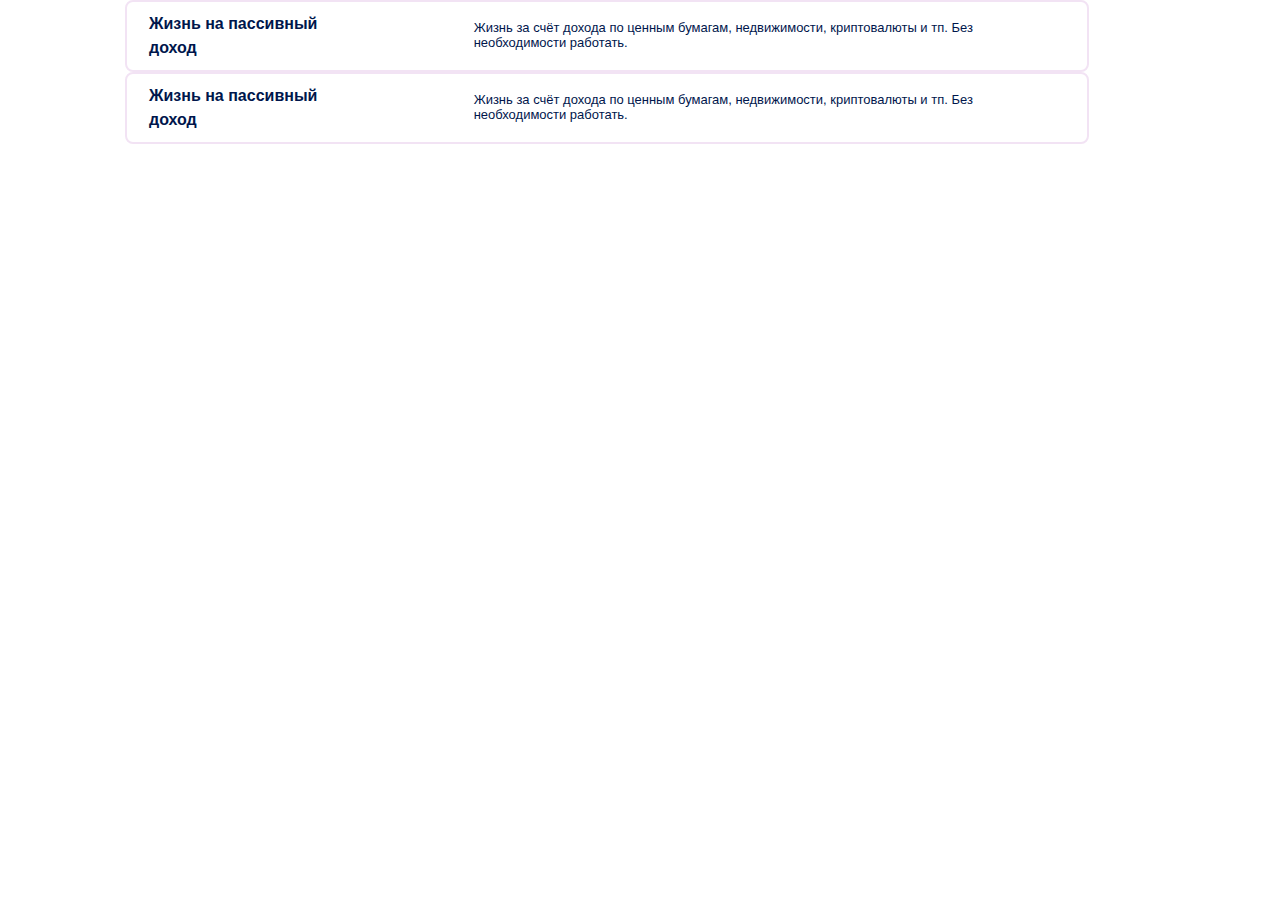
<file: index.html>
<!DOCTYPE html>
<html lang="ru">
<head>
  <meta charset="UTF-8">
  <meta name="viewport" content="width=device-width, initial-scale=1, shrink-to-fit=no">
     <!-- Bootstrap CSS -->
  <link rel="stylesheet" href="https://maxcdn.bootstrapcdn.com/bootstrap/4.0.0/css/bootstrap.min.css" integrity="sha384-Gn5384xqQ1aoWXA+058RXPxPg6fy4IWvTNh0E263XmFcJlSAwiGgFAW/dAiS6JXm" crossorigin="anonymous">
   <!-- Main CSS -->
   <link rel="stylesheet" href="assets/css/main.css">
   <link rel="stylesheet" href="./assets/fonts/DaysOne/fonts.css" type="text/css" charset="utf-8" />


  <title>workway</title>
</head>
<body>
<header>
   
</header>


<main>
<div class="container">
  

  <ol id="gridly" class="gridly">

    <!-- <div class="d-flex"> -->
        <!-- <div class="gridly_item_count gridly_item_count_1 fs-24 color_pink" style="display: block;">1</div> -->
    
                <li class="gridly_item d-flex align-items-center">
                    
                    <!-- <div class="gridly_item_count gridly_item_count_1 fs-24 color_pink">1</div> -->
                    <div class="d-md-flex d-block align-items-center justify-content-between quiz_drag_item">
                        <div class="text_1 fw-700">Жизнь на
                            пассивный доход</div>
    
                        <div class="d-md-block d-none text_2 fs-13">Жизнь за счёт
                            дохода по ценным
                            бумагам,
                            недвижимости, криптовалюты и
                            тп. Без
                            необходимости
                            работать.</div>
                            <svg class="arrow_dawn" width="16" height="16" viewBox="0 0 16 16" fill="none" xmlns="http://www.w3.org/2000/svg">
                                <path d="M13.332 5.99992L7.9987 11.3333L2.66537 5.99992" stroke="#F2E3F4" stroke-width="2" stroke-linecap="round" stroke-linejoin="round"/>
                            </svg>
    
    
                    </div>
                    
                
                </li>
            <!-- </div> -->
            
    
                <li class="gridly_item d-flex align-items-center">
                    
                    <!-- <div class="gridly_item_count fs-24 color_pink">2</div> -->
                    <div class="d-md-flex d-block align-items-center justify-content-between quiz_drag_item">
                        <div class="text_1 fw-700">Жизнь на
                            пассивный доход</div>
    
                        <div class="d-md-block d-none text_2 fs-13">Жизнь за счёт
                            дохода по ценным
                            бумагам,
                            недвижимости, криптовалюты и
                            тп. Без
                            необходимости
                            работать.</div>
                            <svg class="arrow_dawn" width="16" height="16" viewBox="0 0 16 16" fill="none" xmlns="http://www.w3.org/2000/svg">
                                <path d="M13.332 5.99992L7.9987 11.3333L2.66537 5.99992" stroke="#F2E3F4" stroke-width="2" stroke-linecap="round" stroke-linejoin="round"/>
                            </svg>
                    </div>
                
                </li>
                <!-- <li class="gridly_item d-flex align-items-center">
                    <div class="gridly_item_count fs-24 color_pink">3</div>
                    <div class="d-md-flex d-block align-items-center justify-content-between quiz_drag_item">
                        <div class="text_1 fw-700">Жизнь на
                            пассивный доход</div>
    
                        <div class="d-md-block d-none text_2 fs-13">Жизнь за счёт
                            дохода по ценным
                            бумагам,
                            недвижимости, криптовалюты и
                            тп. Без
                            необходимости
                            работать.</div>
                            <svg class="arrow_dawn" width="16" height="16" viewBox="0 0 16 16" fill="none" xmlns="http://www.w3.org/2000/svg">
                                <path d="M13.332 5.99992L7.9987 11.3333L2.66537 5.99992" stroke="#F2E3F4" stroke-width="2" stroke-linecap="round" stroke-linejoin="round"/>
                            </svg>
                    </div>
                </li>
                <li class="gridly_item d-flex align-items-center">
                    <div class="fs-24 color_pink count_4">4</div>
                    <div class="d-md-flex d-block align-items-center justify-content-between quiz_drag_item">
                        <div class="text_1 fw-700">Жизнь на
                            пассивный доход</div>
    
                        <div class="d-md-block d-none text_2 fs-13">Жизнь за счёт
                            дохода по ценным
                            бумагам,
                            недвижимости, криптовалюты и
                            тп. Без
                            необходимости
                            работать.</div>
                            <svg class="arrow_dawn" width="16" height="16" viewBox="0 0 16 16" fill="none" xmlns="http://www.w3.org/2000/svg">
                                <path d="M13.332 5.99992L7.9987 11.3333L2.66537 5.99992" stroke="#F2E3F4" stroke-width="2" stroke-linecap="round" stroke-linejoin="round"/>
                            </svg>
                    </div>
                </li> -->
               
    
            </ol>

  
    </div>

</main>


<footer>
   
</footer>

<script src="https://code.jquery.com/jquery-3.2.1.slim.min.js" integrity="sha384-KJ3o2DKtIkvYIK3UENzmM7KCkRr/rE9/Qpg6aAZGJwFDMVNA/GpGFF93hXpG5KkN" crossorigin="anonymous"></script>
<script src="https://cdnjs.cloudflare.com/ajax/libs/popper.js/1.12.9/umd/popper.min.js" integrity="sha384-ApNbgh9B+Y1QKtv3Rn7W3mgPxhU9K/ScQsAP7hUibX39j7fakFPskvXusvfa0b4Q" crossorigin="anonymous"></script>
<script src="https://maxcdn.bootstrapcdn.com/bootstrap/4.0.0/js/bootstrap.min.js" integrity="sha384-JZR6Spejh4U02d8jOt6vLEHfe/JQGiRRSQQxSfFWpi1MquVdAyjUar5+76PVCmYl" crossorigin="anonymous"></script>

<script src="./assets/js/drag-and-drop.js"></script>

 <!-- Bootstrap JS -->

 
</body>
</html>
</file>
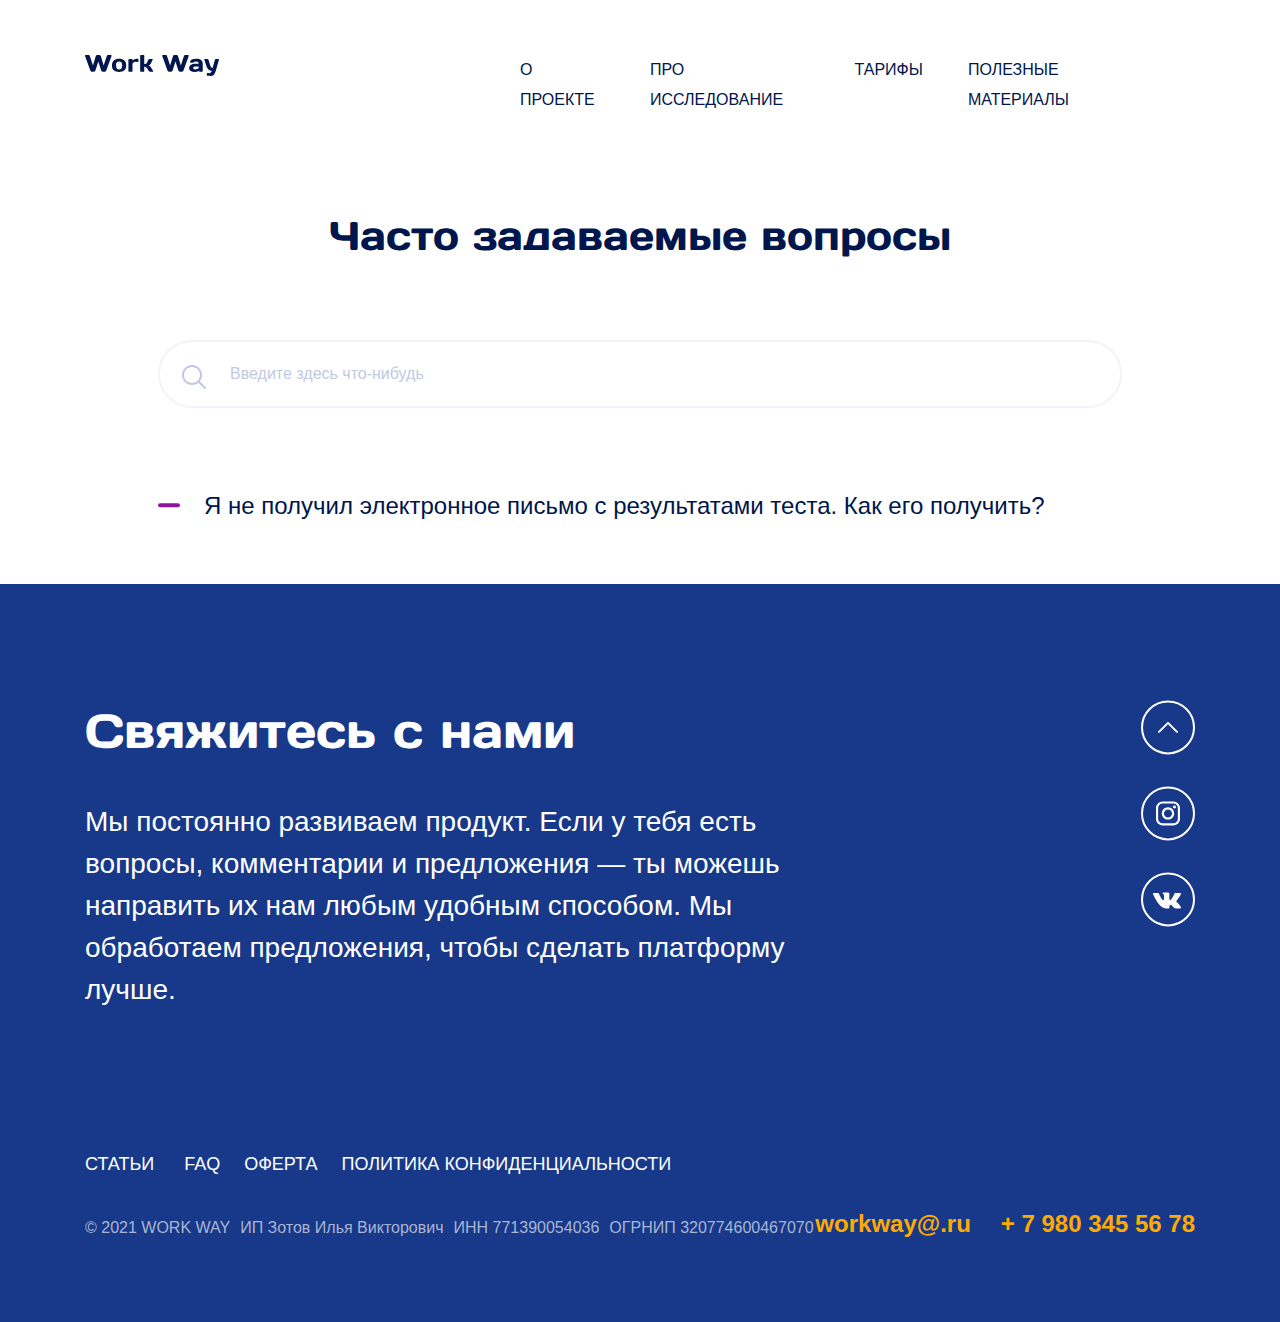
<file: FAQ.html>
<!DOCTYPE html>
<html lang="ru">
<head>
  <meta charset="UTF-8">
  <meta name="viewport" content="width=device-width, initial-scale=1, shrink-to-fit=no">
     <!-- Bootstrap CSS -->
  <link rel="stylesheet" href="https://maxcdn.bootstrapcdn.com/bootstrap/4.0.0/css/bootstrap.min.css" integrity="sha384-Gn5384xqQ1aoWXA+058RXPxPg6fy4IWvTNh0E263XmFcJlSAwiGgFAW/dAiS6JXm" crossorigin="anonymous">
   <!-- Main CSS -->

   <link rel="stylesheet" href="assets/css/main.css">

   <link rel="stylesheet" href="./assets/fonts/DaysOne/fonts.css" type="text/css" charset="utf-8" />


  <title>workway</title>
</head>
<body>
    <header>
        <div class="container">
            <ul class="header header_mobile">
                <li>
                    <svg class="header_logo" width="134" height="21" viewBox="0 0 134 21" fill="none" xmlns="http://www.w3.org/2000/svg">
                        <path d="M0.05901 0.984375C0.01967 0.890625 0 0.785156 0 0.667969C0 0.542969 0.066878 0.402344 0.200634 0.246094C0.342258 0.0820312 0.55076 0 0.826141 0H3.41078C3.71763 0 4.00088 0.105469 4.26052 0.316406C4.52017 0.527344 4.70507 0.792969 4.81522 1.11328L7.93095 10.3945L10.8106 1.11328C11.0388 0.371094 11.507 0 12.2151 0H14.3866C15.0948 0 15.5629 0.371094 15.7911 1.11328L18.6708 10.3945L21.7865 1.11328C21.8967 0.792969 22.0816 0.527344 22.3412 0.316406C22.6008 0.105469 22.8841 0 23.1909 0H25.7756C26.0431 0 26.2437 0.0820312 26.3775 0.246094C26.5191 0.402344 26.5899 0.542969 26.5899 0.667969C26.5899 0.785156 26.5742 0.890625 26.5427 0.984375L21.279 15.6094C20.9879 16.4062 20.4214 16.8047 19.5795 16.8047H17.8682C16.9949 16.8047 16.4323 16.4062 16.1806 15.6094L13.3009 6.58594L10.4212 15.6094C10.1615 16.4062 9.59897 16.8047 8.73349 16.8047H7.01039C6.17638 16.8047 5.61382 16.4062 5.32271 15.6094L0.05901 0.984375Z" fill="#00164C"/>
                        <path d="M28.8087 15.3516C27.5813 14.2266 26.9676 12.5703 26.9676 10.3828C26.9676 8.1875 27.5813 6.53125 28.8087 5.41406C30.0361 4.28906 31.7985 3.72656 34.096 3.72656C36.4013 3.72656 38.1677 4.28906 39.3951 5.41406C40.6225 6.53125 41.2362 8.1875 41.2362 10.3828C41.2362 12.5703 40.6225 14.2266 39.3951 15.3516C38.1677 16.4766 36.4013 17.0391 34.096 17.0391C31.7985 17.0391 30.0361 16.4766 28.8087 15.3516ZM31.7946 7.33594C31.3068 7.96875 31.0629 8.98047 31.0629 10.3711C31.0629 11.7617 31.3068 12.7773 31.7946 13.418C32.2824 14.0586 33.0496 14.3789 34.096 14.3789C35.1503 14.3789 35.9214 14.0586 36.4092 13.418C36.9049 12.7773 37.1527 11.7617 37.1527 10.3711C37.1527 8.98047 36.9049 7.96875 36.4092 7.33594C35.9214 6.70312 35.1503 6.38672 34.096 6.38672C33.0496 6.38672 32.2824 6.70312 31.7946 7.33594Z" fill="#00164C"/>
                        <path d="M52.3655 6.9375L50.548 6.86719C49.4858 6.86719 48.4708 7.44531 47.5031 8.60156V16.0898C47.5031 16.3008 47.4323 16.4727 47.2906 16.6055C47.1569 16.7383 46.9877 16.8047 46.7832 16.8047H44.1395C43.9271 16.8047 43.754 16.7383 43.6202 16.6055C43.4865 16.4727 43.4196 16.3008 43.4196 16.0898V4.6875C43.4196 4.47656 43.4865 4.30469 43.6202 4.17188C43.7618 4.03125 43.9349 3.96094 44.1395 3.96094H46.7832C46.9956 3.96094 47.1687 4.03125 47.3024 4.17188C47.4362 4.30469 47.5031 4.47656 47.5031 4.6875V5.42578C48.3056 4.84766 49.0767 4.42188 49.8163 4.14844C50.5637 3.86719 51.5394 3.72656 52.7432 3.72656C52.9556 3.72656 53.1287 3.79688 53.2625 3.9375C53.4041 4.07031 53.4749 4.23828 53.4749 4.44141V6.22266C53.4749 6.43359 53.4041 6.60547 53.2625 6.73828C53.1287 6.87109 52.9556 6.9375 52.7432 6.9375H52.3655Z" fill="#00164C"/>
                        <path d="M68.2156 16.2891C68.2156 16.6328 68.011 16.8047 67.6019 16.8047H65.3713C64.616 16.8047 64.0141 16.4375 63.5656 15.7031L62.0668 13.2773C61.4216 12.2383 60.4853 11.7188 59.2579 11.7188V16.0898C59.2579 16.3008 59.1871 16.4727 59.0454 16.6055C58.9117 16.7383 58.7425 16.8047 58.538 16.8047H55.8943C55.6819 16.8047 55.5088 16.7383 55.375 16.6055C55.2413 16.4727 55.1744 16.3008 55.1744 16.0898V0.726562C55.1744 0.515625 55.2413 0.34375 55.375 0.210938C55.5166 0.0703125 55.6897 0 55.8943 0H58.538C58.7504 0 58.9235 0.0703125 59.0572 0.210938C59.191 0.34375 59.2579 0.515625 59.2579 0.726562V9.04688C60.6269 9.04688 61.5632 8.51953 62.0668 7.46484L63.1997 5.07422C63.3571 4.73828 63.5892 4.46875 63.8961 4.26562C64.2029 4.0625 64.5334 3.96094 64.8874 3.96094H67.118C67.5114 3.96094 67.7081 4.11328 67.7081 4.41797C67.7081 4.58984 67.6452 4.80859 67.5193 5.07422L65.9968 8.26172C65.7372 8.79297 65.3831 9.25 64.9346 9.63281C64.4862 10.0156 64.0023 10.2617 63.483 10.3711C64.4508 10.6602 65.2887 11.3633 65.9968 12.4805L68.0032 15.7031C68.1369 15.9297 68.2077 16.125 68.2156 16.2891Z" fill="#00164C"/>
                        <path d="M77.2441 0.984375C77.2048 0.890625 77.1851 0.785156 77.1851 0.667969C77.1851 0.542969 77.252 0.402344 77.3858 0.246094C77.5274 0.0820312 77.7359 0 78.0113 0H80.5959C80.9028 0 81.186 0.105469 81.4457 0.316406C81.7053 0.527344 81.8902 0.792969 82.0003 1.11328L85.1161 10.3945L87.9958 1.11328C88.2239 0.371094 88.6921 0 89.4002 0H91.5718C92.2799 0 92.748 0.371094 92.9762 1.11328L95.8559 10.3945L98.9716 1.11328C99.0818 0.792969 99.2667 0.527344 99.5263 0.316406C99.786 0.105469 100.069 0 100.376 0H102.961C103.228 0 103.429 0.0820312 103.563 0.246094C103.704 0.402344 103.775 0.542969 103.775 0.667969C103.775 0.785156 103.759 0.890625 103.728 0.984375L98.4641 15.6094C98.173 16.4062 97.6065 16.8047 96.7647 16.8047H95.0534C94.18 16.8047 93.6175 16.4062 93.3657 15.6094L90.486 6.58594L87.6063 15.6094C87.3467 16.4062 86.7841 16.8047 85.9186 16.8047H84.1955C83.3615 16.8047 82.799 16.4062 82.5078 15.6094L77.2441 0.984375Z" fill="#00164C"/>
                        <path d="M105.711 15.9609C104.672 15.2422 104.153 14.2266 104.153 12.9141C104.153 11.6016 104.672 10.5938 105.711 9.89062C106.757 9.1875 108.102 8.83594 109.747 8.83594H113.653C113.653 7.92188 113.461 7.28516 113.075 6.92578C112.69 6.56641 112.013 6.38672 111.045 6.38672C110.085 6.38672 109.409 6.625 109.015 7.10156C108.63 7.57031 108.154 7.80469 107.587 7.80469H105.829C105.616 7.80469 105.439 7.73828 105.298 7.60547C105.164 7.46484 105.097 7.29297 105.097 7.08984C105.097 4.84766 107.241 3.72656 111.529 3.72656C113.402 3.72656 114.904 4.14453 116.037 4.98047C117.17 5.80859 117.737 7.09375 117.737 8.83594V16.0898C117.737 16.3008 117.67 16.4727 117.536 16.6055C117.402 16.7383 117.229 16.8047 117.017 16.8047H114.739C114.527 16.8047 114.354 16.7383 114.22 16.6055C114.086 16.4648 114.019 16.293 114.019 16.0898V15.7266C112.776 16.6094 111.34 17.0469 109.711 17.0391C108.091 17.0391 106.757 16.6797 105.711 15.9609ZM110.03 11.4961C109.479 11.4961 109.043 11.6289 108.72 11.8945C108.405 12.1602 108.248 12.5039 108.248 12.9258C108.248 13.3477 108.413 13.6953 108.744 13.9688C109.074 14.2422 109.542 14.3789 110.148 14.3789C111.36 14.3789 112.528 14.0273 113.653 13.3242V11.4961H110.03Z" fill="#00164C"/>
                        <path d="M122.93 18.0234L124.476 18.2227C125.585 18.2227 126.36 17.4141 126.801 15.7969C125.463 15.7969 124.346 15.3984 123.449 14.6016C122.552 13.7969 121.781 12.3711 121.136 10.3242L119.377 4.66406C119.354 4.60156 119.342 4.53125 119.342 4.45312C119.342 4.36719 119.389 4.26562 119.484 4.14844C119.586 4.03125 119.735 3.96875 119.932 3.96094H122.399C122.627 3.96094 122.843 4.03906 123.048 4.19531C123.26 4.34375 123.398 4.53125 123.461 4.75781L125.007 9.72656C125.392 10.9453 125.782 11.7891 126.175 12.2578C126.577 12.7266 127.049 12.9609 127.592 12.9609L129.94 4.75781C130.003 4.53125 130.125 4.34375 130.306 4.19531C130.495 4.03906 130.703 3.96094 130.931 3.96094H133.422C133.618 3.96094 133.764 4.02344 133.858 4.14844C133.953 4.27344 134 4.37891 134 4.46484C134 4.54297 133.992 4.60938 133.976 4.66406L130.884 15.6094C130.334 17.5469 129.649 18.9297 128.831 19.7578C128.02 20.5859 126.974 21 125.691 21C124.409 21 123.5 20.9531 122.965 20.8594C122.438 20.7656 122.108 20.6484 121.974 20.5078C121.84 20.375 121.773 20.2188 121.773 20.0391V18.75C121.773 18.5391 121.84 18.3633 121.974 18.2227C122.108 18.0898 122.281 18.0234 122.493 18.0234H122.93Z" fill="#00164C"/>
                    </svg>
                </li>
                <li class="d-md-block d-none header_item"><a class="header_item_hover fw-500 fs-16" style="color: #00164C" href="#">О ПРОЕКТЕ</a></li>
                <li class="d-md-block d-none header_item"><a class="header_item_hover fw-500 fs-16" style="color: #00164C" href="#">ПРО ИССЛЕДОВАНИЕ</a></li>
                <li class="d-md-block d-none header_item "><a class="header_item_hover fw-500 fs-16" style="color: #00164C" href="#">ТАРИФЫ</a></li>
                <li class="d-md-block d-none header_item "><a class="header_item_hover fw-500 fs-16" style="color: #00164C" href="#">ПОЛЕЗНЫЕ МАТЕРИАЛЫ</a></li>
    
    
                <li class="d-md-none d-block" data-toggle="modal" data-target="#modal-burger" data-keyboard="true">
                    <svg id="burger" class="burger" width="20" height="20" viewBox="0 0 20 20" fill="none" xmlns="http://www.w3.org/2000/svg">
                        <path d="M19.1667 10.8161H0.833333C0.373332 10.8161 0 10.4427 0 9.98275C0 9.52275 0.373332 9.14941 0.833333 9.14941H19.1667C19.6267 9.14941 20 9.52275 20 9.98275C20 10.4427 19.6267 10.8161 19.1667 10.8161Z" fill="#00164C"/>
                        <path d="M19.1667 4.42741H0.833333C0.373332 4.42741 0 4.05408 0 3.59408C0 3.13407 0.373332 2.76074 0.833333 2.76074H19.1667C19.6267 2.76074 20 3.13407 20 3.59408C20 4.05408 19.6267 4.42741 19.1667 4.42741Z" fill="#00164C"/>
                        <path d="M19.1667 17.2048H0.833333C0.373332 17.2048 0 16.8314 0 16.3714C0 15.9114 0.373332 15.5381 0.833333 15.5381H19.1667C19.6267 15.5381 20 15.9114 20 16.3714C20 16.8314 19.6267 17.2048 19.1667 17.2048Z" fill="#00164C"/>
                    </svg>
                </li>
    
            </ul>
    
    
        </div>
    
    </header>


<main>

    


<div class="FAQ_container mt-40">
<h1 class="Days_One faq_header">Часто задаваемые вопросы</h1>
<input type="text" class="search search_FAQ_mobile" placeholder="Введите здесь что-нибудь">




<!-- Ответ на частые вопросы////////////////////////////////////////////////////////////////////////////////////////////////////////// -->
   
    <div class="row col-auto justify-content-between">
      <div class="col-12" style="padding-left: 0;">
      
        <div class="accordion-main accordion-main-faq" id="accordion1">
          <div class="accordion-item accordion-item-FAQ">
            <div class="accordion-link">
                <a class="d-flex align-items-center collapsed" data-toggle="collapse" data-target="#collapse1" aria-expanded="false" aria-controls="#collapse1" style="text-decoration: none;">
                    <!-- <svg class=" minus" width="22" height="5" viewBox="0 0 22 5" fill="none" xmlns="http://www.w3.org/2000/svg">
                        <rect y="0.195312" width="22" height="4" rx="2" fill="#9214A7"/>
                    </svg> -->
                    <svg class="mr-4" width="22" height="23" viewBox="0 0 22 23" fill="none" xmlns="http://www.w3.org/2000/svg">
                        <rect class="minus" y="9.19531" width="22" height="4" rx="2" fill="#9214A7"/>
                        <rect x="9" y="22.1953" width="22" height="4" rx="2" transform="rotate(-90 9 22.1953)" fill="#9214A7"/>
                    </svg>
                    <span class="fs-md-24 fs-14 fw-500">Я не получил электронное письмо с результатами теста. Как его получить?</span>
                </a>
            </div>
            <div class="accordion-body">
                <div id="collapse1" class="collapse" aria-labelledby="headingOne" data-parent="#accordion1" aria-expanded="false" style="height: 0px;">
                  <div class="fs-md-20 fs-12 collapsed_text_margin"><br>
                    Напишите о проблеме на support-ww@yandex.ru или позвоните нам, и мы пришлем результаты ответным письмом.
                  </div>
                      
                </div>
            </div>
          </div>


          
          
         
        </div>
        
      </div>
     
    </div>
  
<!-- Ответ на частые вопросы////////////////////////////////////////////////////////////////////////////////////////////////////////// -->






</div>





</main>



<div class="connection_container">
						
    <div class="connection connection_tarif">
        
        <div class="container d-md-flex d-block justify-content-between connection_margin connection_margin_tarif_mobile">
            <div>
                <div class="fs-md-48 fs-24 mb-md-40 mb-3 connection_header color_white Days_One">
                    Свяжитесь с нами
                </div>
                <div class="color_white connection_des fs-md-28 fs-16">Мы постоянно развиваем продукт. Если у тебя есть вопросы, комментарии и предложения — ты можешь направить их нам любым удобным способом. 
                Мы обработаем предложения, чтобы сделать платформу лучше.</div>
            </div>
    
            <ul class="connection_list d-md-block d-flex mt-md-0 mt-40 mb-md-0 mb-40">
                <li id="up_btn" class="connection_item mr-md-0 mr-4  mb-md-4 mb-0">
                    <svg class="connection_icon" width="54" height="55" viewBox="0 0 54 55" fill="none" xmlns="http://www.w3.org/2000/svg">
                        <circle class="connection_icon_active" cx="27" cy="27.4297" r="26" stroke="white" stroke-width="2"/>
                        <path class="connection_icon_active_path" d="M27.7133 22.2312C27.3247 21.8425 26.6753 21.8425 26.2857 22.2312L17.2952 31.1986C16.9016 31.5923 16.9016 32.2306 17.2952 32.6233C17.6889 33.0169 18.3282 33.0169 18.7218 32.6233L27 24.3682L35.2771 32.6243C35.6717 33.0179 36.3101 33.0179 36.7047 32.6243C37.0983 32.2306 37.0983 31.5923 36.7047 31.1996L27.7133 22.2312Z" fill="white"/>
                    </svg>
                </li>
                <li class="connection_item mr-md-0 mr-4  mb-md-4 mb-0">
                    <svg class="connection_icon" width="54" height="55" viewBox="0 0 54 55" fill="none" xmlns="http://www.w3.org/2000/svg">
                        <circle class="connection_icon_active" cx="27" cy="27.4297" r="26" stroke="white" stroke-width="2"/>
                        <path class="connection_icon_active_path" d="M32.3767 15.4297H21.623C17.9711 15.4297 15 18.4009 15 22.0528V32.8066C15 36.4586 17.9711 39.4297 21.623 39.4297H32.3767C36.0289 39.4297 39 36.4585 39 32.8066V22.0528C39.0001 18.4009 36.0289 15.4297 32.3767 15.4297ZM36.8707 32.8066C36.8707 35.2845 34.8548 37.3003 32.3769 37.3003H21.623C19.1452 37.3004 17.1294 35.2845 17.1294 32.8066V22.0528C17.1294 19.5751 19.1452 17.5591 21.623 17.5591H32.3767C34.8546 17.5591 36.8706 19.5751 36.8706 22.0528V32.8066H36.8707Z" fill="white"/>
                        <path class="connection_icon_active_path" d="M27.0001 21.2461C23.5901 21.2461 20.8159 24.0203 20.8159 27.4303C20.8159 30.8402 23.5901 33.6142 27.0001 33.6142C30.4101 33.6142 33.1843 30.8402 33.1843 27.4303C33.1843 24.0203 30.4101 21.2461 27.0001 21.2461ZM27.0001 31.4847C24.7644 31.4847 22.9453 29.6659 22.9453 27.4301C22.9453 25.1943 24.7642 23.3753 27.0001 23.3753C29.236 23.3753 31.0549 25.1943 31.0549 27.4301C31.0549 29.6659 29.2358 31.4847 27.0001 31.4847Z" fill="white"/>
                        <path class="connection_icon_active_path" d="M33.4434 19.4404C33.0331 19.4404 32.6301 19.6065 32.3404 19.8975C32.0492 20.1871 31.8818 20.5903 31.8818 21.002C31.8818 21.4124 32.0493 21.8154 32.3404 22.1064C32.63 22.396 33.0331 22.5635 33.4434 22.5635C33.8551 22.5635 34.2568 22.396 34.5478 22.1064C34.8389 21.8154 35.005 21.4123 35.005 21.002C35.005 20.5903 34.8389 20.1871 34.5478 19.8975C34.2582 19.6065 33.8551 19.4404 33.4434 19.4404Z" fill="white"/>
                    </svg>    
                </li>
                <li class=" mr-md-0 mr-4  mb-md-4 mb-0">
                    <svg class="connection_icon" width="54" height="55" viewBox="0 0 54 55" fill="none" xmlns="http://www.w3.org/2000/svg">
                        <circle class="connection_icon_active" cx="27" cy="27.4297" r="26" stroke="white" stroke-width="2"/>
                        <path class="connection_icon_active_path" d="M36.0979 30.6033C37.0267 31.519 38.007 32.3804 38.8401 33.3884C39.208 33.8364 39.5564 34.2986 39.823 34.8184C40.2006 35.5574 39.8585 36.3706 39.2024 36.4147L35.1232 36.4128C34.0712 36.5009 33.2319 36.0733 32.5262 35.3469C31.9614 34.7661 31.4384 34.1479 30.8953 33.5474C30.6727 33.302 30.4397 33.071 30.1613 32.8885C29.6045 32.5235 29.1211 32.6352 28.8029 33.2217C28.4788 33.8182 28.4053 34.4786 28.3734 35.1434C28.3297 36.1133 28.0394 36.3683 27.0746 36.4127C25.0126 36.5109 23.0556 36.1959 21.2377 35.1455C19.6349 34.2196 18.3921 32.9123 17.3102 31.4325C15.2041 28.5509 13.5911 25.3844 12.1414 22.1292C11.8151 21.3958 12.0537 21.0022 12.8551 20.9882C14.1858 20.9621 15.5164 20.964 16.8487 20.9863C17.3895 20.9943 17.7476 21.3075 17.9564 21.8235C18.6764 23.611 19.5573 25.3117 20.6631 26.8881C20.9576 27.3078 21.2579 27.7275 21.6854 28.0229C22.1585 28.35 22.5187 28.2416 22.7412 27.7095C22.8824 27.3721 22.9442 27.0087 22.9761 26.6474C23.0815 25.4042 23.0954 24.1631 22.9105 22.9242C22.797 22.1511 22.3657 21.6506 21.6017 21.5043C21.2118 21.4297 21.2698 21.2832 21.4586 21.0585C21.7865 20.6709 22.0948 20.4297 22.7096 20.4297H27.3196C28.0454 20.5743 28.2065 20.9035 28.3059 21.6409L28.3098 26.8116C28.3019 27.0971 28.451 27.9442 28.9602 28.1331C29.3678 28.2676 29.6364 27.9384 29.881 27.6775C30.9847 26.4946 31.7725 25.0966 32.4762 23.6491C32.7886 23.0125 33.0571 22.3515 33.3174 21.691C33.5102 21.201 33.8128 20.9598 34.3595 20.9705L38.7964 20.9744C38.928 20.9744 39.0611 20.9764 39.1885 20.9984C39.9362 21.1271 40.1411 21.4518 39.9101 22.189C39.5463 23.3456 38.8384 24.3095 38.1462 25.2778C37.4063 26.3116 36.6149 27.3101 35.8811 28.35C35.207 29.2998 35.2605 29.7784 36.0979 30.6033Z" fill="white"/>
                    </svg>
                </li>
            </ul>
        </div>
    
    
        <div class="container">
            <footer class="footer">
                <div class="d-md-none d-block mb-5">
                    <div class="email fs-md24 fs-18 fw-700 mb-3"><a href="#" class="color_gold">workway@.ru</a></div>
                    <div class="email fs-md24 fs-18 fw-700 mb-3"><a href="#" class="color_gold">7 980 345 56 78</a></div>
                </div>
    
                <!-- <ul class="footer_list d-flex mb-40">
                    <li class="footer_item fs-md-18 fs-12"><a href="#" class="color_white footer_link">СТАТЬИ</a></li>
                    <li class="footer_item fs-md-18 fs-12"><a href="#" class="color_white footer_link">FAQ</a></li>
                    <li class="footer_item fs-md-18 fs-12"><a href="#" class="color_white footer_link">ПОЛИТИКА КОНФИДЕНЦИАЛЬНОСТИ</a></li>
                </ul> -->
                <ul class="footer_list d-flex mb-40" style="flex-wrap: wrap">
                    <li class="footer_item fs-md-18 fs-12 mb-md-0 mb-2"><a href="#" class="color_white footer_link">СТАТЬИ</a></li>
                    <li class="footer_item fs-md-18 fs-12 mb-md-0 mb-2 mr-4"><a href="#" class="color_white footer_link">FAQ</a></li>
                    <li class="footer_item fs-md-18 fs-12 mb-md-0 mb-2 mr-4"><a href="#" class="color_white footer_link">ОФЕРТА</a></li>
                    <li class="footer_item fs-md-18 fs-12"><a href="#" class="color_white footer_link">ПОЛИТИКА КОНФИДЕНЦИАЛЬНОСТИ</a></li>
                </ul>
    
                <div class="d-md-flex d-block justify-content-between">
                    <ul class="requisites_list d-flex">
                        <li class="requisites_item"><div class="requisites_list_mobile_height fs-md-16 fs-10" style="color: #A8B5D3;">© 2021 WORK WAY</div></li>
                        <li class="requisites_item requisites_item_mobile_margin"><div class="color_blue_white requisites_list_mobile_height fs-md-16 fs-10" style="color: #A8B5D3;">ИП Зотов Илья Викторович</div></li>
                        <li class="requisites_item"><div class="color_blue_white requisites_list_mobile_height fs-md-16 fs-10" style="color: #A8B5D3;">ИНН <span style="color: #A8B5D3;">771390054036</span></div></li>
                        <li class="requisites_item"><div class="color_blue_white requisites_list_mobile_height fs-md-16 fs-10" style="color: #A8B5D3;">ОГРНИП <span style="color: #A8B5D3;">320774600467070</span></div></li>
                    </ul>
                    <div class="d-md-flex d-none" style="margin-top: -12px;">
                        <a href="mail.ru" class="email color_gold fs-md-24 fs-18 fw-700">workway@.ru</a>
                        <a  href="tel: 7-980-345-56-78" class="phone color_gold fs-md-24 fs-18 fw-700">+ 7 980 345 56 78</a>
                    </div>
                </div>
    
            </footer>
        </div>
        
    </div>
    
    </div>

 

    <!-- HEADER MODAL////////////////////////////////////////////////// -->

<div class="modal fade p-0" id="modal-burger" tabindex="-1" aria-labelledby="menu" aria-hidden="true">
    <div class="modal-dialog modal_burger">



    
        <div class="modal-content modal-content_burger" style="height: 100%; padding: 0;">
            <div class="modal-header p-0" style="border: none; z-index: 3;">
                
                <img id="close" data-dismiss="modal" aria-label="Close" class="close_modal" src="./assets/images/close 1.svg" alt="">
            </div>

            <ul class="header_mobile_burger d-block">
                <li class="header_item_burger mb-40"><a class="fw-500 fs-16 color_main" href="#">О ПРОЕКТЕ</a></li>
                <li class="header_item_burger mb-40"><a class="fw-500 fs-16 color_main" href="#">ПРО ИССЛЕДОВАНИЕ</a></li>
                <li class="header_item_burger mb-40"><a class="fw-500 fs-16 color_main" href="#">ТАРИФЫ</a></li>
                <li class="header_item_burger"><a class="fw-500 fs-16 color_main" href="#">ПОЛЕЗНЫЕ МАТЕРИАЛЫ</a></li>
            </ul>


            <div class="burger_blue_container" style="justify-self: end;">

                <div class="d-flex align-items-center pl-3 pr-3" style="margin-top: 26px; margin-bottom: 31px;">
                    <div style="position: relative;">
                        <img src="./assets/images/Linked Path Group.svg" alt="" style="animation: rotation 20s infinite linear;">
                        <img src="./assets/images/chat 1.svg" alt="" style="position: absolute; top: 36%; left: 43px;">
                    </div>

                    <div style="margin-left: 18px;">
                        <div class="fs-16 fw-500" style="color: #C0C9DF;">Есть вопрос?</div>
                        <div class="fs-14" style="width: 62%;">Заполни форму 
                            для обратной связи</div>

                    </div>
                </div>

                <div class="d-flex mb-32 pl-3 pr-3">
                    <img src="./assets/images/Instagram_burger.svg" class="mr-3" alt="">
                    <img src="./assets/images/Vk_burger.svg" alt="">
                </div>

                <div class="d-flex pl-3 pr-3">
                    <a href="tel: 7-980-345-56-78" class="fs-16 fw-700 mr-32 color_blue">7 980 345 56 78</a>
                    <a href="mail.ru" class="fs-16 fw-700 color_blue">workway@.ru</a>
                </div>
            </div>
           

        </div>
    </div>
</div>
<!-- ////////////////////////////////////////////////// -->

  

<script src="https://code.jquery.com/jquery-3.2.1.slim.min.js" integrity="sha384-KJ3o2DKtIkvYIK3UENzmM7KCkRr/rE9/Qpg6aAZGJwFDMVNA/GpGFF93hXpG5KkN" crossorigin="anonymous"></script>
<script src="https://cdnjs.cloudflare.com/ajax/libs/popper.js/1.12.9/umd/popper.min.js" integrity="sha384-ApNbgh9B+Y1QKtv3Rn7W3mgPxhU9K/ScQsAP7hUibX39j7fakFPskvXusvfa0b4Q" crossorigin="anonymous"></script>
<script src="https://maxcdn.bootstrapcdn.com/bootstrap/4.0.0/js/bootstrap.min.js" integrity="sha384-JZR6Spejh4U02d8jOt6vLEHfe/JQGiRRSQQxSfFWpi1MquVdAyjUar5+76PVCmYl" crossorigin="anonymous"></script>


<script>
    $('#up_btn').click(function(){
    window.scrollTo(pageYOffset, 0);
});
//     $('.plus .minus').click(function(){
//   $(this).toggleClass('minus');

// });
 

</script>
 
</body>
</html>
</file>
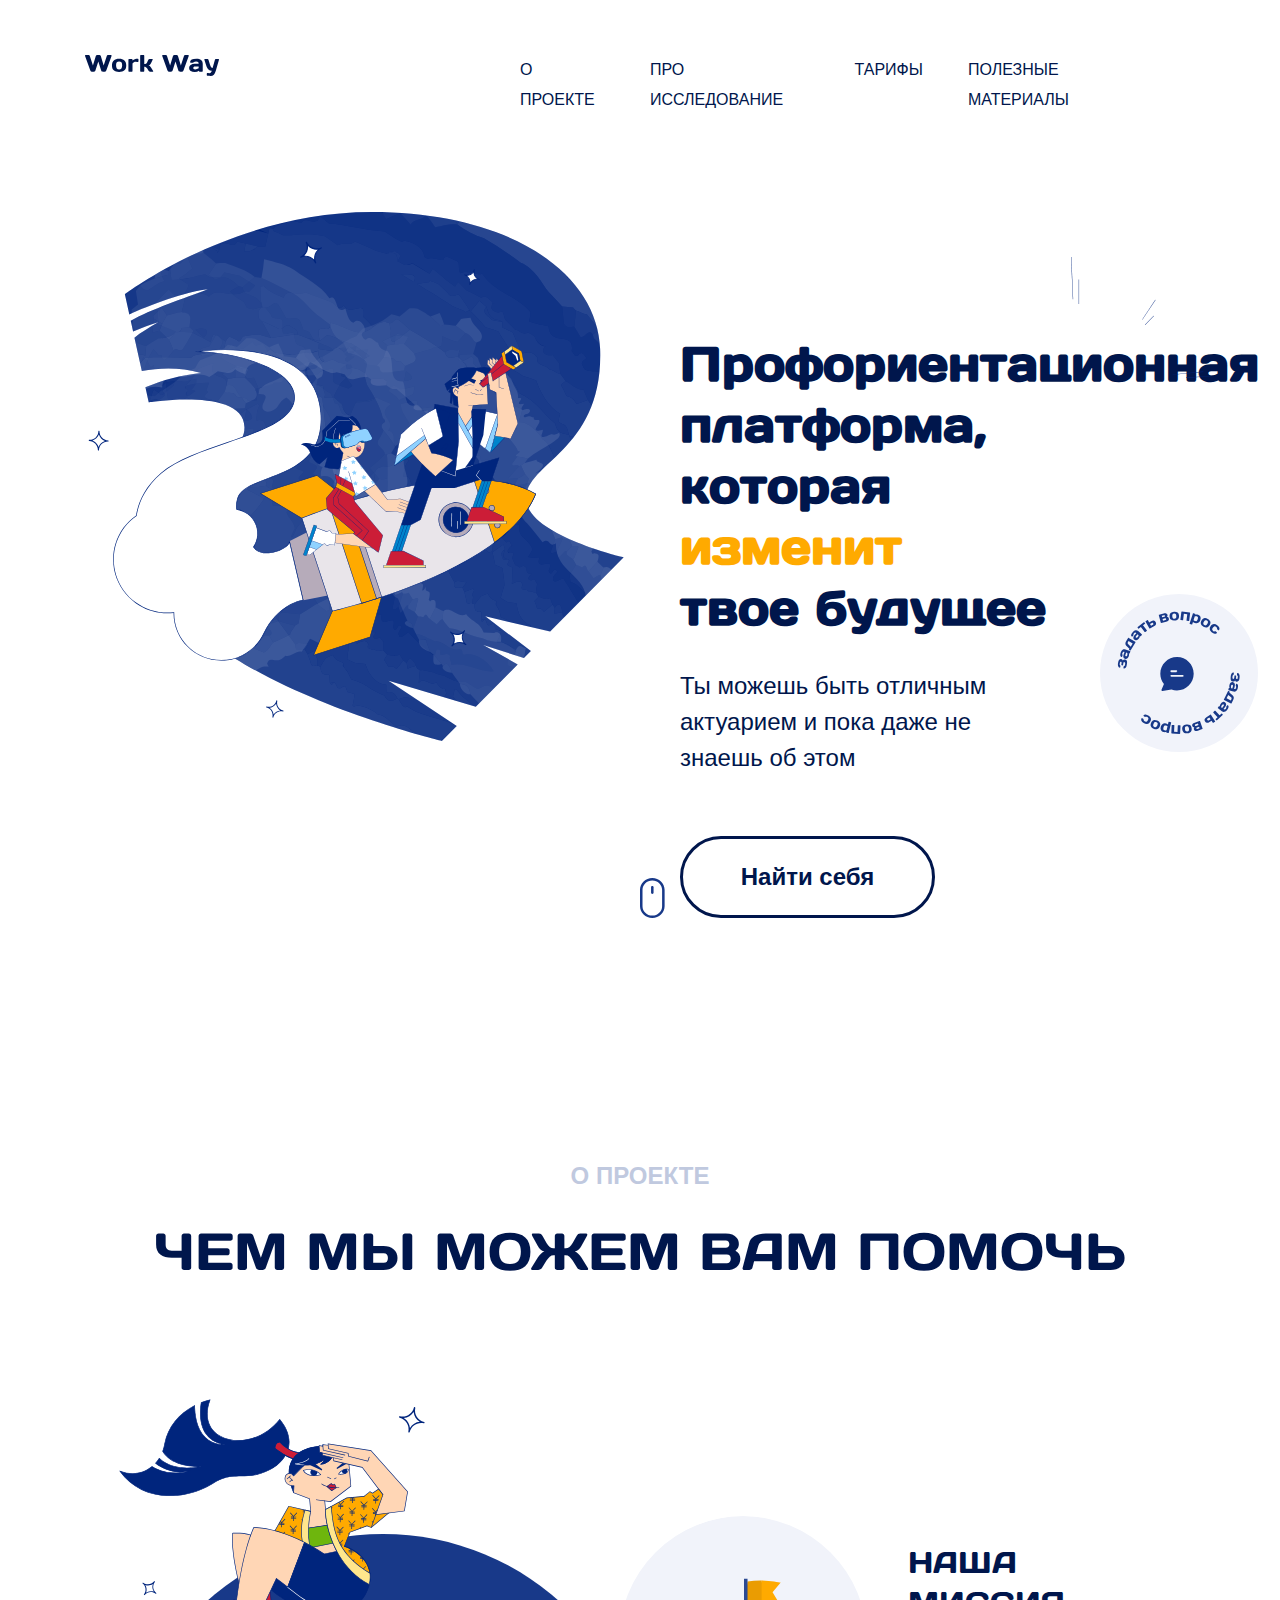
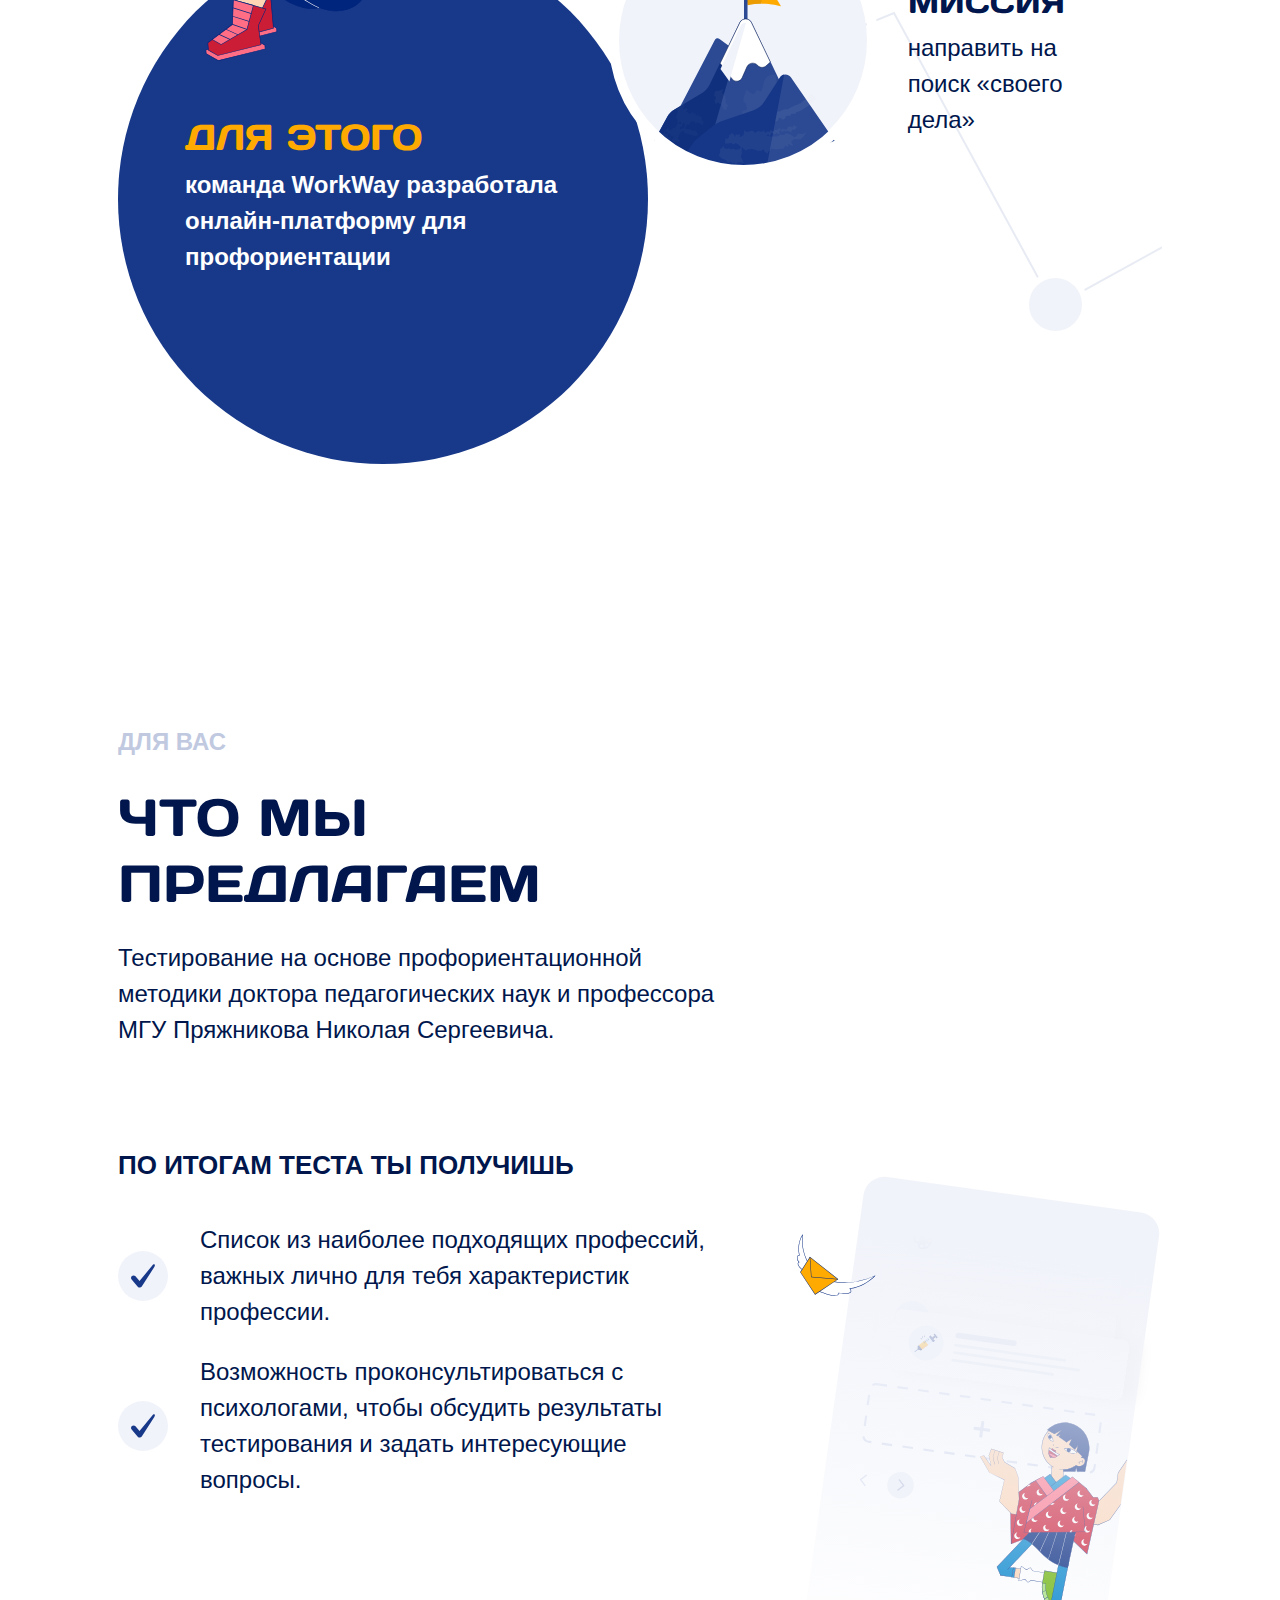
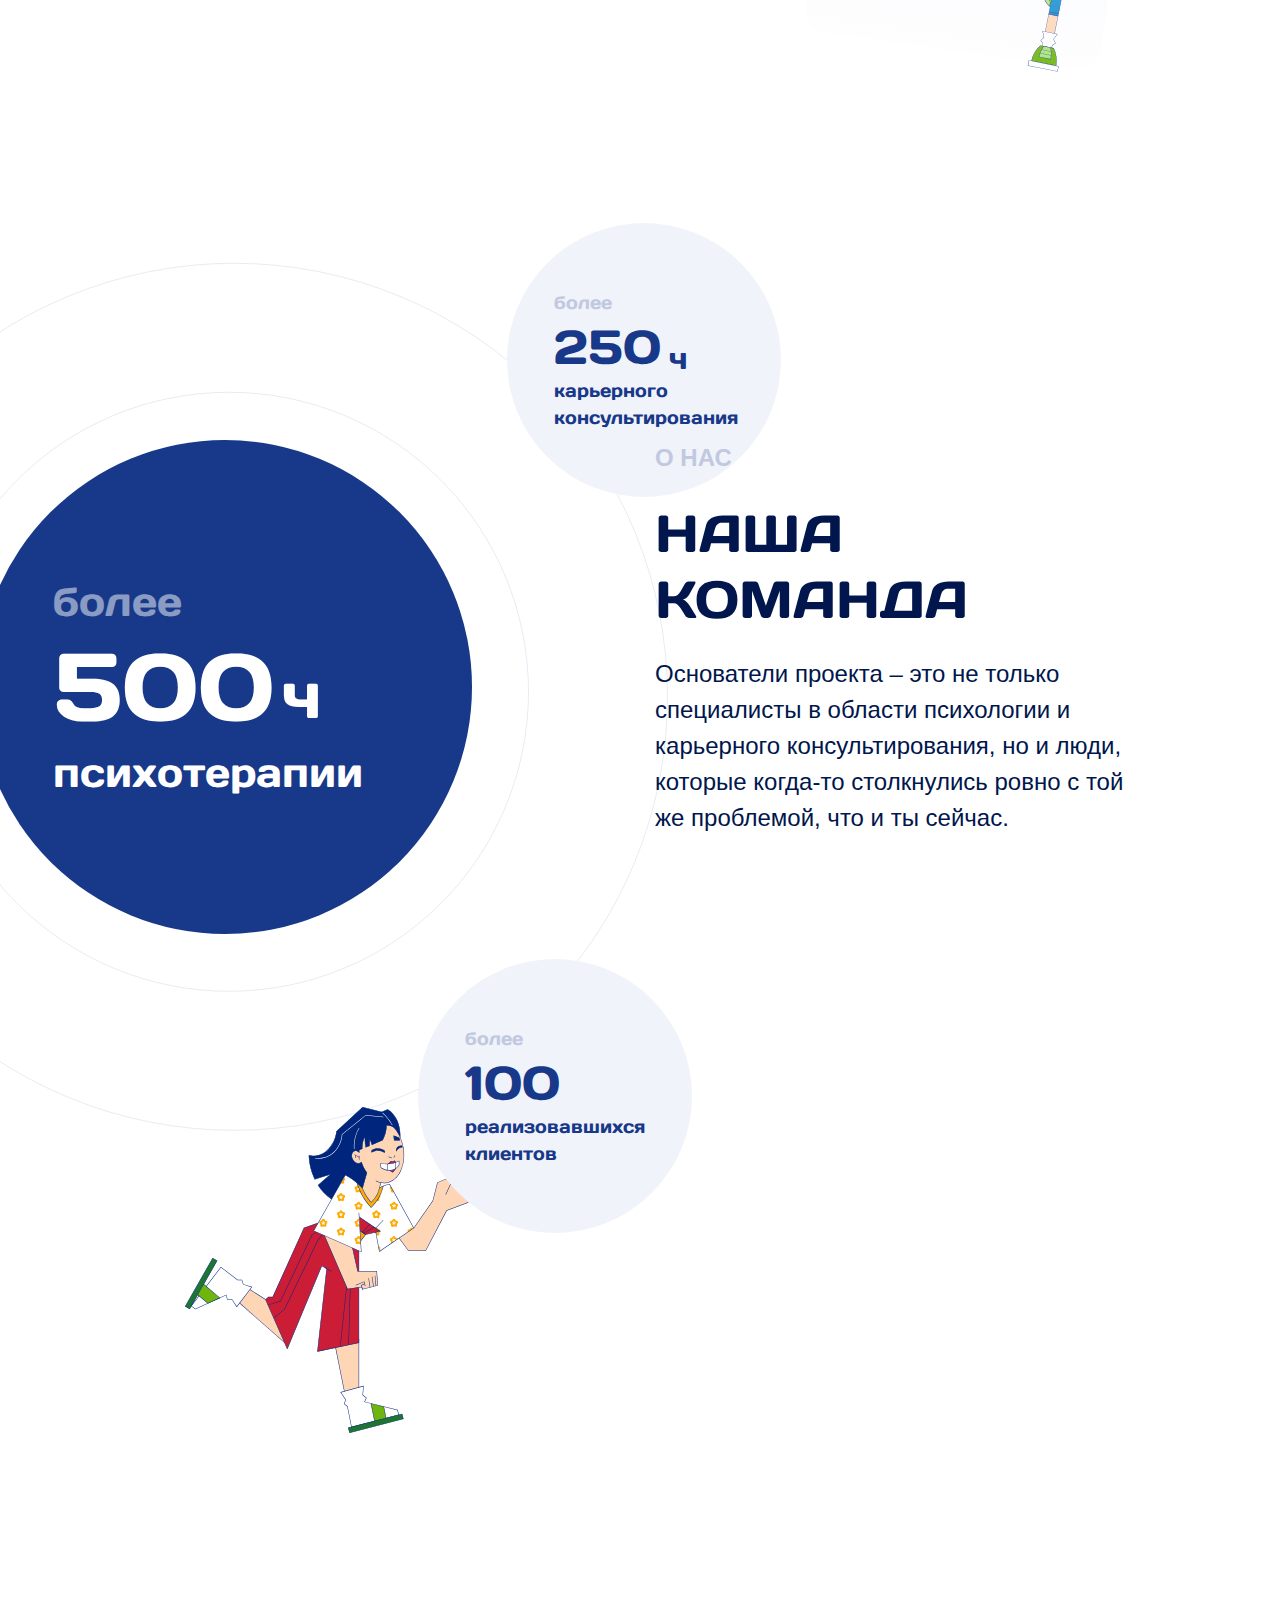
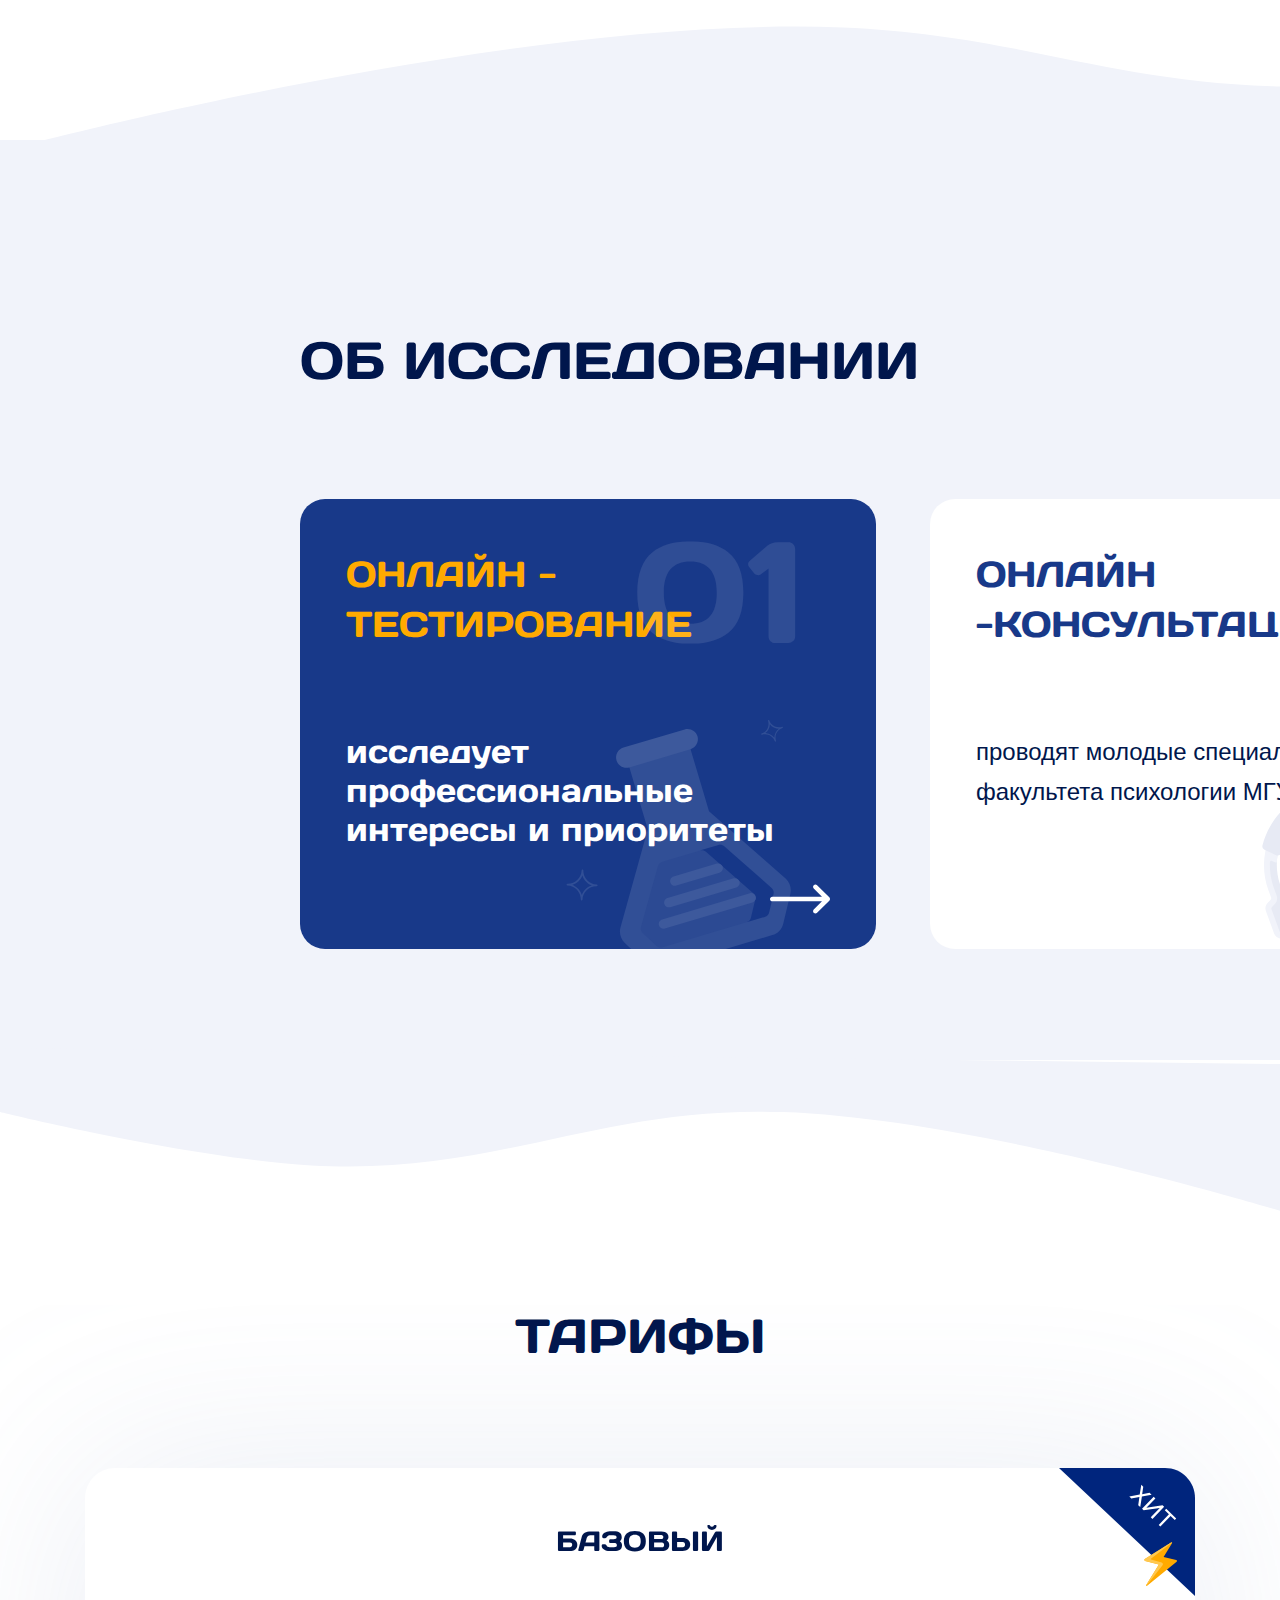
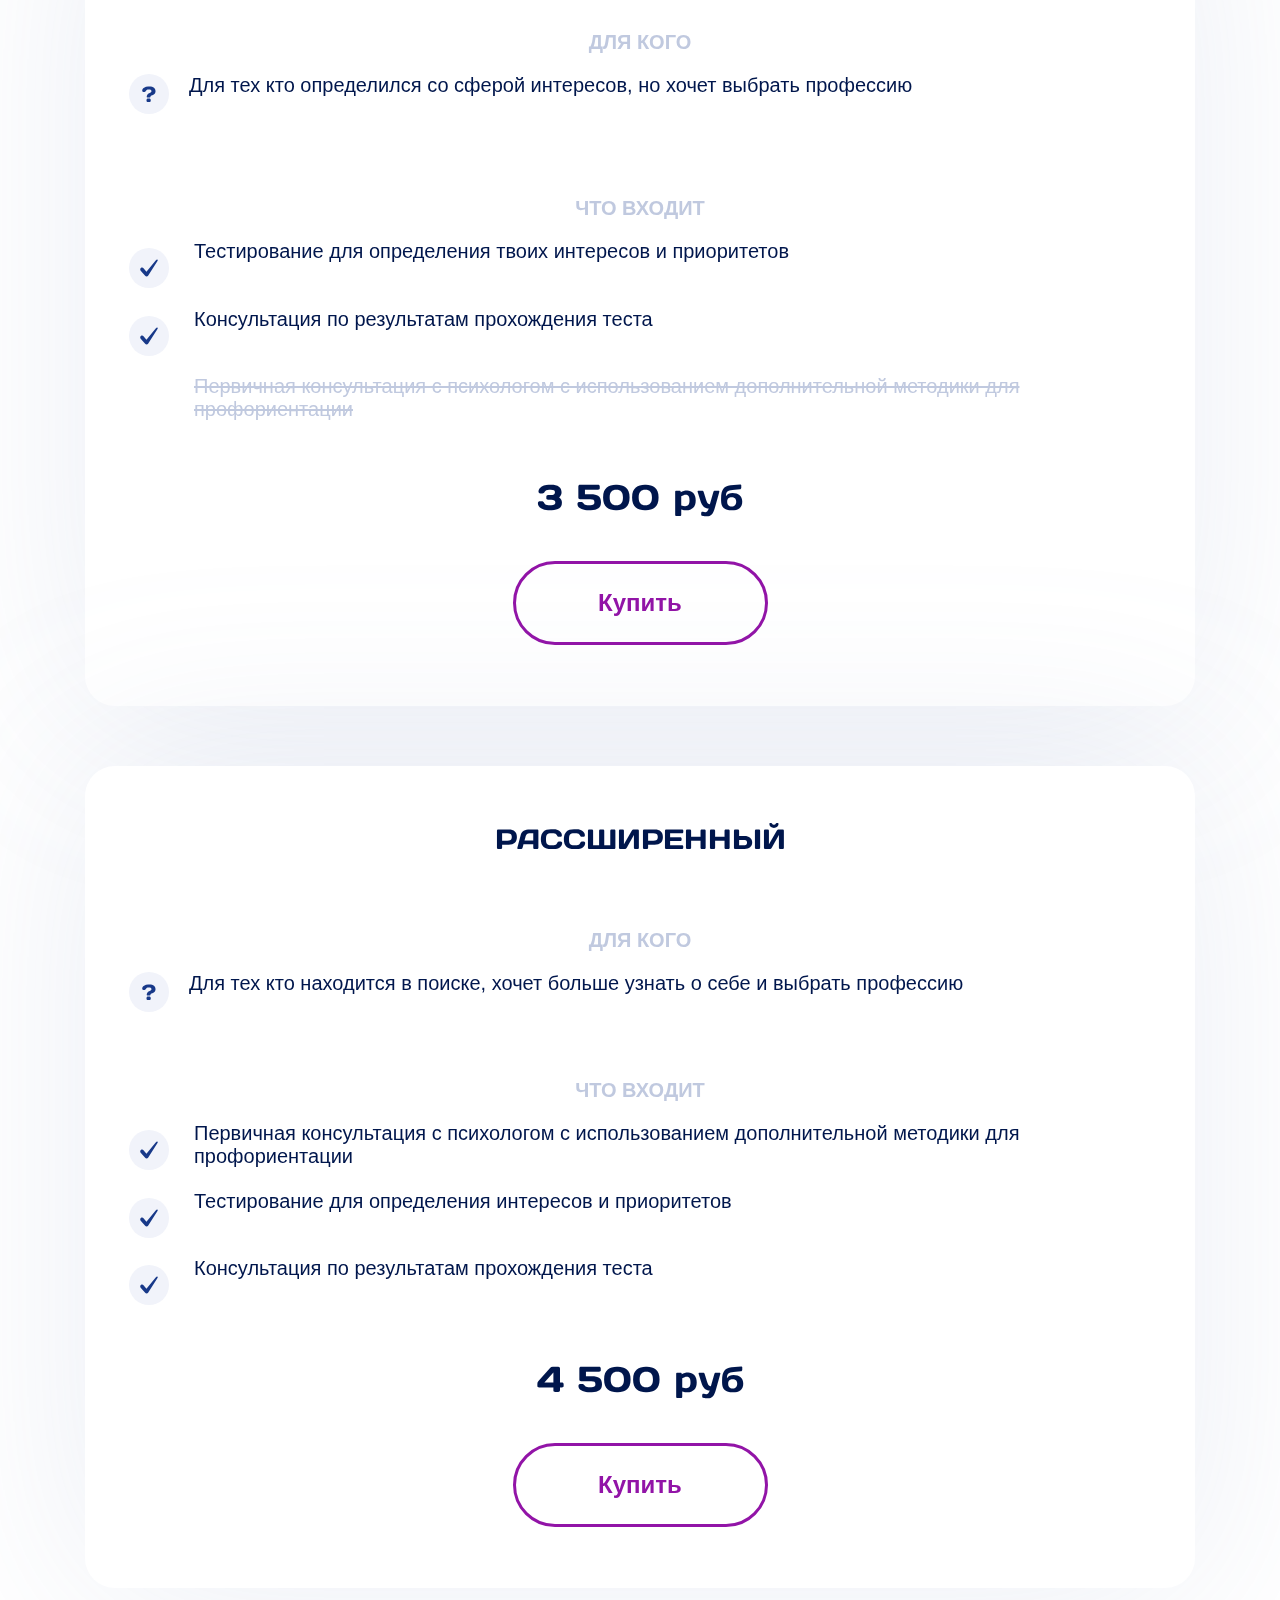
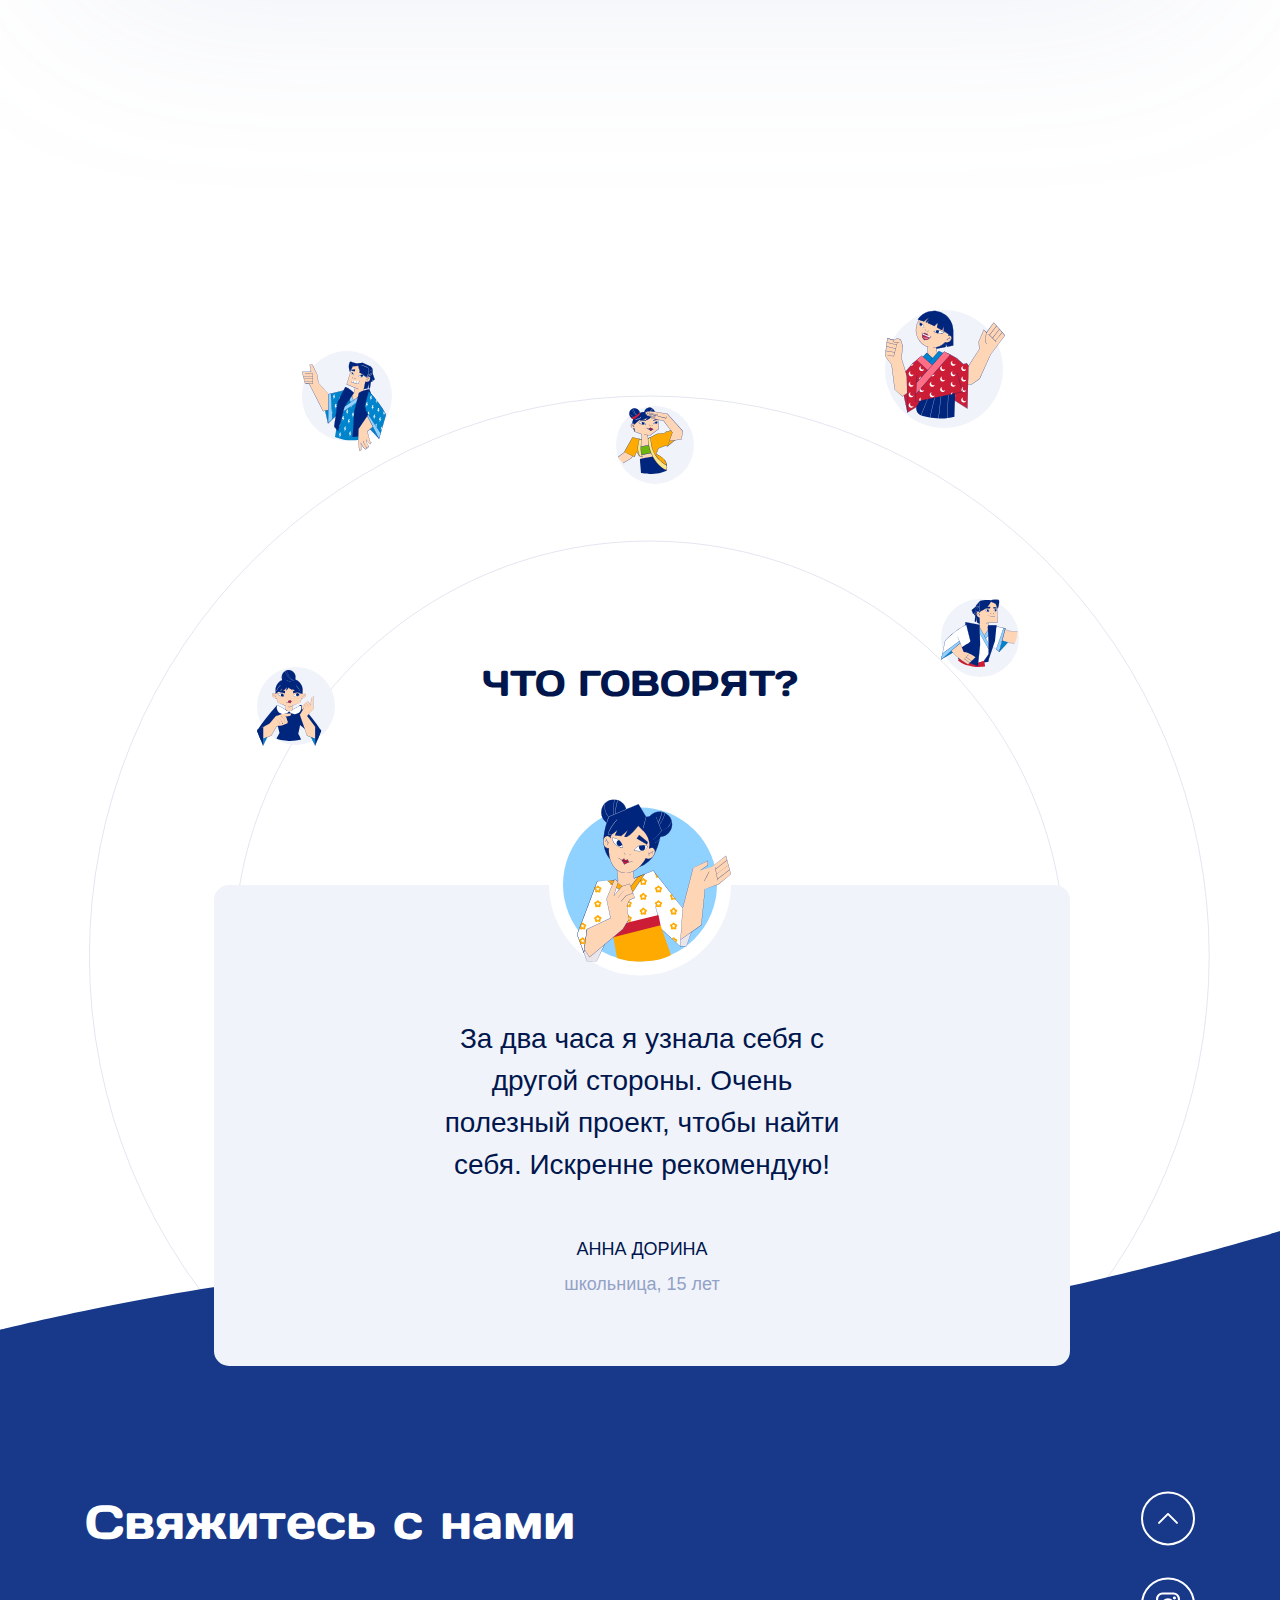
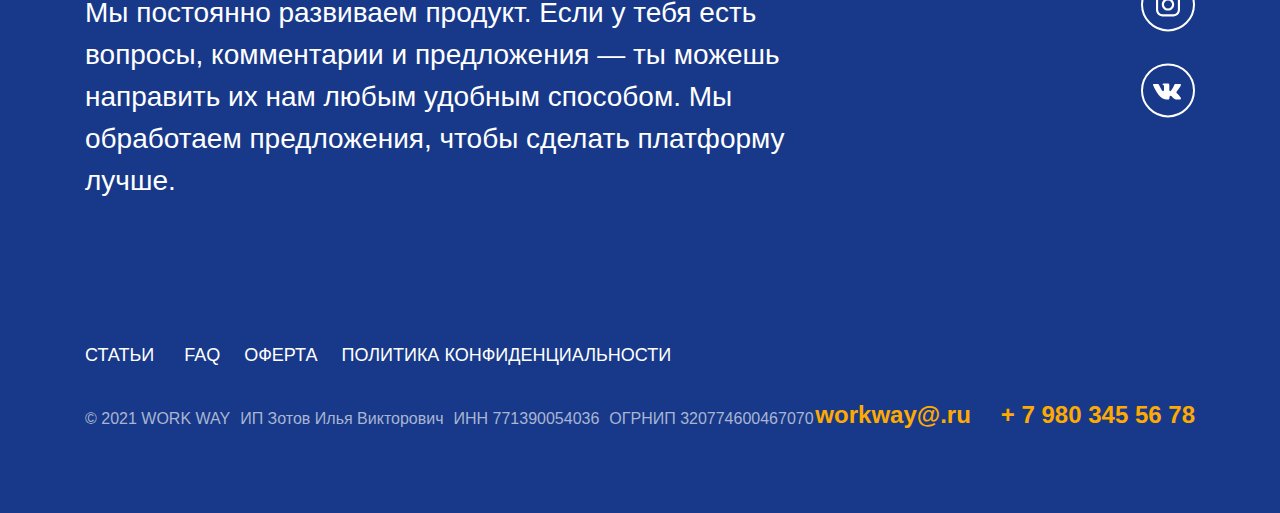
<file: page-home.html>
<!DOCTYPE html>
<html lang="ru">
<head>
  <meta charset="UTF-8">
  <meta name="viewport" content="width=device-width, initial-scale=1, shrink-to-fit=no">
     <!-- Bootstrap CSS -->
  <link rel="stylesheet" href="https://maxcdn.bootstrapcdn.com/bootstrap/4.0.0/css/bootstrap.min.css" integrity="sha384-Gn5384xqQ1aoWXA+058RXPxPg6fy4IWvTNh0E263XmFcJlSAwiGgFAW/dAiS6JXm" crossorigin="anonymous">
   <!-- Main CSS -->
   <link rel="stylesheet" href="assets/css/main.css">
   <link rel="stylesheet" href="./assets/fonts/DaysOne/fonts.css" type="text/css" charset="utf-8" />


  <title>workway</title>
</head>
<body>
    <div class="question question-main-mobile" style="position: fixed;" data-toggle="modal" data-target="#modal-question" data-keyboard="true">
        <div style="width: 158px; height: 158px; background-color: #F1F3FA; border-radius: 50%">
            <img src="./assets/images/Linked Path Group_23e2.svg" style="animation: rotation 20s infinite linear;  margin: 10px;">
            <img src="./assets/images/chat 1.svg" alt="" style="position: absolute;
            top: 40%;
            left: 38%;">
        </div>
    </div>
<header>
    <div class="container">
        <ul class="header header_mobile">
            <li>
                <svg class="header_logo" width="134" height="21" viewBox="0 0 134 21" fill="none" xmlns="http://www.w3.org/2000/svg">
                    <path d="M0.05901 0.984375C0.01967 0.890625 0 0.785156 0 0.667969C0 0.542969 0.066878 0.402344 0.200634 0.246094C0.342258 0.0820312 0.55076 0 0.826141 0H3.41078C3.71763 0 4.00088 0.105469 4.26052 0.316406C4.52017 0.527344 4.70507 0.792969 4.81522 1.11328L7.93095 10.3945L10.8106 1.11328C11.0388 0.371094 11.507 0 12.2151 0H14.3866C15.0948 0 15.5629 0.371094 15.7911 1.11328L18.6708 10.3945L21.7865 1.11328C21.8967 0.792969 22.0816 0.527344 22.3412 0.316406C22.6008 0.105469 22.8841 0 23.1909 0H25.7756C26.0431 0 26.2437 0.0820312 26.3775 0.246094C26.5191 0.402344 26.5899 0.542969 26.5899 0.667969C26.5899 0.785156 26.5742 0.890625 26.5427 0.984375L21.279 15.6094C20.9879 16.4062 20.4214 16.8047 19.5795 16.8047H17.8682C16.9949 16.8047 16.4323 16.4062 16.1806 15.6094L13.3009 6.58594L10.4212 15.6094C10.1615 16.4062 9.59897 16.8047 8.73349 16.8047H7.01039C6.17638 16.8047 5.61382 16.4062 5.32271 15.6094L0.05901 0.984375Z" fill="#00164C"/>
                    <path d="M28.8087 15.3516C27.5813 14.2266 26.9676 12.5703 26.9676 10.3828C26.9676 8.1875 27.5813 6.53125 28.8087 5.41406C30.0361 4.28906 31.7985 3.72656 34.096 3.72656C36.4013 3.72656 38.1677 4.28906 39.3951 5.41406C40.6225 6.53125 41.2362 8.1875 41.2362 10.3828C41.2362 12.5703 40.6225 14.2266 39.3951 15.3516C38.1677 16.4766 36.4013 17.0391 34.096 17.0391C31.7985 17.0391 30.0361 16.4766 28.8087 15.3516ZM31.7946 7.33594C31.3068 7.96875 31.0629 8.98047 31.0629 10.3711C31.0629 11.7617 31.3068 12.7773 31.7946 13.418C32.2824 14.0586 33.0496 14.3789 34.096 14.3789C35.1503 14.3789 35.9214 14.0586 36.4092 13.418C36.9049 12.7773 37.1527 11.7617 37.1527 10.3711C37.1527 8.98047 36.9049 7.96875 36.4092 7.33594C35.9214 6.70312 35.1503 6.38672 34.096 6.38672C33.0496 6.38672 32.2824 6.70312 31.7946 7.33594Z" fill="#00164C"/>
                    <path d="M52.3655 6.9375L50.548 6.86719C49.4858 6.86719 48.4708 7.44531 47.5031 8.60156V16.0898C47.5031 16.3008 47.4323 16.4727 47.2906 16.6055C47.1569 16.7383 46.9877 16.8047 46.7832 16.8047H44.1395C43.9271 16.8047 43.754 16.7383 43.6202 16.6055C43.4865 16.4727 43.4196 16.3008 43.4196 16.0898V4.6875C43.4196 4.47656 43.4865 4.30469 43.6202 4.17188C43.7618 4.03125 43.9349 3.96094 44.1395 3.96094H46.7832C46.9956 3.96094 47.1687 4.03125 47.3024 4.17188C47.4362 4.30469 47.5031 4.47656 47.5031 4.6875V5.42578C48.3056 4.84766 49.0767 4.42188 49.8163 4.14844C50.5637 3.86719 51.5394 3.72656 52.7432 3.72656C52.9556 3.72656 53.1287 3.79688 53.2625 3.9375C53.4041 4.07031 53.4749 4.23828 53.4749 4.44141V6.22266C53.4749 6.43359 53.4041 6.60547 53.2625 6.73828C53.1287 6.87109 52.9556 6.9375 52.7432 6.9375H52.3655Z" fill="#00164C"/>
                    <path d="M68.2156 16.2891C68.2156 16.6328 68.011 16.8047 67.6019 16.8047H65.3713C64.616 16.8047 64.0141 16.4375 63.5656 15.7031L62.0668 13.2773C61.4216 12.2383 60.4853 11.7188 59.2579 11.7188V16.0898C59.2579 16.3008 59.1871 16.4727 59.0454 16.6055C58.9117 16.7383 58.7425 16.8047 58.538 16.8047H55.8943C55.6819 16.8047 55.5088 16.7383 55.375 16.6055C55.2413 16.4727 55.1744 16.3008 55.1744 16.0898V0.726562C55.1744 0.515625 55.2413 0.34375 55.375 0.210938C55.5166 0.0703125 55.6897 0 55.8943 0H58.538C58.7504 0 58.9235 0.0703125 59.0572 0.210938C59.191 0.34375 59.2579 0.515625 59.2579 0.726562V9.04688C60.6269 9.04688 61.5632 8.51953 62.0668 7.46484L63.1997 5.07422C63.3571 4.73828 63.5892 4.46875 63.8961 4.26562C64.2029 4.0625 64.5334 3.96094 64.8874 3.96094H67.118C67.5114 3.96094 67.7081 4.11328 67.7081 4.41797C67.7081 4.58984 67.6452 4.80859 67.5193 5.07422L65.9968 8.26172C65.7372 8.79297 65.3831 9.25 64.9346 9.63281C64.4862 10.0156 64.0023 10.2617 63.483 10.3711C64.4508 10.6602 65.2887 11.3633 65.9968 12.4805L68.0032 15.7031C68.1369 15.9297 68.2077 16.125 68.2156 16.2891Z" fill="#00164C"/>
                    <path d="M77.2441 0.984375C77.2048 0.890625 77.1851 0.785156 77.1851 0.667969C77.1851 0.542969 77.252 0.402344 77.3858 0.246094C77.5274 0.0820312 77.7359 0 78.0113 0H80.5959C80.9028 0 81.186 0.105469 81.4457 0.316406C81.7053 0.527344 81.8902 0.792969 82.0003 1.11328L85.1161 10.3945L87.9958 1.11328C88.2239 0.371094 88.6921 0 89.4002 0H91.5718C92.2799 0 92.748 0.371094 92.9762 1.11328L95.8559 10.3945L98.9716 1.11328C99.0818 0.792969 99.2667 0.527344 99.5263 0.316406C99.786 0.105469 100.069 0 100.376 0H102.961C103.228 0 103.429 0.0820312 103.563 0.246094C103.704 0.402344 103.775 0.542969 103.775 0.667969C103.775 0.785156 103.759 0.890625 103.728 0.984375L98.4641 15.6094C98.173 16.4062 97.6065 16.8047 96.7647 16.8047H95.0534C94.18 16.8047 93.6175 16.4062 93.3657 15.6094L90.486 6.58594L87.6063 15.6094C87.3467 16.4062 86.7841 16.8047 85.9186 16.8047H84.1955C83.3615 16.8047 82.799 16.4062 82.5078 15.6094L77.2441 0.984375Z" fill="#00164C"/>
                    <path d="M105.711 15.9609C104.672 15.2422 104.153 14.2266 104.153 12.9141C104.153 11.6016 104.672 10.5938 105.711 9.89062C106.757 9.1875 108.102 8.83594 109.747 8.83594H113.653C113.653 7.92188 113.461 7.28516 113.075 6.92578C112.69 6.56641 112.013 6.38672 111.045 6.38672C110.085 6.38672 109.409 6.625 109.015 7.10156C108.63 7.57031 108.154 7.80469 107.587 7.80469H105.829C105.616 7.80469 105.439 7.73828 105.298 7.60547C105.164 7.46484 105.097 7.29297 105.097 7.08984C105.097 4.84766 107.241 3.72656 111.529 3.72656C113.402 3.72656 114.904 4.14453 116.037 4.98047C117.17 5.80859 117.737 7.09375 117.737 8.83594V16.0898C117.737 16.3008 117.67 16.4727 117.536 16.6055C117.402 16.7383 117.229 16.8047 117.017 16.8047H114.739C114.527 16.8047 114.354 16.7383 114.22 16.6055C114.086 16.4648 114.019 16.293 114.019 16.0898V15.7266C112.776 16.6094 111.34 17.0469 109.711 17.0391C108.091 17.0391 106.757 16.6797 105.711 15.9609ZM110.03 11.4961C109.479 11.4961 109.043 11.6289 108.72 11.8945C108.405 12.1602 108.248 12.5039 108.248 12.9258C108.248 13.3477 108.413 13.6953 108.744 13.9688C109.074 14.2422 109.542 14.3789 110.148 14.3789C111.36 14.3789 112.528 14.0273 113.653 13.3242V11.4961H110.03Z" fill="#00164C"/>
                    <path d="M122.93 18.0234L124.476 18.2227C125.585 18.2227 126.36 17.4141 126.801 15.7969C125.463 15.7969 124.346 15.3984 123.449 14.6016C122.552 13.7969 121.781 12.3711 121.136 10.3242L119.377 4.66406C119.354 4.60156 119.342 4.53125 119.342 4.45312C119.342 4.36719 119.389 4.26562 119.484 4.14844C119.586 4.03125 119.735 3.96875 119.932 3.96094H122.399C122.627 3.96094 122.843 4.03906 123.048 4.19531C123.26 4.34375 123.398 4.53125 123.461 4.75781L125.007 9.72656C125.392 10.9453 125.782 11.7891 126.175 12.2578C126.577 12.7266 127.049 12.9609 127.592 12.9609L129.94 4.75781C130.003 4.53125 130.125 4.34375 130.306 4.19531C130.495 4.03906 130.703 3.96094 130.931 3.96094H133.422C133.618 3.96094 133.764 4.02344 133.858 4.14844C133.953 4.27344 134 4.37891 134 4.46484C134 4.54297 133.992 4.60938 133.976 4.66406L130.884 15.6094C130.334 17.5469 129.649 18.9297 128.831 19.7578C128.02 20.5859 126.974 21 125.691 21C124.409 21 123.5 20.9531 122.965 20.8594C122.438 20.7656 122.108 20.6484 121.974 20.5078C121.84 20.375 121.773 20.2188 121.773 20.0391V18.75C121.773 18.5391 121.84 18.3633 121.974 18.2227C122.108 18.0898 122.281 18.0234 122.493 18.0234H122.93Z" fill="#00164C"/>
                </svg>
            </li>
            <li class="d-md-block d-none header_item"><a class="header_item_hover fw-500 fs-16" style="color: #00164C" href="#">О ПРОЕКТЕ</a></li>
            <li class="d-md-block d-none header_item"><a class="header_item_hover fw-500 fs-16" style="color: #00164C" href="#">ПРО ИССЛЕДОВАНИЕ</a></li>
            <li class="d-md-block d-none header_item "><a class="header_item_hover fw-500 fs-16" style="color: #00164C" href="#">ТАРИФЫ</a></li>
            <li class="d-md-block d-none header_item "><a class="header_item_hover fw-500 fs-16" style="color: #00164C" href="#">ПОЛЕЗНЫЕ МАТЕРИАЛЫ</a></li>


            <li class="d-md-none d-block" data-toggle="modal" data-target="#modal-burger" data-keyboard="true">
                <svg id="burger" class="burger" width="20" height="20" viewBox="0 0 20 20" fill="none" xmlns="http://www.w3.org/2000/svg">
                    <path d="M19.1667 10.8161H0.833333C0.373332 10.8161 0 10.4427 0 9.98275C0 9.52275 0.373332 9.14941 0.833333 9.14941H19.1667C19.6267 9.14941 20 9.52275 20 9.98275C20 10.4427 19.6267 10.8161 19.1667 10.8161Z" fill="#00164C"/>
                    <path d="M19.1667 4.42741H0.833333C0.373332 4.42741 0 4.05408 0 3.59408C0 3.13407 0.373332 2.76074 0.833333 2.76074H19.1667C19.6267 2.76074 20 3.13407 20 3.59408C20 4.05408 19.6267 4.42741 19.1667 4.42741Z" fill="#00164C"/>
                    <path d="M19.1667 17.2048H0.833333C0.373332 17.2048 0 16.8314 0 16.3714C0 15.9114 0.373332 15.5381 0.833333 15.5381H19.1667C19.6267 15.5381 20 15.9114 20 16.3714C20 16.8314 19.6267 17.2048 19.1667 17.2048Z" fill="#00164C"/>
                </svg>
            </li>

        </ul>


    </div>

</header>



<main>
    <div class="progress-bar" id="progressBar"></div>

    <div class="container p-0">

        <div class="d-lg-flex d-block">
            
                <img src="./assets/images/Vector.svg" class="light_main" alt="">
                <div class="col-6"><img class="p-0 main_img w-100 d-lg-block d-none" src="./assets/images/Illustration.svg" alt="картинка"></div>
            
                <img  class="align-self-end main_mause d-lg-block d-none" src="./assets/images/Scroll_23.svg" alt="">
                
            <div class="col-lg-5 col-12 d-flex" style="flex-direction: column;"> 
                
                <h1 class="main_text_container Days_One fs-md-48 fs-24 fw-600 d-flex" style="flex-direction: column;">
                    <svg class="align-self-end stars_svg d-lg-block d-none" width="142" height="121" viewBox="0 0 142 121" fill="none" xmlns="http://www.w3.org/2000/svg">
                        <g clip-path="url(#clip0_42_1009)">
                        <path d="M0 0.0175781L0.386324 0.00130695L2.17412 42.3346L1.7878 42.3509L0 0.0175781Z" fill="#00257D"/>
                        <path d="M7.69727 22.3784H8.08355V46.9302H7.69727V22.3784Z" fill="#00257D"/>
                        <path d="M71.0488 62.646L84.2369 42.7766L84.5593 42.99L71.3713 62.8594L71.0488 62.646Z" fill="#00257D"/>
                        <path d="M73.9204 67.6533L82.6325 58.8086L82.908 59.0792L74.1959 67.9239L73.9204 67.6533Z" fill="#00257D"/>
                        <path d="M101.597 117.413L132.303 114.588L132.338 114.972L101.633 117.797L101.597 117.413Z" fill="#00257D"/>
                        <path d="M115.064 120.622L141.973 118.729L142 119.114L115.092 121.007L115.064 120.622Z" fill="#00257D"/>
                        </g>
                        <defs>
                        <clipPath id="clip0_42_1009">
                        <rect width="142" height="121" fill="white"/>
                        </clipPath>
                        </defs>
                    </svg>
                    Профориентационная платформа, которая <span class="color_gold Days_One">изменит</span> твое будущее
                </h1>
                <div class="fs-md-24 fw-500 fs-16 main_p p-0">Ты можешь быть отличным актуарием и пока даже не знаешь об этом</div>
                <div class="d-md-block d-flex justify-content-center"><div class="btn_white btn_white-main-mobile fs-md-24 fs-14 fw-600">Найти себя</div></div>

                <img class="p-0 main_img w-100 d-lg-none d-block" src="./assets/images/Group 42907.png" alt="картинка">
            </div>
        </div>

        </div>

        <!-- <img src="./assets/images/home-pattern.svg" alt="" class="w-100"> -->

        <div class="container pl-lg-5 pl-3 pr-lg-5 pr-3" style="overflow: hidden;">

        <div class="advandages">
            <div class="d-lg-flex d-block justify-content-center w-100"><div class="fw-700 color_blue_whiter fs-md-24 fs-14">О ПРОЕКТЕ</div></div>
            <div class="d-lg-flex d-block justify-content-center w-100"><div class="Days_One advandages_header">ЧЕМ МЫ МОЖЕМ ВАМ ПОМОЧЬ</div></div>

            <div class="advandages_list d-lg-flex d-block justify-content-between">

                <div class="advandages_ball_container">
                    <div style="width: 10px; height: 10px; background-color: white; border-radius: 50%; position: absolute; right: 3px; bottom: 64.9%"></div>
                    <img class="advandages_woman d-lg-block d-none" src="./assets/images/Group 42913.svg" alt="картинка">
                    <img class="advandages_woman d-lg-none d-block" src="./assets/images/Group 42909.svg" alt="картинка">

                    <div class="advandages_ball">
                        <div class="advandages_ball_text">
                            <div class="fs-lg-36 fs-24 color_gold Days_One mb-3">ДЛЯ ЭТОГО</div>
                            <div class="color_white fw-700 fs-lg-24 fs-14">команда WorkWay разработала онлайн-платформу для профориентации</div>
                        </div>
                    </div>
                </div>

                <div class="advandages_mission_container d-lg-flex d-none align-items-center">
                    <img class="advandages_img" src="./assets/images/mission_img.svg" alt="картинка">
                    <div class="advandages_mission">
                        <div class="advandages_mission_text">
                            <div class="fs-30 Days_One mb-2" style="line-height: 40px;">НАША МИССИЯ</div>
                            <div class="fs-24" style="line-height: 36px;">направить на поиск «своего дела»</div>
                        </div>
                    </div>
                </div>




                <div class="d-lg-none d-block" style="position: relative; margin-top: 60px;">
                    <img src="./assets/images/Vector 712.svg" style="position: absolute; left: 54px; z-index: -1;" alt="картинка">
                    <div class="d-flex align-items-center mb-40">
                        <img src="./assets/images/Mountain.svg" alt="картинка">
                        <div>
                            <div class="Days_One fs-18 mb-2">НАША МИССИЯ</div>
                            <div class="fs-16">направить на поиск «своего дела»</div>
                        </div>
                    </div>

                    <div class="d-flex align-items-center mb-40 mt-2">
                        <img src="./assets/images/Mountain_png.png" alt="картинка" style="width: 106px; height: 106px">
                        <div>
                            <div class="Days_One fs-18 mb-2">ОПРЕДЕЛИТЬ ЖЕЛАНИЯ</div>
                        </div>
                    </div>

                    <div class="d-flex align-items-center">
                        <img src="./assets/images/Group 422.svg" alt="картинка">
                        <div>
                            <div class="Days_One fs-18 mb-2">ПОНЯТЬ ВОЗМОЖНОСТИ</div>
                            <div class="fs-16">и показать, какие из профессий могут подойти 
                                </div>

                        </div>
                    </div>
                </div>


            </div>
        </div>


        <div class="our_suggestions d-flex justify-content-between">
            <div class="our_suggestions_text col-lg-7 col-12 p-0">
                <div class="fs-md-24 fs-14 color_blue_whiter mb-md-4 mb-3 our_suggestions_days_one">ДЛЯ ВАС</div>
                <div class="Days_One mt-md-2 mt-0  mb-md-4 mb-3 our_suggestions_header">ЧТО МЫ ПРЕДЛАГАЕМ</div>
                <div class="mt-md-2 mt-0 fs-md-24 fs-16">Тестирование на основе профориентационной методики доктора педагогических наук и профессора МГУ Пряжникова Николая Сергеевича.</div>

                <div class="our_suggestions_result_container">
                    <div class="fs-28 fw-700 mb-40">ПО ИТОГАМ ТЕСТА ТЫ ПОЛУЧИШЬ</div>
                    <div class="d-flex align-items-center mb-4">
                        <img src="./assets/images/galka_result.svg" alt="картинка" class="mr-md-32 mr-3 galka_result_mobile">
                        <div class="fs-md-24 fs-16" style="line-height: 40px;">Список из наиболее подходящих профессий, 
                            важных лично для тебя характеристик профессии.
                            </div>
                    </div>
                    <div class="d-flex align-items-center mt-2">
                        <img src="./assets/images/galka_result.svg" alt="картинка" class="mr-md-32 mr-3 galka_result_mobile">
                        <div  class="fs-md-24 fs-16">Возможность проконсультироваться с психологами, чтобы обсудить результаты тестирования и задать интересующие вопросы.
                            </div>
                    </div>
                </div>
            </div>
            <div class="d-lg-flex d-block align-self-end our_suggestions_img" style="width: 35%">
                <img src="./assets/images/our_suggestion_img.svg" class="d-lg-block d-none our_suggestions_text w-100" alt="картинка">
                <img src="./assets/images/test_img_mobile.svg" class="d-lg-none d-block our_suggestions_text w-100" alt="картинка">
            </div>



    </div>
</div>
   



<div class="our_team d-lg-flex d-block justify-content-between">

    <div class="col-12 pl-0 d-lg-none d-block">
        <div class="our_suggestions_text col-12">
                <div class="fs-md-24 fs-14 color_blue_whiter mb-4 our_suggestions_days_one">О НАС</div>
                <div class="Days_One mt-2  mb-4 our_suggestions_header">НАША КОМАНДА</div>
                <div class="mt-2 fs-md-24 fs-16">Основатели проекта – это не только специалисты в области психологии и карьерного консультирования, но и люди, которые когда-то столкнулись ровно с той же проблемой, что и ты сейчас.</div>
        </div>
    </div>

    <div class="balls_container d-flex">

      
        <div class="ball_team_494">
            <div class="ball_team_494_left">
                <div class="fs-18 Days_One fs-lg-40 fs-16" style="color: #FFFFFF80;">более</div>
                <div class="d-flex"><span class="Days_One mr-2 color_white ball_team_494_header">500</span><span class="Days_One align-self-end color_white ball_team_494_header_time">ч</span></div>
                <div class="fs-lg-40 fs-18 color_white Days_One">психотерапии</div>
            </div>

            <svg class="d-lg-block d-none" style="position: absolute; top: -10%; left: -10%;" width="600" height="601" viewBox="0 0 600 601" fill="none" xmlns="http://www.w3.org/2000/svg">
                <circle cx="300" cy="300.778" r="299.5" stroke="#183989" stroke-opacity="0.1"/>
            </svg>
        
            <svg class="d-lg-block d-none" style="position: absolute; top: -36%; left: -36%;" width="868" height="869" viewBox="0 0 868 869" fill="none" xmlns="http://www.w3.org/2000/svg">
                <circle cx="434" cy="434.778" r="433.5" stroke="#183989" stroke-opacity="0.1"/>
            </svg>

            <img class="d-lg-none d-block" style="position: absolute; top: -13%; left: 13%;" src="./assets/images/Ellipse 167.svg" alt="">

            <div class="ball_team ball_team_274">
                <div class="ball_team_274_left">
                    <div class="fs-md-18 fs-9 color_blue_whiter Days_One">более</div>
                    <div class="d-flex"><span class="fs-md-48 fs-24 Days_One color_blue mr-2">250</span><span class="fs-md-30 fs-14 time_margin Days_One align-self-end color_blue">ч</span></div>
                    <div class="fs-md-18 fs-9 color_blue Days_One">карьерного консультирования</div>
                </div>
            </div>

            <div class="ball_team ball_team_274_2">
                <div class="ball_team_274_left">
                    <div class="fs-md-18 fs-9 color_blue_whiter Days_One">более</div>
                    <div class="d-flex"><span class="fs-md-48 fs-24 Days_One color_blue mr-2">100</span></div>
                    <div class="fs-md-18 fs-9 color_blue Days_One">реализовавшихся
                        клиентов</div>
                </div>
            </div>


            <img src="./assets/images/Girl_team.svg" alt="картинка" class="girl_team">

        </div>


    </div>

    <div class="col-6 pl-0 d-lg-block d-none">
        <div class="our_suggestions_text_1 col-10">
                <div class="fs-md-24 fs-14 color_blue_whiter mb-4 our_suggestions_days_one">О НАС</div>
                <div class="Days_One mt-2  mb-4 our_suggestions_header">НАША КОМАНДА</div>
                <div class="mt-2 fs-md-24 fs-16">Основатели проекта – это не только специалисты в области психологии и карьерного консультирования, но и люди, которые когда-то столкнулись ровно с той же проблемой, что и ты сейчас.</div>
        </div>
    </div>




</div>


<!-- <div class="Days_One d-md-block d-none" style="padding-left: 318px; z-index: 1; font-size: 52px; background-color: #F1F3FA;">ОБ ИССЛЕДОВАНИИ</div> -->


<!-- <div id="horizontal" class="d-md-block d-none" style="transition: .1s;">

    <svg class="wave_top" width="w-100" style="z-index: -1;" height="245" viewBox="0 0 1920 245" fill="none" xmlns="http://www.w3.org/2000/svg">
        <path d="M842.561 24.4297C510.242 11.1472 0 148.43 0 148.43V244.43L1920 220.43V0.429688C1920 0.429688 1529.68 90.8333 1276.34 83.4297C1105.45 78.4357 1013.38 31.2573 842.561 24.4297Z" fill="#F1F3FA"/>
    </svg>
    <div class="d-md-flex d-none" style="transform: translate(0px, -56px);">
    <div class="card_1">
        <div class="card_1_text" style="position: relative;">
            <div class="d-flex">
                <div class="Days_One fs-36 color_gold" style="margin-bottom: 74px;">ОНЛАЙН - ТЕСТИРОВАНИЕ</div>
                <div class="Days_One" style="font-size: 144px; line-height: 183px; transform: translate(-59px, -49px); z-index: 0; color: #FFFFFF1A">01</div>
            </div>
            <div class="Days_One fs-32 color_white">исследует профессиональные интересы и приоритеты 
            </div>
            <img src="./assets/images/Groupaas.svg" alt="" style="position: absolute; bottom: 35px; right: 46px;">
        </div>
    </div>
    <div class="card_2">
        <div class="card_2_text">
            <div class="d-flex">
                <div class="Days_One fs-36 color_blue" style="margin-bottom: 74px; z-index: 1;">ОНЛАЙН -КОНСУЛЬТАЦИИ</div>
                <div class="Days_One" style="font-size: 144px; line-height: 183px; transform: translate(-59px, -49px); z-index: 0; color: #F1F3FA">02</div>
            </div>
            <div class="fs-24">проводят молодые специалисты с факультета психологии МГУ
            </div>
        </div>
    </div>
    <div class="card_3">
        <div class="card_3_text">
            <div class="d-flex">
                <div class="Days_One fs-36 color_blue" style="margin-bottom: 74px; z-index: 1;">ЭЛЕКТРОННЫЙ
                    ОТЧЕТ
                    </div>
                <div class="Days_One" style="font-size: 144px; line-height: 183px; transform: translate(-59px, -49px); z-index: 0; color: #F1F3FA">03</div>
            </div>
            <div class="fs-24">с рекомендациями и списком наиболее подходящих профессий
            </div>
        </div>
    </div>
    </div>



</div> -->

<div class="d-flex" style="background-color: #F1F3FA; overflow-x: hidden;">
    <div style="padding-left: 0;">

    <svg class="d-md-block d-none wave_top" width="w-100" style="z-index: -1;" height="245" viewBox="0 0 100% 245" fill="none" xmlns="http://www.w3.org/2000/svg">
        <path d="M842.561 24.4297C510.242 11.1472 0 148.43 0 148.43V244.43L1920 220.43V0.429688C1920 0.429688 1529.68 90.8333 1276.34 83.4297C1105.45 78.4357 1013.38 31.2573 842.561 24.4297Z" fill="#F1F3FA"/>
    </svg>

    <!-- <svg class="d-md-none d-block wave_top" width="w-100" height="191" viewBox="0 0 375 191" fill="none" xmlns="http://www.w3.org/2000/svg">
        <path d="M155.856 2.69123C89.7383 -10.613 0 29.7356 0 29.7356V191L382 166.961V2.69118C382 2.69118 309.145 30.4536 258.741 23.0378C224.742 18.0356 189.843 9.53003 155.856 2.69123Z" fill="#F1F3FA"/>
    </svg> -->



<div class="cards_container" style="padding-left: 300px; padding-bottom: 111px; padding-top: 181px;">
    <div class="Days_One d-md-block d-none" style="font-size: 52px; background-color: #F1F3FA;">ОБ ИССЛЕДОВАНИИ</div>

    <div class="d-md-flex d-none" style="padding-top: 100px;">
    <div class="card_1" style="margin-right: 54px;">
        <div class="card_1_text" style="position: relative;">
            <div class="d-flex">
                <div class="Days_One fs-36 color_gold" style="margin-bottom: 74px;">ОНЛАЙН - ТЕСТИРОВАНИЕ</div>
                <div class="Days_One" style="font-size: 144px; line-height: 183px; transform: translate(-59px, -49px); z-index: 0; color: #FFFFFF1A">01</div>
            </div>
            <div class="Days_One fs-32 color_white">исследует профессиональные интересы и приоритеты 
            </div>
            <img src="./assets/images/Groupaas.svg" alt="" style="position: absolute; bottom: 35px; right: 46px;">
        </div>
    </div>
    <div class="card_2">
        <div class="card_2_text" style="margin-right: 54px;">
            <div class="d-flex">
                <div class="Days_One fs-36 color_blue" style="margin-bottom: 74px; z-index: 1;">ОНЛАЙН -КОНСУЛЬТАЦИИ</div>
                <div class="Days_One" style="font-size: 144px; line-height: 183px; transform: translate(-59px, -49px); z-index: 0; color: #F1F3FA">02</div>
            </div>
            <div class="fs-24">проводят молодые специалисты с факультета психологии МГУ
            </div>
        </div>
    </div>
    <div class="card_3">
        <div class="card_3_text">
            <div class="d-flex">
                <div class="Days_One fs-36 color_blue" style="margin-bottom: 74px; z-index: 1;">ЭЛЕКТРОННЫЙ
                    ОТЧЕТ
                    </div>
                <div class="Days_One" style="font-size: 144px; line-height: 183px; transform: translate(-59px, -49px); z-index: 0; color: #F1F3FA">03</div>
            </div>
            <div class="fs-24">с рекомендациями и списком наиболее подходящих профессий
            </div>
        </div>
    </div>
    </div>
    </div>
    </div>
</div>


            

   
<div class="d-md-none d-block">

    <!-- <svg class="d-md-block d-none wave_top" width="w-100" height="245" viewBox="0 0 1920 245" fill="none" xmlns="http://www.w3.org/2000/svg">
        <path d="M842.561 24.4297C510.242 11.1472 0 148.43 0 148.43V244.43L1920 220.43V0.429688C1920 0.429688 1529.68 90.8333 1276.34 83.4297C1105.45 78.4357 1013.38 31.2573 842.561 24.4297Z" fill="#F1F3FA"/>
    </svg> -->

    <img  class="d-md-none d-block w-100" style="position: absolute; transform: translate(0, -77px); z-index: -1;" src="./assets/images/Vector 665.svg" alt="">
        

        <div class="step_4_container  pl-3 pr-3" style="background-color: #F1F3FA;">
            <div class="d-flex justify-content-center mb-40" style="margin-top: 92px;"><div class="fs-24 Days_One">ОБ ИССЛЕДОВАНИИ</div></div>


           <div class="d-flex justify-content-center"> 
                <div class="card_1_text" style="z-index: 1;">
                    <div class="d-flex">
                        <div class="Days_One fs-md-36 fs-20 color_blue" style=" z-index: 1;">ОНЛАЙН -ТЕСТИРОВАНИЕ
                            </div>
                        <div class="Days_One card_count card_count_1">01</div>
                    </div>
                    <div class="fs-md-24 fs-16">исследует профессиональные интересы и приоритеты 
                    </div>
                </div>

            </div>
            

            <div class="d-flex justify-content-center"> 
                <div class="card_2_text" style="z-index: 1;">
                    <div class="d-flex">
                        <div class="Days_One fs-md-36 fs-20 color_blue" style=" z-index: 1;">ОНЛАЙН -КОНСУЛЬТАЦИИ
                            </div>
                        <div class="Days_One card_count card_count_2">02</div>
                    </div>
                    <div class="fs-md-24 fs-16">проводят молодые специалисты с факультета психологии МГУ 
                    </div>
                </div>

            </div>
            

            <div class="d-flex justify-content-center"> 
                <div class="card_3_text" style="z-index: 1;">
                    <div class="d-flex">
                        <div class="Days_One fs-md-36 fs-20 color_blue" style=" z-index: 1;">ЭЛЕКТРОННЫЙ
                            ОТЧЕТ
                            </div>
                        <div class="Days_One card_count card_count_3">03</div>
                    </div>
                    <div class="fs-md-24 fs-16">с рекомендациями и списком наиболее подходящих профессий 
                    </div>
                </div>

            </div>
            

        </div>



        
</div>


    <svg class="d-md-block d-none wave_bottom" width="w-100" height="245" viewBox="0 0 1920 245" fill="none" xmlns="http://www.w3.org/2000/svg">
        <path d="M467 176.43C282.271 165.862 0 96.4297 0 96.4297V0.429688L1920 24.4297V244.43C1920 244.43 1471.42 107.35 1175 96.4297C896.938 86.1863 744.797 192.321 467 176.43Z" fill="#F1F3FA"/>
    </svg>

    <img class="d-md-none d-block w-100" style="transform: translate(0px, -30px)" src="./assets/images/Vector 662.svg" alt="">


    <div class="rotate_container">
            <!-- <div class="question question-main-mobile" data-toggle="modal" data-target="#modal-question" data-keyboard="true" style="width: 158px; height: 158px; background-color: #F1F3FA; border-radius: 50%">
                <div style="position: relative;">
                    <img src="./assets/images/Linked Path Group_23e2.svg" style="animation: rotation 20s infinite linear;  margin: 10px;">
                    <img src="./assets/images/chat 1.svg" alt="" style="position: absolute;
                    top: 40%;
                    left: 38%;">
                </div>
            </div> -->

        
        <!-- ////////////////////////////////////////////////// -->
        <div class="modal fade p-0" id="modal-question" tabindex="-1" aria-labelledby="menu" aria-hidden="true">
            <div class="modal-dialog modal_question modal-dialog-centered">

                <svg class="close_modal close_modal_mobile" width="20" height="20" viewBox="0 0 20 20" fill="none" xmlns="http://www.w3.org/2000/svg">
                    <path d="M12.3477 9.99714L19.5075 2.85406C19.821 2.54052 19.9972 2.11527 19.9972 1.67187C19.9972 1.22846 19.821 0.803215 19.5075 0.489679C19.1939 0.176143 18.7687 0 18.3253 0C17.8819 0 17.4566 0.176143 17.1431 0.489679L10 7.64941L2.8569 0.489679C2.54337 0.176143 2.11812 -3.30364e-09 1.67471 0C1.2313 3.30364e-09 0.806058 0.176143 0.492521 0.489679C0.178985 0.803215 0.00284159 1.22846 0.00284159 1.67187C0.00284158 2.11527 0.178985 2.54052 0.492521 2.85406L7.65227 9.99714L0.492521 17.1402C0.336458 17.295 0.212588 17.4792 0.128055 17.6821C0.0435221 17.885 0 18.1026 0 18.3224C0 18.5422 0.0435221 18.7599 0.128055 18.9628C0.212588 19.1657 0.336458 19.3498 0.492521 19.5046C0.64731 19.6607 0.831467 19.7845 1.03437 19.8691C1.23727 19.9536 1.4549 19.9971 1.67471 19.9971C1.89452 19.9971 2.11215 19.9536 2.31505 19.8691C2.51796 19.7845 2.70211 19.6607 2.8569 19.5046L10 12.3449L17.1431 19.5046C17.2979 19.6607 17.482 19.7845 17.6849 19.8691C17.8878 19.9536 18.1055 19.9971 18.3253 19.9971C18.5451 19.9971 18.7627 19.9536 18.9656 19.8691C19.1685 19.7845 19.3527 19.6607 19.5075 19.5046C19.6635 19.3498 19.7874 19.1657 19.8719 18.9628C19.9565 18.7599 20 18.5422 20 18.3224C20 18.1026 19.9565 17.885 19.8719 17.6821C19.7874 17.4792 19.6635 17.295 19.5075 17.1402L12.3477 9.99714Z" fill="#EAEAEA"/>
                </svg>

                <svg class="questions_icon" width="136" height="136" viewBox="0 0 136 136" fill="none" xmlns="http://www.w3.org/2000/svg">
                    <g clip-path="url(#clip0_675_1722)">
                    <path d="M26.8241 83.8754L26.3661 84.076L26.8241 83.8753C21.1843 71.0051 21.4216 55.7322 28.8343 42.4985C41.3204 20.2071 69.2817 12.1949 91.6844 24.4807C114.143 36.7973 122.385 64.9659 110.127 87.4414C97.8881 109.881 70.0579 118.219 47.5045 106.191C44.5204 104.599 41.7836 102.73 39.3063 100.633C37.9726 99.5034 36.1783 99.1208 34.4966 99.549C26.1314 101.679 19.7987 98.3041 16.7786 96.116C16.2473 95.7308 16.3781 94.9024 17.0082 94.7002C20.5452 93.5652 23.2903 91.8661 25.3986 90.0435C27.1617 88.5194 27.7641 86.0206 26.8241 83.8754Z" fill="white" stroke="#00164C"/>
                    <path d="M110.567 87.6802C98.1951 110.362 70.0649 118.788 47.2698 106.631C44.2546 105.024 41.4879 103.135 38.9839 101.014C37.7763 99.9933 36.1508 99.6434 34.6194 100.034C26.0545 102.214 19.5688 98.754 16.4857 96.5216C16.4796 96.5161 16.4707 96.5112 16.4647 96.5055C20.5066 97.9144 27.326 98.2095 34.037 94.5049C35.4212 93.7424 37.1956 94.4655 38.4006 95.4865C40.9055 97.606 43.6712 99.4968 46.6864 101.104C69.4815 113.261 95.221 107.558 107.59 84.8773C117.683 66.373 114.028 44.0515 100.054 29.6805C116.446 43.8173 121.342 67.9249 110.567 87.6802Z" fill="#00257D"/>
                    <path d="M56.9072 47.2008C58.1767 44.5202 60.5557 42.9538 64.044 42.5016C67.5554 42.041 70.8971 42.5618 74.069 44.064L76.7512 45.3343C85.7073 49.5758 88.5163 55.2208 85.1782 62.2692C84.4314 63.846 83.4008 65.0374 82.0863 65.8435C80.7948 66.6411 79.4592 67.0897 78.0796 67.1892C76.7155 67.296 75.3735 67.3361 74.0536 67.3095C72.7492 67.2902 71.5779 67.3919 70.5397 67.6145C69.5246 67.8287 68.8788 68.2275 68.6025 68.8109C68.0648 69.9462 67.3218 70.2893 66.3733 69.8401L61.1256 67.3548C60.7058 67.156 60.4194 66.8563 60.2665 66.4557C60.1366 66.0467 60.1687 65.6372 60.3628 65.2272C61.0051 63.8711 61.8292 62.7942 62.8352 61.9965C63.8411 61.1988 64.8632 60.6887 65.9014 60.4661C66.9471 60.2277 68.0363 60.0582 69.169 59.9576C70.3172 59.8643 71.3544 59.8247 72.2806 59.8386C74.4645 59.8497 75.8552 59.2245 76.4526 57.9631C77.05 56.7016 77.0667 55.5609 76.5028 54.5409C75.9544 53.5283 74.7551 52.5839 72.9048 51.7076L71.7153 51.1443C69.1342 49.9219 66.9102 50.0559 65.0432 51.5462C63.6415 52.697 62.241 52.9411 60.8416 52.2783L58.0661 50.9639C57.3043 50.6031 56.8441 50.0473 56.6856 49.2966C56.5272 48.5459 56.6011 47.8473 56.9072 47.2008ZM55.8414 73.5684L56.5471 72.0783C57.04 71.0376 57.697 70.3739 58.5181 70.0871C59.3392 69.8003 60.2396 69.8889 61.2192 70.3528L64.0879 71.7114C65.0675 72.1753 65.7064 72.8158 66.0048 73.6327C66.3032 74.4497 66.206 75.3786 65.7131 76.4193L65.0074 77.9094C64.5295 78.9185 63.8762 79.5744 63.0476 79.877C62.2265 80.1638 61.3261 80.0752 60.3466 79.6113L57.4778 78.2527C56.4983 77.7888 55.8593 77.1483 55.5609 76.3313C55.27 75.4986 55.3635 74.5776 55.8414 73.5684Z" fill="#183989"/>
                    </g>
                    <defs>
                    <clipPath id="clip0_675_1722">
                    <rect width="100" height="100" fill="white" transform="translate(48.0847) rotate(28.7407)"/>
                    </clipPath>
                    </defs>
                </svg>
            
                <div class="modal-content modal-content-question-mobile" style="height: 100%;">

                  
                        <div>
                            <div class="color_blue fs-md-36 fs-20 mb-md-3 mb-2 Days_One">ЕСТЬ ВОПРОСЫ?</div>
                            <div class="mt-2 fs-md-24 fs-14 fw-500 modal_des">Задай свой вопрос и оставь контакты для связи. Мы ответим тебе в ближайшее время.</div>
                        </div>

                        <input class="input_my input_my_question fs-md-24 fs-16" placeholder="Имя" type="text">
                        <input class="input_my input_my_question fs-md-24 fs-16" placeholder="Телефон" type="text">

                        <div class="fs-md-24 fs-14 fw-500 question_or">ИЛИ</div>

                        <input class="input_my input_my_question fs-md-24 fs-16" style="margin-top: 15px;" placeholder="Имя" type="text">
                        <textarea class="input_my input_my_textarea fs-md-24 fs-16" style="border-radius: 35px!important;" placeholder="Чем мы можем вам помочь?" type="text"></textarea>
                        <div class="btn_white fs-md-24 fs-14 fw-600 align-self-center btn_question_mobile" style="padding: 12px 24px 12px 24px;">Cпросить</div>
                
                        
                    
                    

                   

                </div>
            </div>
        </div>
        <!-- ////////////////////////////////////////////////// -->


       

    <div class="container tarifs">
        <h2 class="fs-md-48 fs-24 tarifs_header Days_One">ТАРИФЫ</h2>

        <ul class="card_list d-flex justify-content-center">
            
                <li class="card">
                    <img class="hit" src="./assets/images/hit.svg" alt="хит">
                    <div class="fs-md-28 fs-20 card_header Days_One">БАЗОВЫЙ</div>
                    <div class="fs-md-20 fs-14 fw-700 card_h_2 color_blue_whiter">ДЛЯ КОГО</div>
                    <div class="card_h_2_p d-flex align-items-start">
                        <img src="./assets/images/Group 42831.svg" alt="" class="mr-3 card_ques_icon">
                        <div class="fs-md-20 fs-14 ml-1 ml-0 galka_text" style="text-align: initial;">Для тех кто определился со сферой интересов, но хочет выбрать профессию </div>
                    </div>
                    <div class="fs-md-20 fs-14 fw-700 card_h_2 color_blue_whiter">ЧТО ВХОДИТ</div>
                    <ul class="card_program">
                        <li class="card_program_item">
                            <img class="galka" src="./assets/images/Group 42830.svg" alt="галочка">
                            <div class="galka_text fs-md-20 fs-14">Тестирование для определения твоих интересов и приоритетов</div>
                        </li>
                        <li class="card_program_item">
                            <img class="galka" src="./assets/images/Group 42830.svg" alt="галочка">
                            <div class="galka_text fs-md-20 fs-14">Консультация по результатам прохождения теста</div>
                        </li>
                        <li class="card_program_item">
                            <img class="galka" style="visibility: hidden;" src="./assets/images/galka_none.svg" alt="галочка">
                            <div class="galka_text galka_text_none fs-md-20 fs-14">Первичная консультация с психологом с использованием дополнительной методики для профориентации </div>
                        </li>
                    </ul>

                    <div class="card_cost fs-md-36 fs-28 Days_One">3 500 руб</div>

                    <div class="card_btn fs-md-24 fs-14 fw-600">
                        Купить
                    </div>
                </li>
            
            
                <li class="card">
                    <div class="fs-md-28 fs-20 card_header Days_One">РАССШИРЕННЫЙ</div>
                    <div class="fs-md-20 fs-14 fw-700 card_h_2 color_blue_whiter">ДЛЯ КОГО</div>
                    <div class="card_h_2_p card_h_2_p_2 d-flex align-items-start">
                        <img src="./assets/images/Group 42831.svg" alt="" class="mr-3 card_ques_icon">
                        <div class="fs-md-20 fs-14 ml-1 ml-0 galka_text" style="text-align: initial;">Для тех кто находится в поиске, хочет больше узнать о себе и выбрать профессию</div>
                    </div>           
                    <div class="fs-md-20 fs-14 fw-700 card_h_2 color_blue_whiter">ЧТО ВХОДИТ</div>
                    <ul class="card_program">
                        <li class="card_program_item">
                            <img class="galka" src="./assets/images/Group 42830.svg" alt="галочка">
                            <div class="galka_text fs-md-20 fs-14">Первичная консультация с психологом с использованием дополнительной методики для профориентации </div>
                        </li>
                        <li class="card_program_item">
                            <img class="galka" src="./assets/images/Group 42830.svg" alt="галочка">
                            <div class="galka_text fs-md-20 fs-14">Тестирование для определения  интересов и приоритетов  </div>
                        </li>
                        <li class="card_program_item">
                            <img class="galka" src="./assets/images/Group 42830.svg" alt="галочка">
                            <div class="galka_text fs-md-20 fs-14">Консультация по результатам прохождения теста </div>
                        </li>
                    </ul>

                    <div class="card_cost fs-md-36 fs-28 Days_One">4 500 руб</div>

                    <div class="card_btn fs-md-24 fs-14 fw-600">
                        Купить
                    </div>
                </li>
            
            </ul>
    </div>
</div>


<div style="overflow: hidden;">
    <div class="d-md-none d-block fs-24 rings_header Days_One">ЧТО ГОВОРЯТ?</div>
<div class="container rings">



     
    <div class="d-md-block d-none fs-36 rings_header Days_One">ЧТО ГОВОРЯТ?</div>

    

    <div class="client_container" style="position: relative;">
        <img class="align-self-center client" src="./assets/images/Client.svg" alt="Клиент">
        <div class="client_container_text align-self-center">
            <div class="fs-md-28 fs-18 client_container_p">За два часа я узнала себя 
                с другой стороны. 
                Очень полезный проект, 
                чтобы найти себя. 
                Искренне рекомендую!</div>
            <div class="fs-md-18 fs-14 fw-500 mb-md-2 mb-0">АННА ДОРИНА</div>
            <div class="fs-md-18 fs-14" style="color: #92A2C7">школьница, 15 лет</div>
        </div>
    
    </div>


    <div class="rings_img">
        <svg class="d-md-block d-none" width="100%" height="1376" viewBox="0 0 1375 1376" fill="none" xmlns="http://www.w3.org/2000/svg">
        <path d="M1197.5 687.93C1197.5 969.042 969.166 1196.93 687.5 1196.93C405.834 1196.93 177.5 969.042 177.5 687.93C177.5 406.818 405.834 178.93 687.5 178.93C969.166 178.93 1197.5 406.818 1197.5 687.93Z" stroke="#00257D" stroke-opacity="0.14"/>
        <circle cx="687.5" cy="687.93" r="687" stroke="#00257D" stroke-opacity="0.14"/>
        </svg>

        <img class="d-md-none d-block w-100" src="./assets/images/Group 429121.svg" alt="">


        <div class="d-md-block d-none rings_ball" id='rings_ball_1'>
            <img src="./assets/images/Group 42775.svg" alt="">
          
            <img class="cool cool_1" src="./assets/images/Hover-2.svg" alt="">
        </div>

        <div class="d-md-block d-none rings_ball rings_ball_2" id='rings_ball_2'>
            <img src="./assets/images/Group 42771.svg" alt="">
            
            <img class="cool cool_2"  src="./assets/images/Hover.svg" alt="">
        </div>

        <div class="d-md-block d-none rings_ball rings_ball_3" id='rings_ball_3'>
            <img src="./assets/images/Group 42778.svg" alt="">
           
            <img class="cool cool_3" src="./assets/images/Hover-3.svg" alt="">
        </div>

        <div class="rings_ball rings_ball_4" id='rings_ball_4'>
            <img src="./assets/images/Group 42772.svg" alt="" class="" style="transform: translate(0px, 10px);">
            <img class="d-md-block d-none cool cool_4" src="./assets/images/Hover-4.svg" alt="">
            <img class="d-md-none d-block cool cool_4" src="./assets/images/Hover_mob_1.svg" alt="">
        </div>

        <div class="rings_ball rings_ball_5" id='rings_ball_5'>
            <img src="./assets/images/Group.svg" alt="">
           
            <img class="d-md-block d-none cool cool_5" src="./assets/images/Hover-5.svg" alt="">
            <img class="d-md-none d-block cool cool_5" src="./assets/images/Hover_mob.svg" alt="">

        </div>

    </div>

    

    
        
</div>
</div>

<div class="connection_container">
<svg class="d-md-block d-none blue_wave" width="100%" height="245" viewBox="0 0 1920 245" fill="none" xmlns="http://www.w3.org/2000/svg">
    <path d="M467 68.4297C282.271 78.9971 0 148.43 0 148.43V244.43L1920 220.43V0.429688C1920 0.429688 1471.42 137.51 1175 148.43C896.938 158.673 744.797 52.5385 467 68.4297Z" fill="#183989"/>
</svg>

<img src="./assets/images/Vector 661.svg" class="d-md-none d-block blue_wave w-100" alt="">

<div class="connection">
    
    <div class="container d-md-flex d-block justify-content-between connection_margin">
        <div>
            <div class="fs-md-48 fs-24 mb-md-40 mb-3 connection_header color_white Days_One">
                Свяжитесь с нами
            </div>
            <div class="color_white connection_des fs-md-28 fs-16">Мы постоянно развиваем продукт. Если у тебя есть вопросы, комментарии и предложения — ты можешь направить их нам любым удобным способом. 
            Мы обработаем предложения, чтобы сделать платформу лучше.</div>
        </div>

        <ul class="connection_list d-md-block d-flex mt-md-0 mt-40 mb-md-0 mb-40">
            <li id="up_btn" class="connection_item mr-md-0 mr-4  mb-md-4 mb-0">
                <svg class="connection_icon" width="54" height="55" viewBox="0 0 54 55" fill="none" xmlns="http://www.w3.org/2000/svg">
                    <circle class="connection_icon_active" cx="27" cy="27.4297" r="26" stroke="white" stroke-width="2"/>
                    <path class="connection_icon_active_path" d="M27.7133 22.2312C27.3247 21.8425 26.6753 21.8425 26.2857 22.2312L17.2952 31.1986C16.9016 31.5923 16.9016 32.2306 17.2952 32.6233C17.6889 33.0169 18.3282 33.0169 18.7218 32.6233L27 24.3682L35.2771 32.6243C35.6717 33.0179 36.3101 33.0179 36.7047 32.6243C37.0983 32.2306 37.0983 31.5923 36.7047 31.1996L27.7133 22.2312Z" fill="white"/>
                </svg>
            </li>
            <li class="connection_item mr-md-0 mr-4  mb-md-4 mb-0">
                <svg class="connection_icon" width="54" height="55" viewBox="0 0 54 55" fill="none" xmlns="http://www.w3.org/2000/svg">
                    <circle class="connection_icon_active" cx="27" cy="27.4297" r="26" stroke="white" stroke-width="2"/>
                    <path class="connection_icon_active_path" d="M32.3767 15.4297H21.623C17.9711 15.4297 15 18.4009 15 22.0528V32.8066C15 36.4586 17.9711 39.4297 21.623 39.4297H32.3767C36.0289 39.4297 39 36.4585 39 32.8066V22.0528C39.0001 18.4009 36.0289 15.4297 32.3767 15.4297ZM36.8707 32.8066C36.8707 35.2845 34.8548 37.3003 32.3769 37.3003H21.623C19.1452 37.3004 17.1294 35.2845 17.1294 32.8066V22.0528C17.1294 19.5751 19.1452 17.5591 21.623 17.5591H32.3767C34.8546 17.5591 36.8706 19.5751 36.8706 22.0528V32.8066H36.8707Z" fill="white"/>
                    <path class="connection_icon_active_path" d="M27.0001 21.2461C23.5901 21.2461 20.8159 24.0203 20.8159 27.4303C20.8159 30.8402 23.5901 33.6142 27.0001 33.6142C30.4101 33.6142 33.1843 30.8402 33.1843 27.4303C33.1843 24.0203 30.4101 21.2461 27.0001 21.2461ZM27.0001 31.4847C24.7644 31.4847 22.9453 29.6659 22.9453 27.4301C22.9453 25.1943 24.7642 23.3753 27.0001 23.3753C29.236 23.3753 31.0549 25.1943 31.0549 27.4301C31.0549 29.6659 29.2358 31.4847 27.0001 31.4847Z" fill="white"/>
                    <path class="connection_icon_active_path" d="M33.4434 19.4404C33.0331 19.4404 32.6301 19.6065 32.3404 19.8975C32.0492 20.1871 31.8818 20.5903 31.8818 21.002C31.8818 21.4124 32.0493 21.8154 32.3404 22.1064C32.63 22.396 33.0331 22.5635 33.4434 22.5635C33.8551 22.5635 34.2568 22.396 34.5478 22.1064C34.8389 21.8154 35.005 21.4123 35.005 21.002C35.005 20.5903 34.8389 20.1871 34.5478 19.8975C34.2582 19.6065 33.8551 19.4404 33.4434 19.4404Z" fill="white"/>
                </svg>    
            </li>
            <li class=" mr-md-0 mr-4  mb-md-4 mb-0">
                <svg class="connection_icon" width="54" height="55" viewBox="0 0 54 55" fill="none" xmlns="http://www.w3.org/2000/svg">
                    <circle class="connection_icon_active" cx="27" cy="27.4297" r="26" stroke="white" stroke-width="2"/>
                    <path class="connection_icon_active_path" d="M36.0979 30.6033C37.0267 31.519 38.007 32.3804 38.8401 33.3884C39.208 33.8364 39.5564 34.2986 39.823 34.8184C40.2006 35.5574 39.8585 36.3706 39.2024 36.4147L35.1232 36.4128C34.0712 36.5009 33.2319 36.0733 32.5262 35.3469C31.9614 34.7661 31.4384 34.1479 30.8953 33.5474C30.6727 33.302 30.4397 33.071 30.1613 32.8885C29.6045 32.5235 29.1211 32.6352 28.8029 33.2217C28.4788 33.8182 28.4053 34.4786 28.3734 35.1434C28.3297 36.1133 28.0394 36.3683 27.0746 36.4127C25.0126 36.5109 23.0556 36.1959 21.2377 35.1455C19.6349 34.2196 18.3921 32.9123 17.3102 31.4325C15.2041 28.5509 13.5911 25.3844 12.1414 22.1292C11.8151 21.3958 12.0537 21.0022 12.8551 20.9882C14.1858 20.9621 15.5164 20.964 16.8487 20.9863C17.3895 20.9943 17.7476 21.3075 17.9564 21.8235C18.6764 23.611 19.5573 25.3117 20.6631 26.8881C20.9576 27.3078 21.2579 27.7275 21.6854 28.0229C22.1585 28.35 22.5187 28.2416 22.7412 27.7095C22.8824 27.3721 22.9442 27.0087 22.9761 26.6474C23.0815 25.4042 23.0954 24.1631 22.9105 22.9242C22.797 22.1511 22.3657 21.6506 21.6017 21.5043C21.2118 21.4297 21.2698 21.2832 21.4586 21.0585C21.7865 20.6709 22.0948 20.4297 22.7096 20.4297H27.3196C28.0454 20.5743 28.2065 20.9035 28.3059 21.6409L28.3098 26.8116C28.3019 27.0971 28.451 27.9442 28.9602 28.1331C29.3678 28.2676 29.6364 27.9384 29.881 27.6775C30.9847 26.4946 31.7725 25.0966 32.4762 23.6491C32.7886 23.0125 33.0571 22.3515 33.3174 21.691C33.5102 21.201 33.8128 20.9598 34.3595 20.9705L38.7964 20.9744C38.928 20.9744 39.0611 20.9764 39.1885 20.9984C39.9362 21.1271 40.1411 21.4518 39.9101 22.189C39.5463 23.3456 38.8384 24.3095 38.1462 25.2778C37.4063 26.3116 36.6149 27.3101 35.8811 28.35C35.207 29.2998 35.2605 29.7784 36.0979 30.6033Z" fill="white"/>
                </svg>
            </li>
        </ul>
    </div>


    <div class="container">
        <footer class="footer">
            <div class="d-md-none d-block mb-5">
                <div class="email fs-md24 fs-18 fw-700 mb-3"><a href="#" class="color_gold">workway@.ru</a></div>
                <div class="email fs-md24 fs-18 fw-700 mb-3"><a href="#" class="color_gold">7 980 345 56 78</a></div>
            </div>

            <!-- <ul class="footer_list d-flex mb-40">
                <li class="footer_item fs-md-18 fs-12"><a href="#" class="color_white footer_link">СТАТЬИ</a></li>
                <li class="footer_item fs-md-18 fs-12"><a href="#" class="color_white footer_link">FAQ</a></li>
                <li class="footer_item fs-md-18 fs-12"><a href="#" class="color_white footer_link">ПОЛИТИКА КОНФИДЕНЦИАЛЬНОСТИ</a></li>
            </ul> -->
            <ul class="footer_list d-flex mb-40" style="flex-wrap: wrap">
                <li class="footer_item fs-md-18 fs-12 mb-md-0 mb-2"><a href="#" class="color_white footer_link">СТАТЬИ</a></li>
                <li class="footer_item fs-md-18 fs-12 mb-md-0 mb-2 mr-4"><a href="#" class="color_white footer_link">FAQ</a></li>
                <li class="footer_item fs-md-18 fs-12 mb-md-0 mb-2 mr-4"><a href="#" class="color_white footer_link">ОФЕРТА</a></li>
                <li class="footer_item fs-md-18 fs-12"><a href="#" class="color_white footer_link">ПОЛИТИКА КОНФИДЕНЦИАЛЬНОСТИ</a></li>
            </ul>

            <div class="d-md-flex d-block justify-content-between">
                <ul class="requisites_list d-flex">
                    <li class="requisites_item"><div class="requisites_list_mobile_height fs-md-16 fs-10" style="color: #A8B5D3;">© 2021 WORK WAY</div></li>
                    <li class="requisites_item requisites_item_mobile_margin"><div class="color_blue_white requisites_list_mobile_height fs-md-16 fs-10" style="color: #A8B5D3;">ИП Зотов Илья Викторович</div></li>
                    <li class="requisites_item"><div class="color_blue_white requisites_list_mobile_height fs-md-16 fs-10" style="color: #A8B5D3;">ИНН <span style="color: #A8B5D3;">771390054036</span></div></li>
                    <li class="requisites_item"><div class="color_blue_white requisites_list_mobile_height fs-md-16 fs-10" style="color: #A8B5D3;">ОГРНИП <span style="color: #A8B5D3;">320774600467070</span></div></li>
                </ul>
                <div class="d-md-flex d-none" style="margin-top: -12px;">
                    <a href="mail.ru" class="email color_gold fs-md-24 fs-18 fw-700">workway@.ru</a>
                    <a  href="tel: 7-980-345-56-78" class="phone color_gold fs-md-24 fs-18 fw-700">+ 7 980 345 56 78</a>
                </div>
            </div>

        </footer>
    </div>
    
</div>

</div>

</main>

<!-- HEADER MODAL////////////////////////////////////////////////// -->

<div class="modal fade p-0" id="modal-burger" tabindex="-1" aria-labelledby="menu" aria-hidden="true">
    <div class="modal-dialog modal_burger">



    
        <div class="modal-content modal-content_burger" style="height: 100%; padding: 0;">
            <div class="modal-header p-0" style="border: none; z-index: 3;">
                
                <img id="close" data-dismiss="modal" aria-label="Close" class="close_modal" src="./assets/images/close 1.svg" alt="">
            </div>

            <ul class="header_mobile_burger d-block">
                <li class="header_item_burger mb-40"><a class="fw-500 fs-16 color_main" href="#">О ПРОЕКТЕ</a></li>
                <li class="header_item_burger mb-40"><a class="fw-500 fs-16 color_main" href="#">ПРО ИССЛЕДОВАНИЕ</a></li>
                <li class="header_item_burger mb-40"><a class="fw-500 fs-16 color_main" href="#">ТАРИФЫ</a></li>
                <li class="header_item_burger"><a class="fw-500 fs-16 color_main" href="#">ПОЛЕЗНЫЕ МАТЕРИАЛЫ</a></li>
            </ul>


            <div class="burger_blue_container" style="justify-self: end;">

                <div class="d-flex align-items-center pl-3 pr-3" style="margin-top: 26px; margin-bottom: 31px;">
                    <div id="question_btn_mobile" style="position: relative;" data-toggle="modal" data-target="#modal-question" data-keyboard="true">
                        <img src="./assets/images/Linked Path Group.svg" alt="" style="animation: rotation 20s infinite linear;">
                        <img src="./assets/images/chat 1.svg" alt="" style="position: absolute; top: 36%; left: 43px;">
                    </div>

                    <div style="margin-left: 18px;">
                        <div class="fs-16 fw-500" style="color: #C0C9DF;">Есть вопрос?</div>
                        <div class="fs-14 mt-md-0 mt-2" style="width: 62%;">Заполни форму 
                            для обратной связи</div>

                    </div>
                </div>

                <div class="d-flex mb-32 pl-3 pr-3">
                    <img src="./assets/images/Instagram_burger.svg" class="mr-3" alt="">
                    <img src="./assets/images/Vk_burger.svg" alt="">
                </div>

                <div class="d-flex pl-3 pr-3">
                    <a href="tel: 7-980-345-56-78" class="fs-16 fw-700 mr-32 color_blue">+7 980 345 56 78</a>
                    <a href="mail.ru" class="fs-16 fw-700 color_blue">workway@.ru</a>
                </div>
            </div>
           

        </div>
    </div>
</div>
<!-- ////////////////////////////////////////////////// -->


<script src="https://code.jquery.com/jquery-3.2.1.slim.min.js" integrity="sha384-KJ3o2DKtIkvYIK3UENzmM7KCkRr/rE9/Qpg6aAZGJwFDMVNA/GpGFF93hXpG5KkN" crossorigin="anonymous"></script>
<script src="https://cdnjs.cloudflare.com/ajax/libs/popper.js/1.12.9/umd/popper.min.js" integrity="sha384-ApNbgh9B+Y1QKtv3Rn7W3mgPxhU9K/ScQsAP7hUibX39j7fakFPskvXusvfa0b4Q" crossorigin="anonymous"></script>
<script src="https://maxcdn.bootstrapcdn.com/bootstrap/4.0.0/js/bootstrap.min.js" integrity="sha384-JZR6Spejh4U02d8jOt6vLEHfe/JQGiRRSQQxSfFWpi1MquVdAyjUar5+76PVCmYl" crossorigin="anonymous"></script>

<script src="./assets/js/drag-and-drop.js"></script>


<script>
    
    $('#question_btn_mobile').click(function() {
        $('#modal-burger').modal('hide')
    });
    
    function progressBar() {
    // Узнаем на сколько страница прокручена
    let scroll = document.body.scrollTop || document.documentElement.scrollTop;
    // Узнаем высоту всей страницы
    let height = document.documentElement.scrollHeight - document.documentElement.clientHeight;
    // Получаем в % на сколько прокручена страница
    let scrolled = scroll / height * 100;

    // Подставляем % прокрутки в ширину нашей линии
    document.getElementById('progressBar').style.width = scrolled + '%';
}

// Запускаем функцию, когда пользователя скролит
window.addEventListener('scroll', progressBar);
</script>

<script>


$('#up_btn').click(function(){
    window.scrollTo(pageYOffset, 0);
});

    var $hor = $("#horizontal");

$("body").css('padding-bottom', $hor[0].scrollWidth - $hor.outerWidth());

$(window).on('scroll', function () {
  var top = $(document).scrollTop();
  var lim = $hor.position().top - $hor[0].scrollLeft - ($(window).height() - $hor.outerHeight()) / 2;
  var width = $hor[0].scrollWidth - $hor.outerWidth();
  var delta = Math.min(Math.max(top - lim, 1), width);
  
  $hor[0].scrollLeft = delta;
  $("body").css({'padding-top': delta, 'padding-bottom': width - delta});
});
</script>


<script>

    if (document.body.clientWidth>600) {

    
    $('#rings_ball_1').hover(function(){
        $('.cool_1').toggleClass('cool_active')
    });

    $('#rings_ball_2').hover(function(){
        $('.cool_2').toggleClass('cool_active')
    });

    $('#rings_ball_3').hover(function(){
        $('.cool_3').toggleClass('cool_active')
    });

    $('#rings_ball_5').hover(function(){
        $('.cool_5').toggleClass('cool_active')
    });
    
    $('#rings_ball_4').hover(function(){
        $('.cool_4').toggleClass('cool_active')
    });
} else {
    $('#rings_ball_5').click(function(){
        $('.cool_4').removeClass('cool_active')
        $('.cool_5').toggleClass('cool_active')
    });
    $('#rings_ball_4').click(function(){
        $('.cool_5').removeClass('cool_active')
        $('.cool_4').toggleClass('cool_active')
    });
}

</script>
 
</body>
</html>
</file>
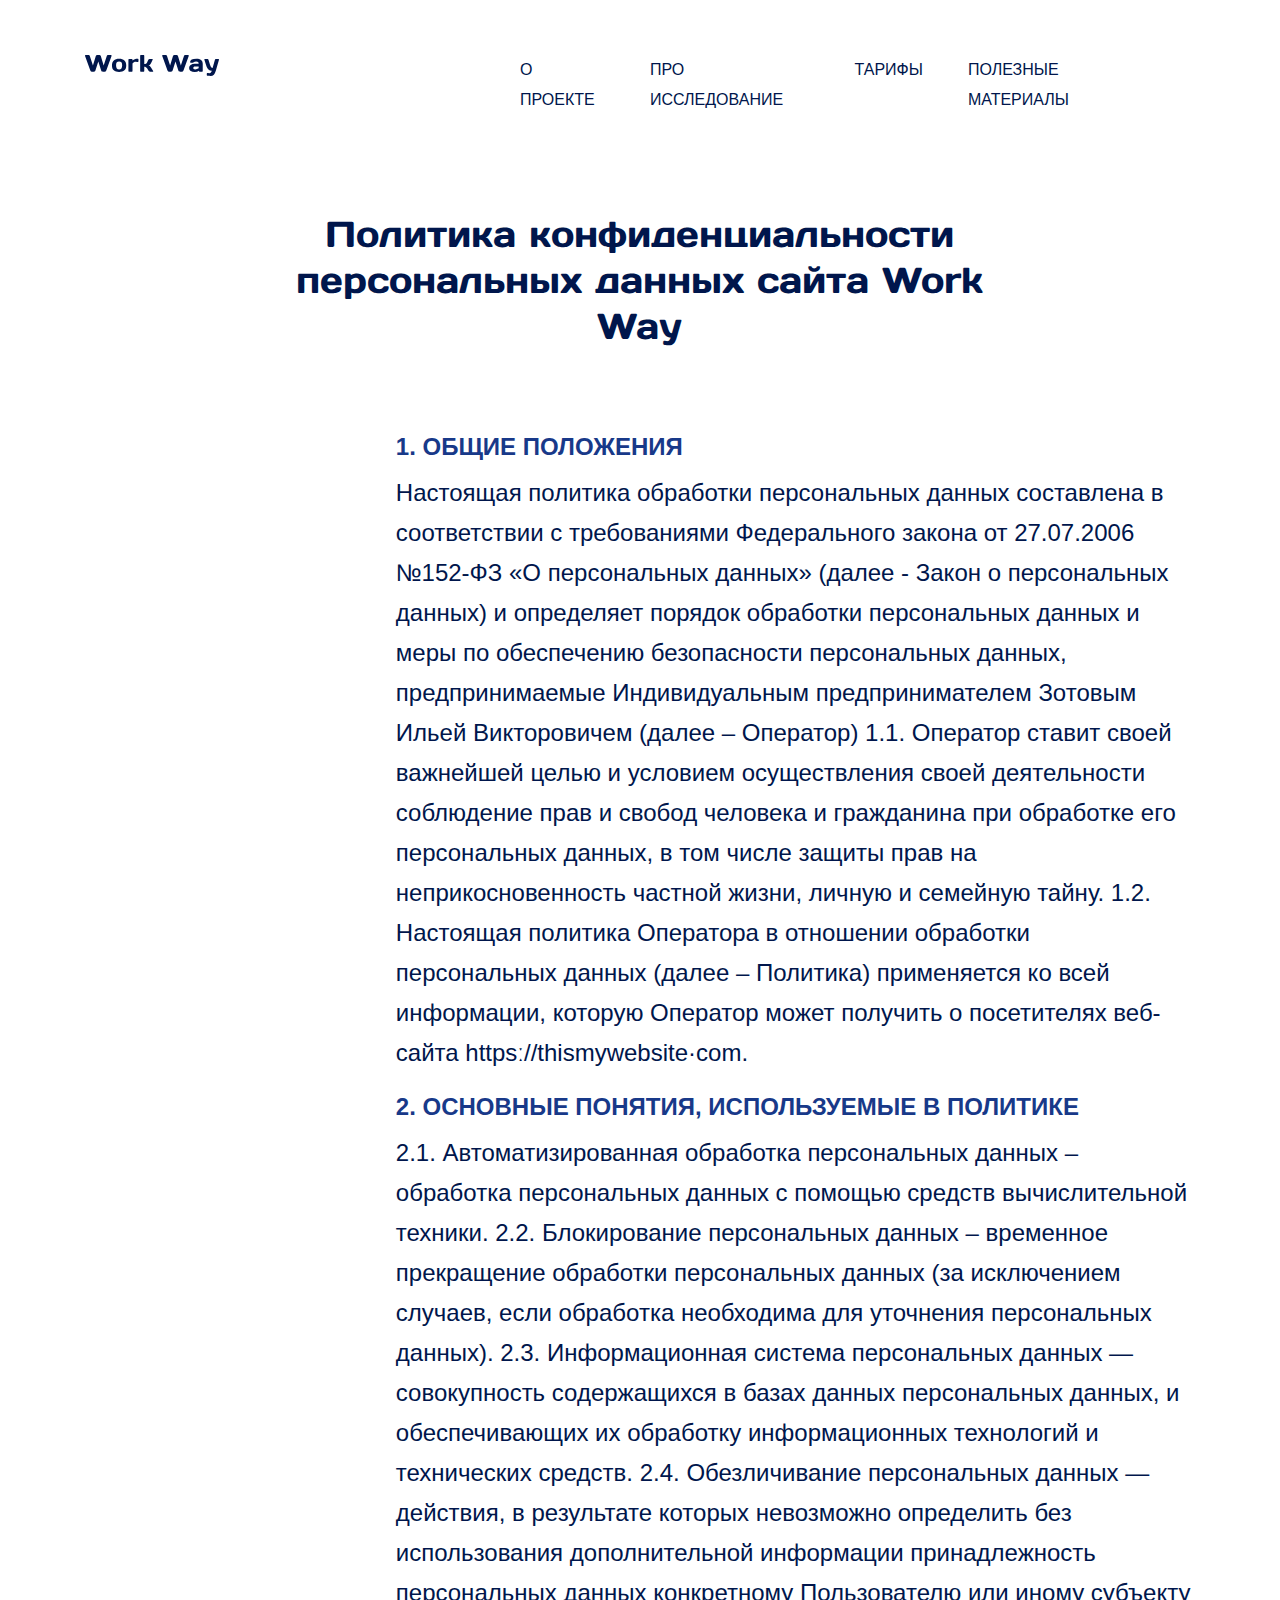
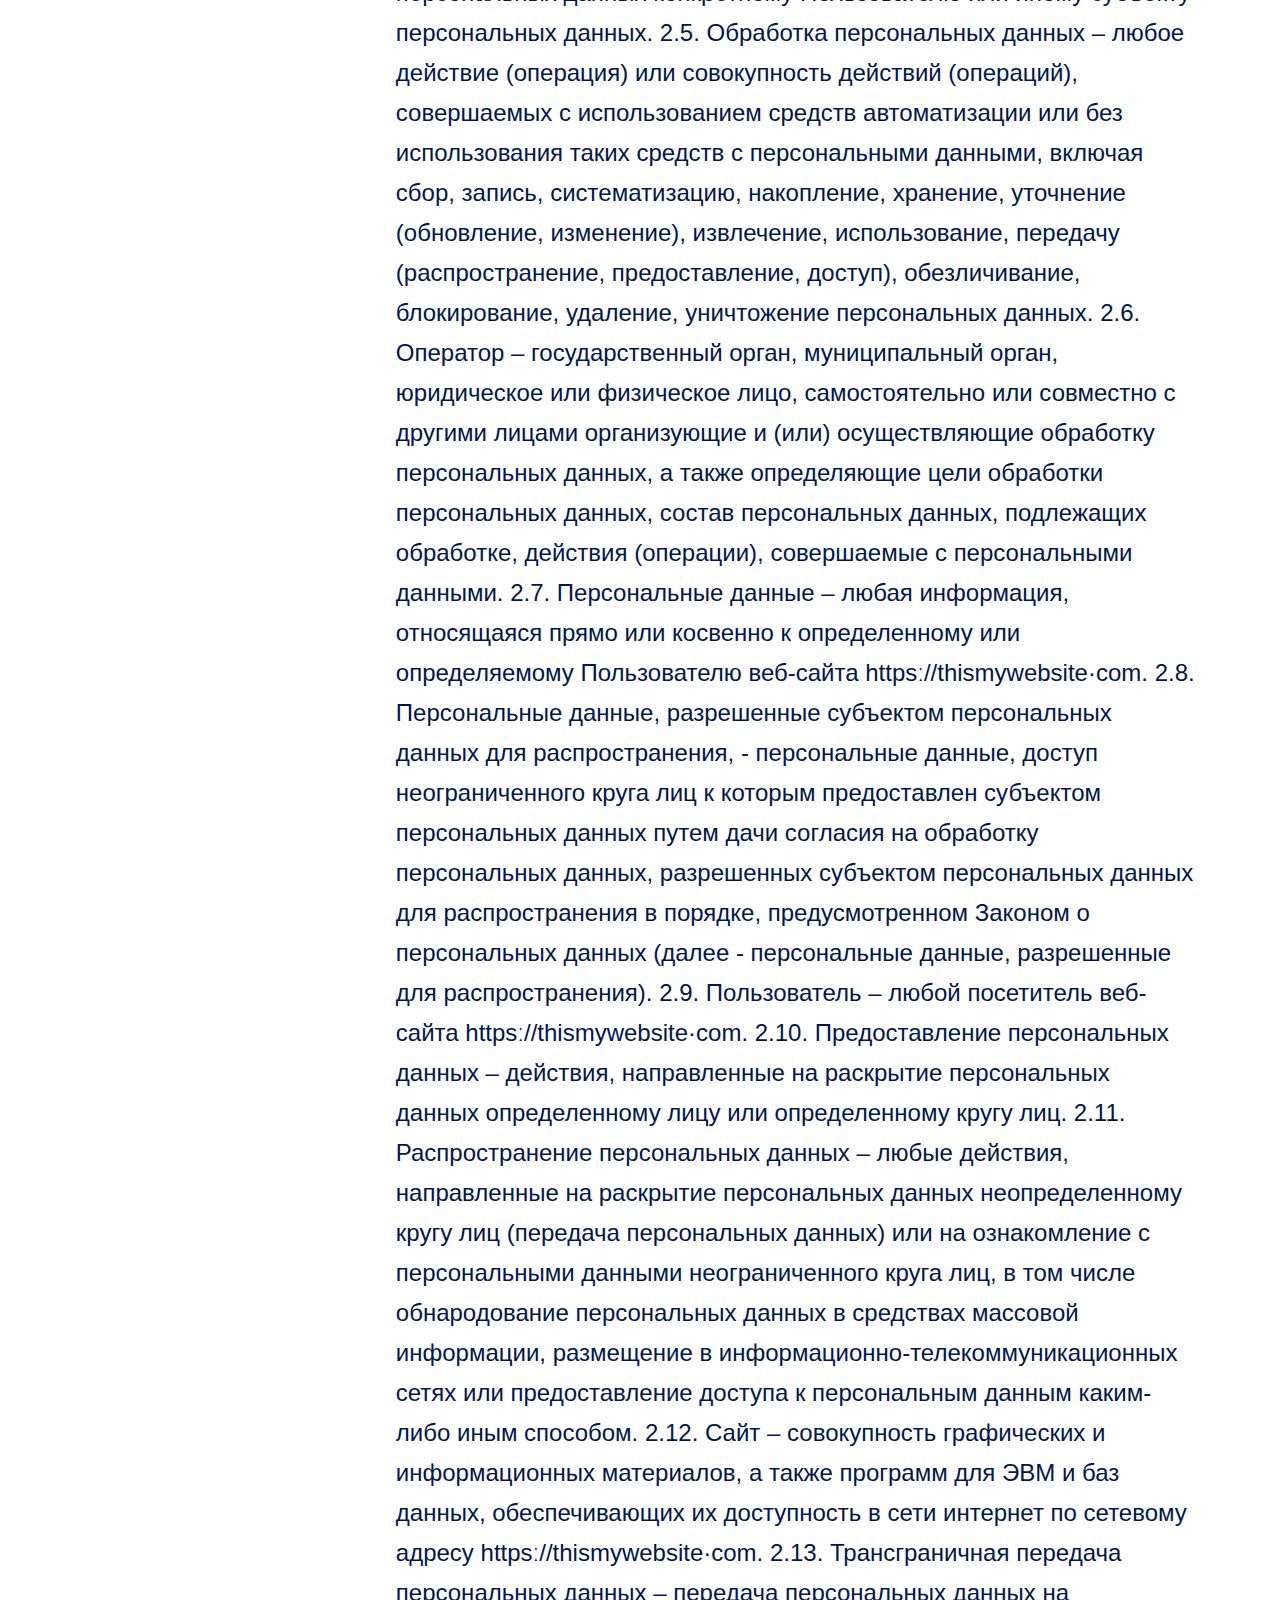
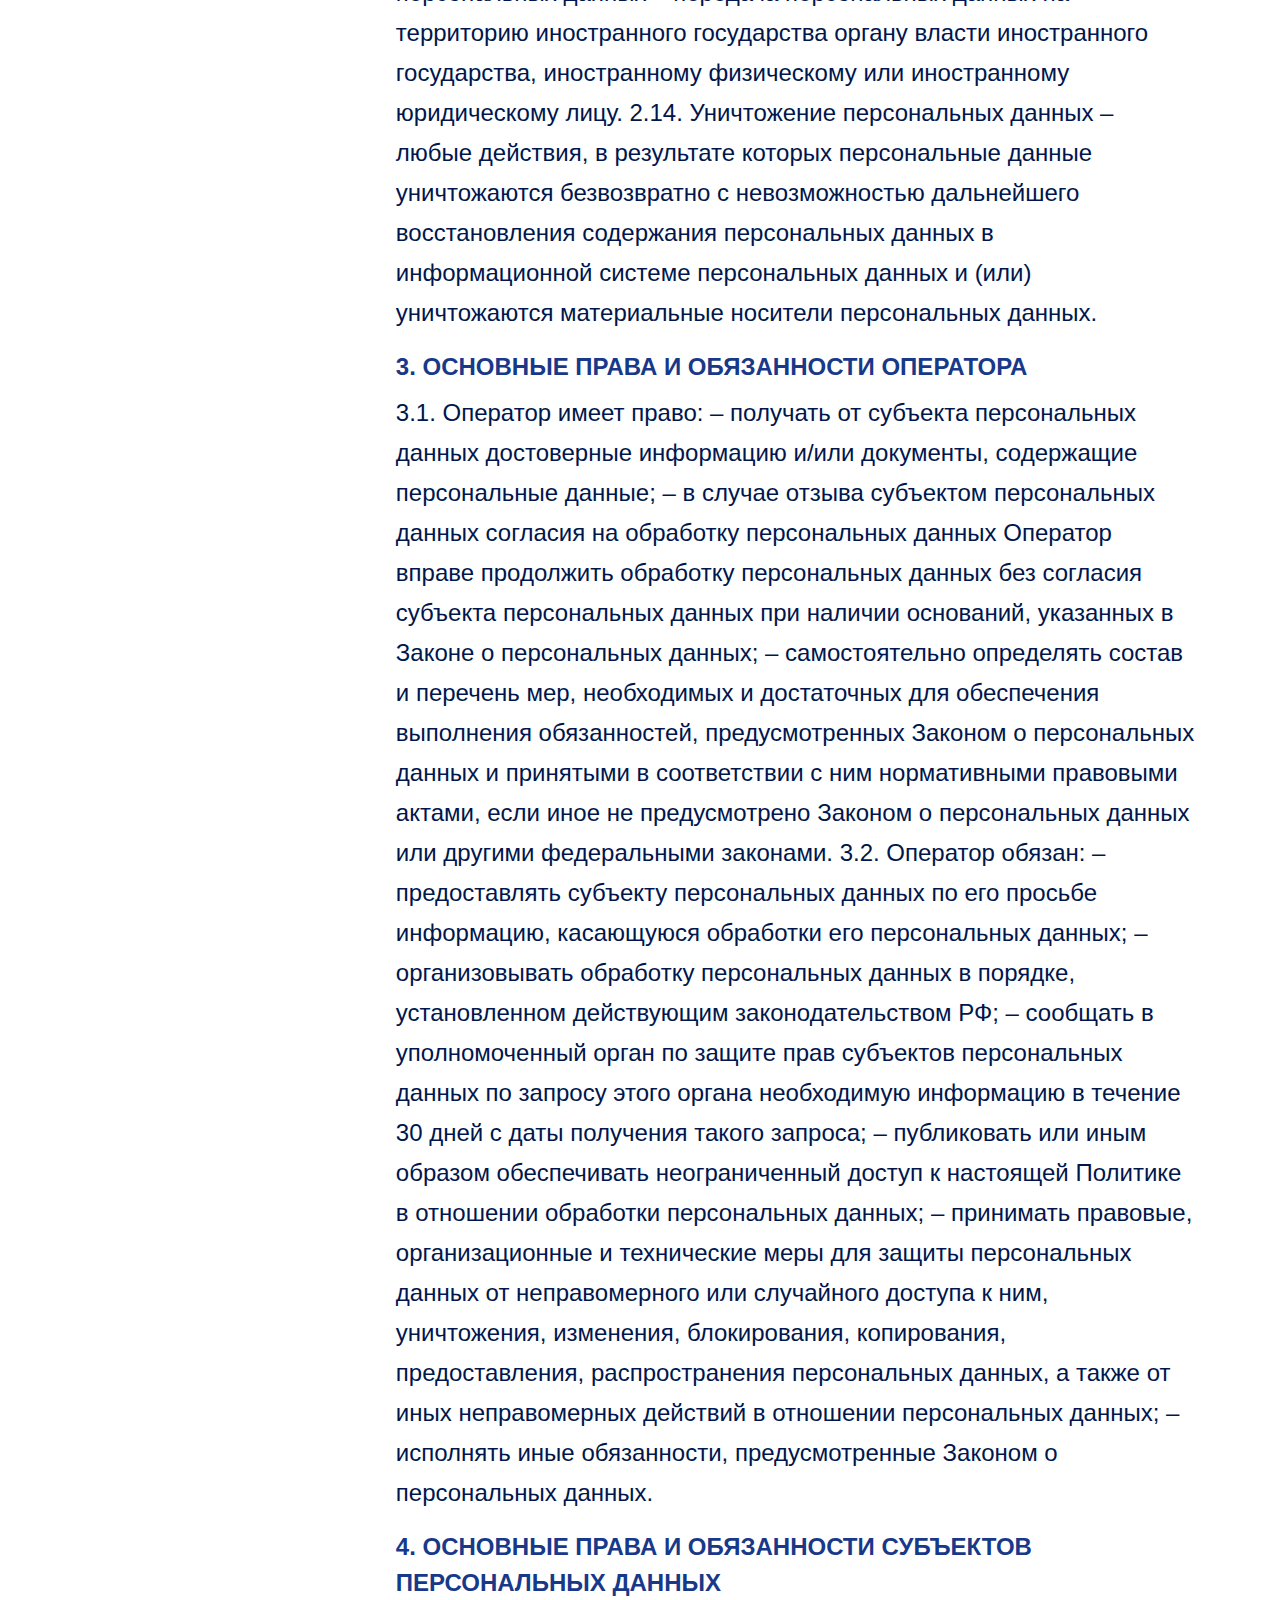
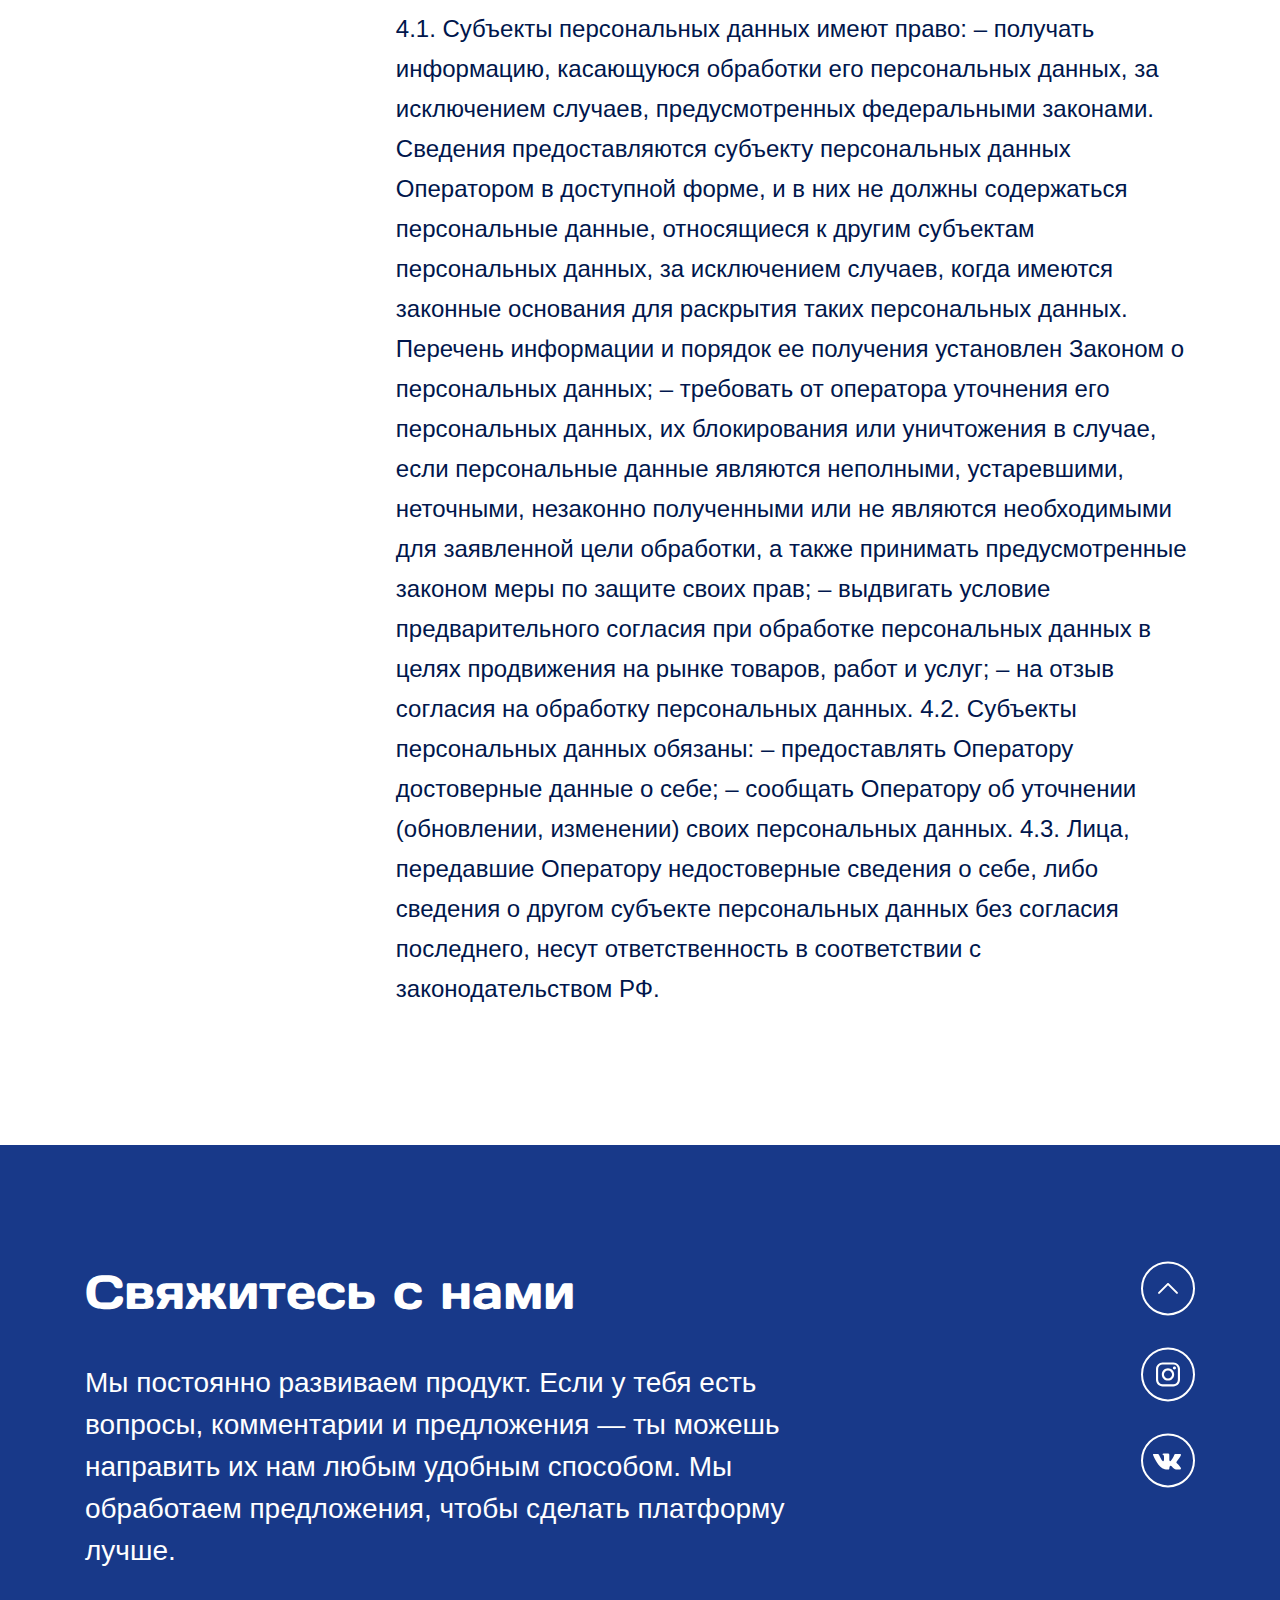
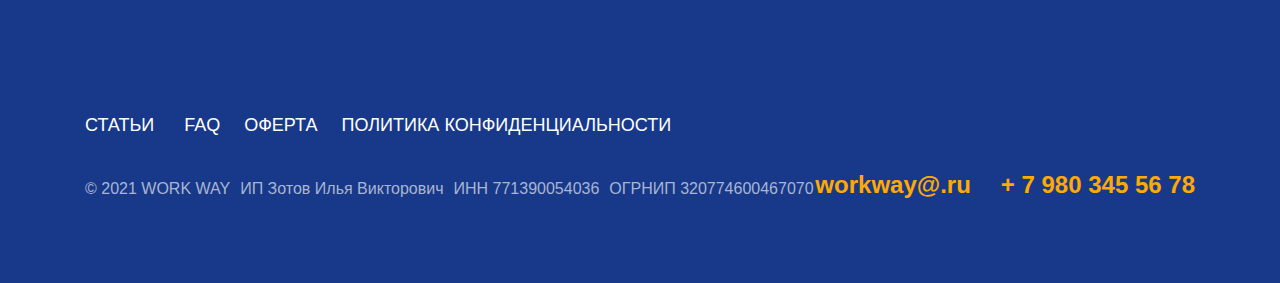
<file: page_privacy.html>
<!DOCTYPE html>
<html lang="ru">
<head>
  <meta charset="UTF-8">
  <meta name="viewport" content="width=device-width, initial-scale=1, shrink-to-fit=no">
     <!-- Bootstrap CSS -->

  <link rel="stylesheet" href="https://maxcdn.bootstrapcdn.com/bootstrap/4.0.0/css/bootstrap.min.css" integrity="sha384-Gn5384xqQ1aoWXA+058RXPxPg6fy4IWvTNh0E263XmFcJlSAwiGgFAW/dAiS6JXm" crossorigin="anonymous">
   <!-- Main CSS -->
   <link rel="stylesheet" href="assets/css/main.css">
   <link rel="stylesheet" href="./assets/fonts/DaysOne/fonts.css" type="text/css" charset="utf-8" />


  <title>workway</title>
</head>
<body style="position: relative;">

    <header>
		<div class="container">
			<ul class="header header_mobile">
				<li>
					<svg class="header_logo" width="134" height="21" viewBox="0 0 134 21" fill="none" xmlns="http://www.w3.org/2000/svg">
						<path d="M0.05901 0.984375C0.01967 0.890625 0 0.785156 0 0.667969C0 0.542969 0.066878 0.402344 0.200634 0.246094C0.342258 0.0820312 0.55076 0 0.826141 0H3.41078C3.71763 0 4.00088 0.105469 4.26052 0.316406C4.52017 0.527344 4.70507 0.792969 4.81522 1.11328L7.93095 10.3945L10.8106 1.11328C11.0388 0.371094 11.507 0 12.2151 0H14.3866C15.0948 0 15.5629 0.371094 15.7911 1.11328L18.6708 10.3945L21.7865 1.11328C21.8967 0.792969 22.0816 0.527344 22.3412 0.316406C22.6008 0.105469 22.8841 0 23.1909 0H25.7756C26.0431 0 26.2437 0.0820312 26.3775 0.246094C26.5191 0.402344 26.5899 0.542969 26.5899 0.667969C26.5899 0.785156 26.5742 0.890625 26.5427 0.984375L21.279 15.6094C20.9879 16.4062 20.4214 16.8047 19.5795 16.8047H17.8682C16.9949 16.8047 16.4323 16.4062 16.1806 15.6094L13.3009 6.58594L10.4212 15.6094C10.1615 16.4062 9.59897 16.8047 8.73349 16.8047H7.01039C6.17638 16.8047 5.61382 16.4062 5.32271 15.6094L0.05901 0.984375Z" fill="#00164C"/>
						<path d="M28.8087 15.3516C27.5813 14.2266 26.9676 12.5703 26.9676 10.3828C26.9676 8.1875 27.5813 6.53125 28.8087 5.41406C30.0361 4.28906 31.7985 3.72656 34.096 3.72656C36.4013 3.72656 38.1677 4.28906 39.3951 5.41406C40.6225 6.53125 41.2362 8.1875 41.2362 10.3828C41.2362 12.5703 40.6225 14.2266 39.3951 15.3516C38.1677 16.4766 36.4013 17.0391 34.096 17.0391C31.7985 17.0391 30.0361 16.4766 28.8087 15.3516ZM31.7946 7.33594C31.3068 7.96875 31.0629 8.98047 31.0629 10.3711C31.0629 11.7617 31.3068 12.7773 31.7946 13.418C32.2824 14.0586 33.0496 14.3789 34.096 14.3789C35.1503 14.3789 35.9214 14.0586 36.4092 13.418C36.9049 12.7773 37.1527 11.7617 37.1527 10.3711C37.1527 8.98047 36.9049 7.96875 36.4092 7.33594C35.9214 6.70312 35.1503 6.38672 34.096 6.38672C33.0496 6.38672 32.2824 6.70312 31.7946 7.33594Z" fill="#00164C"/>
						<path d="M52.3655 6.9375L50.548 6.86719C49.4858 6.86719 48.4708 7.44531 47.5031 8.60156V16.0898C47.5031 16.3008 47.4323 16.4727 47.2906 16.6055C47.1569 16.7383 46.9877 16.8047 46.7832 16.8047H44.1395C43.9271 16.8047 43.754 16.7383 43.6202 16.6055C43.4865 16.4727 43.4196 16.3008 43.4196 16.0898V4.6875C43.4196 4.47656 43.4865 4.30469 43.6202 4.17188C43.7618 4.03125 43.9349 3.96094 44.1395 3.96094H46.7832C46.9956 3.96094 47.1687 4.03125 47.3024 4.17188C47.4362 4.30469 47.5031 4.47656 47.5031 4.6875V5.42578C48.3056 4.84766 49.0767 4.42188 49.8163 4.14844C50.5637 3.86719 51.5394 3.72656 52.7432 3.72656C52.9556 3.72656 53.1287 3.79688 53.2625 3.9375C53.4041 4.07031 53.4749 4.23828 53.4749 4.44141V6.22266C53.4749 6.43359 53.4041 6.60547 53.2625 6.73828C53.1287 6.87109 52.9556 6.9375 52.7432 6.9375H52.3655Z" fill="#00164C"/>
						<path d="M68.2156 16.2891C68.2156 16.6328 68.011 16.8047 67.6019 16.8047H65.3713C64.616 16.8047 64.0141 16.4375 63.5656 15.7031L62.0668 13.2773C61.4216 12.2383 60.4853 11.7188 59.2579 11.7188V16.0898C59.2579 16.3008 59.1871 16.4727 59.0454 16.6055C58.9117 16.7383 58.7425 16.8047 58.538 16.8047H55.8943C55.6819 16.8047 55.5088 16.7383 55.375 16.6055C55.2413 16.4727 55.1744 16.3008 55.1744 16.0898V0.726562C55.1744 0.515625 55.2413 0.34375 55.375 0.210938C55.5166 0.0703125 55.6897 0 55.8943 0H58.538C58.7504 0 58.9235 0.0703125 59.0572 0.210938C59.191 0.34375 59.2579 0.515625 59.2579 0.726562V9.04688C60.6269 9.04688 61.5632 8.51953 62.0668 7.46484L63.1997 5.07422C63.3571 4.73828 63.5892 4.46875 63.8961 4.26562C64.2029 4.0625 64.5334 3.96094 64.8874 3.96094H67.118C67.5114 3.96094 67.7081 4.11328 67.7081 4.41797C67.7081 4.58984 67.6452 4.80859 67.5193 5.07422L65.9968 8.26172C65.7372 8.79297 65.3831 9.25 64.9346 9.63281C64.4862 10.0156 64.0023 10.2617 63.483 10.3711C64.4508 10.6602 65.2887 11.3633 65.9968 12.4805L68.0032 15.7031C68.1369 15.9297 68.2077 16.125 68.2156 16.2891Z" fill="#00164C"/>
						<path d="M77.2441 0.984375C77.2048 0.890625 77.1851 0.785156 77.1851 0.667969C77.1851 0.542969 77.252 0.402344 77.3858 0.246094C77.5274 0.0820312 77.7359 0 78.0113 0H80.5959C80.9028 0 81.186 0.105469 81.4457 0.316406C81.7053 0.527344 81.8902 0.792969 82.0003 1.11328L85.1161 10.3945L87.9958 1.11328C88.2239 0.371094 88.6921 0 89.4002 0H91.5718C92.2799 0 92.748 0.371094 92.9762 1.11328L95.8559 10.3945L98.9716 1.11328C99.0818 0.792969 99.2667 0.527344 99.5263 0.316406C99.786 0.105469 100.069 0 100.376 0H102.961C103.228 0 103.429 0.0820312 103.563 0.246094C103.704 0.402344 103.775 0.542969 103.775 0.667969C103.775 0.785156 103.759 0.890625 103.728 0.984375L98.4641 15.6094C98.173 16.4062 97.6065 16.8047 96.7647 16.8047H95.0534C94.18 16.8047 93.6175 16.4062 93.3657 15.6094L90.486 6.58594L87.6063 15.6094C87.3467 16.4062 86.7841 16.8047 85.9186 16.8047H84.1955C83.3615 16.8047 82.799 16.4062 82.5078 15.6094L77.2441 0.984375Z" fill="#00164C"/>
						<path d="M105.711 15.9609C104.672 15.2422 104.153 14.2266 104.153 12.9141C104.153 11.6016 104.672 10.5938 105.711 9.89062C106.757 9.1875 108.102 8.83594 109.747 8.83594H113.653C113.653 7.92188 113.461 7.28516 113.075 6.92578C112.69 6.56641 112.013 6.38672 111.045 6.38672C110.085 6.38672 109.409 6.625 109.015 7.10156C108.63 7.57031 108.154 7.80469 107.587 7.80469H105.829C105.616 7.80469 105.439 7.73828 105.298 7.60547C105.164 7.46484 105.097 7.29297 105.097 7.08984C105.097 4.84766 107.241 3.72656 111.529 3.72656C113.402 3.72656 114.904 4.14453 116.037 4.98047C117.17 5.80859 117.737 7.09375 117.737 8.83594V16.0898C117.737 16.3008 117.67 16.4727 117.536 16.6055C117.402 16.7383 117.229 16.8047 117.017 16.8047H114.739C114.527 16.8047 114.354 16.7383 114.22 16.6055C114.086 16.4648 114.019 16.293 114.019 16.0898V15.7266C112.776 16.6094 111.34 17.0469 109.711 17.0391C108.091 17.0391 106.757 16.6797 105.711 15.9609ZM110.03 11.4961C109.479 11.4961 109.043 11.6289 108.72 11.8945C108.405 12.1602 108.248 12.5039 108.248 12.9258C108.248 13.3477 108.413 13.6953 108.744 13.9688C109.074 14.2422 109.542 14.3789 110.148 14.3789C111.36 14.3789 112.528 14.0273 113.653 13.3242V11.4961H110.03Z" fill="#00164C"/>
						<path d="M122.93 18.0234L124.476 18.2227C125.585 18.2227 126.36 17.4141 126.801 15.7969C125.463 15.7969 124.346 15.3984 123.449 14.6016C122.552 13.7969 121.781 12.3711 121.136 10.3242L119.377 4.66406C119.354 4.60156 119.342 4.53125 119.342 4.45312C119.342 4.36719 119.389 4.26562 119.484 4.14844C119.586 4.03125 119.735 3.96875 119.932 3.96094H122.399C122.627 3.96094 122.843 4.03906 123.048 4.19531C123.26 4.34375 123.398 4.53125 123.461 4.75781L125.007 9.72656C125.392 10.9453 125.782 11.7891 126.175 12.2578C126.577 12.7266 127.049 12.9609 127.592 12.9609L129.94 4.75781C130.003 4.53125 130.125 4.34375 130.306 4.19531C130.495 4.03906 130.703 3.96094 130.931 3.96094H133.422C133.618 3.96094 133.764 4.02344 133.858 4.14844C133.953 4.27344 134 4.37891 134 4.46484C134 4.54297 133.992 4.60938 133.976 4.66406L130.884 15.6094C130.334 17.5469 129.649 18.9297 128.831 19.7578C128.02 20.5859 126.974 21 125.691 21C124.409 21 123.5 20.9531 122.965 20.8594C122.438 20.7656 122.108 20.6484 121.974 20.5078C121.84 20.375 121.773 20.2188 121.773 20.0391V18.75C121.773 18.5391 121.84 18.3633 121.974 18.2227C122.108 18.0898 122.281 18.0234 122.493 18.0234H122.93Z" fill="#00164C"/>
					</svg>
				</li>
				<li class="d-md-block d-none header_item"><a class="header_item_hover fw-500 fs-16" style="color: #00164C" href="#">О ПРОЕКТЕ</a></li>
				<li class="d-md-block d-none header_item"><a class="header_item_hover fw-500 fs-16" style="color: #00164C" href="#">ПРО ИССЛЕДОВАНИЕ</a></li>
				<li class="d-md-block d-none header_item "><a class="header_item_hover fw-500 fs-16" style="color: #00164C" href="#">ТАРИФЫ</a></li>
				<li class="d-md-block d-none header_item "><a class="header_item_hover fw-500 fs-16" style="color: #00164C" href="#">ПОЛЕЗНЫЕ МАТЕРИАЛЫ</a></li>
	
	
				<li class="d-md-none d-block" data-toggle="modal" data-target="#modal-burger" data-keyboard="true">
					<svg id="burger" class="burger" width="20" height="20" viewBox="0 0 20 20" fill="none" xmlns="http://www.w3.org/2000/svg">
						<path d="M19.1667 10.8161H0.833333C0.373332 10.8161 0 10.4427 0 9.98275C0 9.52275 0.373332 9.14941 0.833333 9.14941H19.1667C19.6267 9.14941 20 9.52275 20 9.98275C20 10.4427 19.6267 10.8161 19.1667 10.8161Z" fill="#00164C"/>
						<path d="M19.1667 4.42741H0.833333C0.373332 4.42741 0 4.05408 0 3.59408C0 3.13407 0.373332 2.76074 0.833333 2.76074H19.1667C19.6267 2.76074 20 3.13407 20 3.59408C20 4.05408 19.6267 4.42741 19.1667 4.42741Z" fill="#00164C"/>
						<path d="M19.1667 17.2048H0.833333C0.373332 17.2048 0 16.8314 0 16.3714C0 15.9114 0.373332 15.5381 0.833333 15.5381H19.1667C19.6267 15.5381 20 15.9114 20 16.3714C20 16.8314 19.6267 17.2048 19.1667 17.2048Z" fill="#00164C"/>
					</svg>
				</li>
	
			</ul>
	
	
		</div>
	
	</header>


<main>
    
    <div class="container d-flex justify-content-center"><h1 class="Days_One privice_header">Политика конфиденциальности персональных данных cайта Work Way</h1></div>
 <div class="container d-flex">
    
    <div id="list-example" tabindex="0" class="list-group smooth-scroll">
        
        <a class="flowing-scroll list-group-item list-group-item-action fs-18 Days_One" href="#list-item-1">Общие положения</a>
        <a class="flowing-scroll list-group-item list-group-item-action fs-18 Days_One" href="#list-item-2">Основные понятия, используемые в Политике</a>
        <a class="flowing-scroll list-group-item list-group-item-action fs-18 Days_One" href="#list-item-3">Пункт 3</a>
        <a class="flowing-scroll list-group-item list-group-item-action fs-18 Days_One" href="#list-item-4">Пункт 4</a>
    </div>
      <div class="d-flex justify-content-end">
        <div data-spy="scroll" data-target="#list-example" data-offset="100" class="scroll_text scrollspy-example">
            
        <h4 class="list_header fw-700 fs-md-24 fs-18" id="list-item-1">1. ОБЩИЕ ПОЛОЖЕНИЯ</h4>
        <p class="privicy_paragraph">Настоящая политика обработки персональных данных составлена в соответствии с требованиями Федерального закона от 27.07.2006   №152-ФЗ «О персональных данных» (далее - Закон о персональных данных) и определяет порядок обработки персональных данных и меры по обеспечению безопасности персональных данных, предпринимаемые  Индивидуальным предпринимателем Зотовым Ильей Викторовичем (далее – Оператор)
            1.1. Оператор ставит своей важнейшей целью и условием осуществления своей деятельности соблюдение прав и свобод человека и гражданина при обработке его персональных данных, в том числе защиты прав на неприкосновенность частной жизни, личную и семейную тайну.
            
            1.2. Настоящая политика Оператора в отношении обработки персональных данных (далее – Политика) применяется ко всей информации, которую Оператор может получить о посетителях веб-сайта httpsː//thismywebsite·com.</p>
        <h4 class="list_header fw-700 fs-md-24 fs-18" id="list-item-2">2. ОСНОВНЫЕ ПОНЯТИЯ, ИСПОЛЬЗУЕМЫЕ В ПОЛИТИКЕ</h4>
        <p class="privicy_paragraph">2.1. Автоматизированная обработка персональных данных – обработка персональных данных с помощью средств вычислительной техники.
            2.2. Блокирование персональных данных – временное прекращение обработки персональных данных (за исключением случаев, если обработка необходима для уточнения персональных данных).
            2.3. Информационная система персональных данных — совокупность содержащихся в базах данных персональных данных, и обеспечивающих их обработку информационных технологий и технических средств.
            2.4. Обезличивание персональных данных — действия, в результате которых невозможно определить без использования дополнительной информации принадлежность персональных данных конкретному Пользователю или иному субъекту персональных данных.
            2.5. Обработка персональных данных – любое действие (операция) или совокупность действий (операций), совершаемых с использованием средств автоматизации или без использования таких средств с персональными данными, включая сбор, запись, систематизацию, накопление, хранение, уточнение (обновление, изменение), извлечение, использование, передачу (распространение, предоставление, доступ), обезличивание, блокирование, удаление, уничтожение персональных данных.
            2.6. Оператор – государственный орган, муниципальный орган, юридическое или физическое лицо, самостоятельно или совместно с другими лицами организующие и (или) осуществляющие обработку персональных данных, а также определяющие цели обработки персональных данных, состав персональных данных, подлежащих обработке, действия (операции), совершаемые с персональными данными.
            
            2.7. Персональные данные – любая информация, относящаяся прямо или косвенно к определенному или определяемому Пользователю веб-сайта                                       httpsː//thismywebsite·com.
            2.8. Персональные данные, разрешенные субъектом персональных данных для распространения, - персональные данные, доступ неограниченного круга лиц к которым предоставлен субъектом персональных данных путем дачи согласия на обработку персональных данных, разрешенных субъектом персональных данных для распространения в порядке, предусмотренном Законом о персональных данных (далее - персональные данные, разрешенные для распространения).
            2.9. Пользователь – любой посетитель веб-сайта httpsː//thismywebsite·com.
            2.10. Предоставление персональных данных – действия, направленные на раскрытие персональных данных определенному лицу или определенному кругу лиц.
            2.11. Распространение персональных данных – любые действия, направленные на раскрытие персональных данных неопределенному кругу лиц (передача персональных данных) или на ознакомление с персональными данными неограниченного круга лиц, в том числе обнародование персональных данных в средствах массовой информации, размещение в информационно-телекоммуникационных сетях или предоставление доступа к персональным данным каким-либо иным способом.
            2.12. Сайт – совокупность графических и информационных материалов, а также программ для ЭВМ и баз данных, обеспечивающих их доступность в сети интернет по сетевому адресу httpsː//thismywebsite·com.
            2.13. Трансграничная передача персональных данных – передача персональных данных на территорию иностранного государства органу власти иностранного государства, иностранному физическому или иностранному юридическому лицу.
            2.14. Уничтожение персональных данных – любые действия, в результате которых персональные данные уничтожаются безвозвратно с невозможностью дальнейшего восстановления содержания персональных данных в информационной системе персональных данных и (или) уничтожаются материальные носители персональных данных.
            </p>
        <h4 class="list_header fw-700 fs-md-24 fs-18" id="list-item-3">3. ОСНОВНЫЕ ПРАВА И ОБЯЗАННОСТИ ОПЕРАТОРА</h4>
        <p class="privicy_paragraph">3.1. Оператор имеет право:
            – получать от субъекта персональных данных достоверные информацию и/или документы, содержащие персональные данные;
            – в случае отзыва субъектом персональных данных согласия на обработку персональных данных Оператор вправе продолжить обработку персональных данных без согласия субъекта персональных данных при наличии оснований, указанных в Законе о персональных данных;
            – самостоятельно определять состав и перечень мер, необходимых и достаточных для обеспечения выполнения обязанностей, предусмотренных Законом о персональных данных и принятыми в соответствии с ним нормативными правовыми актами, если иное не предусмотрено Законом о персональных данных или другими федеральными законами.
            3.2. Оператор обязан:
            – предоставлять субъекту персональных данных по его просьбе информацию, касающуюся обработки его персональных данных;
            – организовывать обработку персональных данных в порядке, установленном действующим законодательством РФ;
            – сообщать в уполномоченный орган по защите прав субъектов персональных данных по запросу этого органа необходимую информацию в течение 30 дней с даты получения такого запроса;
            – публиковать или иным образом обеспечивать неограниченный доступ к настоящей Политике в отношении обработки персональных данных;
            – принимать правовые, организационные и технические меры для защиты персональных данных от неправомерного или случайного доступа к ним, уничтожения, изменения, блокирования, копирования, предоставления, распространения персональных данных, а также от иных неправомерных действий в отношении персональных данных;
            – исполнять иные обязанности, предусмотренные Законом о персональных данных.
            </p>
        <h4 class="list_header fw-700 fs-md-24 fs-18" id="list-item-4">4. ОСНОВНЫЕ ПРАВА И ОБЯЗАННОСТИ СУБЪЕКТОВ ПЕРСОНАЛЬНЫХ ДАННЫХ</h4>
        <p class="privicy_paragraph">4.1. Субъекты персональных данных имеют право:
            – получать информацию, касающуюся обработки его персональных данных, за исключением случаев, предусмотренных федеральными законами. Сведения предоставляются субъекту персональных данных Оператором в доступной форме, и в них не должны содержаться персональные данные, относящиеся к другим субъектам персональных данных, за исключением случаев, когда имеются законные основания для раскрытия таких персональных данных. Перечень информации и порядок ее получения установлен Законом о персональных данных;
            – требовать от оператора уточнения его персональных данных, их блокирования или уничтожения в случае, если персональные данные являются неполными, устаревшими, неточными, незаконно полученными или не являются необходимыми для заявленной цели обработки, а также принимать предусмотренные законом меры по защите своих прав;
            – выдвигать условие предварительного согласия при обработке персональных данных в целях продвижения на рынке товаров, работ и услуг;
            – на отзыв согласия на обработку персональных данных.
            4.2. Субъекты персональных данных обязаны:
            – предоставлять Оператору достоверные данные о себе;
            – сообщать Оператору об уточнении (обновлении, изменении) своих персональных данных.
            4.3. Лица, передавшие Оператору недостоверные сведения о себе, либо сведения о другом субъекте персональных данных без согласия последнего, несут ответственность в соответствии с законодательством РФ.
            </p>
      </div>
      </div>
 </div>


 <div class="connection_container connection_container_privicy">
						
    <div class="connection connection_tarif">
        
        <div class="container d-md-flex d-block justify-content-between connection_margin connection_margin_tarif_mobile">
            <div>
                <div class="fs-md-48 fs-24 mb-md-40 mb-3 connection_header color_white Days_One">
                    Свяжитесь с нами
                </div>
                <div class="color_white connection_des fs-md-28 fs-16">Мы постоянно развиваем продукт. Если у тебя есть вопросы, комментарии и предложения — ты можешь направить их нам любым удобным способом. 
                Мы обработаем предложения, чтобы сделать платформу лучше.</div>
            </div>
    
            <ul class="connection_list d-md-block d-flex mt-md-0 mt-40 mb-md-0 mb-40">
                <li id="up_btn" class="connection_item mr-md-0 mr-4  mb-md-4 mb-0">
                    <svg class="connection_icon" width="54" height="55" viewBox="0 0 54 55" fill="none" xmlns="http://www.w3.org/2000/svg">
                        <circle class="connection_icon_active" cx="27" cy="27.4297" r="26" stroke="white" stroke-width="2"/>
                        <path class="connection_icon_active_path" d="M27.7133 22.2312C27.3247 21.8425 26.6753 21.8425 26.2857 22.2312L17.2952 31.1986C16.9016 31.5923 16.9016 32.2306 17.2952 32.6233C17.6889 33.0169 18.3282 33.0169 18.7218 32.6233L27 24.3682L35.2771 32.6243C35.6717 33.0179 36.3101 33.0179 36.7047 32.6243C37.0983 32.2306 37.0983 31.5923 36.7047 31.1996L27.7133 22.2312Z" fill="white"/>
                    </svg>
                </li>
                <li class="connection_item mr-md-0 mr-4  mb-md-4 mb-0">
                    <svg class="connection_icon" width="54" height="55" viewBox="0 0 54 55" fill="none" xmlns="http://www.w3.org/2000/svg">
                        <circle class="connection_icon_active" cx="27" cy="27.4297" r="26" stroke="white" stroke-width="2"/>
                        <path class="connection_icon_active_path" d="M32.3767 15.4297H21.623C17.9711 15.4297 15 18.4009 15 22.0528V32.8066C15 36.4586 17.9711 39.4297 21.623 39.4297H32.3767C36.0289 39.4297 39 36.4585 39 32.8066V22.0528C39.0001 18.4009 36.0289 15.4297 32.3767 15.4297ZM36.8707 32.8066C36.8707 35.2845 34.8548 37.3003 32.3769 37.3003H21.623C19.1452 37.3004 17.1294 35.2845 17.1294 32.8066V22.0528C17.1294 19.5751 19.1452 17.5591 21.623 17.5591H32.3767C34.8546 17.5591 36.8706 19.5751 36.8706 22.0528V32.8066H36.8707Z" fill="white"/>
                        <path class="connection_icon_active_path" d="M27.0001 21.2461C23.5901 21.2461 20.8159 24.0203 20.8159 27.4303C20.8159 30.8402 23.5901 33.6142 27.0001 33.6142C30.4101 33.6142 33.1843 30.8402 33.1843 27.4303C33.1843 24.0203 30.4101 21.2461 27.0001 21.2461ZM27.0001 31.4847C24.7644 31.4847 22.9453 29.6659 22.9453 27.4301C22.9453 25.1943 24.7642 23.3753 27.0001 23.3753C29.236 23.3753 31.0549 25.1943 31.0549 27.4301C31.0549 29.6659 29.2358 31.4847 27.0001 31.4847Z" fill="white"/>
                        <path class="connection_icon_active_path" d="M33.4434 19.4404C33.0331 19.4404 32.6301 19.6065 32.3404 19.8975C32.0492 20.1871 31.8818 20.5903 31.8818 21.002C31.8818 21.4124 32.0493 21.8154 32.3404 22.1064C32.63 22.396 33.0331 22.5635 33.4434 22.5635C33.8551 22.5635 34.2568 22.396 34.5478 22.1064C34.8389 21.8154 35.005 21.4123 35.005 21.002C35.005 20.5903 34.8389 20.1871 34.5478 19.8975C34.2582 19.6065 33.8551 19.4404 33.4434 19.4404Z" fill="white"/>
                    </svg>    
                </li>
                <li class=" mr-md-0 mr-4  mb-md-4 mb-0">
                    <svg class="connection_icon" width="54" height="55" viewBox="0 0 54 55" fill="none" xmlns="http://www.w3.org/2000/svg">
                        <circle class="connection_icon_active" cx="27" cy="27.4297" r="26" stroke="white" stroke-width="2"/>
                        <path class="connection_icon_active_path" d="M36.0979 30.6033C37.0267 31.519 38.007 32.3804 38.8401 33.3884C39.208 33.8364 39.5564 34.2986 39.823 34.8184C40.2006 35.5574 39.8585 36.3706 39.2024 36.4147L35.1232 36.4128C34.0712 36.5009 33.2319 36.0733 32.5262 35.3469C31.9614 34.7661 31.4384 34.1479 30.8953 33.5474C30.6727 33.302 30.4397 33.071 30.1613 32.8885C29.6045 32.5235 29.1211 32.6352 28.8029 33.2217C28.4788 33.8182 28.4053 34.4786 28.3734 35.1434C28.3297 36.1133 28.0394 36.3683 27.0746 36.4127C25.0126 36.5109 23.0556 36.1959 21.2377 35.1455C19.6349 34.2196 18.3921 32.9123 17.3102 31.4325C15.2041 28.5509 13.5911 25.3844 12.1414 22.1292C11.8151 21.3958 12.0537 21.0022 12.8551 20.9882C14.1858 20.9621 15.5164 20.964 16.8487 20.9863C17.3895 20.9943 17.7476 21.3075 17.9564 21.8235C18.6764 23.611 19.5573 25.3117 20.6631 26.8881C20.9576 27.3078 21.2579 27.7275 21.6854 28.0229C22.1585 28.35 22.5187 28.2416 22.7412 27.7095C22.8824 27.3721 22.9442 27.0087 22.9761 26.6474C23.0815 25.4042 23.0954 24.1631 22.9105 22.9242C22.797 22.1511 22.3657 21.6506 21.6017 21.5043C21.2118 21.4297 21.2698 21.2832 21.4586 21.0585C21.7865 20.6709 22.0948 20.4297 22.7096 20.4297H27.3196C28.0454 20.5743 28.2065 20.9035 28.3059 21.6409L28.3098 26.8116C28.3019 27.0971 28.451 27.9442 28.9602 28.1331C29.3678 28.2676 29.6364 27.9384 29.881 27.6775C30.9847 26.4946 31.7725 25.0966 32.4762 23.6491C32.7886 23.0125 33.0571 22.3515 33.3174 21.691C33.5102 21.201 33.8128 20.9598 34.3595 20.9705L38.7964 20.9744C38.928 20.9744 39.0611 20.9764 39.1885 20.9984C39.9362 21.1271 40.1411 21.4518 39.9101 22.189C39.5463 23.3456 38.8384 24.3095 38.1462 25.2778C37.4063 26.3116 36.6149 27.3101 35.8811 28.35C35.207 29.2998 35.2605 29.7784 36.0979 30.6033Z" fill="white"/>
                    </svg>
                </li>
            </ul>
        </div>
    
    
        <div class="container">
            <footer class="footer">
                <div class="d-md-none d-block mb-5">
                    <div class="email fs-md24 fs-18 fw-700 mb-3"><a href="#" class="color_gold">workway@.ru</a></div>
                    <div class="email fs-md24 fs-18 fw-700 mb-3"><a href="#" class="color_gold">7 980 345 56 78</a></div>
                </div>
    
                <!-- <ul class="footer_list d-flex mb-40">
                    <li class="footer_item fs-md-18 fs-12"><a href="#" class="color_white footer_link">СТАТЬИ</a></li>
                    <li class="footer_item fs-md-18 fs-12"><a href="#" class="color_white footer_link">FAQ</a></li>
                    <li class="footer_item fs-md-18 fs-12"><a href="#" class="color_white footer_link">ПОЛИТИКА КОНФИДЕНЦИАЛЬНОСТИ</a></li>
                </ul> -->
                <ul class="footer_list d-flex mb-40" style="flex-wrap: wrap">
                    <li class="footer_item fs-md-18 fs-12 mb-md-0 mb-2"><a href="#" class="color_white footer_link">СТАТЬИ</a></li>
                    <li class="footer_item fs-md-18 fs-12 mb-md-0 mb-2 mr-4"><a href="#" class="color_white footer_link">FAQ</a></li>
                    <li class="footer_item fs-md-18 fs-12 mb-md-0 mb-2 mr-4"><a href="#" class="color_white footer_link">ОФЕРТА</a></li>
                    <li class="footer_item fs-md-18 fs-12"><a href="#" class="color_white footer_link">ПОЛИТИКА КОНФИДЕНЦИАЛЬНОСТИ</a></li>
                </ul>
    
                <div class="d-md-flex d-block justify-content-between">
                    <ul class="requisites_list d-flex">
                        <li class="requisites_item"><div class="requisites_list_mobile_height fs-md-16 fs-10" style="color: #A8B5D3;">© 2021 WORK WAY</div></li>
                        <li class="requisites_item requisites_item_mobile_margin"><div class="color_blue_white requisites_list_mobile_height fs-md-16 fs-10" style="color: #A8B5D3;">ИП Зотов Илья Викторович</div></li>
                        <li class="requisites_item"><div class="color_blue_white requisites_list_mobile_height fs-md-16 fs-10" style="color: #A8B5D3;">ИНН <span style="color: #A8B5D3;">771390054036</span></div></li>
                        <li class="requisites_item"><div class="color_blue_white requisites_list_mobile_height fs-md-16 fs-10" style="color: #A8B5D3;">ОГРНИП <span style="color: #A8B5D3;">320774600467070</span></div></li>
                    </ul>
                    <div class="d-md-flex d-none" style="margin-top: -12px;">
                        <a href="mail.ru" class="email color_gold fs-md-24 fs-18 fw-700">workway@.ru</a>
                        <a  href="tel: 7-980-345-56-78" class="phone color_gold fs-md-24 fs-18 fw-700">+ 7 980 345 56 78</a>
                    </div>
                </div>
    
            </footer>
        </div>
        
    </div>
    
    </div>

 
 
  

</main>
<!-- HEADER MODAL////////////////////////////////////////////////// -->

<div class="modal fade p-0" id="modal-burger" tabindex="-1" aria-labelledby="menu" aria-hidden="true">
    <div class="modal-dialog modal_burger">



    
        <div class="modal-content modal-content_burger" style="height: 100%; padding: 0;">
            <div class="modal-header p-0" style="border: none; z-index: 3;">
                
                <img id="close" data-dismiss="modal" aria-label="Close" class="close_modal" src="./assets/images/close 1.svg" alt="">
            </div>

            <ul class="header_mobile_burger d-block">
                <li class="header_item_burger mb-40"><a class="fw-500 fs-16 color_main" href="#">О ПРОЕКТЕ</a></li>
                <li class="header_item_burger mb-40"><a class="fw-500 fs-16 color_main" href="#">ПРО ИССЛЕДОВАНИЕ</a></li>
                <li class="header_item_burger mb-40"><a class="fw-500 fs-16 color_main" href="#">ТАРИФЫ</a></li>
                <li class="header_item_burger"><a class="fw-500 fs-16 color_main" href="#">ПОЛЕЗНЫЕ МАТЕРИАЛЫ</a></li>
            </ul>


            <div class="burger_blue_container" style="justify-self: end;">

                <div class="d-flex align-items-center pl-3 pr-3" style="margin-top: 26px; margin-bottom: 31px;">
                    <div id="question_btn_mobile" style="position: relative;" data-toggle="modal" data-target="#modal-question" data-keyboard="true">
                        <img src="./assets/images/Linked Path Group.svg" alt="" style="animation: rotation 20s infinite linear;">
                        <img src="./assets/images/chat 1.svg" alt="" style="position: absolute; top: 36%; left: 43px;">
                    </div>

                    <div style="margin-left: 18px;">
                        <div class="fs-16 fw-500" style="color: #C0C9DF;">Есть вопрос?</div>
                        <div class="fs-14 mt-md-0 mt-2" style="width: 62%;">Заполни форму 
                            для обратной связи</div>

                    </div>
                </div>

                <div class="d-flex mb-32 pl-3 pr-3">
                    <img src="./assets/images/Instagram_burger.svg" class="mr-3" alt="">
                    <img src="./assets/images/Vk_burger.svg" alt="">
                </div>

                <div class="d-flex pl-3 pr-3">
                    <a href="tel: 7-980-345-56-78" class="fs-16 fw-700 mr-32 color_blue">7 980 345 56 78</a>
                    <a href="mail.ru" class="fs-16 fw-700 color_blue">workway@.ru</a>
                </div>
            </div>
           

        </div>
    </div>
</div>
<!-- ////////////////////////////////////////////////// -->


<footer>
   
</footer>

<script src="https://code.jquery.com/jquery-3.2.1.slim.min.js" integrity="sha384-KJ3o2DKtIkvYIK3UENzmM7KCkRr/rE9/Qpg6aAZGJwFDMVNA/GpGFF93hXpG5KkN" crossorigin="anonymous"></script>
<script src="https://cdnjs.cloudflare.com/ajax/libs/popper.js/1.12.9/umd/popper.min.js" integrity="sha384-ApNbgh9B+Y1QKtv3Rn7W3mgPxhU9K/ScQsAP7hUibX39j7fakFPskvXusvfa0b4Q" crossorigin="anonymous"></script>
<script src="https://maxcdn.bootstrapcdn.com/bootstrap/4.0.0/js/bootstrap.min.js" integrity="sha384-JZR6Spejh4U02d8jOt6vLEHfe/JQGiRRSQQxSfFWpi1MquVdAyjUar5+76PVCmYl" crossorigin="anonymous"></script>


<script>

    $('body').scrollspy({ target: '#list-example' });
    ('#burger').click(function(){
        $('#modal-burger').modal('show');
    });
    ('#close').click(function(){
        $('#modal-burger').modal('hide');
    });
    $('#up_btn').click(function(){
    window.scrollTo(pageYOffset, 0);
});




</script>


<script>
//     $(window).scroll(function() {
//         var scrollBottom = $(window).scrollTop() + $(window).height();

//   if ($(window).scrollBottom() > 300) {
//     $('.list-group').removeClass('fixed');
//   } else {
//     $('list-group').addClass('fixed');
//   }
// });
$('.list-group').addClass('fixed');
$(window).scroll(function() {
  
    var scrollBottom = $(document).height() - $(window).height() - $(window).scrollTop();
  if (scrollBottom > 350) {
    $('.list-group').addClass('fixed');
  } else {
    $('.list-group').removeClass('fixed');
  }
});
</script>

 
</body>
</html>
</file>
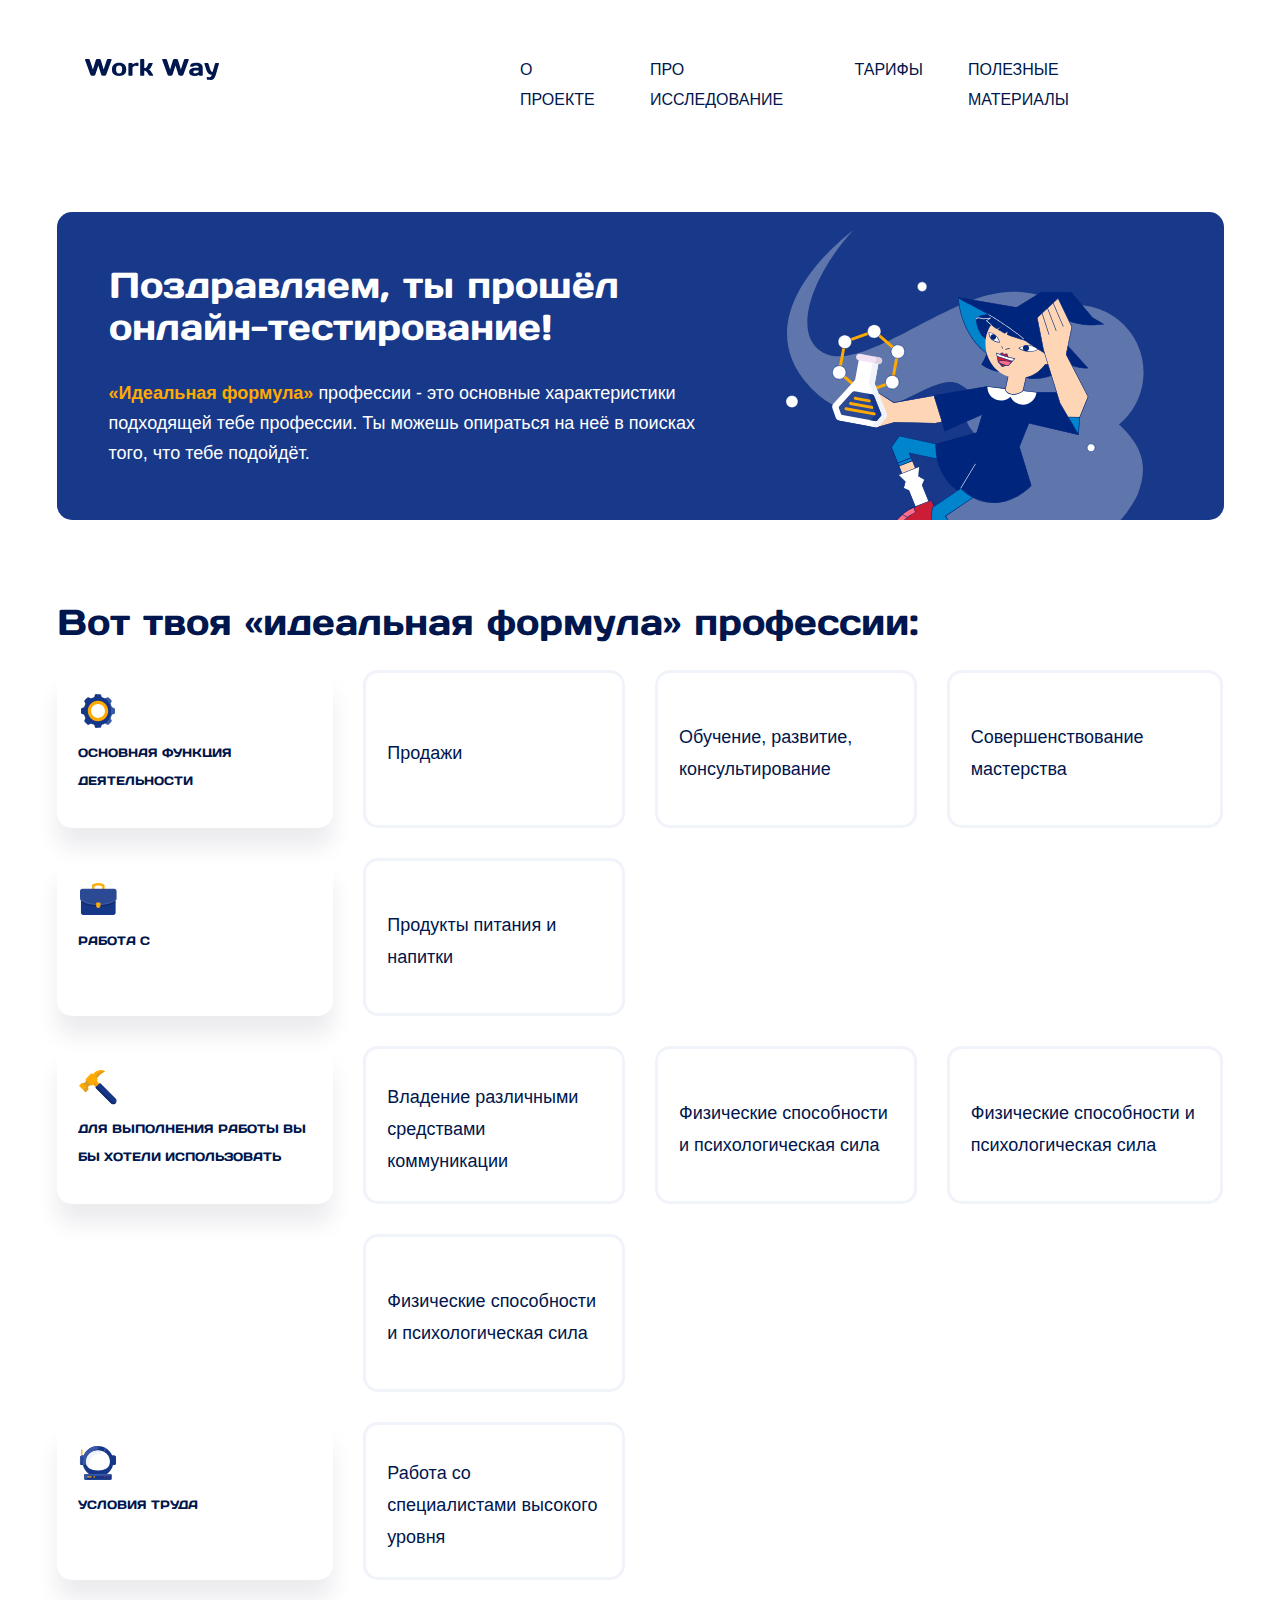
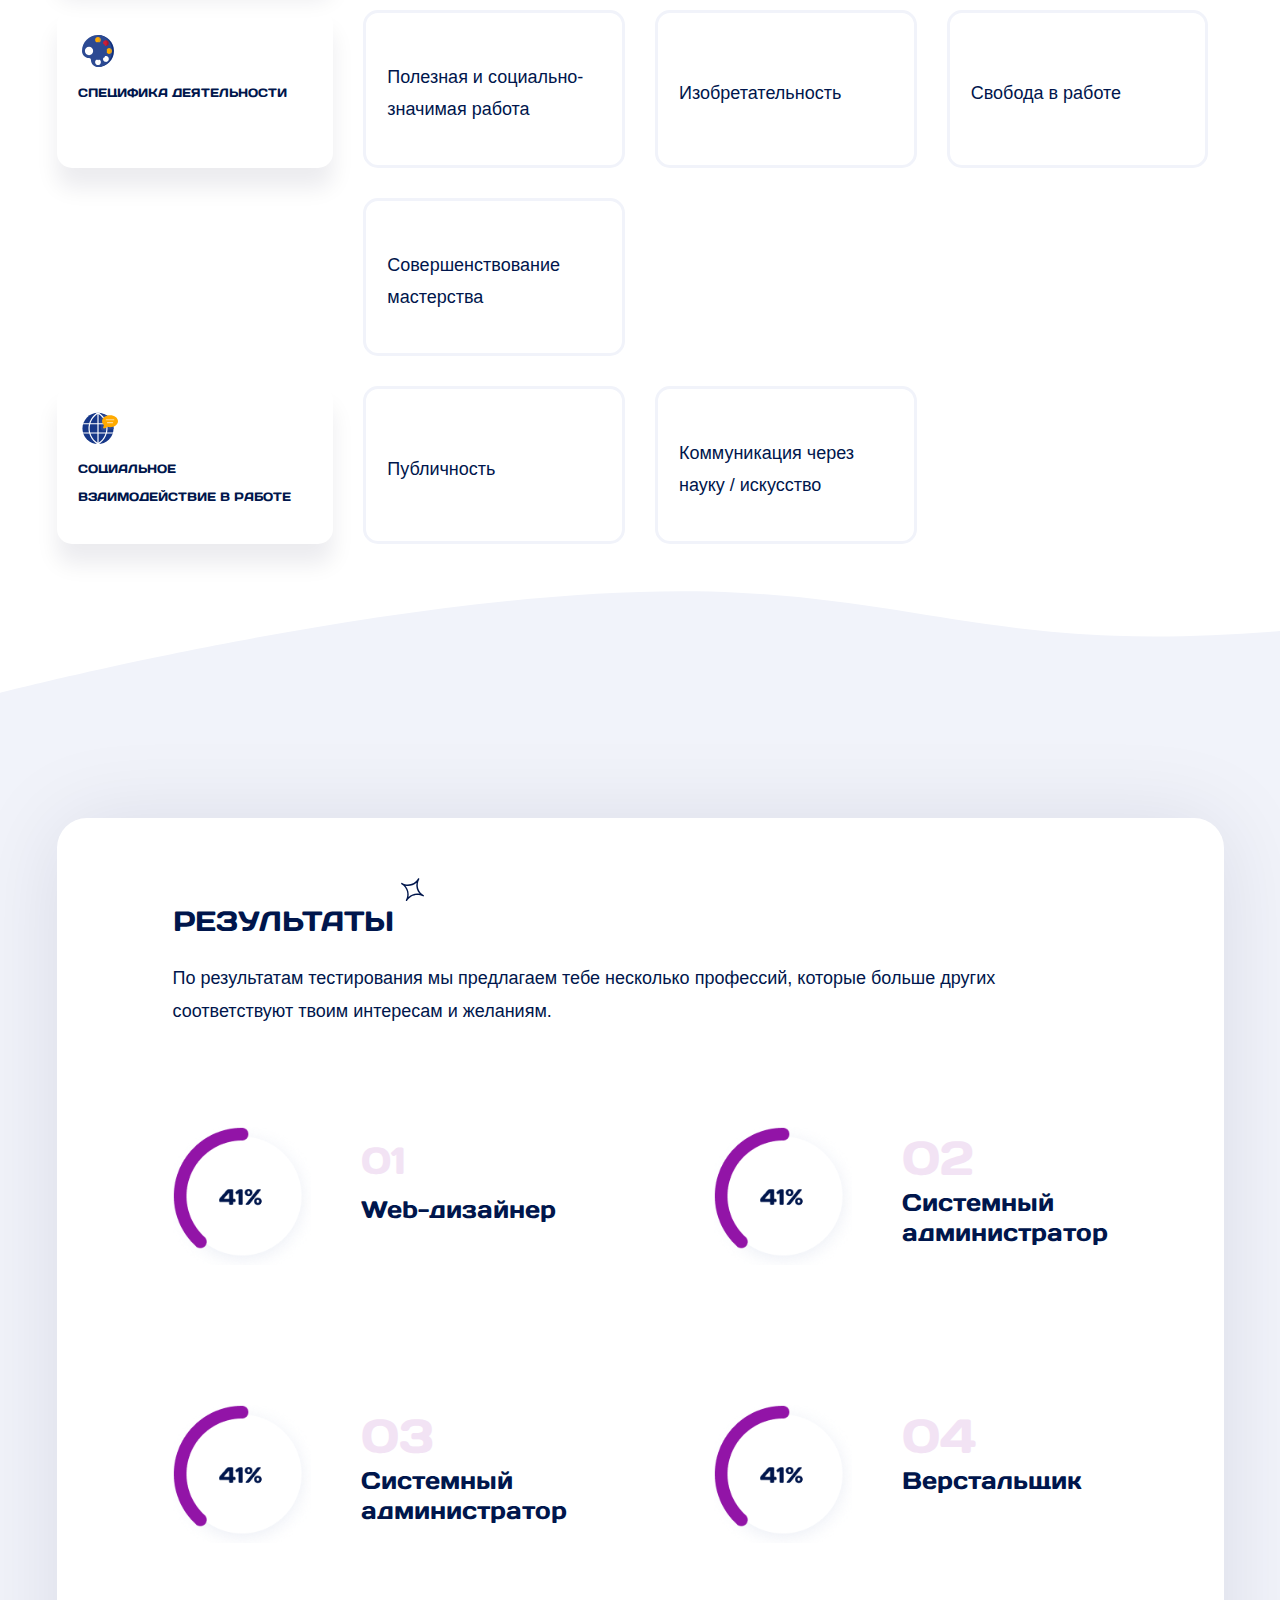
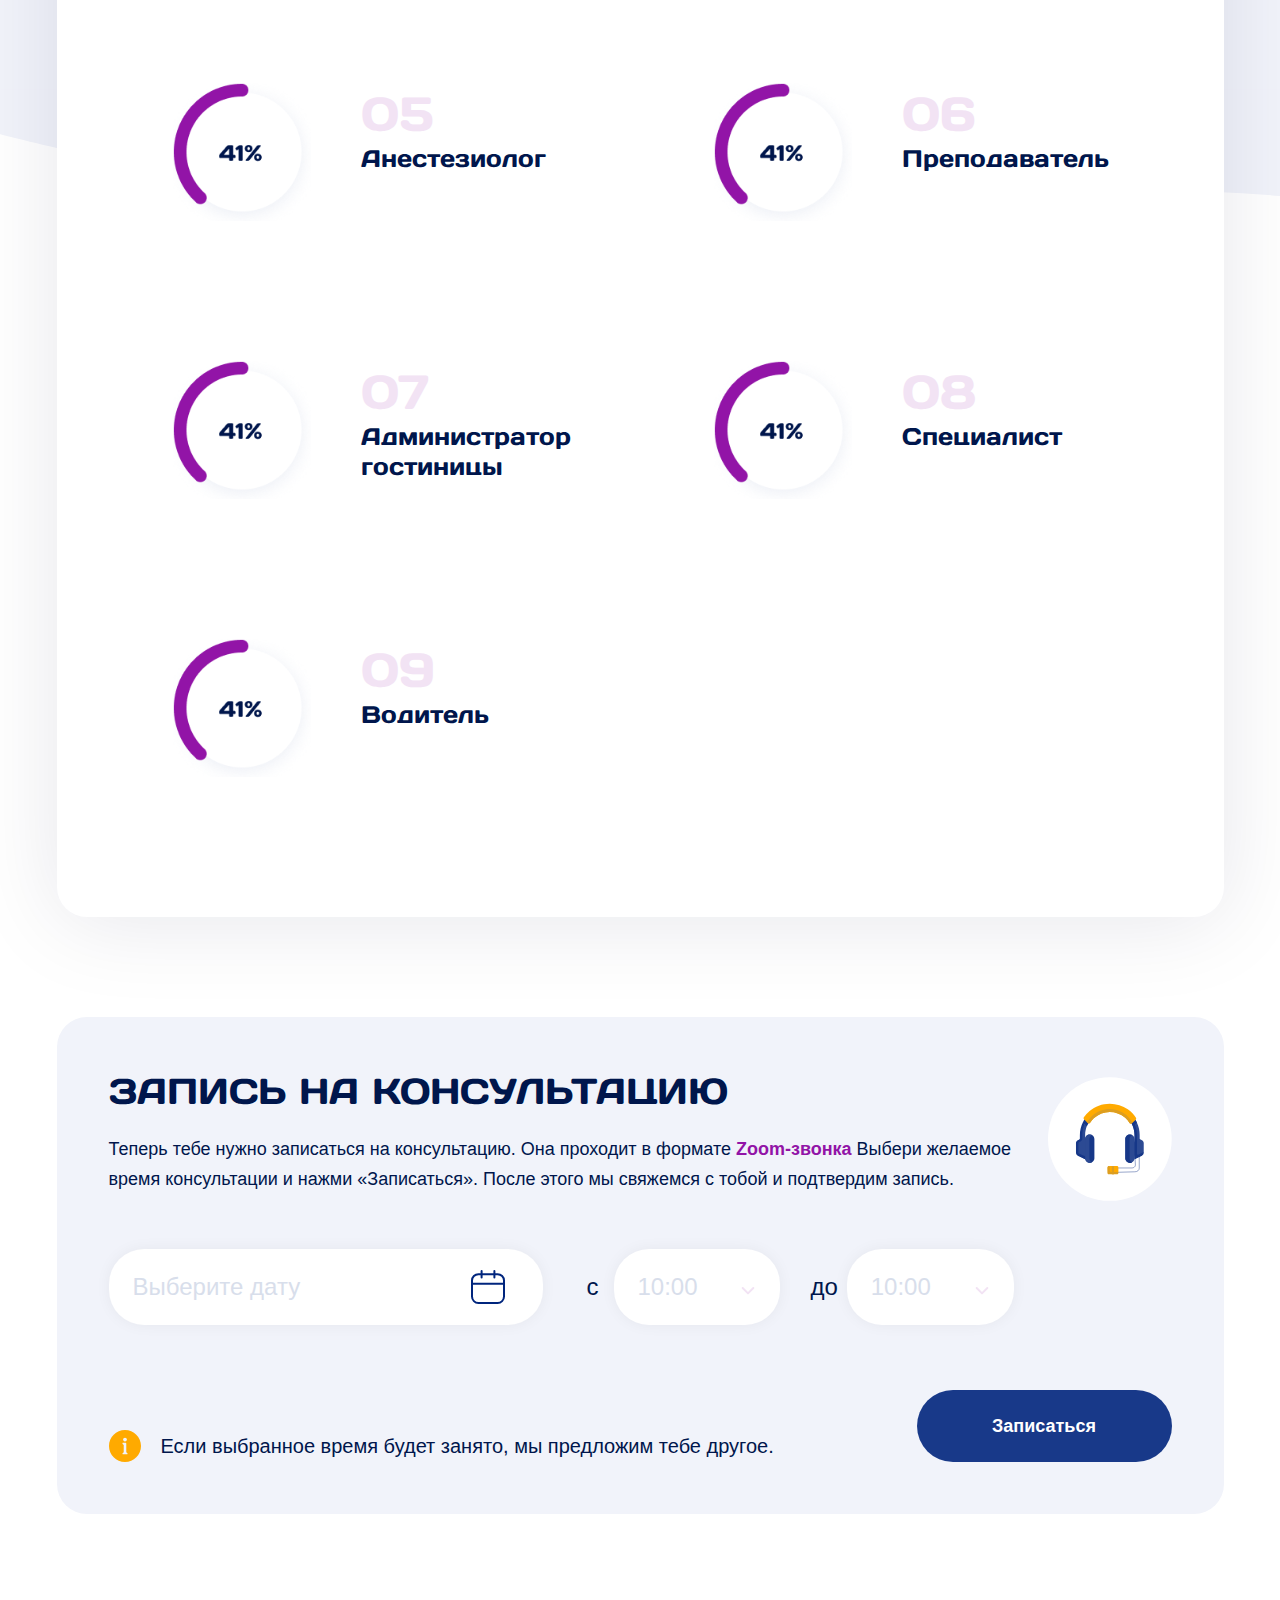
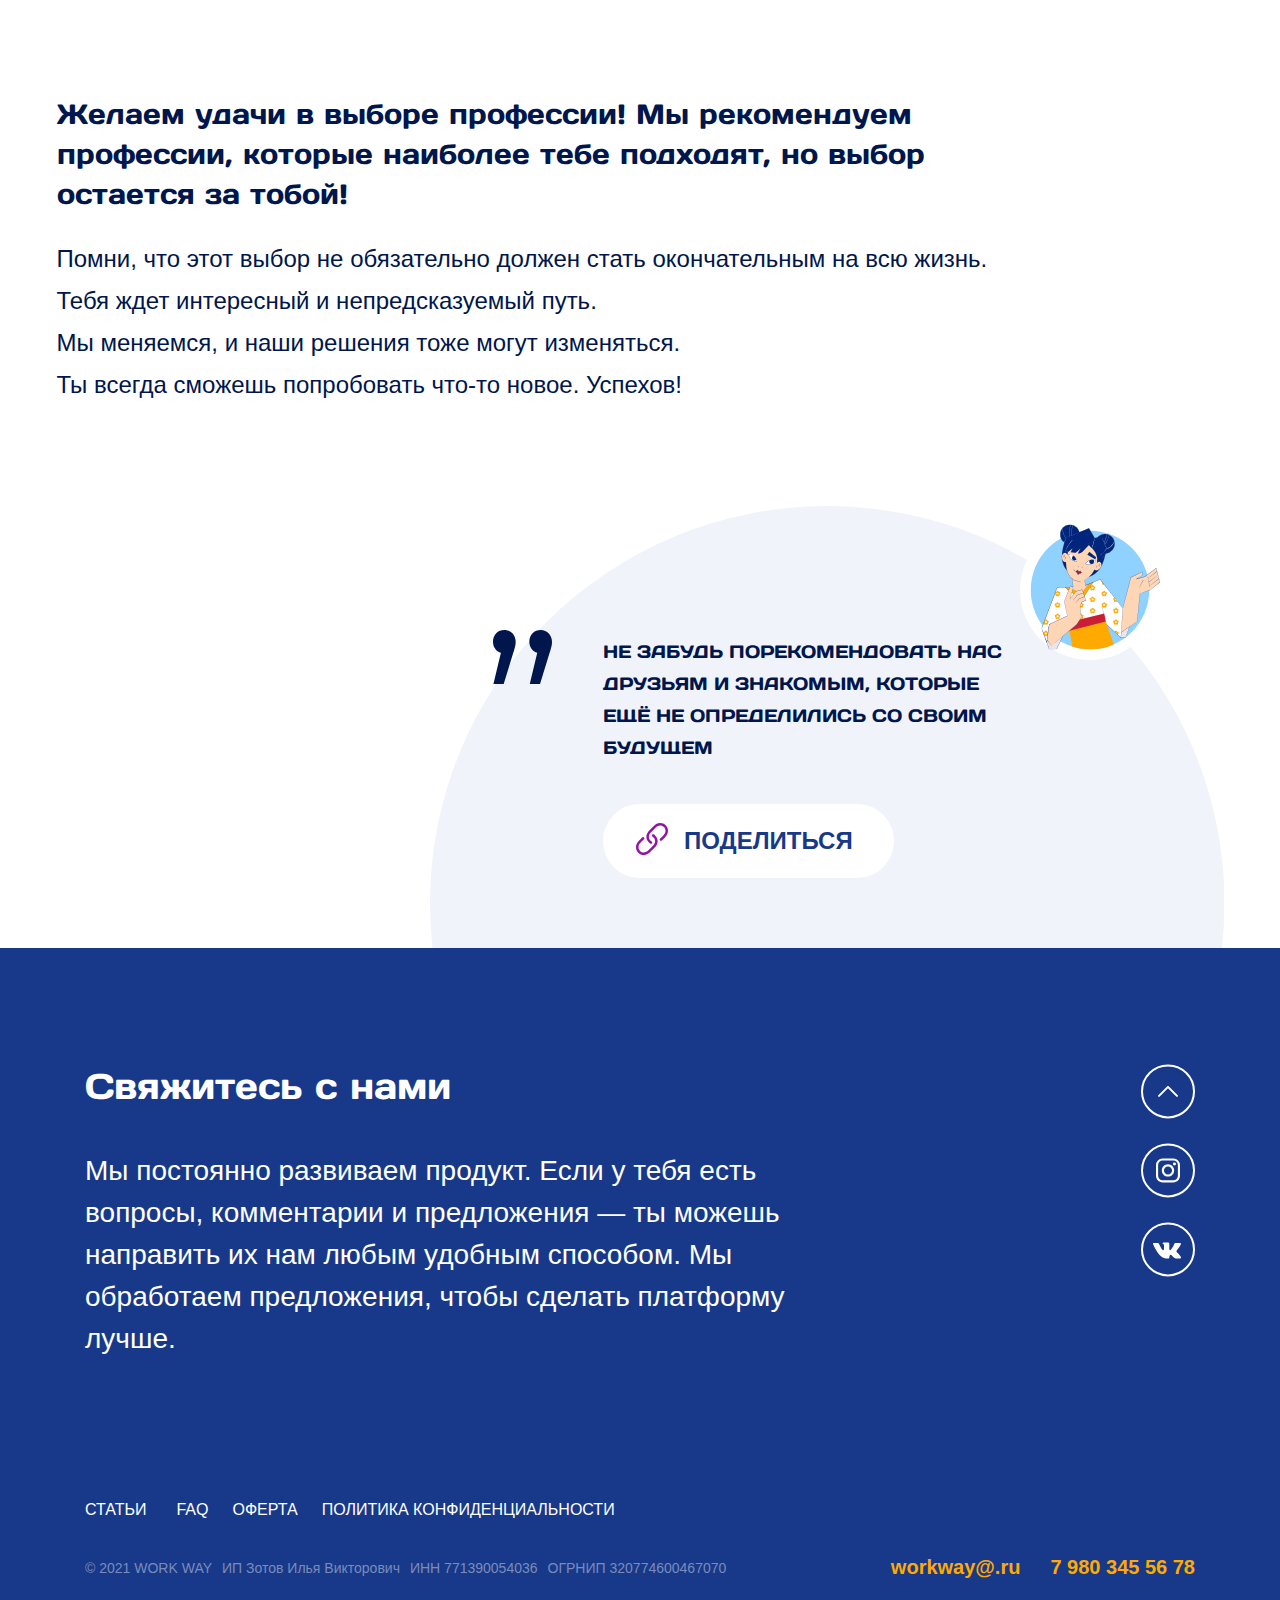
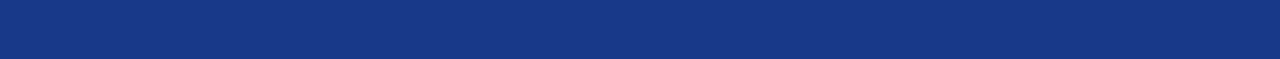
<file: page_result.html>
<!DOCTYPE html>
<html lang="ru">
<head>
  <meta charset="UTF-8">
  <meta name="viewport" content="width=device-width, initial-scale=1, shrink-to-fit=no">
     <!-- Bootstrap CSS -->
  <link rel="stylesheet" href="https://maxcdn.bootstrapcdn.com/bootstrap/4.0.0/css/bootstrap.min.css" integrity="sha384-Gn5384xqQ1aoWXA+058RXPxPg6fy4IWvTNh0E263XmFcJlSAwiGgFAW/dAiS6JXm" crossorigin="anonymous">
   <!-- Main CSS -->
   <link rel="stylesheet" href="assets/css/main.css">
   <link rel="stylesheet" href="./assets/fonts/DaysOne/fonts.css" type="text/css" charset="utf-8" />

      <!-- CAlendar CSS -->

      <link rel="stylesheet" href="https://stackpath.bootstrapcdn.com/font-awesome/4.7.0/css/font-awesome.min.css">
      <link rel="stylesheet" href="./calendar/css/style.css">	


  <title>workway</title>
</head>
<body>
   
    
    


<div class="container_2">

    <header>
        <div class="container">
            <ul class="header header_mobile header_mobile_result">
                <li>
                    <svg class="header_logo" width="134" height="21" viewBox="0 0 134 21" fill="none" xmlns="http://www.w3.org/2000/svg">
                        <path d="M0.05901 0.984375C0.01967 0.890625 0 0.785156 0 0.667969C0 0.542969 0.066878 0.402344 0.200634 0.246094C0.342258 0.0820312 0.55076 0 0.826141 0H3.41078C3.71763 0 4.00088 0.105469 4.26052 0.316406C4.52017 0.527344 4.70507 0.792969 4.81522 1.11328L7.93095 10.3945L10.8106 1.11328C11.0388 0.371094 11.507 0 12.2151 0H14.3866C15.0948 0 15.5629 0.371094 15.7911 1.11328L18.6708 10.3945L21.7865 1.11328C21.8967 0.792969 22.0816 0.527344 22.3412 0.316406C22.6008 0.105469 22.8841 0 23.1909 0H25.7756C26.0431 0 26.2437 0.0820312 26.3775 0.246094C26.5191 0.402344 26.5899 0.542969 26.5899 0.667969C26.5899 0.785156 26.5742 0.890625 26.5427 0.984375L21.279 15.6094C20.9879 16.4062 20.4214 16.8047 19.5795 16.8047H17.8682C16.9949 16.8047 16.4323 16.4062 16.1806 15.6094L13.3009 6.58594L10.4212 15.6094C10.1615 16.4062 9.59897 16.8047 8.73349 16.8047H7.01039C6.17638 16.8047 5.61382 16.4062 5.32271 15.6094L0.05901 0.984375Z" fill="#00164C"/>
                        <path d="M28.8087 15.3516C27.5813 14.2266 26.9676 12.5703 26.9676 10.3828C26.9676 8.1875 27.5813 6.53125 28.8087 5.41406C30.0361 4.28906 31.7985 3.72656 34.096 3.72656C36.4013 3.72656 38.1677 4.28906 39.3951 5.41406C40.6225 6.53125 41.2362 8.1875 41.2362 10.3828C41.2362 12.5703 40.6225 14.2266 39.3951 15.3516C38.1677 16.4766 36.4013 17.0391 34.096 17.0391C31.7985 17.0391 30.0361 16.4766 28.8087 15.3516ZM31.7946 7.33594C31.3068 7.96875 31.0629 8.98047 31.0629 10.3711C31.0629 11.7617 31.3068 12.7773 31.7946 13.418C32.2824 14.0586 33.0496 14.3789 34.096 14.3789C35.1503 14.3789 35.9214 14.0586 36.4092 13.418C36.9049 12.7773 37.1527 11.7617 37.1527 10.3711C37.1527 8.98047 36.9049 7.96875 36.4092 7.33594C35.9214 6.70312 35.1503 6.38672 34.096 6.38672C33.0496 6.38672 32.2824 6.70312 31.7946 7.33594Z" fill="#00164C"/>
                        <path d="M52.3655 6.9375L50.548 6.86719C49.4858 6.86719 48.4708 7.44531 47.5031 8.60156V16.0898C47.5031 16.3008 47.4323 16.4727 47.2906 16.6055C47.1569 16.7383 46.9877 16.8047 46.7832 16.8047H44.1395C43.9271 16.8047 43.754 16.7383 43.6202 16.6055C43.4865 16.4727 43.4196 16.3008 43.4196 16.0898V4.6875C43.4196 4.47656 43.4865 4.30469 43.6202 4.17188C43.7618 4.03125 43.9349 3.96094 44.1395 3.96094H46.7832C46.9956 3.96094 47.1687 4.03125 47.3024 4.17188C47.4362 4.30469 47.5031 4.47656 47.5031 4.6875V5.42578C48.3056 4.84766 49.0767 4.42188 49.8163 4.14844C50.5637 3.86719 51.5394 3.72656 52.7432 3.72656C52.9556 3.72656 53.1287 3.79688 53.2625 3.9375C53.4041 4.07031 53.4749 4.23828 53.4749 4.44141V6.22266C53.4749 6.43359 53.4041 6.60547 53.2625 6.73828C53.1287 6.87109 52.9556 6.9375 52.7432 6.9375H52.3655Z" fill="#00164C"/>
                        <path d="M68.2156 16.2891C68.2156 16.6328 68.011 16.8047 67.6019 16.8047H65.3713C64.616 16.8047 64.0141 16.4375 63.5656 15.7031L62.0668 13.2773C61.4216 12.2383 60.4853 11.7188 59.2579 11.7188V16.0898C59.2579 16.3008 59.1871 16.4727 59.0454 16.6055C58.9117 16.7383 58.7425 16.8047 58.538 16.8047H55.8943C55.6819 16.8047 55.5088 16.7383 55.375 16.6055C55.2413 16.4727 55.1744 16.3008 55.1744 16.0898V0.726562C55.1744 0.515625 55.2413 0.34375 55.375 0.210938C55.5166 0.0703125 55.6897 0 55.8943 0H58.538C58.7504 0 58.9235 0.0703125 59.0572 0.210938C59.191 0.34375 59.2579 0.515625 59.2579 0.726562V9.04688C60.6269 9.04688 61.5632 8.51953 62.0668 7.46484L63.1997 5.07422C63.3571 4.73828 63.5892 4.46875 63.8961 4.26562C64.2029 4.0625 64.5334 3.96094 64.8874 3.96094H67.118C67.5114 3.96094 67.7081 4.11328 67.7081 4.41797C67.7081 4.58984 67.6452 4.80859 67.5193 5.07422L65.9968 8.26172C65.7372 8.79297 65.3831 9.25 64.9346 9.63281C64.4862 10.0156 64.0023 10.2617 63.483 10.3711C64.4508 10.6602 65.2887 11.3633 65.9968 12.4805L68.0032 15.7031C68.1369 15.9297 68.2077 16.125 68.2156 16.2891Z" fill="#00164C"/>
                        <path d="M77.2441 0.984375C77.2048 0.890625 77.1851 0.785156 77.1851 0.667969C77.1851 0.542969 77.252 0.402344 77.3858 0.246094C77.5274 0.0820312 77.7359 0 78.0113 0H80.5959C80.9028 0 81.186 0.105469 81.4457 0.316406C81.7053 0.527344 81.8902 0.792969 82.0003 1.11328L85.1161 10.3945L87.9958 1.11328C88.2239 0.371094 88.6921 0 89.4002 0H91.5718C92.2799 0 92.748 0.371094 92.9762 1.11328L95.8559 10.3945L98.9716 1.11328C99.0818 0.792969 99.2667 0.527344 99.5263 0.316406C99.786 0.105469 100.069 0 100.376 0H102.961C103.228 0 103.429 0.0820312 103.563 0.246094C103.704 0.402344 103.775 0.542969 103.775 0.667969C103.775 0.785156 103.759 0.890625 103.728 0.984375L98.4641 15.6094C98.173 16.4062 97.6065 16.8047 96.7647 16.8047H95.0534C94.18 16.8047 93.6175 16.4062 93.3657 15.6094L90.486 6.58594L87.6063 15.6094C87.3467 16.4062 86.7841 16.8047 85.9186 16.8047H84.1955C83.3615 16.8047 82.799 16.4062 82.5078 15.6094L77.2441 0.984375Z" fill="#00164C"/>
                        <path d="M105.711 15.9609C104.672 15.2422 104.153 14.2266 104.153 12.9141C104.153 11.6016 104.672 10.5938 105.711 9.89062C106.757 9.1875 108.102 8.83594 109.747 8.83594H113.653C113.653 7.92188 113.461 7.28516 113.075 6.92578C112.69 6.56641 112.013 6.38672 111.045 6.38672C110.085 6.38672 109.409 6.625 109.015 7.10156C108.63 7.57031 108.154 7.80469 107.587 7.80469H105.829C105.616 7.80469 105.439 7.73828 105.298 7.60547C105.164 7.46484 105.097 7.29297 105.097 7.08984C105.097 4.84766 107.241 3.72656 111.529 3.72656C113.402 3.72656 114.904 4.14453 116.037 4.98047C117.17 5.80859 117.737 7.09375 117.737 8.83594V16.0898C117.737 16.3008 117.67 16.4727 117.536 16.6055C117.402 16.7383 117.229 16.8047 117.017 16.8047H114.739C114.527 16.8047 114.354 16.7383 114.22 16.6055C114.086 16.4648 114.019 16.293 114.019 16.0898V15.7266C112.776 16.6094 111.34 17.0469 109.711 17.0391C108.091 17.0391 106.757 16.6797 105.711 15.9609ZM110.03 11.4961C109.479 11.4961 109.043 11.6289 108.72 11.8945C108.405 12.1602 108.248 12.5039 108.248 12.9258C108.248 13.3477 108.413 13.6953 108.744 13.9688C109.074 14.2422 109.542 14.3789 110.148 14.3789C111.36 14.3789 112.528 14.0273 113.653 13.3242V11.4961H110.03Z" fill="#00164C"/>
                        <path d="M122.93 18.0234L124.476 18.2227C125.585 18.2227 126.36 17.4141 126.801 15.7969C125.463 15.7969 124.346 15.3984 123.449 14.6016C122.552 13.7969 121.781 12.3711 121.136 10.3242L119.377 4.66406C119.354 4.60156 119.342 4.53125 119.342 4.45312C119.342 4.36719 119.389 4.26562 119.484 4.14844C119.586 4.03125 119.735 3.96875 119.932 3.96094H122.399C122.627 3.96094 122.843 4.03906 123.048 4.19531C123.26 4.34375 123.398 4.53125 123.461 4.75781L125.007 9.72656C125.392 10.9453 125.782 11.7891 126.175 12.2578C126.577 12.7266 127.049 12.9609 127.592 12.9609L129.94 4.75781C130.003 4.53125 130.125 4.34375 130.306 4.19531C130.495 4.03906 130.703 3.96094 130.931 3.96094H133.422C133.618 3.96094 133.764 4.02344 133.858 4.14844C133.953 4.27344 134 4.37891 134 4.46484C134 4.54297 133.992 4.60938 133.976 4.66406L130.884 15.6094C130.334 17.5469 129.649 18.9297 128.831 19.7578C128.02 20.5859 126.974 21 125.691 21C124.409 21 123.5 20.9531 122.965 20.8594C122.438 20.7656 122.108 20.6484 121.974 20.5078C121.84 20.375 121.773 20.2188 121.773 20.0391V18.75C121.773 18.5391 121.84 18.3633 121.974 18.2227C122.108 18.0898 122.281 18.0234 122.493 18.0234H122.93Z" fill="#00164C"/>
                    </svg>
                </li>
                <li class="d-md-block d-none header_item"><a class="header_item_hover fw-500 fs-16" style="color: #00164C" href="#">О ПРОЕКТЕ</a></li>
                <li class="d-md-block d-none header_item"><a class="header_item_hover fw-500 fs-16" style="color: #00164C" href="#">ПРО ИССЛЕДОВАНИЕ</a></li>
                <li class="d-md-block d-none header_item "><a class="header_item_hover fw-500 fs-16" style="color: #00164C" href="#">ТАРИФЫ</a></li>
                <li class="d-md-block d-none header_item "><a class="header_item_hover fw-500 fs-16" style="color: #00164C" href="#">ПОЛЕЗНЫЕ МАТЕРИАЛЫ</a></li>
    
    
                <li class="d-md-none d-block" data-toggle="modal" data-target="#modal-burger" data-keyboard="true">
                    <svg id="burger" class="burger" width="20" height="20" viewBox="0 0 20 20" fill="none" xmlns="http://www.w3.org/2000/svg">
                        <path d="M19.1667 10.8161H0.833333C0.373332 10.8161 0 10.4427 0 9.98275C0 9.52275 0.373332 9.14941 0.833333 9.14941H19.1667C19.6267 9.14941 20 9.52275 20 9.98275C20 10.4427 19.6267 10.8161 19.1667 10.8161Z" fill="#00164C"/>
                        <path d="M19.1667 4.42741H0.833333C0.373332 4.42741 0 4.05408 0 3.59408C0 3.13407 0.373332 2.76074 0.833333 2.76074H19.1667C19.6267 2.76074 20 3.13407 20 3.59408C20 4.05408 19.6267 4.42741 19.1667 4.42741Z" fill="#00164C"/>
                        <path d="M19.1667 17.2048H0.833333C0.373332 17.2048 0 16.8314 0 16.3714C0 15.9114 0.373332 15.5381 0.833333 15.5381H19.1667C19.6267 15.5381 20 15.9114 20 16.3714C20 16.8314 19.6267 17.2048 19.1667 17.2048Z" fill="#00164C"/>
                    </svg>
                </li>
    
            </ul>
    
    
        </div>
    
    </header>
 
    <!-- <svg class="header_logo header_logo_result" width="134" height="21" viewBox="0 0 134 21" fill="none" xmlns="http://www.w3.org/2000/svg">
        <path d="M0.05901 0.984375C0.01967 0.890625 0 0.785156 0 0.667969C0 0.542969 0.066878 0.402344 0.200634 0.246094C0.342258 0.0820312 0.55076 0 0.826141 0H3.41078C3.71763 0 4.00088 0.105469 4.26052 0.316406C4.52017 0.527344 4.70507 0.792969 4.81522 1.11328L7.93095 10.3945L10.8106 1.11328C11.0388 0.371094 11.507 0 12.2151 0H14.3866C15.0948 0 15.5629 0.371094 15.7911 1.11328L18.6708 10.3945L21.7865 1.11328C21.8967 0.792969 22.0816 0.527344 22.3412 0.316406C22.6008 0.105469 22.8841 0 23.1909 0H25.7756C26.0431 0 26.2437 0.0820312 26.3775 0.246094C26.5191 0.402344 26.5899 0.542969 26.5899 0.667969C26.5899 0.785156 26.5742 0.890625 26.5427 0.984375L21.279 15.6094C20.9879 16.4062 20.4214 16.8047 19.5795 16.8047H17.8682C16.9949 16.8047 16.4323 16.4062 16.1806 15.6094L13.3009 6.58594L10.4212 15.6094C10.1615 16.4062 9.59897 16.8047 8.73349 16.8047H7.01039C6.17638 16.8047 5.61382 16.4062 5.32271 15.6094L0.05901 0.984375Z" fill="#00164C"/>
        <path d="M28.8087 15.3516C27.5813 14.2266 26.9676 12.5703 26.9676 10.3828C26.9676 8.1875 27.5813 6.53125 28.8087 5.41406C30.0361 4.28906 31.7985 3.72656 34.096 3.72656C36.4013 3.72656 38.1677 4.28906 39.3951 5.41406C40.6225 6.53125 41.2362 8.1875 41.2362 10.3828C41.2362 12.5703 40.6225 14.2266 39.3951 15.3516C38.1677 16.4766 36.4013 17.0391 34.096 17.0391C31.7985 17.0391 30.0361 16.4766 28.8087 15.3516ZM31.7946 7.33594C31.3068 7.96875 31.0629 8.98047 31.0629 10.3711C31.0629 11.7617 31.3068 12.7773 31.7946 13.418C32.2824 14.0586 33.0496 14.3789 34.096 14.3789C35.1503 14.3789 35.9214 14.0586 36.4092 13.418C36.9049 12.7773 37.1527 11.7617 37.1527 10.3711C37.1527 8.98047 36.9049 7.96875 36.4092 7.33594C35.9214 6.70312 35.1503 6.38672 34.096 6.38672C33.0496 6.38672 32.2824 6.70312 31.7946 7.33594Z" fill="#00164C"/>
        <path d="M52.3655 6.9375L50.548 6.86719C49.4858 6.86719 48.4708 7.44531 47.5031 8.60156V16.0898C47.5031 16.3008 47.4323 16.4727 47.2906 16.6055C47.1569 16.7383 46.9877 16.8047 46.7832 16.8047H44.1395C43.9271 16.8047 43.754 16.7383 43.6202 16.6055C43.4865 16.4727 43.4196 16.3008 43.4196 16.0898V4.6875C43.4196 4.47656 43.4865 4.30469 43.6202 4.17188C43.7618 4.03125 43.9349 3.96094 44.1395 3.96094H46.7832C46.9956 3.96094 47.1687 4.03125 47.3024 4.17188C47.4362 4.30469 47.5031 4.47656 47.5031 4.6875V5.42578C48.3056 4.84766 49.0767 4.42188 49.8163 4.14844C50.5637 3.86719 51.5394 3.72656 52.7432 3.72656C52.9556 3.72656 53.1287 3.79688 53.2625 3.9375C53.4041 4.07031 53.4749 4.23828 53.4749 4.44141V6.22266C53.4749 6.43359 53.4041 6.60547 53.2625 6.73828C53.1287 6.87109 52.9556 6.9375 52.7432 6.9375H52.3655Z" fill="#00164C"/>
        <path d="M68.2156 16.2891C68.2156 16.6328 68.011 16.8047 67.6019 16.8047H65.3713C64.616 16.8047 64.0141 16.4375 63.5656 15.7031L62.0668 13.2773C61.4216 12.2383 60.4853 11.7188 59.2579 11.7188V16.0898C59.2579 16.3008 59.1871 16.4727 59.0454 16.6055C58.9117 16.7383 58.7425 16.8047 58.538 16.8047H55.8943C55.6819 16.8047 55.5088 16.7383 55.375 16.6055C55.2413 16.4727 55.1744 16.3008 55.1744 16.0898V0.726562C55.1744 0.515625 55.2413 0.34375 55.375 0.210938C55.5166 0.0703125 55.6897 0 55.8943 0H58.538C58.7504 0 58.9235 0.0703125 59.0572 0.210938C59.191 0.34375 59.2579 0.515625 59.2579 0.726562V9.04688C60.6269 9.04688 61.5632 8.51953 62.0668 7.46484L63.1997 5.07422C63.3571 4.73828 63.5892 4.46875 63.8961 4.26562C64.2029 4.0625 64.5334 3.96094 64.8874 3.96094H67.118C67.5114 3.96094 67.7081 4.11328 67.7081 4.41797C67.7081 4.58984 67.6452 4.80859 67.5193 5.07422L65.9968 8.26172C65.7372 8.79297 65.3831 9.25 64.9346 9.63281C64.4862 10.0156 64.0023 10.2617 63.483 10.3711C64.4508 10.6602 65.2887 11.3633 65.9968 12.4805L68.0032 15.7031C68.1369 15.9297 68.2077 16.125 68.2156 16.2891Z" fill="#00164C"/>
        <path d="M77.2441 0.984375C77.2048 0.890625 77.1851 0.785156 77.1851 0.667969C77.1851 0.542969 77.252 0.402344 77.3858 0.246094C77.5274 0.0820312 77.7359 0 78.0113 0H80.5959C80.9028 0 81.186 0.105469 81.4457 0.316406C81.7053 0.527344 81.8902 0.792969 82.0003 1.11328L85.1161 10.3945L87.9958 1.11328C88.2239 0.371094 88.6921 0 89.4002 0H91.5718C92.2799 0 92.748 0.371094 92.9762 1.11328L95.8559 10.3945L98.9716 1.11328C99.0818 0.792969 99.2667 0.527344 99.5263 0.316406C99.786 0.105469 100.069 0 100.376 0H102.961C103.228 0 103.429 0.0820312 103.563 0.246094C103.704 0.402344 103.775 0.542969 103.775 0.667969C103.775 0.785156 103.759 0.890625 103.728 0.984375L98.4641 15.6094C98.173 16.4062 97.6065 16.8047 96.7647 16.8047H95.0534C94.18 16.8047 93.6175 16.4062 93.3657 15.6094L90.486 6.58594L87.6063 15.6094C87.3467 16.4062 86.7841 16.8047 85.9186 16.8047H84.1955C83.3615 16.8047 82.799 16.4062 82.5078 15.6094L77.2441 0.984375Z" fill="#00164C"/>
        <path d="M105.711 15.9609C104.672 15.2422 104.153 14.2266 104.153 12.9141C104.153 11.6016 104.672 10.5938 105.711 9.89062C106.757 9.1875 108.102 8.83594 109.747 8.83594H113.653C113.653 7.92188 113.461 7.28516 113.075 6.92578C112.69 6.56641 112.013 6.38672 111.045 6.38672C110.085 6.38672 109.409 6.625 109.015 7.10156C108.63 7.57031 108.154 7.80469 107.587 7.80469H105.829C105.616 7.80469 105.439 7.73828 105.298 7.60547C105.164 7.46484 105.097 7.29297 105.097 7.08984C105.097 4.84766 107.241 3.72656 111.529 3.72656C113.402 3.72656 114.904 4.14453 116.037 4.98047C117.17 5.80859 117.737 7.09375 117.737 8.83594V16.0898C117.737 16.3008 117.67 16.4727 117.536 16.6055C117.402 16.7383 117.229 16.8047 117.017 16.8047H114.739C114.527 16.8047 114.354 16.7383 114.22 16.6055C114.086 16.4648 114.019 16.293 114.019 16.0898V15.7266C112.776 16.6094 111.34 17.0469 109.711 17.0391C108.091 17.0391 106.757 16.6797 105.711 15.9609ZM110.03 11.4961C109.479 11.4961 109.043 11.6289 108.72 11.8945C108.405 12.1602 108.248 12.5039 108.248 12.9258C108.248 13.3477 108.413 13.6953 108.744 13.9688C109.074 14.2422 109.542 14.3789 110.148 14.3789C111.36 14.3789 112.528 14.0273 113.653 13.3242V11.4961H110.03Z" fill="#00164C"/>
        <path d="M122.93 18.0234L124.476 18.2227C125.585 18.2227 126.36 17.4141 126.801 15.7969C125.463 15.7969 124.346 15.3984 123.449 14.6016C122.552 13.7969 121.781 12.3711 121.136 10.3242L119.377 4.66406C119.354 4.60156 119.342 4.53125 119.342 4.45312C119.342 4.36719 119.389 4.26562 119.484 4.14844C119.586 4.03125 119.735 3.96875 119.932 3.96094H122.399C122.627 3.96094 122.843 4.03906 123.048 4.19531C123.26 4.34375 123.398 4.53125 123.461 4.75781L125.007 9.72656C125.392 10.9453 125.782 11.7891 126.175 12.2578C126.577 12.7266 127.049 12.9609 127.592 12.9609L129.94 4.75781C130.003 4.53125 130.125 4.34375 130.306 4.19531C130.495 4.03906 130.703 3.96094 130.931 3.96094H133.422C133.618 3.96094 133.764 4.02344 133.858 4.14844C133.953 4.27344 134 4.37891 134 4.46484C134 4.54297 133.992 4.60938 133.976 4.66406L130.884 15.6094C130.334 17.5469 129.649 18.9297 128.831 19.7578C128.02 20.5859 126.974 21 125.691 21C124.409 21 123.5 20.9531 122.965 20.8594C122.438 20.7656 122.108 20.6484 121.974 20.5078C121.84 20.375 121.773 20.2188 121.773 20.0391V18.75C121.773 18.5391 121.84 18.3633 121.974 18.2227C122.108 18.0898 122.281 18.0234 122.493 18.0234H122.93Z" fill="#00164C"/>
    </svg> -->

    <div class="d-flex justify-content-between congratulations_container">
        <div class="congratulations_text">

            <div class="congratulations_header color_white Days_One">Поздравляем, ты прошёл 
                онлайн-тестирование!</div>
            <div class="congratulations_paragraph"><span class="color_gold fw-700 congratulations_paragraph">«Идеальная формула»</span> <span class="fw-400 color_white">профессии - это основные характеристики подходящей тебе профессии. Ты можешь опираться на неё в поисках того, что тебе подойдёт.</span></div>


        </div>
        <!-- <img class="img_result_woman" src="./assets/images/result_woman_img.png" alt="Колдунья"> -->
    </div>



    <div class="mb-md-40 mb-4 Days_One formula_header">Вот твоя «идеальная формула» профессии:</div>

       <div class="d-md-block d-none">
    
            <div class="formula_list d-flex">

                    <div class="col-3 pl-0">
                        <div class="formula_list_item">
                            <svg width="40" height="40" viewBox="0 0 40 40" fill="none" xmlns="http://www.w3.org/2000/svg">
                                <path d="M35.2603 16.6809H35.2547C34.5009 16.6809 33.8381 16.1938 33.6004 15.4784C33.3832 14.8248 33.1203 14.192 32.8153 13.584C32.4767 12.909 32.5992 12.0945 33.1331 11.5604L33.1375 11.5561C33.8169 10.8767 33.8169 9.77538 33.1375 9.09605L30.9037 6.86229C30.2244 6.18296 29.123 6.18296 28.4437 6.86229L28.4393 6.86668C27.9054 7.40071 27.0908 7.52316 26.4157 7.18456C25.8077 6.87956 25.1749 6.61652 24.5213 6.39938C23.806 6.16171 23.3188 5.49885 23.3188 4.74514V4.73957C23.3189 3.77881 22.5401 3 21.5794 3H18.4204C17.4597 3 16.6809 3.77881 16.6809 4.7395V4.74508C16.6809 5.49885 16.1937 6.16165 15.4784 6.39931C14.8247 6.61652 14.192 6.87949 13.584 7.18449C12.9089 7.5231 12.0943 7.40058 11.5604 6.86661L11.556 6.86223C10.8767 6.1829 9.77531 6.1829 9.09598 6.86223L6.86229 9.09605C6.18296 9.77538 6.18296 10.8767 6.86229 11.5561L6.86668 11.5604C7.40071 12.0945 7.52316 12.909 7.18456 13.584C6.87956 14.192 6.61652 14.8248 6.39938 15.4784C6.16171 16.1938 5.49885 16.6809 4.74514 16.6809H4.73957C3.77881 16.6809 3 17.4597 3 18.4204V21.5794C3 22.5401 3.77881 23.3189 4.7395 23.3189H4.74508C5.49885 23.3189 6.16165 23.8061 6.39931 24.5214C6.61652 25.175 6.87949 25.8078 7.18449 26.4158C7.5231 27.0908 7.40058 27.9054 6.86661 28.4394L6.86223 28.4438C6.1829 29.1231 6.1829 30.2244 6.86223 30.9038L9.09605 33.1375C9.77538 33.8169 10.8767 33.8169 11.5561 33.1375L11.5604 33.1331C12.0945 32.5992 12.909 32.4767 13.584 32.8153C14.192 33.1203 14.8248 33.3833 15.4784 33.6004C16.1938 33.8381 16.6809 34.501 16.6809 35.2547V35.2603C16.6809 36.2209 17.4597 36.9998 18.4204 36.9998H21.5795C22.5402 36.9998 23.319 36.2209 23.319 35.2603V35.2547C23.319 34.5009 23.8061 33.8381 24.5214 33.6004C25.1751 33.3832 25.8079 33.1203 26.4159 32.8153C27.0909 32.4767 27.9055 32.5992 28.4395 33.1331L28.4438 33.1375C29.1232 33.8169 30.2245 33.8169 30.9038 33.1375L33.1376 30.9038C33.8169 30.2244 33.8169 29.1231 33.1376 28.4438L33.1332 28.4394C32.5992 27.9054 32.4767 27.0908 32.8153 26.4158C33.1203 25.8078 33.3834 25.175 33.6005 24.5214C33.8382 23.8061 34.501 23.3189 35.2547 23.3189H35.2603C36.221 23.3189 36.9998 22.5401 36.9998 21.5794V18.4204C36.9998 17.4597 36.2209 16.6809 35.2603 16.6809ZM19.9999 27.8474C15.6658 27.8474 12.1523 24.334 12.1523 19.9999C12.1523 15.6658 15.6658 12.1523 19.9999 12.1523C24.334 12.1523 27.8474 15.6658 27.8474 19.9999C27.8474 24.334 24.334 27.8474 19.9999 27.8474Z" fill="#E8E8E8"/>
                                <path d="M27.5703 7.3351C27.1852 7.41937 26.7864 7.37029 26.4158 7.18436C25.8078 6.87936 25.175 6.61632 24.5214 6.39918C23.8061 6.16151 23.3189 5.49865 23.3189 4.74494V4.73936C23.3189 4.67953 23.3141 4.60595 23.3081 4.54765L23.0994 4.237C21.4629 3.55415 19.8617 3.187 18.0131 3.04834C17.249 3.23175 16.6809 3.91899 16.6809 4.73936V4.74494C16.6809 5.49871 16.1937 6.16151 15.4784 6.39918C14.8247 6.61639 14.192 6.87936 13.584 7.18436C12.9089 7.52296 12.0943 7.40044 11.5604 6.86647L11.556 6.86209C10.8767 6.18276 9.77532 6.18276 9.09598 6.86209L6.86229 9.09585C6.18296 9.77518 6.18296 10.8765 6.86229 11.5559L6.86668 11.5602C7.40071 12.0943 7.52316 12.9088 7.18456 13.5838C6.87956 14.1918 6.61653 14.8246 6.39938 15.4782C6.16171 16.1936 5.49885 16.6807 4.74514 16.6807H4.73957C3.77881 16.6807 3 17.4595 3 18.4202V21.5792C3 22.5399 3.77881 23.3187 4.7395 23.3187H4.74508C5.49885 23.3187 6.16165 23.8059 6.39931 24.5212C6.61653 25.1748 6.87949 25.8075 7.18449 26.4156C7.5231 27.0906 7.40058 27.9052 6.86661 28.4392L6.86223 28.4436C6.1829 29.1229 6.1829 30.2242 6.86223 30.9036L9.09605 33.1373C9.77538 33.8167 10.8767 33.8167 11.5561 33.1373L11.5604 33.133C12.0944 32.5989 12.909 32.4765 13.584 32.8151C14.192 33.1201 14.8248 33.3831 15.4784 33.6003C16.1938 33.8379 16.6809 34.5008 16.6809 35.2545V35.2601C16.6809 36.0282 17.1614 36.6737 17.8521 36.9041L18.1241 36.9424C19.9727 36.8037 21.4744 36.4407 23.111 35.7578L23.3085 35.4518C23.3154 35.3888 23.3189 35.3249 23.3189 35.2601V35.2545C23.3189 34.5007 23.8061 33.8379 24.5214 33.6003C25.175 33.383 25.8078 33.1201 26.4158 32.8151C26.7864 32.6292 27.1854 32.5802 27.5703 32.6643L28.0447 32.6671C31.5956 29.5513 33.7231 25.0951 33.7231 19.9997C33.7231 14.9918 31.557 10.4902 28.1113 7.37913L27.5703 7.3351ZM19.9999 27.8473C15.6658 27.8473 12.1523 24.3338 12.1523 19.9997C12.1523 15.6656 15.6658 12.1521 19.9999 12.1521C24.334 12.1521 27.8474 15.6656 27.8474 19.9997C27.8474 24.3338 24.334 27.8473 19.9999 27.8473Z" fill="#163788"/>
                                <path d="M20.0012 9.80322C14.3698 9.80322 9.80469 14.3684 9.80469 19.9997C9.80469 25.631 14.3698 30.1962 20.0012 30.1962C25.6325 30.1962 30.1976 25.631 30.1976 19.9997C30.1976 14.3684 25.6325 9.80322 20.0012 9.80322ZM20.0012 26.9029C16.1886 26.9029 13.0979 23.8123 13.0979 19.9997C13.0979 16.1871 16.1886 13.0965 20.0012 13.0965C23.8137 13.0965 26.9044 16.1871 26.9044 19.9997C26.9044 23.8123 23.8137 26.9029 20.0012 26.9029Z" fill="#FFAA00"/>
                                <path d="M23.3095 4.54779C23.2141 3.67734 22.4767 3 21.5808 3H18.4218C18.2227 3 18.0316 3.03387 17.8535 3.09543C19.7841 3.27472 21.621 3.77668 23.3095 4.54779Z" fill="#3959A6"/>
                                <path d="M35.2623 16.6807H35.2567C34.5029 16.6807 33.8401 16.1935 33.6024 15.4782C33.3852 14.8246 33.1223 14.1918 32.8173 13.5838C32.4787 12.9087 32.6012 12.0942 33.1351 11.5602L33.1395 11.5558C33.8189 10.8765 33.8189 9.77513 33.1395 9.09579L30.9057 6.86204C30.2264 6.18271 29.125 6.18271 28.4457 6.86204L28.4413 6.86642C28.197 7.11073 27.8938 7.26778 27.5723 7.33511C31.0522 10.4444 33.2436 14.9658 33.2436 19.9997C33.2436 25.0336 31.0522 29.5549 27.5723 32.6643C27.8938 32.7315 28.197 32.8886 28.4413 33.133L28.4457 33.1373C29.125 33.8167 30.2264 33.8167 30.9057 33.1373L33.1395 30.9036C33.8188 30.2242 33.8188 29.1229 33.1395 28.4436L33.1351 28.4392C32.6011 27.9052 32.4786 27.0906 32.8172 26.4156C33.1222 25.8076 33.3852 25.1748 33.6024 24.5212C33.84 23.8059 34.5029 23.3187 35.2566 23.3187H35.2622C36.2229 23.3187 37.0017 22.5399 37.0017 21.5792V18.4202C37.0018 17.4594 36.2229 16.6807 35.2623 16.6807Z" fill="#3959A6"/>
                                <path d="M17.8535 36.9045C18.0316 36.9661 18.2227 36.9999 18.4218 36.9999H21.5808C22.4767 36.9999 23.2141 36.3226 23.3095 35.4521C21.621 36.2233 19.7841 36.7252 17.8535 36.9045Z" fill="#3959A6"/>
                            </svg>
                            <div class="Days_One mt-2 skill_header">ОСНОВНАЯ ФУНКЦИЯ ДЕЯТЕЛЬНОСТИ</div>
                        </div>
                    </div>
                    
                    <div class="col-9 p-0 d-flex" style="flex-wrap: wrap;">
                    <div class="col-4">
                        <div class="formula_list_item formula_list_item_border d-flex align-items-center">
                            <div class=" mt-2 skill_text fw-500">Продажи</div>
                        </div>
                    </div>

                    <div class="col-4">
                        <div class="formula_list_item formula_list_item_border d-flex align-items-center">
                            <div class=" mt-2 skill_text fw-500">Обучение, развитие,
                                консультирование</div>
                        </div>
                    </div>
                    <div class="col-4 pr-0">
                        <div class="formula_list_item formula_list_item_border d-flex align-items-center">
                            <div class=" mt-2 skill_text fw-500">Совершенствование
                                мастерства</div>
                        </div>
                    </div>
                    
                    </div>

            </div>

            <div class="formula_list d-flex">

                <div class="col-3 pl-0">
                    <div class="formula_list_item">
                        <svg width="40" height="40" viewBox="0 0 40 40" fill="none" xmlns="http://www.w3.org/2000/svg">
                            <path d="M26.0693 5.62335C26.0099 5.57804 25.46 5.16895 24.4804 4.7753C23.2184 4.2681 21.7703 4 20.2928 4C18.8153 4 17.3673 4.2681 16.1052 4.7753C15.1257 5.16895 14.5757 5.57804 14.5163 5.62342C14.218 5.85086 14.043 6.2045 14.043 6.57958V8.46609L15.2454 9.1092L16.4478 8.46609V7.26048C17.1077 6.92371 18.4274 6.40479 20.2928 6.40479C22.1582 6.40479 23.4778 6.92371 24.1377 7.26048V8.46602L25.3401 9.10913L26.5425 8.46602V6.57958C26.5427 6.20443 26.3676 5.85079 26.0693 5.62335Z" fill="#FFAA00"/>
                            <path d="M14.041 8.46631V9.79397L15.2435 10.4371L16.4459 9.79397V8.46631H14.041Z" fill="#FFAA00"/>
                            <path d="M26.5396 8.46631H24.1348V9.79397L25.3372 10.4371L26.5396 9.79397V8.46631Z" fill="#FFAA00"/>
                            <path d="M2.94727 23.0215V33.7036C2.94727 34.9718 3.97531 35.9998 5.24344 35.9998H35.3436C36.6117 35.9998 37.6397 34.9718 37.6397 33.7036V23.0215H2.94727Z" fill="#163788"/>
                            <path d="M2.94727 21.6939V23.0216C4.85486 24.5362 9.89653 27.4765 20.2935 27.4765C30.6905 27.4765 35.7321 24.5362 37.6397 23.0216V21.6938H2.94727V21.6939Z" fill="#112B6B"/>
                            <path d="M2.8469 20.9289C4.67511 22.4174 9.70978 25.4638 20.2928 25.4638C30.8759 25.4638 35.9105 22.4174 37.7387 20.9289C38.2747 20.4926 38.5856 19.1957 38.5856 18.5046V12.0896C38.5856 10.8215 37.5576 9.79346 36.2895 9.79346H4.29618C3.02804 9.79346 2 10.8215 2 12.0896V18.5046C2 19.1957 2.31098 20.4926 2.8469 20.9289Z" fill="#2C4A93"/>
                            <path d="M37.7387 20.2861C35.9105 21.7745 30.8759 24.821 20.2928 24.821C9.70978 24.821 4.67518 21.7744 2.8469 20.2861C2.31098 19.8498 2 19.1959 2 18.5049V19.8326C2 20.5237 2.31098 21.1775 2.8469 21.6138C4.67511 23.1022 9.70978 26.1487 20.2928 26.1487C30.8759 26.1487 35.9105 23.1022 37.7387 21.6138C38.2747 21.1775 38.5856 20.5237 38.5856 19.8326V18.5049C38.5856 19.1959 38.2747 19.8498 37.7387 20.2861Z" fill="#3959A6"/>
                            <path d="M20.2934 28.3585C21.4813 28.3585 22.4442 27.4764 22.4442 25.5646V24.2605C22.4442 23.8378 22.1015 23.4951 21.6789 23.4951H18.9079C18.4852 23.4951 18.1426 23.8378 18.1426 24.2605V25.5648C18.1425 27.4765 19.1055 28.3585 20.2934 28.3585Z" fill="#FFAA00"/>
                            <path d="M20.2934 27.7158C19.1055 27.7158 18.1426 26.7528 18.1426 25.5649V26.8927C18.1426 28.0806 19.1055 29.0435 20.2934 29.0435C21.4813 29.0435 22.4442 28.0806 22.4442 26.8927V25.5649C22.4442 26.7528 21.4813 27.7158 20.2934 27.7158Z" fill="#DD9E20"/>
                        </svg>
                        <div class="Days_One mt-2 skill_header">РАБОТА С</div>
                    </div>
                </div>
                
                <div class="col-9 p-0 d-flex" style="flex-wrap: wrap;">
                <div class="col-4">
                    <div class="formula_list_item formula_list_item_border d-flex align-items-center">
                        <div class=" mt-2 skill_text fw-500">Продукты питания и напитки</div>
                    </div>
                </div>

                </div>

            </div>

            <!-- <div class="formula_list d-flex">

                <div class="col-3_5 pl-0">
                    <div class="formula_list_item">
                        <svg width="40" height="40" viewBox="0 0 40 40" fill="none" xmlns="http://www.w3.org/2000/svg">
                            <path d="M22.8892 17.9478L17.4082 12.4668L13.8752 15.9998L19.3562 21.4808L22.8892 17.9478Z" fill="#FFAA00"/>
                            <path d="M20.7212 20.1148L15.2402 14.6338L13.8745 15.9996L19.3554 21.4805L20.7212 20.1148Z" fill="#DD9E20"/>
                            <path d="M22.4367 16.3569L37.6369 31.557C38.9433 32.8634 38.9243 35.0009 37.58 36.2833C36.2749 37.5277 34.198 37.4594 32.9227 36.184L17.766 21.0274C17.5467 20.8081 17.5467 20.453 17.766 20.2337L17.938 20.0618L21.471 16.5288L21.6429 16.3568C21.8623 16.1375 22.2173 16.1375 22.4367 16.3569Z" fill="#163788"/>
                            <path d="M34.2273 34.8795L19.0707 19.723C18.8514 19.5037 18.8514 19.1485 19.0707 18.9292L17.938 20.0619L17.766 20.2338C17.5467 20.4531 17.5467 20.8084 17.766 21.0276L32.9226 36.1842C34.198 37.4596 36.2748 37.5279 37.58 36.2834C37.8332 36.0418 38.0393 35.7699 38.1985 35.4788C36.9296 36.1691 35.2968 35.9491 34.2273 34.8795Z" fill="#112B6B"/>
                            <path d="M27.1027 4.17565C23.8735 5.60916 20.2299 8.92579 18.8893 11.2456L15.263 13.2746L12.9609 11.6631L14.9033 7.25668L14.9049 7.25513C15.8204 6.33887 16.4857 5.67357 16.5578 5.60218C19.276 2.8841 23.5803 2.10672 27.1027 4.17565Z" fill="#FFAA00"/>
                            <path d="M27.1018 4.17536C23.8726 5.60887 20.229 8.9255 18.8884 11.2453L17.6268 9.98372L17.4043 9.76039C17.567 9.40889 17.6698 9.18637 17.6905 9.14186C19.3081 5.65492 23.0821 3.44403 27.1018 4.17536Z" fill="#DD9E20"/>
                            <path d="M7.98636 12.4478L12.9038 13.6769L13.7491 18.2104L13.6151 18.4114C12.8245 18.0177 11.7115 18.2585 10.9057 19.0643C10.1049 19.8651 9.86213 20.9699 10.2471 21.7593L10.1612 21.7985L5.88262 20.9284L4.39844 16.0357L4.4414 15.9421C5.2295 16.3131 6.32166 16.0679 7.11549 15.2741C7.92254 14.467 8.16335 13.3502 7.76589 12.5595L7.98636 12.4478Z" fill="#DD9E20"/>
                            <path d="M4.44074 15.943L4.39778 16.0366L10.1606 21.7994L10.2465 21.7602C10.3198 21.9119 10.4172 22.0522 10.5373 22.176L7.53829 25.175L1 18.6367L3.99899 15.6377C4.12979 15.766 4.27829 15.8678 4.44074 15.943Z" fill="#FFAA00"/>
                            <path d="M8.79044 20.2942L8.72956 20.3698L10.425 22.0652L10.4944 22.0095C10.4883 22.0817 10.5018 22.1381 10.5358 22.176L7.53679 25.1749L5.61328 23.2514L8.61227 20.2524C8.65164 20.2895 8.71186 20.3028 8.79044 20.2942Z" fill="#DD9E20"/>
                            <path d="M12.8047 6.8324C13.2677 6.36935 14.0185 6.36972 14.4811 6.83321L14.9035 7.25653L17.6276 9.9843L18.8891 11.2458L19.3406 11.6973C19.8034 12.1601 19.8034 12.9102 19.3406 13.3729L18.8278 13.8857L18.8272 13.8852L15.2942 17.4181L15.2948 17.4187L14.0168 18.6967C13.8961 18.5798 13.7608 18.485 13.6149 18.4123L13.7488 18.2113L7.986 12.4485L7.76545 12.5603C7.69216 12.4137 7.5961 12.2785 7.47852 12.1584L12.8047 6.8324Z" fill="#FFAA00"/>
                        </svg>
                        <div class="Days_One mt-2 skill_header">ДЛЯ ВЫПОЛНЕНИЯ РАБОТЫ ВЫ БЫ ХОТЕЛИ ИСПОЛЬЗОВАТЬ</div>
                    </div>
                </div>
                
                <div class="col-9_5 p-0 d-flex" style="flex-wrap: wrap;">
                <div class="col-4_5">
                    <div class="formula_list_item formula_list_item_border d-flex align-items-center">
                        <div class=" mt-2 skill_text fw-500">Владение
                            различными
                            средствами коммуникации</div>
                    </div>
                </div>
                <div class="col-4_5">
                    <div class="formula_list_item formula_list_item_border d-flex align-items-center">
                        <div class=" mt-2 skill_text fw-500">Физические
                            способности и
                            психологическая
                            сила</div>
                    </div>
                </div>
                <div class="col-4_5 pr-0">
                    <div class="formula_list_item formula_list_item_border d-flex align-items-center">
                        <div class=" mt-2 skill_text fw-500">Физические
                            способности и
                            психологическая
                            сила</div>
                    </div>
                </div>
                <div class="col-4_5">
                    <div class="formula_list_item formula_list_item_border d-flex align-items-center">
                        <div class=" mt-2 skill_text fw-500">Физические
                            способности и
                            психологическая
                            сила</div>
                    </div>
                </div>
                
                </div>

            </div> -->

            
            <div class="formula_list d-flex">

                <div class="col-3 pl-0">
                    <div class="formula_list_item">
                        <svg width="40" height="40" viewBox="0 0 40 40" fill="none" xmlns="http://www.w3.org/2000/svg">
                            <path d="M22.8892 17.9478L17.4082 12.4668L13.8752 15.9998L19.3562 21.4808L22.8892 17.9478Z" fill="#FFAA00"/>
                            <path d="M20.7212 20.1148L15.2402 14.6338L13.8745 15.9996L19.3554 21.4805L20.7212 20.1148Z" fill="#DD9E20"/>
                            <path d="M22.4367 16.3569L37.6369 31.557C38.9433 32.8634 38.9243 35.0009 37.58 36.2833C36.2749 37.5277 34.198 37.4594 32.9227 36.184L17.766 21.0274C17.5467 20.8081 17.5467 20.453 17.766 20.2337L17.938 20.0618L21.471 16.5288L21.6429 16.3568C21.8623 16.1375 22.2173 16.1375 22.4367 16.3569Z" fill="#163788"/>
                            <path d="M34.2273 34.8795L19.0707 19.723C18.8514 19.5037 18.8514 19.1485 19.0707 18.9292L17.938 20.0619L17.766 20.2338C17.5467 20.4531 17.5467 20.8084 17.766 21.0276L32.9226 36.1842C34.198 37.4596 36.2748 37.5279 37.58 36.2834C37.8332 36.0418 38.0393 35.7699 38.1985 35.4788C36.9296 36.1691 35.2968 35.9491 34.2273 34.8795Z" fill="#112B6B"/>
                            <path d="M27.1027 4.17565C23.8735 5.60916 20.2299 8.92579 18.8893 11.2456L15.263 13.2746L12.9609 11.6631L14.9033 7.25668L14.9049 7.25513C15.8204 6.33887 16.4857 5.67357 16.5578 5.60218C19.276 2.8841 23.5803 2.10672 27.1027 4.17565Z" fill="#FFAA00"/>
                            <path d="M27.1018 4.17536C23.8726 5.60887 20.229 8.9255 18.8884 11.2453L17.6268 9.98372L17.4043 9.76039C17.567 9.40889 17.6698 9.18637 17.6905 9.14186C19.3081 5.65492 23.0821 3.44403 27.1018 4.17536Z" fill="#DD9E20"/>
                            <path d="M7.98636 12.4478L12.9038 13.6769L13.7491 18.2104L13.6151 18.4114C12.8245 18.0177 11.7115 18.2585 10.9057 19.0643C10.1049 19.8651 9.86213 20.9699 10.2471 21.7593L10.1612 21.7985L5.88262 20.9284L4.39844 16.0357L4.4414 15.9421C5.2295 16.3131 6.32166 16.0679 7.11549 15.2741C7.92254 14.467 8.16335 13.3502 7.76589 12.5595L7.98636 12.4478Z" fill="#DD9E20"/>
                            <path d="M4.44074 15.943L4.39778 16.0366L10.1606 21.7994L10.2465 21.7602C10.3198 21.9119 10.4172 22.0522 10.5373 22.176L7.53829 25.175L1 18.6367L3.99899 15.6377C4.12979 15.766 4.27829 15.8678 4.44074 15.943Z" fill="#FFAA00"/>
                            <path d="M8.79044 20.2942L8.72956 20.3698L10.425 22.0652L10.4944 22.0095C10.4883 22.0817 10.5018 22.1381 10.5358 22.176L7.53679 25.1749L5.61328 23.2514L8.61227 20.2524C8.65164 20.2895 8.71186 20.3028 8.79044 20.2942Z" fill="#DD9E20"/>
                            <path d="M12.8047 6.8324C13.2677 6.36935 14.0185 6.36972 14.4811 6.83321L14.9035 7.25653L17.6276 9.9843L18.8891 11.2458L19.3406 11.6973C19.8034 12.1601 19.8034 12.9102 19.3406 13.3729L18.8278 13.8857L18.8272 13.8852L15.2942 17.4181L15.2948 17.4187L14.0168 18.6967C13.8961 18.5798 13.7608 18.485 13.6149 18.4123L13.7488 18.2113L7.986 12.4485L7.76545 12.5603C7.69216 12.4137 7.5961 12.2785 7.47852 12.1584L12.8047 6.8324Z" fill="#FFAA00"/>
                        </svg>
                        <div class="Days_One mt-2 skill_header">ДЛЯ ВЫПОЛНЕНИЯ РАБОТЫ ВЫ БЫ ХОТЕЛИ ИСПОЛЬЗОВАТЬ</div>
                    </div>
                </div>
                
                <div class="col-9 p-0 d-flex" style="flex-wrap: wrap;">
                <div class="col-4">
                    <div class="formula_list_item formula_list_item_border d-flex align-items-center">
                        <div class=" mt-2 skill_text fw-500">Владение
                            различными
                            средствами коммуникации</div>
                    </div>
                </div>
                <div class="col-4">
                    <div class="formula_list_item formula_list_item_border d-flex align-items-center">
                        <div class=" mt-2 skill_text fw-500">Физические
                            способности и
                            психологическая
                            сила</div>
                    </div>
                </div>
                <div class="col-4 pr-0">
                    <div class="formula_list_item formula_list_item_border d-flex align-items-center">
                        <div class=" mt-2 skill_text fw-500">Физические
                            способности и
                            психологическая
                            сила</div>
                    </div>
                </div>
                <div class="col-4">
                    <div class="formula_list_item formula_list_item_border d-flex align-items-center">
                        <div class=" mt-2 skill_text fw-500">Физические
                            способности и
                            психологическая
                            сила</div>
                    </div>
                </div>
                
                </div>

            </div>
            
            <div class="formula_list d-flex">

                <div class="col-3 pl-0">
                    <div class="formula_list_item">
                        <svg width="40" height="40" viewBox="0 0 40 40" fill="none" xmlns="http://www.w3.org/2000/svg">
                            <path d="M36.0649 12.608H34.2881C33.0254 9.53679 30.805 6.9618 27.9969 5.25313C19.8169 0.295999 9.23205 3.85887 5.63488 12.608H3.85808C2.83227 12.608 2 13.4403 2 14.4661V20.1952C2 21.221 2.83227 22.0533 3.85808 22.0533H4.88932C5.76309 25.7676 7.97475 28.9652 10.9875 31.1115H7.58974C6.93941 31.1115 6.41295 31.6379 6.41295 32.2882V35.6638C6.41295 36.3141 6.93941 36.8406 7.58974 36.8406H32.3332C32.9836 36.8406 33.51 36.3141 33.51 35.6638V32.2882C33.51 31.6379 32.9836 31.1115 32.3332 31.1115H28.9355C31.9482 28.9652 34.1599 25.7676 35.0336 22.0533H36.0649C37.0907 22.0533 37.923 21.221 37.923 20.1952V14.4661C37.923 13.4403 37.0907 12.608 36.0649 12.608Z" fill="#163788"/>
                            <path d="M37.9239 14.4665V20.1956C37.9239 21.2214 37.0917 22.0537 36.0659 22.0537H35.0346C35.7614 18.9692 35.5358 15.6388 34.2891 12.6084H36.0659C37.0917 12.6084 37.9239 13.4407 37.9239 14.4665Z" fill="#163788"/>
                            <path d="M3.85808 12.6084H5.63488C4.39012 15.6338 4.16142 18.9643 4.88932 22.0537H3.85808C2.83227 22.0537 2 21.2214 2 20.1956V14.4665C2 13.4407 2.83227 12.6084 3.85808 12.6084Z" fill="#163788"/>
                            <path d="M33.5111 32.2886V35.6641C33.5111 36.3144 32.9847 36.8409 32.3343 36.8409H7.59085C6.94052 36.8409 6.41406 36.3144 6.41406 35.6641V32.2886C6.41406 31.6383 6.94052 31.1118 7.59085 31.1118H32.3343C32.9847 31.1118 33.5111 31.6383 33.5111 32.2886Z" fill="#163788"/>
                            <path d="M3.78147 14.0017C3.43943 14.0017 3.16211 13.7243 3.16211 13.3823V7.1887C3.16211 6.84666 3.43943 6.56934 3.78147 6.56934C4.12351 6.56934 4.40083 6.84666 4.40083 7.1887V13.3823C4.40083 13.7243 4.12351 14.0017 3.78147 14.0017Z" fill="#FFAA00"/>
                            <path d="M14.1637 9.48562C13.85 9.62947 13.4842 9.49236 13.3415 9.18369C12.7913 7.99273 12.337 6.74874 11.9876 5.48029C11.9507 5.3462 12.0084 5.20289 12.1284 5.13252C12.3175 5.02157 12.5089 4.91442 12.7022 4.81177C12.8773 4.71886 13.0933 4.81161 13.1461 5.00261C13.3136 5.60796 13.645 6.8864 14.4656 8.66342C14.6096 8.97465 14.4741 9.3424 14.1637 9.48562Z" fill="#B5D5F5"/>
                            <path d="M27.7952 5.13257C27.9152 5.20295 27.9729 5.34625 27.936 5.48035C27.5866 6.7488 27.1323 7.99286 26.5821 9.18374C26.4397 9.49195 26.0741 9.62975 25.7599 9.48568C25.4495 9.34245 25.314 8.9747 25.458 8.66347C26.2837 6.87538 26.6129 5.60538 26.7782 5.00359C26.8307 4.81229 27.047 4.71923 27.2223 4.81229C27.4153 4.91479 27.6064 5.02179 27.7952 5.13257Z" fill="#3959A6"/>
                            <path d="M19.9611 7.49805C26.562 7.49805 31.9125 12.0016 31.9125 18.6017C31.9125 25.2025 26.562 27.5499 19.9611 27.5499C13.3603 27.5499 8.00977 25.2025 8.00977 18.6017C8.00977 12.0016 13.3603 7.49805 19.9611 7.49805Z" fill="white"/>
                            <path d="M12.9152 34.5956H9.58616C9.24412 34.5956 8.9668 34.3183 8.9668 33.9763C8.9668 33.6343 9.24412 33.3569 9.58616 33.3569H12.9152C13.2573 33.3569 13.5346 33.6343 13.5346 33.9763C13.5346 34.3183 13.2573 34.5956 12.9152 34.5956Z" fill="#FFAA00"/>
                            <path d="M16.5546 34.5956H16.0901C15.748 34.5956 15.4707 34.3183 15.4707 33.9763C15.4707 33.6343 15.748 33.3569 16.0901 33.3569H16.5546C16.8966 33.3569 17.1739 33.6343 17.1739 33.9763C17.1739 34.3183 16.8966 34.5956 16.5546 34.5956Z" fill="#FFAA00"/>
                            <path d="M29.9481 34.5957C29.4484 34.5957 29.1607 34.037 29.4332 33.6326C29.6447 33.3121 30.1082 33.2597 30.3863 33.5381C30.7732 33.9252 30.5012 34.5957 29.9481 34.5957Z" fill="#CC1D37"/>
                            <path d="M26.8523 34.5952C26.408 34.5952 26.1121 34.1422 26.2802 33.7389C26.5142 33.1783 27.3416 33.2555 27.4593 33.855C27.5388 34.2251 27.249 34.5952 26.8523 34.5952Z" fill="#CC1D37"/>
                            <path d="M18.5879 3.06708C20.7492 2.87631 21.3435 5.95957 19.2602 6.56593C13.1834 8.33459 8.63755 13.706 8.15545 20.3295C8.00007 22.4646 4.86657 22.5492 4.59831 20.4253C3.49778 11.7132 9.86915 3.83656 18.5879 3.06708Z" fill="#3959A6"/>
                            <path d="M24.2058 8.16316C25.5972 8.62103 25.2147 10.6824 23.7516 10.6116C16.8916 10.2797 11.0786 14.8331 11.1067 21.7478C11.1121 23.1102 9.2423 23.5202 8.70283 22.2691C8.2541 21.2285 8.00977 20.0122 8.00977 18.6017C8.00977 12.0016 13.3603 7.49805 19.9611 7.49805C21.456 7.49805 22.8868 7.72907 24.2058 8.16316Z" fill="#F1F3FA"/>
                            <path d="M5.63488 12.6084C5.43591 13.0915 5.26094 13.5862 5.11152 14.0925C4.1879 14.2002 3.47006 14.9852 3.47098 15.9375C3.473 18.0389 3.47261 19.3747 3.4706 20.2379C3.46835 21.1802 2.05056 21.233 2.00248 20.292C1.99985 20.2412 2 14.4585 2 14.4665C2 13.4403 2.83188 12.6084 3.85809 12.6084H5.63488Z" fill="#3959A6"/>
                            <path d="M32.4061 31.114C33.3918 31.1733 33.324 32.6602 32.3365 32.6602H9.91345C9.26351 32.6602 8.73667 33.1871 8.73667 33.837V35.6951C8.73667 36.3279 8.22368 36.8409 7.59085 36.8409C6.94091 36.8409 6.41406 36.3141 6.41406 35.6641V32.2886C6.41406 31.6387 6.94091 31.1118 7.59085 31.1118C7.59085 31.1118 32.3823 31.1126 32.4061 31.114Z" fill="#3959A6"/>
                        </svg>
                        <div class="Days_One mt-2 skill_header">УСЛОВИЯ ТРУДА</div>
                    </div>
                </div>
                
                <div class="col-9 p-0 d-flex" style="flex-wrap: wrap;">
                <div class="col-4">
                    <div class="formula_list_item formula_list_item_border d-flex align-items-center">
                        <div class=" mt-2 skill_text fw-500">Работа со специалистами
                            высокого уровня</div>
                    </div>
                </div>
            
                
                </div>

            </div>

            <div class="formula_list d-flex">

                <div class="col-3 pl-0">
                    <div class="formula_list_item">
                        <svg width="40" height="40" viewBox="0 0 40 40" fill="none" xmlns="http://www.w3.org/2000/svg">
                            <path d="M20 4V36C28.8366 36 36 28.8366 36 20C36 11.1634 28.8366 4 20 4Z" fill="#10307D"/>
                            <path d="M34.0684 20C34.0684 11.1634 27.7698 4 20 4C11.1634 4 4 11.1634 4 20C4 23.8849 7.14933 27.0342 11.0342 27.0342C12.101 27.0342 12.9658 27.899 12.9658 28.9658C12.9658 32.8507 16.1151 36 20 36C27.7698 36 34.0684 28.8366 34.0684 20ZM11.0342 24.1368C8.74952 24.1368 6.89739 22.2847 6.89739 20C6.89739 17.7153 8.74952 15.8632 11.0342 15.8632C13.3189 15.8632 15.171 17.7153 15.171 20C15.171 22.2847 13.3189 24.1368 11.0342 24.1368Z" fill="#2C4A93"/>
                            <path d="M22.0488 6.78025C21.483 6.21449 20.7415 5.93164 20 5.93164L20.5128 11.2078C21.0289 11.4024 21.6333 11.2932 22.0488 10.8778C23.1802 9.74627 23.1802 7.91178 22.0488 6.78025Z" fill="#DD9E20"/>
                            <path d="M20.6839 6.78025C20.4953 6.21449 20.2481 5.93164 20.0009 5.93164C19.2594 5.93164 18.5179 6.21449 17.9522 6.78025C16.8206 7.91178 16.8206 9.74627 17.9522 10.8778C18.5179 11.4436 19.4352 11.4436 20.0009 10.8778C20.1513 11.0281 20.3269 11.1373 20.5137 11.2078C20.5757 11.1373 20.6339 11.0276 20.6839 10.8778C21.061 9.74627 21.061 7.91178 20.6839 6.78025Z" fill="#FFAA00"/>
                            <path d="M22.0488 33.2201C21.483 33.7859 20.7415 34.0688 20 34.0688L20.5128 28.7926C21.0289 28.598 21.6333 28.7072 22.0488 29.1226C23.1802 30.2541 23.1802 32.0886 22.0488 33.2201Z" fill="white"/>
                            <path d="M20.6839 33.2201C20.4953 33.7859 20.2481 34.0687 20.0009 34.0687C19.2594 34.0687 18.5179 33.7859 17.9522 33.2201C16.8206 32.0886 16.8206 30.2541 17.9522 29.1226C18.5179 28.5568 19.4352 28.5568 20.0009 29.1226C20.1513 28.9722 20.3269 28.863 20.5137 28.7926C20.5757 28.863 20.6339 28.9727 20.6839 29.1226C21.061 30.2541 21.061 32.0886 20.6839 33.2201Z" fill="white"/>
                            <path d="M27.8984 30.7962V25.0015C29.4986 25.0015 30.7958 26.2987 30.7958 27.8989C30.7958 29.4991 29.4986 30.7962 27.8984 30.7962Z" fill="white"/>
                            <path d="M28.8651 27.8989C28.8651 29.4991 28.4327 30.7962 27.8993 30.7962C26.2991 30.7962 25.002 29.4991 25.002 27.8989C25.002 27.0988 25.6505 26.4502 26.4506 26.4502C26.4506 25.6501 27.0992 25.0015 27.8993 25.0015C28.4327 25.0015 28.8651 26.2987 28.8651 27.8989Z" fill="white"/>
                            <path d="M33.2207 17.9516C32.6549 17.3859 31.9134 17.103 31.1719 17.103V22.8978C31.9134 22.8978 32.6549 22.6149 33.2207 22.0492C34.3521 20.9177 34.3521 19.0832 33.2207 17.9516Z" fill="#DD9E20"/>
                            <path d="M32.1381 20.0004C32.1381 18.4002 31.7057 17.103 31.1723 17.103C30.4308 17.103 29.6893 17.3859 29.1235 17.9516C28.5578 18.5174 28.5578 19.4346 29.1235 20.0004C28.5578 20.5662 28.5578 21.4834 29.1235 22.0492C29.6893 22.6149 30.4308 22.8978 31.1723 22.8978C31.7057 22.8978 32.1381 21.6006 32.1381 20.0004Z" fill="#FFAA00"/>
                            <path d="M27.8984 9.20361V14.9984C29.4986 14.9984 30.7958 13.7012 30.7958 12.101C30.7958 10.5008 29.4986 9.20361 27.8984 9.20361Z" fill="#AA172D"/>
                            <path d="M28.8651 12.101C28.8651 10.5008 28.4327 9.20361 27.8993 9.20361C26.2991 9.20361 25.002 10.5008 25.002 12.101C25.002 12.9011 25.6505 13.5497 26.4506 13.5497C26.4506 14.3498 27.0992 14.9984 27.8993 14.9984C28.4327 14.9984 28.8651 13.7012 28.8651 12.101Z" fill="#CC1D37"/>
                        </svg>
                        <div class="Days_One mt-2 skill_header">СПЕЦИФИКА ДЕЯТЕЛЬНОСТИ</div>
                    </div>
                </div>
                
                <div class="col-9 p-0 d-flex" style="flex-wrap: wrap;">
                <div class="col-4">
                    <div class="formula_list_item formula_list_item_border d-flex align-items-center">
                        <div class=" mt-2 skill_text fw-500">Полезная и социально-значимая работа</div>
                    </div>
                </div>
                <div class="col-4">
                    <div class="formula_list_item formula_list_item_border d-flex align-items-center">
                        <div class=" mt-2 skill_text fw-500">Изобретательность</div>
                    </div>
                </div>
                <div class="col-4 mr-0">
                    <div class="formula_list_item formula_list_item_border d-flex align-items-center">
                        <div class=" mt-2 skill_text fw-500">Свобода в работе</div>
                    </div>
                </div>
                <div class="col-4">
                    <div class="formula_list_item formula_list_item_border d-flex align-items-center">
                        <div class=" mt-2 skill_text fw-500">Совершенствование
                            мастерства</div>
                    </div>
                </div>
            
                
                </div>

            </div>

            <div class="formula_list d-flex">

                <div class="col-3 pl-0">
                    <div class="formula_list_item">
                        <svg width="40" height="40" viewBox="0 0 40 40" fill="none" xmlns="http://www.w3.org/2000/svg">
                            <path d="M30.9969 32.3844C37.0729 26.3084 37.0729 16.4572 30.9969 10.3812C24.9209 4.30522 15.0698 4.30522 8.99377 10.3812C2.91776 16.4572 2.91776 26.3084 8.99377 32.3844C15.0698 38.4604 24.9209 38.4604 30.9969 32.3844Z" fill="#163788"/>
                            <path d="M26.352 7.17432C21.5637 9.67307 20.246 14.8416 23.2361 18.6756C23.1696 18.8799 23.0981 19.0624 23.0255 19.2105C21.9143 21.4747 23.7602 24.0992 26.2914 23.7711C27.716 23.5862 28.9308 23.1348 29.9749 22.3987C31.8199 22.6931 33.7578 22.5857 35.5448 22.0749C35.8298 15.5618 32.0777 9.73791 26.352 7.17432Z" fill="#2C4A93"/>
                            <path d="M35.0378 25.3965H29.0295C29.4198 23.6987 29.5018 22.2759 29.5018 21.3833C29.5018 20.4906 29.4198 19.0679 29.0295 17.3701H35.0378C34.9321 16.973 34.811 16.5822 34.6753 16.1982H28.7203C28.4669 15.3484 28.1345 14.4504 27.6988 13.5304C26.2536 10.4789 24.0409 7.90352 21.1153 5.86242C20.747 5.83633 20.3753 5.82227 20.0004 5.82227C19.6254 5.82227 19.2538 5.83633 18.8855 5.86242C15.9598 7.90344 13.7472 10.4789 12.302 13.5304C11.8663 14.4504 11.5338 15.3484 11.2805 16.1982H5.32539C5.18969 16.5822 5.06859 16.973 4.96289 17.3701H10.9713C10.5809 19.0679 10.4989 20.4906 10.4989 21.3833C10.4989 22.2759 10.5809 23.6987 10.9713 25.3965H4.96297C5.06867 25.7936 5.18977 26.1844 5.32547 26.5684H11.2805C11.5339 27.4182 11.8663 28.3162 12.302 29.2362C13.7472 32.2876 15.9598 34.863 18.8855 36.9041C19.2538 36.9302 19.6255 36.9443 20.0004 36.9443C20.3754 36.9443 20.747 36.9302 21.1153 36.9041C24.0409 34.8631 26.2536 32.2876 27.6988 29.2362C28.1345 28.3162 28.467 27.4182 28.7203 26.5684H34.6753C34.811 26.1844 34.9321 25.7936 35.0378 25.3965ZM19.4145 35.8438C16.728 33.9366 14.6942 31.5494 13.3612 28.7346C13.0093 27.9916 12.7297 27.2645 12.5069 26.5684H19.4145V35.8438ZM19.4145 25.3965H12.1752C11.7561 23.6929 11.6708 22.2627 11.6708 21.3833C11.6708 20.5039 11.7561 19.0737 12.1752 17.3701H19.4145V25.3965ZM19.4145 16.1982H12.5069C12.7297 15.5021 13.0092 14.775 13.3612 14.0319C14.6943 11.2172 16.728 8.82992 19.4145 6.92273V16.1982ZM20.5863 6.92273C23.2727 8.83 25.3066 11.2172 26.6396 14.0319C26.9915 14.7749 27.2711 15.502 27.4939 16.1982H20.5863V6.92273ZM26.6396 28.7345C25.3065 31.5493 23.2727 33.9366 20.5863 35.8437V26.5684H27.4939C27.2712 27.2644 26.9916 27.9916 26.6396 28.7345ZM27.8256 25.3965H20.5863V17.3701H27.8256C28.2447 19.0736 28.33 20.5039 28.33 21.3833C28.33 22.2627 28.2447 23.6929 27.8256 25.3965Z" fill="white"/>
                            <path d="M32.028 8.24609C27.6255 8.24609 24.0566 10.9099 24.0566 14.1959C24.0566 15.5839 24.6934 16.8609 25.7609 17.873C25.8358 17.9441 25.8706 18.047 25.8519 18.1485C25.727 18.8241 25.5103 19.6268 25.1926 20.2742C24.9227 20.8241 25.3727 21.4555 25.9802 21.3767C27.1684 21.2225 28.2661 20.8141 29.2005 19.9139C29.2766 19.8406 29.3836 19.8109 29.4861 19.8366C30.2845 20.037 31.1391 20.1459 32.028 20.1459C36.4305 20.1459 39.9995 17.482 39.9995 14.196C39.9995 10.9099 36.4305 8.24609 32.028 8.24609Z" fill="#FFAA00"/>
                            <path d="M34.5586 16.228H29.5C29.1764 16.228 28.9141 15.9657 28.9141 15.6421C28.9141 15.3185 29.1764 15.0562 29.5 15.0562H34.5586C34.8822 15.0562 35.1445 15.3185 35.1445 15.6421C35.1445 15.9657 34.8822 16.228 34.5586 16.228Z" fill="#FDDA95"/>
                            <path d="M35.7606 13.3364H28.2969C27.9733 13.3364 27.7109 13.0741 27.7109 12.7505C27.7109 12.4269 27.9733 12.1646 28.2969 12.1646H35.7606C36.0842 12.1646 36.3466 12.4269 36.3466 12.7505C36.3466 13.0741 36.0842 13.3364 35.7606 13.3364Z" fill="#FDDA95"/>
                        </svg>
                        <div class="Days_One mt-2 skill_header">СОЦИАЛЬНОЕ ВЗАИМОДЕЙСТВИЕ В РАБОТЕ</div>
                    </div>
                </div>
                
                <div class="col-9 p-0 d-flex" style="flex-wrap: wrap;">
                <div class="col-4">
                    <div class="formula_list_item formula_list_item_border d-flex align-items-center">
                        <div class=" mt-2 skill_text fw-500">Публичность</div>
                    </div>
                </div>
                <div class="col-4">
                    <div class="formula_list_item formula_list_item_border d-flex align-items-center">
                        <div class="mt-2 skill_text fw-500">Коммуникация
                            через науку /
                            искусство</div>
                    </div>
                </div>
            
                
                </div>

            </div>

        </div>




        <!-- Ответ на частые вопросы////////////////////////////////////////////////////////////////////////////////////////////////////////// -->
   
<div class="row justify-content-between d-md-none d-block">
    <div class="col-12">
     
      <div class="accordion-main" style="margin-top: 0;" id="accordion2">
        <div class="accordion-item" style="margin: 0;">
          <div class="accordion-link">
              <a class="d-flex align-items-center collapsed" data-toggle="collapse" data-target="#collapse1" aria-expanded="false" aria-controls="#collapse1" style="text-decoration: none;">
                <div class="col-12 p-0">
                    <div class="formula_list_item">
                        <svg class="formula_list_item_arrow" width="26" height="26" viewBox="0 0 26 26" fill="none" xmlns="http://www.w3.org/2000/svg">
                            <circle cx="13" cy="13" r="13" transform="rotate(-180 13 13)" fill="#F1F3FA"/>
                            <path d="M18.332 11L12.9987 16.3333L7.66537 11" stroke="#183989" stroke-width="2" stroke-linecap="round" stroke-linejoin="round"/>
                        </svg>
                        <svg width="40" height="40" viewBox="0 0 40 40" fill="none" xmlns="http://www.w3.org/2000/svg">
                            <path d="M35.2603 16.6809H35.2547C34.5009 16.6809 33.8381 16.1938 33.6004 15.4784C33.3832 14.8248 33.1203 14.192 32.8153 13.584C32.4767 12.909 32.5992 12.0945 33.1331 11.5604L33.1375 11.5561C33.8169 10.8767 33.8169 9.77538 33.1375 9.09605L30.9037 6.86229C30.2244 6.18296 29.123 6.18296 28.4437 6.86229L28.4393 6.86668C27.9054 7.40071 27.0908 7.52316 26.4157 7.18456C25.8077 6.87956 25.1749 6.61652 24.5213 6.39938C23.806 6.16171 23.3188 5.49885 23.3188 4.74514V4.73957C23.3189 3.77881 22.5401 3 21.5794 3H18.4204C17.4597 3 16.6809 3.77881 16.6809 4.7395V4.74508C16.6809 5.49885 16.1937 6.16165 15.4784 6.39931C14.8247 6.61652 14.192 6.87949 13.584 7.18449C12.9089 7.5231 12.0943 7.40058 11.5604 6.86661L11.556 6.86223C10.8767 6.1829 9.77531 6.1829 9.09598 6.86223L6.86229 9.09605C6.18296 9.77538 6.18296 10.8767 6.86229 11.5561L6.86668 11.5604C7.40071 12.0945 7.52316 12.909 7.18456 13.584C6.87956 14.192 6.61652 14.8248 6.39938 15.4784C6.16171 16.1938 5.49885 16.6809 4.74514 16.6809H4.73957C3.77881 16.6809 3 17.4597 3 18.4204V21.5794C3 22.5401 3.77881 23.3189 4.7395 23.3189H4.74508C5.49885 23.3189 6.16165 23.8061 6.39931 24.5214C6.61652 25.175 6.87949 25.8078 7.18449 26.4158C7.5231 27.0908 7.40058 27.9054 6.86661 28.4394L6.86223 28.4438C6.1829 29.1231 6.1829 30.2244 6.86223 30.9038L9.09605 33.1375C9.77538 33.8169 10.8767 33.8169 11.5561 33.1375L11.5604 33.1331C12.0945 32.5992 12.909 32.4767 13.584 32.8153C14.192 33.1203 14.8248 33.3833 15.4784 33.6004C16.1938 33.8381 16.6809 34.501 16.6809 35.2547V35.2603C16.6809 36.2209 17.4597 36.9998 18.4204 36.9998H21.5795C22.5402 36.9998 23.319 36.2209 23.319 35.2603V35.2547C23.319 34.5009 23.8061 33.8381 24.5214 33.6004C25.1751 33.3832 25.8079 33.1203 26.4159 32.8153C27.0909 32.4767 27.9055 32.5992 28.4395 33.1331L28.4438 33.1375C29.1232 33.8169 30.2245 33.8169 30.9038 33.1375L33.1376 30.9038C33.8169 30.2244 33.8169 29.1231 33.1376 28.4438L33.1332 28.4394C32.5992 27.9054 32.4767 27.0908 32.8153 26.4158C33.1203 25.8078 33.3834 25.175 33.6005 24.5214C33.8382 23.8061 34.501 23.3189 35.2547 23.3189H35.2603C36.221 23.3189 36.9998 22.5401 36.9998 21.5794V18.4204C36.9998 17.4597 36.2209 16.6809 35.2603 16.6809ZM19.9999 27.8474C15.6658 27.8474 12.1523 24.334 12.1523 19.9999C12.1523 15.6658 15.6658 12.1523 19.9999 12.1523C24.334 12.1523 27.8474 15.6658 27.8474 19.9999C27.8474 24.334 24.334 27.8474 19.9999 27.8474Z" fill="#E8E8E8"/>
                            <path d="M27.5703 7.3351C27.1852 7.41937 26.7864 7.37029 26.4158 7.18436C25.8078 6.87936 25.175 6.61632 24.5214 6.39918C23.8061 6.16151 23.3189 5.49865 23.3189 4.74494V4.73936C23.3189 4.67953 23.3141 4.60595 23.3081 4.54765L23.0994 4.237C21.4629 3.55415 19.8617 3.187 18.0131 3.04834C17.249 3.23175 16.6809 3.91899 16.6809 4.73936V4.74494C16.6809 5.49871 16.1937 6.16151 15.4784 6.39918C14.8247 6.61639 14.192 6.87936 13.584 7.18436C12.9089 7.52296 12.0943 7.40044 11.5604 6.86647L11.556 6.86209C10.8767 6.18276 9.77532 6.18276 9.09598 6.86209L6.86229 9.09585C6.18296 9.77518 6.18296 10.8765 6.86229 11.5559L6.86668 11.5602C7.40071 12.0943 7.52316 12.9088 7.18456 13.5838C6.87956 14.1918 6.61653 14.8246 6.39938 15.4782C6.16171 16.1936 5.49885 16.6807 4.74514 16.6807H4.73957C3.77881 16.6807 3 17.4595 3 18.4202V21.5792C3 22.5399 3.77881 23.3187 4.7395 23.3187H4.74508C5.49885 23.3187 6.16165 23.8059 6.39931 24.5212C6.61653 25.1748 6.87949 25.8075 7.18449 26.4156C7.5231 27.0906 7.40058 27.9052 6.86661 28.4392L6.86223 28.4436C6.1829 29.1229 6.1829 30.2242 6.86223 30.9036L9.09605 33.1373C9.77538 33.8167 10.8767 33.8167 11.5561 33.1373L11.5604 33.133C12.0944 32.5989 12.909 32.4765 13.584 32.8151C14.192 33.1201 14.8248 33.3831 15.4784 33.6003C16.1938 33.8379 16.6809 34.5008 16.6809 35.2545V35.2601C16.6809 36.0282 17.1614 36.6737 17.8521 36.9041L18.1241 36.9424C19.9727 36.8037 21.4744 36.4407 23.111 35.7578L23.3085 35.4518C23.3154 35.3888 23.3189 35.3249 23.3189 35.2601V35.2545C23.3189 34.5007 23.8061 33.8379 24.5214 33.6003C25.175 33.383 25.8078 33.1201 26.4158 32.8151C26.7864 32.6292 27.1854 32.5802 27.5703 32.6643L28.0447 32.6671C31.5956 29.5513 33.7231 25.0951 33.7231 19.9997C33.7231 14.9918 31.557 10.4902 28.1113 7.37913L27.5703 7.3351ZM19.9999 27.8473C15.6658 27.8473 12.1523 24.3338 12.1523 19.9997C12.1523 15.6656 15.6658 12.1521 19.9999 12.1521C24.334 12.1521 27.8474 15.6656 27.8474 19.9997C27.8474 24.3338 24.334 27.8473 19.9999 27.8473Z" fill="#163788"/>
                            <path d="M20.0012 9.80322C14.3698 9.80322 9.80469 14.3684 9.80469 19.9997C9.80469 25.631 14.3698 30.1962 20.0012 30.1962C25.6325 30.1962 30.1976 25.631 30.1976 19.9997C30.1976 14.3684 25.6325 9.80322 20.0012 9.80322ZM20.0012 26.9029C16.1886 26.9029 13.0979 23.8123 13.0979 19.9997C13.0979 16.1871 16.1886 13.0965 20.0012 13.0965C23.8137 13.0965 26.9044 16.1871 26.9044 19.9997C26.9044 23.8123 23.8137 26.9029 20.0012 26.9029Z" fill="#FFAA00"/>
                            <path d="M23.3095 4.54779C23.2141 3.67734 22.4767 3 21.5808 3H18.4218C18.2227 3 18.0316 3.03387 17.8535 3.09543C19.7841 3.27472 21.621 3.77668 23.3095 4.54779Z" fill="#3959A6"/>
                            <path d="M35.2623 16.6807H35.2567C34.5029 16.6807 33.8401 16.1935 33.6024 15.4782C33.3852 14.8246 33.1223 14.1918 32.8173 13.5838C32.4787 12.9087 32.6012 12.0942 33.1351 11.5602L33.1395 11.5558C33.8189 10.8765 33.8189 9.77513 33.1395 9.09579L30.9057 6.86204C30.2264 6.18271 29.125 6.18271 28.4457 6.86204L28.4413 6.86642C28.197 7.11073 27.8938 7.26778 27.5723 7.33511C31.0522 10.4444 33.2436 14.9658 33.2436 19.9997C33.2436 25.0336 31.0522 29.5549 27.5723 32.6643C27.8938 32.7315 28.197 32.8886 28.4413 33.133L28.4457 33.1373C29.125 33.8167 30.2264 33.8167 30.9057 33.1373L33.1395 30.9036C33.8188 30.2242 33.8188 29.1229 33.1395 28.4436L33.1351 28.4392C32.6011 27.9052 32.4786 27.0906 32.8172 26.4156C33.1222 25.8076 33.3852 25.1748 33.6024 24.5212C33.84 23.8059 34.5029 23.3187 35.2566 23.3187H35.2622C36.2229 23.3187 37.0017 22.5399 37.0017 21.5792V18.4202C37.0018 17.4594 36.2229 16.6807 35.2623 16.6807Z" fill="#3959A6"/>
                            <path d="M17.8535 36.9045C18.0316 36.9661 18.2227 36.9999 18.4218 36.9999H21.5808C22.4767 36.9999 23.2141 36.3226 23.3095 35.4521C21.621 36.2233 19.7841 36.7252 17.8535 36.9045Z" fill="#3959A6"/>
                        </svg>
                        <div class="Days_One mt-2 skill_header">ОСНОВНАЯ ФУНКЦИЯ ДЕЯТЕЛЬНОСТИ</div>
                    </div>
                </div>
              </a>
          </div>
          <div class="accordion-body">
              <div id="collapse1" class="collapse" aria-labelledby="headingOne" data-parent="#accordion1" aria-expanded="false" style="height: 0px;">
                <div class="col-12 p-0">
                    <div class="formula_list_item formula_list_item_border d-flex align-items-center">
                        <div class=" mt-2 skill_text">Продажи</div>
                    </div>
                </div>
                <div class="col-12 p-0">
                    <div class="formula_list_item formula_list_item_border d-flex align-items-center">
                        <div class="mt-2 skill_text">Обучение, развитие,
                            консультирование</div>
                    </div>
                </div>
              </div>

        

          </div>

       
          
        </div>

        <div class="accordion-item" style="margin: 0;">
            <div class="accordion-link">
                <a class="d-flex align-items-center collapsed" data-toggle="collapse" data-target="#collapse2" aria-expanded="false" aria-controls="#collapse2" style="text-decoration: none;">
                  <div class="col-12 p-0">
                      <div class="formula_list_item">
                        <svg class="formula_list_item_arrow" width="26" height="26" viewBox="0 0 26 26" fill="none" xmlns="http://www.w3.org/2000/svg">
                            <circle cx="13" cy="13" r="13" transform="rotate(-180 13 13)" fill="#F1F3FA"/>
                            <path d="M18.332 11L12.9987 16.3333L7.66537 11" stroke="#183989" stroke-width="2" stroke-linecap="round" stroke-linejoin="round"/>
                        </svg>
                        <svg width="40" height="40" viewBox="0 0 40 40" fill="none" xmlns="http://www.w3.org/2000/svg">
                            <path d="M26.0693 5.62335C26.0099 5.57804 25.46 5.16895 24.4804 4.7753C23.2184 4.2681 21.7703 4 20.2928 4C18.8153 4 17.3673 4.2681 16.1052 4.7753C15.1257 5.16895 14.5757 5.57804 14.5163 5.62342C14.218 5.85086 14.043 6.2045 14.043 6.57958V8.46609L15.2454 9.1092L16.4478 8.46609V7.26048C17.1077 6.92371 18.4274 6.40479 20.2928 6.40479C22.1582 6.40479 23.4778 6.92371 24.1377 7.26048V8.46602L25.3401 9.10913L26.5425 8.46602V6.57958C26.5427 6.20443 26.3676 5.85079 26.0693 5.62335Z" fill="#FFAA00"/>
                            <path d="M14.041 8.46631V9.79397L15.2435 10.4371L16.4459 9.79397V8.46631H14.041Z" fill="#FFAA00"/>
                            <path d="M26.5396 8.46631H24.1348V9.79397L25.3372 10.4371L26.5396 9.79397V8.46631Z" fill="#FFAA00"/>
                            <path d="M2.94727 23.0215V33.7036C2.94727 34.9718 3.97531 35.9998 5.24344 35.9998H35.3436C36.6117 35.9998 37.6397 34.9718 37.6397 33.7036V23.0215H2.94727Z" fill="#163788"/>
                            <path d="M2.94727 21.6939V23.0216C4.85486 24.5362 9.89653 27.4765 20.2935 27.4765C30.6905 27.4765 35.7321 24.5362 37.6397 23.0216V21.6938H2.94727V21.6939Z" fill="#112B6B"/>
                            <path d="M2.8469 20.9289C4.67511 22.4174 9.70978 25.4638 20.2928 25.4638C30.8759 25.4638 35.9105 22.4174 37.7387 20.9289C38.2747 20.4926 38.5856 19.1957 38.5856 18.5046V12.0896C38.5856 10.8215 37.5576 9.79346 36.2895 9.79346H4.29618C3.02804 9.79346 2 10.8215 2 12.0896V18.5046C2 19.1957 2.31098 20.4926 2.8469 20.9289Z" fill="#2C4A93"/>
                            <path d="M37.7387 20.2861C35.9105 21.7745 30.8759 24.821 20.2928 24.821C9.70978 24.821 4.67518 21.7744 2.8469 20.2861C2.31098 19.8498 2 19.1959 2 18.5049V19.8326C2 20.5237 2.31098 21.1775 2.8469 21.6138C4.67511 23.1022 9.70978 26.1487 20.2928 26.1487C30.8759 26.1487 35.9105 23.1022 37.7387 21.6138C38.2747 21.1775 38.5856 20.5237 38.5856 19.8326V18.5049C38.5856 19.1959 38.2747 19.8498 37.7387 20.2861Z" fill="#3959A6"/>
                            <path d="M20.2934 28.3585C21.4813 28.3585 22.4442 27.4764 22.4442 25.5646V24.2605C22.4442 23.8378 22.1015 23.4951 21.6789 23.4951H18.9079C18.4852 23.4951 18.1426 23.8378 18.1426 24.2605V25.5648C18.1425 27.4765 19.1055 28.3585 20.2934 28.3585Z" fill="#FFAA00"/>
                            <path d="M20.2934 27.7158C19.1055 27.7158 18.1426 26.7528 18.1426 25.5649V26.8927C18.1426 28.0806 19.1055 29.0435 20.2934 29.0435C21.4813 29.0435 22.4442 28.0806 22.4442 26.8927V25.5649C22.4442 26.7528 21.4813 27.7158 20.2934 27.7158Z" fill="#DD9E20"/>
                        </svg>
                          <div class="Days_One mt-2 skill_header">РАБОТА С</div>
                      </div>
                  </div>
                </a>
            </div>
            <div class="accordion-body">
                <div id="collapse2" class="collapse" aria-labelledby="headingOne" data-parent="#accordion2" aria-expanded="false" style="height: 0px;">
                  <div class="col-12 p-0">
                      <div class="formula_list_item formula_list_item_border d-flex align-items-center">
                          <div class=" mt-2 skill_text">Продукты питания и напитки</div>
                      </div>
                  </div>
                </div>
            </div>
          </div>

          <div class="accordion-item" style="margin: 0;">
            <div class="accordion-link">
                <a class="d-flex align-items-center collapsed" data-toggle="collapse" data-target="#collapse3" aria-expanded="false" aria-controls="#collapse3" style="text-decoration: none;">
                  <div class="col-12 p-0">
                      <div class="formula_list_item">
                        <svg class="formula_list_item_arrow" width="26" height="26" viewBox="0 0 26 26" fill="none" xmlns="http://www.w3.org/2000/svg">
                            <circle cx="13" cy="13" r="13" transform="rotate(-180 13 13)" fill="#F1F3FA"/>
                            <path d="M18.332 11L12.9987 16.3333L7.66537 11" stroke="#183989" stroke-width="2" stroke-linecap="round" stroke-linejoin="round"/>
                        </svg>
                        <svg width="40" height="40" viewBox="0 0 40 40" fill="none" xmlns="http://www.w3.org/2000/svg">
                            <path d="M22.8892 17.9478L17.4082 12.4668L13.8752 15.9998L19.3562 21.4808L22.8892 17.9478Z" fill="#FFAA00"/>
                            <path d="M20.7212 20.1148L15.2402 14.6338L13.8745 15.9996L19.3554 21.4805L20.7212 20.1148Z" fill="#DD9E20"/>
                            <path d="M22.4367 16.3569L37.6369 31.557C38.9433 32.8634 38.9243 35.0009 37.58 36.2833C36.2749 37.5277 34.198 37.4594 32.9227 36.184L17.766 21.0274C17.5467 20.8081 17.5467 20.453 17.766 20.2337L17.938 20.0618L21.471 16.5288L21.6429 16.3568C21.8623 16.1375 22.2173 16.1375 22.4367 16.3569Z" fill="#163788"/>
                            <path d="M34.2273 34.8795L19.0707 19.723C18.8514 19.5037 18.8514 19.1485 19.0707 18.9292L17.938 20.0619L17.766 20.2338C17.5467 20.4531 17.5467 20.8084 17.766 21.0276L32.9226 36.1842C34.198 37.4596 36.2748 37.5279 37.58 36.2834C37.8332 36.0418 38.0393 35.7699 38.1985 35.4788C36.9296 36.1691 35.2968 35.9491 34.2273 34.8795Z" fill="#112B6B"/>
                            <path d="M27.1027 4.17565C23.8735 5.60916 20.2299 8.92579 18.8893 11.2456L15.263 13.2746L12.9609 11.6631L14.9033 7.25668L14.9049 7.25513C15.8204 6.33887 16.4857 5.67357 16.5578 5.60218C19.276 2.8841 23.5803 2.10672 27.1027 4.17565Z" fill="#FFAA00"/>
                            <path d="M27.1018 4.17536C23.8726 5.60887 20.229 8.9255 18.8884 11.2453L17.6268 9.98372L17.4043 9.76039C17.567 9.40889 17.6698 9.18637 17.6905 9.14186C19.3081 5.65492 23.0821 3.44403 27.1018 4.17536Z" fill="#DD9E20"/>
                            <path d="M7.98636 12.4478L12.9038 13.6769L13.7491 18.2104L13.6151 18.4114C12.8245 18.0177 11.7115 18.2585 10.9057 19.0643C10.1049 19.8651 9.86213 20.9699 10.2471 21.7593L10.1612 21.7985L5.88262 20.9284L4.39844 16.0357L4.4414 15.9421C5.2295 16.3131 6.32166 16.0679 7.11549 15.2741C7.92254 14.467 8.16335 13.3502 7.76589 12.5595L7.98636 12.4478Z" fill="#DD9E20"/>
                            <path d="M4.44074 15.943L4.39778 16.0366L10.1606 21.7994L10.2465 21.7602C10.3198 21.9119 10.4172 22.0522 10.5373 22.176L7.53829 25.175L1 18.6367L3.99899 15.6377C4.12979 15.766 4.27829 15.8678 4.44074 15.943Z" fill="#FFAA00"/>
                            <path d="M8.79044 20.2942L8.72956 20.3698L10.425 22.0652L10.4944 22.0095C10.4883 22.0817 10.5018 22.1381 10.5358 22.176L7.53679 25.1749L5.61328 23.2514L8.61227 20.2524C8.65164 20.2895 8.71186 20.3028 8.79044 20.2942Z" fill="#DD9E20"/>
                            <path d="M12.8047 6.8324C13.2677 6.36935 14.0185 6.36972 14.4811 6.83321L14.9035 7.25653L17.6276 9.9843L18.8891 11.2458L19.3406 11.6973C19.8034 12.1601 19.8034 12.9102 19.3406 13.3729L18.8278 13.8857L18.8272 13.8852L15.2942 17.4181L15.2948 17.4187L14.0168 18.6967C13.8961 18.5798 13.7608 18.485 13.6149 18.4123L13.7488 18.2113L7.986 12.4485L7.76545 12.5603C7.69216 12.4137 7.5961 12.2785 7.47852 12.1584L12.8047 6.8324Z" fill="#FFAA00"/>
                        </svg>
                          <div class="Days_One mt-2 skill_header">ДЛЯ ВЫПОЛНЕНИЯ РАБОТЫ ВЫ БЫ ХОТЕЛИ ИСПОЛЬЗОВАТЬ</div>
                      </div>
                  </div>
                </a>
            </div>
            <div class="accordion-body">
                <div id="collapse3" class="collapse" aria-labelledby="headingOne" data-parent="#accordion3" aria-expanded="false" style="height: 0px;">
                  <div class="col-12 p-0">
                      <div class="formula_list_item formula_list_item_border d-flex align-items-center">
                          <div class=" mt-2 skill_text">Продукты питания и напитки</div>
                      </div>
                  </div>
                </div>
            </div>
          </div>

          <div class="accordion-item" style="margin: 0;">
            <div class="accordion-link">
                <a class="d-flex align-items-center collapsed" data-toggle="collapse" data-target="#collapse4" aria-expanded="false" aria-controls="#collapse4" style="text-decoration: none;">
                  <div class="col-12 p-0">
                      <div class="formula_list_item">
                        <svg class="formula_list_item_arrow" width="26" height="26" viewBox="0 0 26 26" fill="none" xmlns="http://www.w3.org/2000/svg">
                            <circle cx="13" cy="13" r="13" transform="rotate(-180 13 13)" fill="#F1F3FA"/>
                            <path d="M18.332 11L12.9987 16.3333L7.66537 11" stroke="#183989" stroke-width="2" stroke-linecap="round" stroke-linejoin="round"/>
                        </svg>
                        <svg width="40" height="40" viewBox="0 0 40 40" fill="none" xmlns="http://www.w3.org/2000/svg">
                            <path d="M36.0649 12.608H34.2881C33.0254 9.53679 30.805 6.9618 27.9969 5.25313C19.8169 0.295999 9.23205 3.85887 5.63488 12.608H3.85808C2.83227 12.608 2 13.4403 2 14.4661V20.1952C2 21.221 2.83227 22.0533 3.85808 22.0533H4.88932C5.76309 25.7676 7.97475 28.9652 10.9875 31.1115H7.58974C6.93941 31.1115 6.41295 31.6379 6.41295 32.2882V35.6638C6.41295 36.3141 6.93941 36.8406 7.58974 36.8406H32.3332C32.9836 36.8406 33.51 36.3141 33.51 35.6638V32.2882C33.51 31.6379 32.9836 31.1115 32.3332 31.1115H28.9355C31.9482 28.9652 34.1599 25.7676 35.0336 22.0533H36.0649C37.0907 22.0533 37.923 21.221 37.923 20.1952V14.4661C37.923 13.4403 37.0907 12.608 36.0649 12.608Z" fill="#163788"/>
                            <path d="M37.9239 14.4665V20.1956C37.9239 21.2214 37.0917 22.0537 36.0659 22.0537H35.0346C35.7614 18.9692 35.5358 15.6388 34.2891 12.6084H36.0659C37.0917 12.6084 37.9239 13.4407 37.9239 14.4665Z" fill="#163788"/>
                            <path d="M3.85808 12.6084H5.63488C4.39012 15.6338 4.16142 18.9643 4.88932 22.0537H3.85808C2.83227 22.0537 2 21.2214 2 20.1956V14.4665C2 13.4407 2.83227 12.6084 3.85808 12.6084Z" fill="#163788"/>
                            <path d="M33.5111 32.2886V35.6641C33.5111 36.3144 32.9847 36.8409 32.3343 36.8409H7.59085C6.94052 36.8409 6.41406 36.3144 6.41406 35.6641V32.2886C6.41406 31.6383 6.94052 31.1118 7.59085 31.1118H32.3343C32.9847 31.1118 33.5111 31.6383 33.5111 32.2886Z" fill="#163788"/>
                            <path d="M3.78147 14.0017C3.43943 14.0017 3.16211 13.7243 3.16211 13.3823V7.1887C3.16211 6.84666 3.43943 6.56934 3.78147 6.56934C4.12351 6.56934 4.40083 6.84666 4.40083 7.1887V13.3823C4.40083 13.7243 4.12351 14.0017 3.78147 14.0017Z" fill="#FFAA00"/>
                            <path d="M14.1637 9.48562C13.85 9.62947 13.4842 9.49236 13.3415 9.18369C12.7913 7.99273 12.337 6.74874 11.9876 5.48029C11.9507 5.3462 12.0084 5.20289 12.1284 5.13252C12.3175 5.02157 12.5089 4.91442 12.7022 4.81177C12.8773 4.71886 13.0933 4.81161 13.1461 5.00261C13.3136 5.60796 13.645 6.8864 14.4656 8.66342C14.6096 8.97465 14.4741 9.3424 14.1637 9.48562Z" fill="#B5D5F5"/>
                            <path d="M27.7952 5.13257C27.9152 5.20295 27.9729 5.34625 27.936 5.48035C27.5866 6.7488 27.1323 7.99286 26.5821 9.18374C26.4397 9.49195 26.0741 9.62975 25.7599 9.48568C25.4495 9.34245 25.314 8.9747 25.458 8.66347C26.2837 6.87538 26.6129 5.60538 26.7782 5.00359C26.8307 4.81229 27.047 4.71923 27.2223 4.81229C27.4153 4.91479 27.6064 5.02179 27.7952 5.13257Z" fill="#3959A6"/>
                            <path d="M19.9611 7.49805C26.562 7.49805 31.9125 12.0016 31.9125 18.6017C31.9125 25.2025 26.562 27.5499 19.9611 27.5499C13.3603 27.5499 8.00977 25.2025 8.00977 18.6017C8.00977 12.0016 13.3603 7.49805 19.9611 7.49805Z" fill="white"/>
                            <path d="M12.9152 34.5956H9.58616C9.24412 34.5956 8.9668 34.3183 8.9668 33.9763C8.9668 33.6343 9.24412 33.3569 9.58616 33.3569H12.9152C13.2573 33.3569 13.5346 33.6343 13.5346 33.9763C13.5346 34.3183 13.2573 34.5956 12.9152 34.5956Z" fill="#FFAA00"/>
                            <path d="M16.5546 34.5956H16.0901C15.748 34.5956 15.4707 34.3183 15.4707 33.9763C15.4707 33.6343 15.748 33.3569 16.0901 33.3569H16.5546C16.8966 33.3569 17.1739 33.6343 17.1739 33.9763C17.1739 34.3183 16.8966 34.5956 16.5546 34.5956Z" fill="#FFAA00"/>
                            <path d="M29.9481 34.5957C29.4484 34.5957 29.1607 34.037 29.4332 33.6326C29.6447 33.3121 30.1082 33.2597 30.3863 33.5381C30.7732 33.9252 30.5012 34.5957 29.9481 34.5957Z" fill="#CC1D37"/>
                            <path d="M26.8523 34.5952C26.408 34.5952 26.1121 34.1422 26.2802 33.7389C26.5142 33.1783 27.3416 33.2555 27.4593 33.855C27.5388 34.2251 27.249 34.5952 26.8523 34.5952Z" fill="#CC1D37"/>
                            <path d="M18.5879 3.06708C20.7492 2.87631 21.3435 5.95957 19.2602 6.56593C13.1834 8.33459 8.63755 13.706 8.15545 20.3295C8.00007 22.4646 4.86657 22.5492 4.59831 20.4253C3.49778 11.7132 9.86915 3.83656 18.5879 3.06708Z" fill="#3959A6"/>
                            <path d="M24.2058 8.16316C25.5972 8.62103 25.2147 10.6824 23.7516 10.6116C16.8916 10.2797 11.0786 14.8331 11.1067 21.7478C11.1121 23.1102 9.2423 23.5202 8.70283 22.2691C8.2541 21.2285 8.00977 20.0122 8.00977 18.6017C8.00977 12.0016 13.3603 7.49805 19.9611 7.49805C21.456 7.49805 22.8868 7.72907 24.2058 8.16316Z" fill="#F1F3FA"/>
                            <path d="M5.63488 12.6084C5.43591 13.0915 5.26094 13.5862 5.11152 14.0925C4.1879 14.2002 3.47006 14.9852 3.47098 15.9375C3.473 18.0389 3.47261 19.3747 3.4706 20.2379C3.46835 21.1802 2.05056 21.233 2.00248 20.292C1.99985 20.2412 2 14.4585 2 14.4665C2 13.4403 2.83188 12.6084 3.85809 12.6084H5.63488Z" fill="#3959A6"/>
                            <path d="M32.4061 31.114C33.3918 31.1733 33.324 32.6602 32.3365 32.6602H9.91345C9.26351 32.6602 8.73667 33.1871 8.73667 33.837V35.6951C8.73667 36.3279 8.22368 36.8409 7.59085 36.8409C6.94091 36.8409 6.41406 36.3141 6.41406 35.6641V32.2886C6.41406 31.6387 6.94091 31.1118 7.59085 31.1118C7.59085 31.1118 32.3823 31.1126 32.4061 31.114Z" fill="#3959A6"/>
                        </svg>
                          <div class="Days_One mt-2 skill_header">УСЛОВИЯ ТРУДА</div>
                      </div>
                  </div>
                </a>
            </div>
            <div class="accordion-body">
                <div id="collapse4" class="collapse" aria-labelledby="headingOne" data-parent="#accordion4" aria-expanded="false" style="height: 0px;">
                  <div class="col-12 p-0">
                      <div class="formula_list_item formula_list_item_border d-flex align-items-center">
                          <div class=" mt-2 skill_text">Продукты питания и напитки</div>
                      </div>
                  </div>
                </div>
            </div>
          </div>

          <div class="accordion-item" style="margin: 0;">
            <div class="accordion-link">
                <a class="d-flex align-items-center collapsed" data-toggle="collapse" data-target="#collapse5" aria-expanded="false" aria-controls="#collapse5" style="text-decoration: none;">
                  <div class="col-12 p-0">
                      <div class="formula_list_item">
                        <svg class="formula_list_item_arrow" width="26" height="26" viewBox="0 0 26 26" fill="none" xmlns="http://www.w3.org/2000/svg">
                            <circle cx="13" cy="13" r="13" transform="rotate(-180 13 13)" fill="#F1F3FA"/>
                            <path d="M18.332 11L12.9987 16.3333L7.66537 11" stroke="#183989" stroke-width="2" stroke-linecap="round" stroke-linejoin="round"/>
                        </svg>
                        <svg width="40" height="40" viewBox="0 0 40 40" fill="none" xmlns="http://www.w3.org/2000/svg">
                            <path d="M20 4V36C28.8366 36 36 28.8366 36 20C36 11.1634 28.8366 4 20 4Z" fill="#10307D"/>
                            <path d="M34.0684 20C34.0684 11.1634 27.7698 4 20 4C11.1634 4 4 11.1634 4 20C4 23.8849 7.14933 27.0342 11.0342 27.0342C12.101 27.0342 12.9658 27.899 12.9658 28.9658C12.9658 32.8507 16.1151 36 20 36C27.7698 36 34.0684 28.8366 34.0684 20ZM11.0342 24.1368C8.74952 24.1368 6.89739 22.2847 6.89739 20C6.89739 17.7153 8.74952 15.8632 11.0342 15.8632C13.3189 15.8632 15.171 17.7153 15.171 20C15.171 22.2847 13.3189 24.1368 11.0342 24.1368Z" fill="#2C4A93"/>
                            <path d="M22.0488 6.78025C21.483 6.21449 20.7415 5.93164 20 5.93164L20.5128 11.2078C21.0289 11.4024 21.6333 11.2932 22.0488 10.8778C23.1802 9.74627 23.1802 7.91178 22.0488 6.78025Z" fill="#DD9E20"/>
                            <path d="M20.6839 6.78025C20.4953 6.21449 20.2481 5.93164 20.0009 5.93164C19.2594 5.93164 18.5179 6.21449 17.9522 6.78025C16.8206 7.91178 16.8206 9.74627 17.9522 10.8778C18.5179 11.4436 19.4352 11.4436 20.0009 10.8778C20.1513 11.0281 20.3269 11.1373 20.5137 11.2078C20.5757 11.1373 20.6339 11.0276 20.6839 10.8778C21.061 9.74627 21.061 7.91178 20.6839 6.78025Z" fill="#FFAA00"/>
                            <path d="M22.0488 33.2201C21.483 33.7859 20.7415 34.0688 20 34.0688L20.5128 28.7926C21.0289 28.598 21.6333 28.7072 22.0488 29.1226C23.1802 30.2541 23.1802 32.0886 22.0488 33.2201Z" fill="white"/>
                            <path d="M20.6839 33.2201C20.4953 33.7859 20.2481 34.0687 20.0009 34.0687C19.2594 34.0687 18.5179 33.7859 17.9522 33.2201C16.8206 32.0886 16.8206 30.2541 17.9522 29.1226C18.5179 28.5568 19.4352 28.5568 20.0009 29.1226C20.1513 28.9722 20.3269 28.863 20.5137 28.7926C20.5757 28.863 20.6339 28.9727 20.6839 29.1226C21.061 30.2541 21.061 32.0886 20.6839 33.2201Z" fill="white"/>
                            <path d="M27.8984 30.7962V25.0015C29.4986 25.0015 30.7958 26.2987 30.7958 27.8989C30.7958 29.4991 29.4986 30.7962 27.8984 30.7962Z" fill="white"/>
                            <path d="M28.8651 27.8989C28.8651 29.4991 28.4327 30.7962 27.8993 30.7962C26.2991 30.7962 25.002 29.4991 25.002 27.8989C25.002 27.0988 25.6505 26.4502 26.4506 26.4502C26.4506 25.6501 27.0992 25.0015 27.8993 25.0015C28.4327 25.0015 28.8651 26.2987 28.8651 27.8989Z" fill="white"/>
                            <path d="M33.2207 17.9516C32.6549 17.3859 31.9134 17.103 31.1719 17.103V22.8978C31.9134 22.8978 32.6549 22.6149 33.2207 22.0492C34.3521 20.9177 34.3521 19.0832 33.2207 17.9516Z" fill="#DD9E20"/>
                            <path d="M32.1381 20.0004C32.1381 18.4002 31.7057 17.103 31.1723 17.103C30.4308 17.103 29.6893 17.3859 29.1235 17.9516C28.5578 18.5174 28.5578 19.4346 29.1235 20.0004C28.5578 20.5662 28.5578 21.4834 29.1235 22.0492C29.6893 22.6149 30.4308 22.8978 31.1723 22.8978C31.7057 22.8978 32.1381 21.6006 32.1381 20.0004Z" fill="#FFAA00"/>
                            <path d="M27.8984 9.20361V14.9984C29.4986 14.9984 30.7958 13.7012 30.7958 12.101C30.7958 10.5008 29.4986 9.20361 27.8984 9.20361Z" fill="#AA172D"/>
                            <path d="M28.8651 12.101C28.8651 10.5008 28.4327 9.20361 27.8993 9.20361C26.2991 9.20361 25.002 10.5008 25.002 12.101C25.002 12.9011 25.6505 13.5497 26.4506 13.5497C26.4506 14.3498 27.0992 14.9984 27.8993 14.9984C28.4327 14.9984 28.8651 13.7012 28.8651 12.101Z" fill="#CC1D37"/>
                        </svg>
                          <div class="Days_One mt-2 skill_header">СПЕЦИФИКА ДЕЯТЕЛЬНОСТИ</div>
                      </div>
                  </div>
                </a>
            </div>
            <div class="accordion-body">
                <div id="collapse5" class="collapse" aria-labelledby="headingOne" data-parent="#accordion5" aria-expanded="false" style="height: 0px;">
                  <div class="col-12 p-0">
                      <div class="formula_list_item formula_list_item_border d-flex align-items-center">
                          <div class=" mt-2 skill_text">Продукты питания и напитки</div>
                      </div>
                  </div>
                </div>
            </div>
          </div>

          <div class="accordion-item" style="margin: 0;">
            <div class="accordion-link">
                <a class="d-flex align-items-center collapsed" data-toggle="collapse" data-target="#collapse6" aria-expanded="false" aria-controls="#collapse6" style="text-decoration: none;">
                  <div class="col-12 p-0">
                      <div class="formula_list_item">
                        <svg class="formula_list_item_arrow" width="26" height="26" viewBox="0 0 26 26" fill="none" xmlns="http://www.w3.org/2000/svg">
                            <circle cx="13" cy="13" r="13" transform="rotate(-180 13 13)" fill="#F1F3FA"/>
                            <path d="M18.332 11L12.9987 16.3333L7.66537 11" stroke="#183989" stroke-width="2" stroke-linecap="round" stroke-linejoin="round"/>
                        </svg>
                        <svg width="40" height="40" viewBox="0 0 40 40" fill="none" xmlns="http://www.w3.org/2000/svg">
                            <path d="M30.9969 32.3844C37.0729 26.3084 37.0729 16.4572 30.9969 10.3812C24.9209 4.30522 15.0698 4.30522 8.99377 10.3812C2.91776 16.4572 2.91776 26.3084 8.99377 32.3844C15.0698 38.4604 24.9209 38.4604 30.9969 32.3844Z" fill="#163788"/>
                            <path d="M26.352 7.17432C21.5637 9.67307 20.246 14.8416 23.2361 18.6756C23.1696 18.8799 23.0981 19.0624 23.0255 19.2105C21.9143 21.4747 23.7602 24.0992 26.2914 23.7711C27.716 23.5862 28.9308 23.1348 29.9749 22.3987C31.8199 22.6931 33.7578 22.5857 35.5448 22.0749C35.8298 15.5618 32.0777 9.73791 26.352 7.17432Z" fill="#2C4A93"/>
                            <path d="M35.0378 25.3965H29.0295C29.4198 23.6987 29.5018 22.2759 29.5018 21.3833C29.5018 20.4906 29.4198 19.0679 29.0295 17.3701H35.0378C34.9321 16.973 34.811 16.5822 34.6753 16.1982H28.7203C28.4669 15.3484 28.1345 14.4504 27.6988 13.5304C26.2536 10.4789 24.0409 7.90352 21.1153 5.86242C20.747 5.83633 20.3753 5.82227 20.0004 5.82227C19.6254 5.82227 19.2538 5.83633 18.8855 5.86242C15.9598 7.90344 13.7472 10.4789 12.302 13.5304C11.8663 14.4504 11.5338 15.3484 11.2805 16.1982H5.32539C5.18969 16.5822 5.06859 16.973 4.96289 17.3701H10.9713C10.5809 19.0679 10.4989 20.4906 10.4989 21.3833C10.4989 22.2759 10.5809 23.6987 10.9713 25.3965H4.96297C5.06867 25.7936 5.18977 26.1844 5.32547 26.5684H11.2805C11.5339 27.4182 11.8663 28.3162 12.302 29.2362C13.7472 32.2876 15.9598 34.863 18.8855 36.9041C19.2538 36.9302 19.6255 36.9443 20.0004 36.9443C20.3754 36.9443 20.747 36.9302 21.1153 36.9041C24.0409 34.8631 26.2536 32.2876 27.6988 29.2362C28.1345 28.3162 28.467 27.4182 28.7203 26.5684H34.6753C34.811 26.1844 34.9321 25.7936 35.0378 25.3965ZM19.4145 35.8438C16.728 33.9366 14.6942 31.5494 13.3612 28.7346C13.0093 27.9916 12.7297 27.2645 12.5069 26.5684H19.4145V35.8438ZM19.4145 25.3965H12.1752C11.7561 23.6929 11.6708 22.2627 11.6708 21.3833C11.6708 20.5039 11.7561 19.0737 12.1752 17.3701H19.4145V25.3965ZM19.4145 16.1982H12.5069C12.7297 15.5021 13.0092 14.775 13.3612 14.0319C14.6943 11.2172 16.728 8.82992 19.4145 6.92273V16.1982ZM20.5863 6.92273C23.2727 8.83 25.3066 11.2172 26.6396 14.0319C26.9915 14.7749 27.2711 15.502 27.4939 16.1982H20.5863V6.92273ZM26.6396 28.7345C25.3065 31.5493 23.2727 33.9366 20.5863 35.8437V26.5684H27.4939C27.2712 27.2644 26.9916 27.9916 26.6396 28.7345ZM27.8256 25.3965H20.5863V17.3701H27.8256C28.2447 19.0736 28.33 20.5039 28.33 21.3833C28.33 22.2627 28.2447 23.6929 27.8256 25.3965Z" fill="white"/>
                            <path d="M32.028 8.24609C27.6255 8.24609 24.0566 10.9099 24.0566 14.1959C24.0566 15.5839 24.6934 16.8609 25.7609 17.873C25.8358 17.9441 25.8706 18.047 25.8519 18.1485C25.727 18.8241 25.5103 19.6268 25.1926 20.2742C24.9227 20.8241 25.3727 21.4555 25.9802 21.3767C27.1684 21.2225 28.2661 20.8141 29.2005 19.9139C29.2766 19.8406 29.3836 19.8109 29.4861 19.8366C30.2845 20.037 31.1391 20.1459 32.028 20.1459C36.4305 20.1459 39.9995 17.482 39.9995 14.196C39.9995 10.9099 36.4305 8.24609 32.028 8.24609Z" fill="#FFAA00"/>
                            <path d="M34.5586 16.228H29.5C29.1764 16.228 28.9141 15.9657 28.9141 15.6421C28.9141 15.3185 29.1764 15.0562 29.5 15.0562H34.5586C34.8822 15.0562 35.1445 15.3185 35.1445 15.6421C35.1445 15.9657 34.8822 16.228 34.5586 16.228Z" fill="#FDDA95"/>
                            <path d="M35.7606 13.3364H28.2969C27.9733 13.3364 27.7109 13.0741 27.7109 12.7505C27.7109 12.4269 27.9733 12.1646 28.2969 12.1646H35.7606C36.0842 12.1646 36.3466 12.4269 36.3466 12.7505C36.3466 13.0741 36.0842 13.3364 35.7606 13.3364Z" fill="#FDDA95"/>
                        </svg>
                          <div class="Days_One mt-2 skill_header">СОЦИАЛЬНОЕ ВЗАИМОДЕЙСТВИЕ В РАБОТЕ</div>
                      </div>
                  </div>
                </a>
            </div>
            <div class="accordion-body">
                <div id="collapse6" class="collapse" aria-labelledby="headingOne" data-parent="#accordion6" aria-expanded="false" style="height: 0px;">
                  <div class="col-12 p-0">
                      <div class="formula_list_item formula_list_item_border d-flex align-items-center">
                          <div class=" mt-2 skill_text">Продукты питания и напитки</div>
                      </div>
                  </div>
                </div>
            </div>
          </div>
        
        
       
      </div>
      
    </div>
   
  </div>

<!-- Ответ на частые вопросы////////////////////////////////////////////////////////////////////////////////////////////////////////// -->










</div>




<!--RESULTS //////////////////////////////////////////////////////////////////////  -->

<div class="result_wave">
    <!-- style="position: relative;" -->



<div class="container_2">
    <!-- style="margin-top: 28%; position: absolute;" -->

    <div class="result_container">
        <div class="d-flex mb-md-3 mb-0">
            <div class=" Days_One mr-2 result_header">РЕЗУЛЬТАТЫ</div>
            <svg class="black_star" width="44" height="44" viewBox="0 0 44 44" fill="none" xmlns="http://www.w3.org/2000/svg">
                <path d="M14.9507 32.8299C14.7928 32.6153 14.7417 32.3217 14.8765 32.0564C17.9984 26.4349 16.0296 19.275 10.4188 16.1328C10.0751 15.8899 10.024 15.5963 10.1866 15.1447C10.2935 15.0657 10.2935 15.0657 10.4003 14.9867C10.614 14.8288 10.9066 14.7781 11.1714 14.9138C16.7822 18.0559 23.9172 16.0951 27.0392 10.4736C27.146 10.3946 27.146 10.3946 27.2528 10.3156C27.5734 10.0786 27.945 10.1353 28.1818 10.4573C28.3397 10.6719 28.3908 10.9655 28.2561 11.2308C25.1341 16.8523 27.1029 24.0122 32.7138 27.1544C33.0575 27.3973 33.1085 27.6909 32.9459 28.1425C32.8391 28.2215 32.8391 28.2215 32.7322 28.3005C32.5185 28.4584 32.2259 28.5091 31.9612 28.3734C26.3503 25.2313 19.2154 27.1921 16.0934 32.8136C15.9865 32.8926 15.9865 32.8926 15.8797 32.9716C15.666 33.1296 15.3734 33.1802 15.1086 33.0446C15.1086 33.0446 15.0297 32.9373 14.9507 32.8299ZM15.1564 18.7607C17.2882 21.6582 18.1658 25.3171 17.5291 28.9358C20.4975 26.2443 24.6781 24.9763 28.6309 25.8649C25.9417 22.8824 24.6694 18.6869 25.5477 14.724C22.3935 17.3871 18.3197 18.5761 14.3669 17.6876C14.6037 18.0095 14.9196 18.4388 15.1564 18.7607Z" fill="#00164C"/>
            </svg>
        </div>

        
        <div class="fw-500 mt-1 result_paragraph">По результатам тестирования мы предлагаем тебе несколько профессий, которые больше других соответствуют твоим интересам и желаниям.</div>
    

        <ul class="result_progress_list d-lg-flex d-block justify-content-between">
            <li class="col-lg-6 col-12 result_progress_item d-flex">
                <img class="result_progress_item_img" src="./assets/images/progress_circle.png" alt="">
                <div>
                    <div class="result_count Days_One color_pink-white">01</div>
                    <div class="Days_One result_specialist">Web-дизайнер</div>
                </div>
            </li>
            <li class="col-lg-6 col-12 result_progress_item d-flex">
                <img class="result_progress_item_img" src="./assets/images/progress_circle.png" alt="">
                <div>
                    <div class="result_count Days_One fs-md-48 fs-28 color_pink-white">02</div>
                    <div class="Days_One result_specialist">Системный администратор</div>
                </div>
            </li>
            <li class="col-lg-6 col-12 result_progress_item d-flex">
                <img class="result_progress_item_img" src="./assets/images/progress_circle.png" alt="">
                <div>
                    <div class="result_count Days_One fs-md-48 fs-28 color_pink-white">03</div>
                    <div class="Days_One result_specialist">Системный администратор</div>
                </div>
            </li>
            <li class="col-lg-6 col-12 result_progress_item d-flex">
                <img class="result_progress_item_img" src="./assets/images/progress_circle.png" alt="">
                <div>
                    <div class="result_count Days_One fs-md-48 fs-28 color_pink-white">04</div>
                    <div class="Days_One result_specialist">Верстальщик</div>
                </div>
            </li>
            <li class="col-lg-6 col-12 result_progress_item d-flex">
                <img class="result_progress_item_img" src="./assets/images/progress_circle.png" alt="">
                <div>
                    <div class="result_count Days_One fs-md-48 fs-28 color_pink-white">05</div>
                    <div class="Days_One result_specialist">Анестезиолог</div>
                </div>
            </li>
            <li class="col-lg-6 col-12 result_progress_item d-flex">
                <img class="result_progress_item_img" src="./assets/images/progress_circle.png" alt="">
                <div>
                    <div class="result_count Days_One fs-md-48 fs-28 color_pink-white">06</div>
                    <div class="Days_One result_specialist">Преподаватель</div>
                </div>
            </li>
            <li class="col-lg-6 col-12 result_progress_item d-flex">
                <img class="result_progress_item_img" src="./assets/images/progress_circle.png" alt="">
                <div>
                    <div class="result_count Days_One fs-md-48 fs-28 color_pink-white">07</div>
                    <div class="Days_One result_specialist">Администратор гостиницы</div>
                </div>
            </li>
            <li class="col-lg-6 col-12 result_progress_item d-flex">
                <img class="result_progress_item_img" src="./assets/images/progress_circle.png" alt="">
                <div>
                    <div class="result_count Days_One fs-md-48 fs-28 color_pink-white">08</div>
                    <div class="Days_One result_specialist">Специалист</div>
                </div>
            </li>
            <li class="col-lg-6 col-12 result_progress_item d-flex">
                <img class="result_progress_item_img" src="./assets/images/progress_circle.png" alt="">
                <div>
                    <div class="result_count Days_One fs-md-48 fs-28 color_pink-white">09</div>
                    <div class="Days_One result_specialist">Водитель</div>
                </div>
            </li>
        </ul>





    </div>


    
</div>


</div>




<div class="container_2" style="overflow-x: hidden;">
    <div class="record">
        <div class="d-flex justify-content-between mb-40">
            <div class="w-md-75 w-100">
                <div class="d-flex justify-content-between">
                    <div class="Days_One mb-3 record_header">ЗАПИСЬ НА КОНСУЛЬТАЦИЮ</div>
                    <svg class="d-md-none d-block record_img_mobile" width="140" height="140" viewBox="0 0 140 140" fill="none" xmlns="http://www.w3.org/2000/svg">
                        <circle cx="70" cy="70" r="70" fill="white"/>
                        <g clip-path="url(#clip0_720_1612)">
                        <path d="M47.2722 64.9023C44.3832 64.9023 42.0412 67.2444 42.0412 70.1333L40.1582 81.4559L42.0412 91.8484C42.0412 94.7374 44.3832 97.0793 47.2722 97.0793C50.1613 97.0793 52.5033 94.7372 52.5033 91.8484V70.1333C52.5033 67.2442 50.1613 64.9023 47.2722 64.9023Z" fill="#163788"/>
                        <path d="M49.6868 96.4887C48.9641 96.8669 48.1432 97.0794 47.2723 97.0794C44.383 97.0794 42.0426 94.7374 42.0426 91.848L38.9258 79.2916L42.0426 70.1337C42.0426 67.2444 44.383 64.9023 47.2723 64.9023C48.1432 64.9023 48.9641 65.1148 49.6868 65.4931C48.0128 66.3639 46.8715 68.1152 46.8715 70.1337V91.848C46.8715 93.8665 48.0128 95.6179 49.6868 96.4887Z" fill="#2C4A93"/>
                        <path d="M98.2303 107.111V107.111L98.2227 107.111L74.3204 107.842C72.9479 107.841 71.7795 106.786 71.7158 105.433L71.4661 105.444L71.7158 105.433C71.6472 103.978 72.8062 102.777 74.2455 102.777H95.1742C96.0083 102.777 96.9387 102.413 97.6594 101.855C98.3772 101.299 98.936 100.511 98.936 99.6347H98.9364L98.9357 99.6213L98.2068 86.0627C98.2102 84.6914 99.2647 83.5246 100.617 83.4609L100.605 83.2112L100.617 83.4609C102.071 83.3923 103.272 84.5513 103.272 85.9906V102.875C103.272 104.238 102.705 105.288 101.802 106.003C100.892 106.722 99.6274 107.111 98.2303 107.111Z" fill="white" stroke="#163788" stroke-width="0.5"/>
                        <path d="M106.361 71.3968L104.248 70.3611C103.944 70.2121 103.753 69.9008 103.756 69.5621C103.776 67.5296 103.745 65.8897 103.758 65.6057C103.758 60.497 102.62 55.6492 100.585 51.3023C95.2103 39.8232 81.0842 32.187 67.6111 32.1113C67.6111 32.1113 36.7472 47.2867 36.8505 65.8328V69.4845C36.8505 69.8734 36.6374 70.2304 36.2945 70.4143C35.6302 70.7705 35.1436 71.5334 34.9753 71.6398C33.7704 72.2306 33.0066 73.4555 33.0066 74.7973L32.5957 85.5119C32.5957 86.8538 33.3593 88.0786 34.5643 88.6694L42.0407 92.9469C42.0407 90.2212 42.0407 67.989 42.0407 65.8768C42.0407 50.3774 54.4998 37.6085 69.998 37.5607C85.4963 37.6085 97.9554 50.3776 97.9554 65.8768V92.9469L105.311 88.9628C106.516 88.3721 107.722 87.2909 107.722 85.9491L108.329 84.646V74.5543C108.33 73.2125 107.566 71.9875 106.361 71.3968Z" fill="#2C4A93"/>
                        <path d="M92.7252 64.9023C95.6142 64.9023 97.9563 67.2444 97.9563 70.1333L99.3478 81.6752L97.9563 91.8484C97.9563 94.7374 95.6142 97.0793 92.7252 97.0793C89.8362 97.0793 87.4941 94.7372 87.4941 91.8484V70.1333C87.4943 67.2442 89.8362 64.9023 92.7252 64.9023Z" fill="#2C4A93"/>
                        <path d="M93.8555 95.547C94.2306 95.9221 94.6636 96.2408 95.14 96.4887C94.4173 96.8669 93.5964 97.0794 92.7255 97.0794C91.2817 97.0794 89.973 96.4935 89.0265 95.547C88.0801 94.6005 87.4941 93.2919 87.4941 91.848V70.1337C87.4941 67.2444 89.8362 64.9023 92.7255 64.9023C93.5964 64.9023 94.4173 65.1148 95.14 65.4931C93.466 66.3639 92.3231 68.1152 92.3231 70.1337V91.848C92.3231 93.2919 92.909 94.6005 93.8555 95.547Z" fill="#163788"/>
                        <path d="M100.585 51.3023C95.2108 39.8239 83.5762 31.8367 70.1034 31.7611V31.7579C56.8446 31.6098 45.0925 39.642 39.5086 51.011C37.2808 55.5454 36.0334 60.611 36.0639 65.8987V69.5494C36.0639 69.939 35.8499 70.2963 35.507 70.4798C34.8438 70.8355 33.804 71.2911 33.6366 71.3973C32.4309 71.9881 31.668 73.213 31.668 74.5538V85.6685C31.668 87.011 32.4309 88.2359 33.6366 88.8267L42.0422 92.9474V89.6492L34.8406 86.3687C34.575 86.24 34.4044 85.9647 34.4044 85.6685V74.5538C34.444 73.6217 36.1132 73.4017 36.8012 72.8911C38.0342 72.2295 38.8004 70.9498 38.8004 69.5494V65.8987C38.7732 61.7943 39.5851 57.7501 41.1794 53.9422C41.3555 53.5214 41.9057 53.4139 42.2275 53.7371C42.8044 54.3167 43.4561 54.9218 44.1219 55.1864C48.2893 44.9152 58.274 37.5977 69.9987 37.5607C81.7734 37.5977 91.7935 44.9764 95.9271 55.3168C97.2358 58.5877 97.9553 62.153 97.9553 65.8778V92.9474L106.361 88.8267C107.567 88.2359 108.33 87.011 108.33 85.6685V84.6464L102.098 87.8379C101.455 88.167 100.692 87.7002 100.692 86.9783V65.8778C100.692 61.6595 99.8519 57.6341 98.331 53.9626C98.2271 53.712 98.2878 53.4235 98.4871 53.2396L100.585 51.3023Z" fill="#163788"/>
                        <path d="M44.9534 51.9015C45.7438 52.6918 47.0705 52.5564 47.6672 51.6113C49.014 49.4781 50.659 47.5511 52.5433 45.8894C57.1782 41.8018 63.2601 39.3189 69.9112 39.3189C76.2526 39.3189 82.0768 41.576 86.6225 45.3291C88.8273 47.1495 90.7313 49.3217 92.2478 51.759C92.8329 52.6995 94.1213 52.8879 94.9353 52.1367L99.2677 48.1389C99.9025 47.553 100.016 46.5919 99.5365 45.8735C97.0698 42.1824 93.9324 38.9759 90.2999 36.4299C84.5208 32.3792 77.4887 30 69.9112 30C61.2319 30 53.268 33.1214 47.0832 38.3008C44.598 40.3818 42.4002 42.795 40.5584 45.4715C40.0781 46.1695 40.1625 47.1108 40.7616 47.7098L44.9534 51.9015Z" fill="#FFAA00"/>
                        <path d="M95.734 51.3984L94.9357 52.1356C94.1212 52.8874 92.8318 52.699 92.2475 51.759C90.7312 49.322 88.827 47.1489 86.6218 45.3284C82.0761 41.5763 76.2524 39.3179 69.9103 39.3179C63.2592 39.3179 57.1779 41.8016 52.5437 45.8886C50.6588 47.5513 49.0137 49.4781 47.6665 51.6109C47.0709 52.5558 45.7429 52.691 44.9526 51.9006L43.998 50.9461C45.7445 48.6797 49.0057 44.7167 50.4141 43.4741C55.8065 38.7192 62.7312 36.0986 69.9103 36.0986C76.7401 36.0986 83.4025 38.4954 88.6725 42.8463C90.5429 44.3916 94.0117 48.9984 95.734 51.3984Z" fill="#DD9E20"/>
                        <path d="M77.3928 109.457L69.3925 109.484C68.5035 109.484 67.7829 108.764 67.7829 107.875L67.4746 102.772C67.4746 101.883 68.1953 101.162 69.0843 101.162L69.878 100.608H72.2699L73.6119 101.594L74.6844 100.608H78.0412C78.9302 100.608 79.6509 101.329 79.6509 102.218V107.263L79.0025 107.847C79.0025 108.736 78.2818 109.457 77.3928 109.457Z" fill="#FFAA00"/>
                        <path d="M79.6504 107.264V108.39C79.6504 109.279 78.9309 110 78.0408 110H68.9124C68.0239 110 67.3027 109.279 67.3027 108.39V102.219C67.3027 101.329 68.0239 100.609 68.9124 100.609H69.8782V105.654C69.8782 106.543 70.5993 107.264 71.4878 107.264H79.6504Z" fill="#DD9E20"/>
                        <path d="M72.2695 100.609H74.684V110H72.2695V100.609Z" fill="#DD9E20"/>
                        </g>
                        <defs>
                        <clipPath id="clip0_720_1612">
                        <rect width="80" height="80" fill="white" transform="translate(30 30)"/>
                        </clipPath>
                        </defs>
                    </svg>
                </div>
                <div class="fw-500 mt-1 record_paragraph">Теперь тебе нужно записаться на консультацию. Она проходит в формате <span class="color_pink" style="font-weight: 700!important;">Zoom-звонка</span> Выбери желаемое время консультации и нажми «Записаться». После этого мы свяжемся с тобой и подтвердим запись.</div>
            </div>

            <svg class="d-md-block d-none record_img_mobile" width="140" height="140" viewBox="0 0 140 140" fill="none" xmlns="http://www.w3.org/2000/svg">
                <circle cx="70" cy="70" r="70" fill="white"/>
                <g clip-path="url(#clip0_720_1612)">
                <path d="M47.2722 64.9023C44.3832 64.9023 42.0412 67.2444 42.0412 70.1333L40.1582 81.4559L42.0412 91.8484C42.0412 94.7374 44.3832 97.0793 47.2722 97.0793C50.1613 97.0793 52.5033 94.7372 52.5033 91.8484V70.1333C52.5033 67.2442 50.1613 64.9023 47.2722 64.9023Z" fill="#163788"/>
                <path d="M49.6868 96.4887C48.9641 96.8669 48.1432 97.0794 47.2723 97.0794C44.383 97.0794 42.0426 94.7374 42.0426 91.848L38.9258 79.2916L42.0426 70.1337C42.0426 67.2444 44.383 64.9023 47.2723 64.9023C48.1432 64.9023 48.9641 65.1148 49.6868 65.4931C48.0128 66.3639 46.8715 68.1152 46.8715 70.1337V91.848C46.8715 93.8665 48.0128 95.6179 49.6868 96.4887Z" fill="#2C4A93"/>
                <path d="M98.2303 107.111V107.111L98.2227 107.111L74.3204 107.842C72.9479 107.841 71.7795 106.786 71.7158 105.433L71.4661 105.444L71.7158 105.433C71.6472 103.978 72.8062 102.777 74.2455 102.777H95.1742C96.0083 102.777 96.9387 102.413 97.6594 101.855C98.3772 101.299 98.936 100.511 98.936 99.6347H98.9364L98.9357 99.6213L98.2068 86.0627C98.2102 84.6914 99.2647 83.5246 100.617 83.4609L100.605 83.2112L100.617 83.4609C102.071 83.3923 103.272 84.5513 103.272 85.9906V102.875C103.272 104.238 102.705 105.288 101.802 106.003C100.892 106.722 99.6274 107.111 98.2303 107.111Z" fill="white" stroke="#163788" stroke-width="0.5"/>
                <path d="M106.361 71.3968L104.248 70.3611C103.944 70.2121 103.753 69.9008 103.756 69.5621C103.776 67.5296 103.745 65.8897 103.758 65.6057C103.758 60.497 102.62 55.6492 100.585 51.3023C95.2103 39.8232 81.0842 32.187 67.6111 32.1113C67.6111 32.1113 36.7472 47.2867 36.8505 65.8328V69.4845C36.8505 69.8734 36.6374 70.2304 36.2945 70.4143C35.6302 70.7705 35.1436 71.5334 34.9753 71.6398C33.7704 72.2306 33.0066 73.4555 33.0066 74.7973L32.5957 85.5119C32.5957 86.8538 33.3593 88.0786 34.5643 88.6694L42.0407 92.9469C42.0407 90.2212 42.0407 67.989 42.0407 65.8768C42.0407 50.3774 54.4998 37.6085 69.998 37.5607C85.4963 37.6085 97.9554 50.3776 97.9554 65.8768V92.9469L105.311 88.9628C106.516 88.3721 107.722 87.2909 107.722 85.9491L108.329 84.646V74.5543C108.33 73.2125 107.566 71.9875 106.361 71.3968Z" fill="#2C4A93"/>
                <path d="M92.7252 64.9023C95.6142 64.9023 97.9563 67.2444 97.9563 70.1333L99.3478 81.6752L97.9563 91.8484C97.9563 94.7374 95.6142 97.0793 92.7252 97.0793C89.8362 97.0793 87.4941 94.7372 87.4941 91.8484V70.1333C87.4943 67.2442 89.8362 64.9023 92.7252 64.9023Z" fill="#2C4A93"/>
                <path d="M93.8555 95.547C94.2306 95.9221 94.6636 96.2408 95.14 96.4887C94.4173 96.8669 93.5964 97.0794 92.7255 97.0794C91.2817 97.0794 89.973 96.4935 89.0265 95.547C88.0801 94.6005 87.4941 93.2919 87.4941 91.848V70.1337C87.4941 67.2444 89.8362 64.9023 92.7255 64.9023C93.5964 64.9023 94.4173 65.1148 95.14 65.4931C93.466 66.3639 92.3231 68.1152 92.3231 70.1337V91.848C92.3231 93.2919 92.909 94.6005 93.8555 95.547Z" fill="#163788"/>
                <path d="M100.585 51.3023C95.2108 39.8239 83.5762 31.8367 70.1034 31.7611V31.7579C56.8446 31.6098 45.0925 39.642 39.5086 51.011C37.2808 55.5454 36.0334 60.611 36.0639 65.8987V69.5494C36.0639 69.939 35.8499 70.2963 35.507 70.4798C34.8438 70.8355 33.804 71.2911 33.6366 71.3973C32.4309 71.9881 31.668 73.213 31.668 74.5538V85.6685C31.668 87.011 32.4309 88.2359 33.6366 88.8267L42.0422 92.9474V89.6492L34.8406 86.3687C34.575 86.24 34.4044 85.9647 34.4044 85.6685V74.5538C34.444 73.6217 36.1132 73.4017 36.8012 72.8911C38.0342 72.2295 38.8004 70.9498 38.8004 69.5494V65.8987C38.7732 61.7943 39.5851 57.7501 41.1794 53.9422C41.3555 53.5214 41.9057 53.4139 42.2275 53.7371C42.8044 54.3167 43.4561 54.9218 44.1219 55.1864C48.2893 44.9152 58.274 37.5977 69.9987 37.5607C81.7734 37.5977 91.7935 44.9764 95.9271 55.3168C97.2358 58.5877 97.9553 62.153 97.9553 65.8778V92.9474L106.361 88.8267C107.567 88.2359 108.33 87.011 108.33 85.6685V84.6464L102.098 87.8379C101.455 88.167 100.692 87.7002 100.692 86.9783V65.8778C100.692 61.6595 99.8519 57.6341 98.331 53.9626C98.2271 53.712 98.2878 53.4235 98.4871 53.2396L100.585 51.3023Z" fill="#163788"/>
                <path d="M44.9534 51.9015C45.7438 52.6918 47.0705 52.5564 47.6672 51.6113C49.014 49.4781 50.659 47.5511 52.5433 45.8894C57.1782 41.8018 63.2601 39.3189 69.9112 39.3189C76.2526 39.3189 82.0768 41.576 86.6225 45.3291C88.8273 47.1495 90.7313 49.3217 92.2478 51.759C92.8329 52.6995 94.1213 52.8879 94.9353 52.1367L99.2677 48.1389C99.9025 47.553 100.016 46.5919 99.5365 45.8735C97.0698 42.1824 93.9324 38.9759 90.2999 36.4299C84.5208 32.3792 77.4887 30 69.9112 30C61.2319 30 53.268 33.1214 47.0832 38.3008C44.598 40.3818 42.4002 42.795 40.5584 45.4715C40.0781 46.1695 40.1625 47.1108 40.7616 47.7098L44.9534 51.9015Z" fill="#FFAA00"/>
                <path d="M95.734 51.3984L94.9357 52.1356C94.1212 52.8874 92.8318 52.699 92.2475 51.759C90.7312 49.322 88.827 47.1489 86.6218 45.3284C82.0761 41.5763 76.2524 39.3179 69.9103 39.3179C63.2592 39.3179 57.1779 41.8016 52.5437 45.8886C50.6588 47.5513 49.0137 49.4781 47.6665 51.6109C47.0709 52.5558 45.7429 52.691 44.9526 51.9006L43.998 50.9461C45.7445 48.6797 49.0057 44.7167 50.4141 43.4741C55.8065 38.7192 62.7312 36.0986 69.9103 36.0986C76.7401 36.0986 83.4025 38.4954 88.6725 42.8463C90.5429 44.3916 94.0117 48.9984 95.734 51.3984Z" fill="#DD9E20"/>
                <path d="M77.3928 109.457L69.3925 109.484C68.5035 109.484 67.7829 108.764 67.7829 107.875L67.4746 102.772C67.4746 101.883 68.1953 101.162 69.0843 101.162L69.878 100.608H72.2699L73.6119 101.594L74.6844 100.608H78.0412C78.9302 100.608 79.6509 101.329 79.6509 102.218V107.263L79.0025 107.847C79.0025 108.736 78.2818 109.457 77.3928 109.457Z" fill="#FFAA00"/>
                <path d="M79.6504 107.264V108.39C79.6504 109.279 78.9309 110 78.0408 110H68.9124C68.0239 110 67.3027 109.279 67.3027 108.39V102.219C67.3027 101.329 68.0239 100.609 68.9124 100.609H69.8782V105.654C69.8782 106.543 70.5993 107.264 71.4878 107.264H79.6504Z" fill="#DD9E20"/>
                <path d="M72.2695 100.609H74.684V110H72.2695V100.609Z" fill="#DD9E20"/>
                </g>
                <defs>
                <clipPath id="clip0_720_1612">
                <rect width="80" height="80" fill="white" transform="translate(30 30)"/>
                </clipPath>
                </defs>
            </svg>
                
        </div>

        
    <div class="">    
        
        <div class="d-lg-flex d-block">
            <div class="input_container" style="position: relative; margin-right: 60px;">
                <input type="text" placeholder="Выберите дату" class="date_input" style="width: 104%;">
                <div id="date_input" style="width: 100px; position: absolute; right: 0; height: 100%; top: 0;"></div>
            </div>

            <span class="d-lg-block d-none align-self-center fs-24 fw-500" style="margin-right: 15px;">c</span>
            <div style="width: 15.7%; position: relative;">
                <input type="text" placeholder="10:00" class="d-lg-block d-none date_input date_input_time w-100">
                <img id="date_input_time" src="./assets/images/arrow_down.svg" alt="" style="position: absolute; right: 24px;
                top: 33px;">
            </div>
            <span class="d-lg-block d-none align-self-center fs-24 fw-500" style="margin-right: 9px; margin-left: 30px;">до</span>
            <!-- <input id="date_input_time_before" type="text" placeholder="10:00" class="d-lg-block d-none date_input date_input_time"> -->

            <div style="width: 15.7%; position: relative;">
                <input type="text" placeholder="10:00" class="d-lg-block d-none date_input date_input_time w-100">
                <img id="date_input_time_before" src="./assets/images/arrow_down.svg" alt="" style="position: absolute; right: 24px;
                top: 33px;">
            </div>

    

            <div class="d-lg-none d-flex date_input_mobile">
                <input id="date_input_time_before" type="text" placeholder="c" class="col-6 input_none">
                <input id="date_input_time_before" type="text" placeholder="до" class="col-4 input_none">
            </div>

        </div>

        <!-- ////////////////////////////////////////////////////////////////////////////////// -->
<section class="ftco-section">
    <div class="container">
        <div class="row justify-content-center">
            
        </div>
        <div class="row">
            <div class="col-md-12">
                <div class="calendar" style="border-radius: 100px!important;">
                    <div class="header header_calendar" style="margin: 0;">
                        <a data-action="prev-month" href="javascript:void(0)" title="Previous Month"><i></i></a>
                        <div class="text" data-render="month-year"></div>
                        <a data-action="next-month" href="javascript:void(0)" title="Next Month"><i></i></a>
                    </div>
                    <div class="months" data-flow="left">
                        <div class="month month-a">
                            <div class="render render-a"></div>
                        </div>
                        <div class="month month-b">
                            <div class="render render-b"></div>
                        </div>
                    </div>
                </div>
            </div>
        </div>
    </div>
</section>
<!-- ////////////////////////////////////////////////////////////////////////////////// -->


<!-- ////////////////////////////////////////////////////////////////////////////////// -->
<ul class="d-lg-block d-none time_container">
    <li class="time_container_item">10:00</li>
    <li class="time_container_item">10:00</li>
    <li class="time_container_item">10:00</li>
    <li class="time_container_item">10:00</li>
    <li class="time_container_item">10:00</li>
    <li class="time_container_item">10:00</li>
    <li class="time_container_item">10:00</li>
    <li class="time_container_item">10:00</li>
    <li class="time_container_item">10:00</li>
</ul>

<ul class="d-lg-block d-none time_container_before">
    <li class="time_container_item">10:00</li>
    <li class="time_container_item">10:00</li>
    <li class="time_container_item">10:00</li>
    <li class="time_container_item">10:00</li>
    <li class="time_container_item">10:00</li>
    <li class="time_container_item">10:00</li>
    <li class="time_container_item">10:00</li>
    <li class="time_container_item">10:00</li>
    <li class="time_container_item">10:00</li>
</ul>
<!-- ////////////////////////////////////////////////////////////////////////////////// -->
</div>





        <div class="d-lg-flex d-block justify-content-between align-items-end">
            <div class="d-flex align-items-center mb-md-0 mb-40">
                <svg class="mr-3" width="32" height="32" viewBox="0 0 32 32" fill="none" xmlns="http://www.w3.org/2000/svg">
                    <path d="M16 0C7.17825 0 0 7.17694 0 16C0 24.8218 7.17825 32 16 32C24.8231 32 32 24.8218 32 16C32 7.17694 24.8231 0 16 0ZM16 7.68C17.0586 7.68 17.92 8.54019 17.92 9.6C17.92 10.6586 17.0586 11.52 16 11.52C14.9414 11.52 14.08 10.6586 14.08 9.6C14.08 8.54019 14.9414 7.68 16 7.68ZM18.5114 23.9245C18.4128 24.1639 18.1786 24.32 17.92 24.32H16.64H15.36H14.08C13.8214 24.32 13.5872 24.1638 13.4886 23.9245C13.3901 23.6852 13.4451 23.4099 13.6281 23.2269L14.7199 22.1351V14.9849L13.6281 13.8918C13.4451 13.7087 13.3901 13.4336 13.4886 13.1942C13.5872 12.9548 13.8214 12.7999 14.08 12.7999H15.36H16H16.64C16.9932 12.7999 17.28 13.0854 17.28 13.4399V22.135L18.3731 23.2268C18.5549 23.4099 18.6099 23.6851 18.5114 23.9245Z" fill="#FFAA00"/>
                </svg>
                <div class="fs-md-20 fs-12 ml-1">Если выбранное время будет занято, мы предложим тебе другое.</div>
            </div>
            <div class="btn_record btn_record_margin btn_white btn_record_mobile">Записаться</div>
        </div>
    </div>





    <div class="result_text">
        <div class="Days_One mb-4 result_text_header">Желаем удачи в выборе профессии! 
            Мы рекомендуем профессии, которые наиболее тебе подходят, но выбор остается за тобой!
            </div>
        <div class="result_text_paragraph">Помни, что этот выбор не обязательно должен стать окончательным на всю жизнь.<br>
            Тебя ждет интересный и непредсказуемый путь.<br>
            Мы меняемся, и наши решения тоже могут изменяться.<br> 
            Ты всегда сможешь попробовать что-то новое. Успехов!
            </div>
    </div>

    
    <div class="circle_result d-flex">
    <div class="result_circle">
        <svg class="result_circle_svg" width="59" height="54" viewBox="0 0 59 54" fill="none" xmlns="http://www.w3.org/2000/svg">
            <path d="M11.3297 0C4.91667 0 0 4.77109 0 11.7108C0 17.3494 3.20652 21.253 7.90942 22.7711L0.427536 54H10.6884L19.8804 24.0723C21.8043 18 22.6594 15.3976 22.6594 11.7108C22.6594 5.20482 17.9565 0 11.3297 0ZM47.6703 0C41.2572 0 36.3406 4.77109 36.3406 11.7108C36.3406 17.3494 39.5471 21.253 44.25 22.7711L36.7681 54H47.029L56.221 24.0723C58.1449 18 59 15.3976 59 11.7108C59 5.20482 54.2971 0 47.6703 0Z" fill="#00164C"/>
        </svg>
        <img class="result_circду_svg_client" src="./assets/images/result_client.svg" alt="картинка">

        <div class="dont_forget Days_One">НЕ ЗАБУДЬ ПОРЕКОМЕНДОВАТЬ НАС ДРУЗЬЯМ И ЗНАКОМЫМ, 
            КОТОРЫЕ ЕЩЁ НЕ ОПРЕДЕЛИЛИСЬ СО СВОИМ БУДУЩЕМ</div>
        <div class="link_btn link_btn_result_1440 d-flex">
            <svg class="mr-3" width="32" height="32" viewBox="0 0 32 32" fill="none" xmlns="http://www.w3.org/2000/svg">
                <g clip-path="url(#clip0_741_1644)">
                <path d="M7.76351 31.9999C5.71927 31.9999 3.78878 31.1899 2.29934 29.7005C0.739784 28.1409 -0.0748388 26.0975 0.00541103 23.9465C0.0883483 21.7251 1.09191 19.5912 2.90765 17.7754L6.17689 14.4929C6.66402 14.0037 7.45545 14.0021 7.94464 14.4892C8.43376 14.9764 8.43545 15.7679 7.94826 16.257L4.67727 19.5414C2.02659 22.1921 1.77647 25.642 4.06721 27.9328C6.35802 30.2237 9.80795 29.9735 12.4567 27.3245L16.9496 22.8316C18.3114 21.4698 19.0624 19.9149 19.1214 18.335C19.1754 16.8869 18.6202 15.5044 17.5579 14.4421C17.202 14.0862 16.8082 13.7842 16.3874 13.5446C15.7875 13.2029 15.5782 12.4396 15.9199 11.8397C16.2616 11.2399 17.0249 11.0306 17.6247 11.3722C18.2395 11.7225 18.8119 12.1606 19.3257 12.6744C20.8853 14.234 21.6999 16.2774 21.6197 18.4284C21.5367 20.6498 20.5332 22.7838 18.7174 24.5995L14.2245 29.0924C12.4087 30.9081 10.2748 31.9116 8.05339 31.9946C7.95664 31.9981 7.85983 31.9999 7.76351 31.9999ZM16.0802 20.1602C16.4219 19.5603 16.2126 18.797 15.6127 18.4554C15.1919 18.2157 14.7981 17.9137 14.4422 17.5579C12.1514 15.267 12.4016 11.8171 15.0504 9.16825L19.5434 4.67538C22.1923 2.02658 25.6422 1.77639 27.9328 4.06714C30.2236 6.35788 29.9735 9.80781 27.3228 12.4585L24.0518 15.7429C23.5646 16.232 23.5662 17.0235 24.0554 17.5107C24.5445 17.9979 25.336 17.9961 25.8232 17.507L29.0924 14.2244C30.9081 12.4087 31.9116 10.2747 31.9946 8.05338C32.0749 5.90245 31.2603 3.85895 29.7007 2.29939C28.1411 0.739769 26.0966 -0.0747292 23.9467 0.00539565C21.7253 0.088333 19.5914 1.09189 17.7757 2.90764L13.2827 7.4005C11.4669 9.21625 10.4634 11.3502 10.3804 13.5716C10.3002 15.7225 11.1148 17.766 12.6744 19.3256C13.1882 19.8393 13.7605 20.2774 14.3754 20.6277C14.5707 20.7389 14.7832 20.7918 14.9929 20.7918C15.4275 20.7917 15.8497 20.5647 16.0802 20.1602Z" fill="#9214A7"/>
                </g>
                <defs>
                <clipPath id="clip0_741_1644">
                <rect width="32" height="32" fill="white"/>
                </clipPath>
                </defs>
            </svg>
            <div class="fs-md-24 fs-14 fw-600 mr-2 color_blue">ПОДЕЛИТЬСЯ</div>
        </div>
    </div>
    </div>
</div>



<div class="connection_container">
   
    
    <div class="connection connection_result">
    
        <div class="container d-md-flex d-block justify-content-between connection_margin connection_margin_result">
            <div>
                <div class="mb-40 connection_header color_white Days_One">
                    Свяжитесь с нами
                </div>
                <div class="color_white connection_des fs-md-28 fs-16">Мы постоянно развиваем продукт. Если у тебя есть вопросы, комментарии и предложения — ты можешь направить их нам любым удобным способом. 
                Мы обработаем предложения, чтобы сделать платформу лучше.</div>
            </div>

            <ul class="connection_list d-md-block d-flex mt-md-0 mt-40 mb-md-0 mb-40">
                <li id="up_btn" class="connection_item mr-md-0 mr-4 mb-md-4 mb-0">
                    <svg class="connection_icon" width="54" height="55" viewBox="0 0 54 55" fill="none" xmlns="http://www.w3.org/2000/svg">
                        <circle class="connection_icon_active" cx="27" cy="27.4297" r="26" stroke="white" stroke-width="2"/>
                        <path class="connection_icon_active_path" d="M27.7133 22.2312C27.3247 21.8425 26.6753 21.8425 26.2857 22.2312L17.2952 31.1986C16.9016 31.5923 16.9016 32.2306 17.2952 32.6233C17.6889 33.0169 18.3282 33.0169 18.7218 32.6233L27 24.3682L35.2771 32.6243C35.6717 33.0179 36.3101 33.0179 36.7047 32.6243C37.0983 32.2306 37.0983 31.5923 36.7047 31.1996L27.7133 22.2312Z" fill="white"/>
                    </svg>
                </li>
                <li class="connection_item mr-md-0 mr-4 mb-md-4 mb-0">
                    <svg class="connection_icon" width="54" height="55" viewBox="0 0 54 55" fill="none" xmlns="http://www.w3.org/2000/svg">
                        <circle class="connection_icon_active" cx="27" cy="27.4297" r="26" stroke="white" stroke-width="2"/>
                        <path class="connection_icon_active_path" d="M32.3767 15.4297H21.623C17.9711 15.4297 15 18.4009 15 22.0528V32.8066C15 36.4586 17.9711 39.4297 21.623 39.4297H32.3767C36.0289 39.4297 39 36.4585 39 32.8066V22.0528C39.0001 18.4009 36.0289 15.4297 32.3767 15.4297ZM36.8707 32.8066C36.8707 35.2845 34.8548 37.3003 32.3769 37.3003H21.623C19.1452 37.3004 17.1294 35.2845 17.1294 32.8066V22.0528C17.1294 19.5751 19.1452 17.5591 21.623 17.5591H32.3767C34.8546 17.5591 36.8706 19.5751 36.8706 22.0528V32.8066H36.8707Z" fill="white"/>
                        <path class="connection_icon_active_path" d="M27.0001 21.2461C23.5901 21.2461 20.8159 24.0203 20.8159 27.4303C20.8159 30.8402 23.5901 33.6142 27.0001 33.6142C30.4101 33.6142 33.1843 30.8402 33.1843 27.4303C33.1843 24.0203 30.4101 21.2461 27.0001 21.2461ZM27.0001 31.4847C24.7644 31.4847 22.9453 29.6659 22.9453 27.4301C22.9453 25.1943 24.7642 23.3753 27.0001 23.3753C29.236 23.3753 31.0549 25.1943 31.0549 27.4301C31.0549 29.6659 29.2358 31.4847 27.0001 31.4847Z" fill="white"/>
                        <path class="connection_icon_active_path" d="M33.4434 19.4404C33.0331 19.4404 32.6301 19.6065 32.3404 19.8975C32.0492 20.1871 31.8818 20.5903 31.8818 21.002C31.8818 21.4124 32.0493 21.8154 32.3404 22.1064C32.63 22.396 33.0331 22.5635 33.4434 22.5635C33.8551 22.5635 34.2568 22.396 34.5478 22.1064C34.8389 21.8154 35.005 21.4123 35.005 21.002C35.005 20.5903 34.8389 20.1871 34.5478 19.8975C34.2582 19.6065 33.8551 19.4404 33.4434 19.4404Z" fill="white"/>
                    </svg>    
                </li>
                <li class="mr-md-0 mr-4 mb-md-4 mb-0">
                    <svg class="connection_icon" width="54" height="55" viewBox="0 0 54 55" fill="none" xmlns="http://www.w3.org/2000/svg">
                        <circle class="connection_icon_active" cx="27" cy="27.4297" r="26" stroke="white" stroke-width="2"/>
                        <path class="connection_icon_active_path" d="M36.0979 30.6033C37.0267 31.519 38.007 32.3804 38.8401 33.3884C39.208 33.8364 39.5564 34.2986 39.823 34.8184C40.2006 35.5574 39.8585 36.3706 39.2024 36.4147L35.1232 36.4128C34.0712 36.5009 33.2319 36.0733 32.5262 35.3469C31.9614 34.7661 31.4384 34.1479 30.8953 33.5474C30.6727 33.302 30.4397 33.071 30.1613 32.8885C29.6045 32.5235 29.1211 32.6352 28.8029 33.2217C28.4788 33.8182 28.4053 34.4786 28.3734 35.1434C28.3297 36.1133 28.0394 36.3683 27.0746 36.4127C25.0126 36.5109 23.0556 36.1959 21.2377 35.1455C19.6349 34.2196 18.3921 32.9123 17.3102 31.4325C15.2041 28.5509 13.5911 25.3844 12.1414 22.1292C11.8151 21.3958 12.0537 21.0022 12.8551 20.9882C14.1858 20.9621 15.5164 20.964 16.8487 20.9863C17.3895 20.9943 17.7476 21.3075 17.9564 21.8235C18.6764 23.611 19.5573 25.3117 20.6631 26.8881C20.9576 27.3078 21.2579 27.7275 21.6854 28.0229C22.1585 28.35 22.5187 28.2416 22.7412 27.7095C22.8824 27.3721 22.9442 27.0087 22.9761 26.6474C23.0815 25.4042 23.0954 24.1631 22.9105 22.9242C22.797 22.1511 22.3657 21.6506 21.6017 21.5043C21.2118 21.4297 21.2698 21.2832 21.4586 21.0585C21.7865 20.6709 22.0948 20.4297 22.7096 20.4297H27.3196C28.0454 20.5743 28.2065 20.9035 28.3059 21.6409L28.3098 26.8116C28.3019 27.0971 28.451 27.9442 28.9602 28.1331C29.3678 28.2676 29.6364 27.9384 29.881 27.6775C30.9847 26.4946 31.7725 25.0966 32.4762 23.6491C32.7886 23.0125 33.0571 22.3515 33.3174 21.691C33.5102 21.201 33.8128 20.9598 34.3595 20.9705L38.7964 20.9744C38.928 20.9744 39.0611 20.9764 39.1885 20.9984C39.9362 21.1271 40.1411 21.4518 39.9101 22.189C39.5463 23.3456 38.8384 24.3095 38.1462 25.2778C37.4063 26.3116 36.6149 27.3101 35.8811 28.35C35.207 29.2998 35.2605 29.7784 36.0979 30.6033Z" fill="white"/>
                    </svg>
                </li>
            </ul>
        </div>


        <div class="container">
            <footer class="footer">
                <div class="d-md-none d-block mb-5">
                    <div class="email fs-md24 fs-18 fw-700 mb-3"><a href="#" class="color_gold">workway@.ru</a></div>
                    <div class="email fs-md24 fs-18 fw-700 mb-3"><a href="#" class="color_gold">7 980 345 56 78</a></div>
                </div>

                <ul class="footer_list d-flex mb-40" style="flex-wrap: wrap">
                    <li class="footer_item footer_item_size mb-md-0 mb-2"><a href="#" class="color_white footer_link">СТАТЬИ</a></li>
                    <li class="footer_item footer_item_size mb-md-0 mb-2 mr-4"><a href="#" class="color_white footer_link">FAQ</a></li>
                    <li class="footer_item footer_item_size mb-md-0 mb-2 mr-4"><a href="#" class="color_white footer_link">ОФЕРТА</a></li>
                    <li class="footer_item footer_item_size"><a href="#" class="color_white footer_link">ПОЛИТИКА КОНФИДЕНЦИАЛЬНОСТИ</a></li>
                </ul>

                <div class="d-md-flex d-block justify-content-between">
                    <ul class="requisites_list d-flex requisites_list_mobile">
                        <li class="requisites_item"><div class="color_blue_white requisites_list_mobile_height requisites_item_size">© 2021 WORK WAY</div></li>
                        <li class="requisites_item requisites_item_mobile_margin"><div class="color_blue_white requisites_list_mobile_height requisites_item_size">ИП Зотов Илья Викторович</div></li>
                        <li class="requisites_item"><div class="color_blue_white requisites_list_mobile_height requisites_item_size">ИНН 771390054036</div></li>
                        <li class="requisites_item"><div class="color_blue_white requisites_list_mobile_height requisites_item_size">ОГРНИП 320774600467070</div></li>
                    </ul>
                    <div class="d-md-flex d-none">
                        <div class="email color_gold footer_social_size fw-700">workway@.ru</div>
                        <div class="phone color_gold footer_social_size fw-700">7 980 345 56 78</div>
                    </div>
                </div>
    
            </footer>
        </div>
        
</div>
    
    </div>
    

    <!-- HEADER MODAL////////////////////////////////////////////////// -->

<div class="modal fade p-0" id="modal-burger" tabindex="-1" aria-labelledby="menu" aria-hidden="true">
    <div class="modal-dialog modal_burger">



    
        <div class="modal-content modal-content_burger" style="height: 100%; padding: 0;">
            <div class="modal-header p-0" style="border: none; z-index: 3;">
                
                <img id="close" data-dismiss="modal" aria-label="Close" class="close_modal" src="./assets/images/close 1.svg" alt="">
            </div>

            <ul class="header_mobile_burger d-block">
                <li class="header_item_burger mb-40"><a class="fw-500 fs-16 color_main" href="#">О ПРОЕКТЕ</a></li>
                <li class="header_item_burger mb-40"><a class="fw-500 fs-16 color_main" href="#">ПРО ИССЛЕДОВАНИЕ</a></li>
                <li class="header_item_burger mb-40"><a class="fw-500 fs-16 color_main" href="#">ТАРИФЫ</a></li>
                <li class="header_item_burger"><a class="fw-500 fs-16 color_main" href="#">ПОЛЕЗНЫЕ МАТЕРИАЛЫ</a></li>
            </ul>


            <div class="burger_blue_container" style="justify-self: end;">

                <div class="d-flex align-items-center pl-3 pr-3" style="margin-top: 26px; margin-bottom: 31px;">
                    <div id="question_btn_mobile" style="position: relative;" data-toggle="modal" data-target="#modal-question" data-keyboard="true">
                        <img src="./assets/images/Linked Path Group.svg" alt="" style="animation: rotation 20s infinite linear;">
                        <img src="./assets/images/chat 1.svg" alt="" style="position: absolute; top: 36%; left: 43px;">
                    </div>

                    <div style="margin-left: 18px;">
                        <div class="fs-16 fw-500" style="color: #C0C9DF;">Есть вопрос?</div>
                        <div class="fs-14 mt-md-0 mt-2" style="width: 62%;">Заполни форму 
                            для обратной связи</div>

                    </div>
                </div>

                <div class="d-flex mb-32 pl-3 pr-3">
                    <img src="./assets/images/Instagram_burger.svg" class="mr-3" alt="">
                    <img src="./assets/images/Vk_burger.svg" alt="">
                </div>

                <div class="d-flex pl-3 pr-3">
                    <a href="tel: 7-980-345-56-78" class="fs-16 fw-700 mr-32 color_blue">+ 7 980 345 56 78</a>
                    <a href="mail.ru" class="fs-16 fw-700 color_blue">workway@.ru</a>
                </div>
            </div>
           

        </div>
    </div>
</div>
<!-- ////////////////////////////////////////////////// -->



<script src="https://code.jquery.com/jquery-3.2.1.slim.min.js" integrity="sha384-KJ3o2DKtIkvYIK3UENzmM7KCkRr/rE9/Qpg6aAZGJwFDMVNA/GpGFF93hXpG5KkN" crossorigin="anonymous"></script>
<script src="https://cdnjs.cloudflare.com/ajax/libs/popper.js/1.12.9/umd/popper.min.js" integrity="sha384-ApNbgh9B+Y1QKtv3Rn7W3mgPxhU9K/ScQsAP7hUibX39j7fakFPskvXusvfa0b4Q" crossorigin="anonymous"></script>
<script src="https://maxcdn.bootstrapcdn.com/bootstrap/4.0.0/js/bootstrap.min.js" integrity="sha384-JZR6Spejh4U02d8jOt6vLEHfe/JQGiRRSQQxSfFWpi1MquVdAyjUar5+76PVCmYl" crossorigin="anonymous"></script>



      <!-- CAlendar JS -->

<script src="./calendar/js/popper.js"></script>
<script src="./calendar/js/bootstrap.min.js"></script>
<script src="./calendar/js/main.js"></script>


<script>
   
   $('#up_btn').click(function(){
    window.scrollTo(pageYOffset, 0);
});


$('#date_input').click(function(){
        $('.calendar').addClass('calendar_hover')
    });
    $('.calendar').hover(function(){
        $('.calendar').addClass('calendar_hover')
    });
    $('.calendar').mouseleave(function(){
        $('.calendar').removeClass('calendar_hover')
    });
    $('#calendar_mobile').click(function(){
        $('.calendar').addClass('calendar_hover')
    });
    
    



    $('#date_input_time').click(function(){
        $('.time_container').addClass('time_container_active')
        $('.time_container_before').removeClass('time_container_before_active')

    });
    $('.time_container').hover(function(){
        $('.time_container').addClass('time_container_active')
    });
    $('#date_input_time').mouseleave(function(){
        $('.time_container').removeClass('time_container_active')
    });



    $('#date_input_time_before').click(function(){
        $('.time_container_before').addClass('time_container_before_active')
        $('.time_container').removeClass('time_container_active')

    });
    $('.time_container_before').hover(function(){
        $('.time_container_before').addClass('time_container_before_active')
    });
    $('#date_input_time_before').mouseleave(function(){
        $('.time_container_before').removeClass('time_container_before_active')
    });



    

//     jQuery(function($){
// 	$(document).mouseup( function(e){ // событие клика по веб-документу
// 		var div = $( ".calendar" ); // тут указываем ID элемента
// 		if ( !div.is(e.target) // если клик был не по нашему блоку
// 		    && div.has(e.target).length === 0 ) { // и не по его дочерним элементам
// 			div.hide(); // скрываем его
// 		}
// 	});
// });

</script>

 <!-- Bootstrap JS -->

 
</body>
</html>
</file>
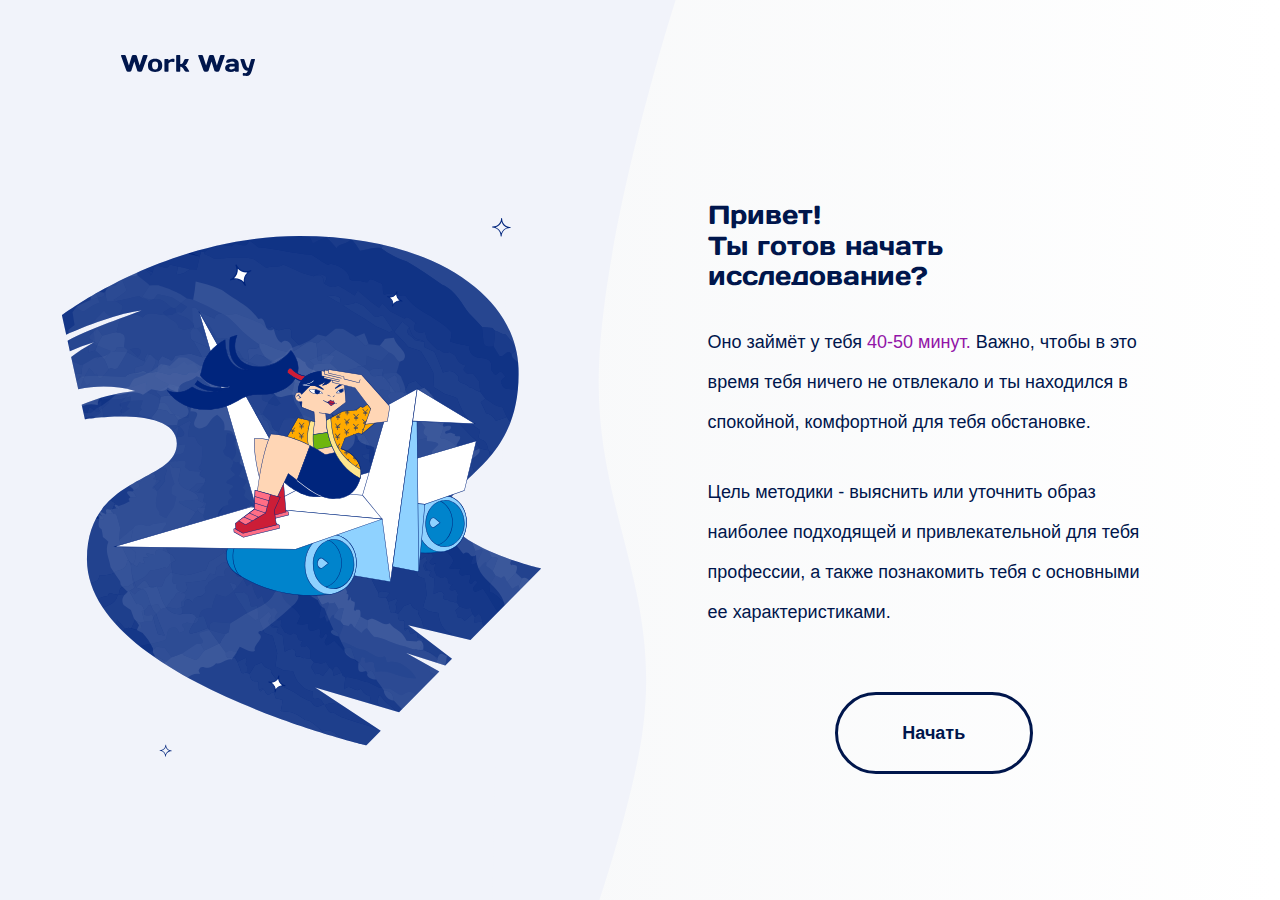
<file: quiz-main.html>
<!DOCTYPE html>
<html lang="ru">
<head>
  <meta charset="UTF-8">
  <meta name="viewport" content="width=device-width, initial-scale=1, shrink-to-fit=no">
     <!-- Bootstrap CSS -->
  <link rel="stylesheet" href="https://maxcdn.bootstrapcdn.com/bootstrap/4.0.0/css/bootstrap.min.css" integrity="sha384-Gn5384xqQ1aoWXA+058RXPxPg6fy4IWvTNh0E263XmFcJlSAwiGgFAW/dAiS6JXm" crossorigin="anonymous">
   <!-- Main CSS -->
   <link rel="stylesheet" href="assets/css/main.css">
   <link rel="stylesheet" href="./assets/fonts/DaysOne/fonts.css" type="text/css" charset="utf-8" />


  <title>workway</title>
</head>
<body>


<main>

    <div class="quiz_main">

        <svg class="header_logo header_logo_quiz_main" width="134" height="21" viewBox="0 0 134 21" fill="none" xmlns="http://www.w3.org/2000/svg">
            <path d="M0.05901 0.984375C0.01967 0.890625 0 0.785156 0 0.667969C0 0.542969 0.066878 0.402344 0.200634 0.246094C0.342258 0.0820312 0.55076 0 0.826141 0H3.41078C3.71763 0 4.00088 0.105469 4.26052 0.316406C4.52017 0.527344 4.70507 0.792969 4.81522 1.11328L7.93095 10.3945L10.8106 1.11328C11.0388 0.371094 11.507 0 12.2151 0H14.3866C15.0948 0 15.5629 0.371094 15.7911 1.11328L18.6708 10.3945L21.7865 1.11328C21.8967 0.792969 22.0816 0.527344 22.3412 0.316406C22.6008 0.105469 22.8841 0 23.1909 0H25.7756C26.0431 0 26.2437 0.0820312 26.3775 0.246094C26.5191 0.402344 26.5899 0.542969 26.5899 0.667969C26.5899 0.785156 26.5742 0.890625 26.5427 0.984375L21.279 15.6094C20.9879 16.4062 20.4214 16.8047 19.5795 16.8047H17.8682C16.9949 16.8047 16.4323 16.4062 16.1806 15.6094L13.3009 6.58594L10.4212 15.6094C10.1615 16.4062 9.59897 16.8047 8.73349 16.8047H7.01039C6.17638 16.8047 5.61382 16.4062 5.32271 15.6094L0.05901 0.984375Z" fill="#00164C"/>
            <path d="M28.8087 15.3516C27.5813 14.2266 26.9676 12.5703 26.9676 10.3828C26.9676 8.1875 27.5813 6.53125 28.8087 5.41406C30.0361 4.28906 31.7985 3.72656 34.096 3.72656C36.4013 3.72656 38.1677 4.28906 39.3951 5.41406C40.6225 6.53125 41.2362 8.1875 41.2362 10.3828C41.2362 12.5703 40.6225 14.2266 39.3951 15.3516C38.1677 16.4766 36.4013 17.0391 34.096 17.0391C31.7985 17.0391 30.0361 16.4766 28.8087 15.3516ZM31.7946 7.33594C31.3068 7.96875 31.0629 8.98047 31.0629 10.3711C31.0629 11.7617 31.3068 12.7773 31.7946 13.418C32.2824 14.0586 33.0496 14.3789 34.096 14.3789C35.1503 14.3789 35.9214 14.0586 36.4092 13.418C36.9049 12.7773 37.1527 11.7617 37.1527 10.3711C37.1527 8.98047 36.9049 7.96875 36.4092 7.33594C35.9214 6.70312 35.1503 6.38672 34.096 6.38672C33.0496 6.38672 32.2824 6.70312 31.7946 7.33594Z" fill="#00164C"/>
            <path d="M52.3655 6.9375L50.548 6.86719C49.4858 6.86719 48.4708 7.44531 47.5031 8.60156V16.0898C47.5031 16.3008 47.4323 16.4727 47.2906 16.6055C47.1569 16.7383 46.9877 16.8047 46.7832 16.8047H44.1395C43.9271 16.8047 43.754 16.7383 43.6202 16.6055C43.4865 16.4727 43.4196 16.3008 43.4196 16.0898V4.6875C43.4196 4.47656 43.4865 4.30469 43.6202 4.17188C43.7618 4.03125 43.9349 3.96094 44.1395 3.96094H46.7832C46.9956 3.96094 47.1687 4.03125 47.3024 4.17188C47.4362 4.30469 47.5031 4.47656 47.5031 4.6875V5.42578C48.3056 4.84766 49.0767 4.42188 49.8163 4.14844C50.5637 3.86719 51.5394 3.72656 52.7432 3.72656C52.9556 3.72656 53.1287 3.79688 53.2625 3.9375C53.4041 4.07031 53.4749 4.23828 53.4749 4.44141V6.22266C53.4749 6.43359 53.4041 6.60547 53.2625 6.73828C53.1287 6.87109 52.9556 6.9375 52.7432 6.9375H52.3655Z" fill="#00164C"/>
            <path d="M68.2156 16.2891C68.2156 16.6328 68.011 16.8047 67.6019 16.8047H65.3713C64.616 16.8047 64.0141 16.4375 63.5656 15.7031L62.0668 13.2773C61.4216 12.2383 60.4853 11.7188 59.2579 11.7188V16.0898C59.2579 16.3008 59.1871 16.4727 59.0454 16.6055C58.9117 16.7383 58.7425 16.8047 58.538 16.8047H55.8943C55.6819 16.8047 55.5088 16.7383 55.375 16.6055C55.2413 16.4727 55.1744 16.3008 55.1744 16.0898V0.726562C55.1744 0.515625 55.2413 0.34375 55.375 0.210938C55.5166 0.0703125 55.6897 0 55.8943 0H58.538C58.7504 0 58.9235 0.0703125 59.0572 0.210938C59.191 0.34375 59.2579 0.515625 59.2579 0.726562V9.04688C60.6269 9.04688 61.5632 8.51953 62.0668 7.46484L63.1997 5.07422C63.3571 4.73828 63.5892 4.46875 63.8961 4.26562C64.2029 4.0625 64.5334 3.96094 64.8874 3.96094H67.118C67.5114 3.96094 67.7081 4.11328 67.7081 4.41797C67.7081 4.58984 67.6452 4.80859 67.5193 5.07422L65.9968 8.26172C65.7372 8.79297 65.3831 9.25 64.9346 9.63281C64.4862 10.0156 64.0023 10.2617 63.483 10.3711C64.4508 10.6602 65.2887 11.3633 65.9968 12.4805L68.0032 15.7031C68.1369 15.9297 68.2077 16.125 68.2156 16.2891Z" fill="#00164C"/>
            <path d="M77.2441 0.984375C77.2048 0.890625 77.1851 0.785156 77.1851 0.667969C77.1851 0.542969 77.252 0.402344 77.3858 0.246094C77.5274 0.0820312 77.7359 0 78.0113 0H80.5959C80.9028 0 81.186 0.105469 81.4457 0.316406C81.7053 0.527344 81.8902 0.792969 82.0003 1.11328L85.1161 10.3945L87.9958 1.11328C88.2239 0.371094 88.6921 0 89.4002 0H91.5718C92.2799 0 92.748 0.371094 92.9762 1.11328L95.8559 10.3945L98.9716 1.11328C99.0818 0.792969 99.2667 0.527344 99.5263 0.316406C99.786 0.105469 100.069 0 100.376 0H102.961C103.228 0 103.429 0.0820312 103.563 0.246094C103.704 0.402344 103.775 0.542969 103.775 0.667969C103.775 0.785156 103.759 0.890625 103.728 0.984375L98.4641 15.6094C98.173 16.4062 97.6065 16.8047 96.7647 16.8047H95.0534C94.18 16.8047 93.6175 16.4062 93.3657 15.6094L90.486 6.58594L87.6063 15.6094C87.3467 16.4062 86.7841 16.8047 85.9186 16.8047H84.1955C83.3615 16.8047 82.799 16.4062 82.5078 15.6094L77.2441 0.984375Z" fill="#00164C"/>
            <path d="M105.711 15.9609C104.672 15.2422 104.153 14.2266 104.153 12.9141C104.153 11.6016 104.672 10.5938 105.711 9.89062C106.757 9.1875 108.102 8.83594 109.747 8.83594H113.653C113.653 7.92188 113.461 7.28516 113.075 6.92578C112.69 6.56641 112.013 6.38672 111.045 6.38672C110.085 6.38672 109.409 6.625 109.015 7.10156C108.63 7.57031 108.154 7.80469 107.587 7.80469H105.829C105.616 7.80469 105.439 7.73828 105.298 7.60547C105.164 7.46484 105.097 7.29297 105.097 7.08984C105.097 4.84766 107.241 3.72656 111.529 3.72656C113.402 3.72656 114.904 4.14453 116.037 4.98047C117.17 5.80859 117.737 7.09375 117.737 8.83594V16.0898C117.737 16.3008 117.67 16.4727 117.536 16.6055C117.402 16.7383 117.229 16.8047 117.017 16.8047H114.739C114.527 16.8047 114.354 16.7383 114.22 16.6055C114.086 16.4648 114.019 16.293 114.019 16.0898V15.7266C112.776 16.6094 111.34 17.0469 109.711 17.0391C108.091 17.0391 106.757 16.6797 105.711 15.9609ZM110.03 11.4961C109.479 11.4961 109.043 11.6289 108.72 11.8945C108.405 12.1602 108.248 12.5039 108.248 12.9258C108.248 13.3477 108.413 13.6953 108.744 13.9688C109.074 14.2422 109.542 14.3789 110.148 14.3789C111.36 14.3789 112.528 14.0273 113.653 13.3242V11.4961H110.03Z" fill="#00164C"/>
            <path d="M122.93 18.0234L124.476 18.2227C125.585 18.2227 126.36 17.4141 126.801 15.7969C125.463 15.7969 124.346 15.3984 123.449 14.6016C122.552 13.7969 121.781 12.3711 121.136 10.3242L119.377 4.66406C119.354 4.60156 119.342 4.53125 119.342 4.45312C119.342 4.36719 119.389 4.26562 119.484 4.14844C119.586 4.03125 119.735 3.96875 119.932 3.96094H122.399C122.627 3.96094 122.843 4.03906 123.048 4.19531C123.26 4.34375 123.398 4.53125 123.461 4.75781L125.007 9.72656C125.392 10.9453 125.782 11.7891 126.175 12.2578C126.577 12.7266 127.049 12.9609 127.592 12.9609L129.94 4.75781C130.003 4.53125 130.125 4.34375 130.306 4.19531C130.495 4.03906 130.703 3.96094 130.931 3.96094H133.422C133.618 3.96094 133.764 4.02344 133.858 4.14844C133.953 4.27344 134 4.37891 134 4.46484C134 4.54297 133.992 4.60938 133.976 4.66406L130.884 15.6094C130.334 17.5469 129.649 18.9297 128.831 19.7578C128.02 20.5859 126.974 21 125.691 21C124.409 21 123.5 20.9531 122.965 20.8594C122.438 20.7656 122.108 20.6484 121.974 20.5078C121.84 20.375 121.773 20.2188 121.773 20.0391V18.75C121.773 18.5391 121.84 18.3633 121.974 18.2227C122.108 18.0898 122.281 18.0234 122.493 18.0234H122.93Z" fill="#00164C"/>
        </svg>

        <div class="d-flex align-items-center justify-content-between">

        <!-- <svg class="quiz_main_wave" width="50%" height="1080" viewBox="0 0 50% 1080" fill="none" xmlns="http://www.w3.org/2000/svg">
            <rect width="722" height="1082" fill="#F1F3FA"/>
            <path d="M866 872C855.401 955.915 813 1082 813 1082H685L709 0H905C905 0 820.109 263.495 813 438.215C806.062 608.737 887.386 702.682 866 872Z" fill="#F1F3FA"/>
        </svg> -->

    
        <img class="quiz_main_img" src="./assets/images/quiz_main.svg" alt="квиз">

        <svg class="quiz_wave" width="220" height="100vh" viewBox="0 0 220 1080" fill="none" xmlns="http://www.w3.org/2000/svg">
            <path d="M181 872C170.401 955.915 128 1082 128 1082H0L24 0H220C220 0 135.109 263.495 128 438.215C121.062 608.737 202.386 702.682 181 872Z" fill="#F1F3FA"/>
        </svg>

        <div class="quiz_text_container">
            <div class="quiz_main_header color_dark_blue mb-40 Days_One">Привет!<br>
                Ты готов начать исследование?</div>
            <div class="quiz_main_p">Оно займёт у тебя <span class="color_pink quiz_main_p fw-500">40-50 минут.</span>
                Важно, чтобы в это время тебя ничего не отвлекало и ты находился в спокойной, комфортной для тебя обстановке. 
            </div>
            
            <div class="quiz_main_p" style="margin-top: 30px; margin-bottom: 60px;">
                Цель методики - выяснить или уточнить образ наиболее подходящей и привлекательной для тебя профессии, а также познакомить тебя 
с основными ее характеристиками.
            </div>

            <div class="d-flex justify-content-center"><div class="btn_white btn_quiz_main fs-24 fw-600">Начать</div></div>
            

        </div>
        </div>

        
    </div>


</main>


<footer>
   
</footer>

<script src="https://code.jquery.com/jquery-3.2.1.slim.min.js" integrity="sha384-KJ3o2DKtIkvYIK3UENzmM7KCkRr/rE9/Qpg6aAZGJwFDMVNA/GpGFF93hXpG5KkN" crossorigin="anonymous"></script>
<script src="https://cdnjs.cloudflare.com/ajax/libs/popper.js/1.12.9/umd/popper.min.js" integrity="sha384-ApNbgh9B+Y1QKtv3Rn7W3mgPxhU9K/ScQsAP7hUibX39j7fakFPskvXusvfa0b4Q" crossorigin="anonymous"></script>
<script src="https://maxcdn.bootstrapcdn.com/bootstrap/4.0.0/js/bootstrap.min.js" integrity="sha384-JZR6Spejh4U02d8jOt6vLEHfe/JQGiRRSQQxSfFWpi1MquVdAyjUar5+76PVCmYl" crossorigin="anonymous"></script>

<script src="./assets/js/drag-and-drop.js"></script>

 <!-- Bootstrap JS -->

 
</body>
</html>
</file>
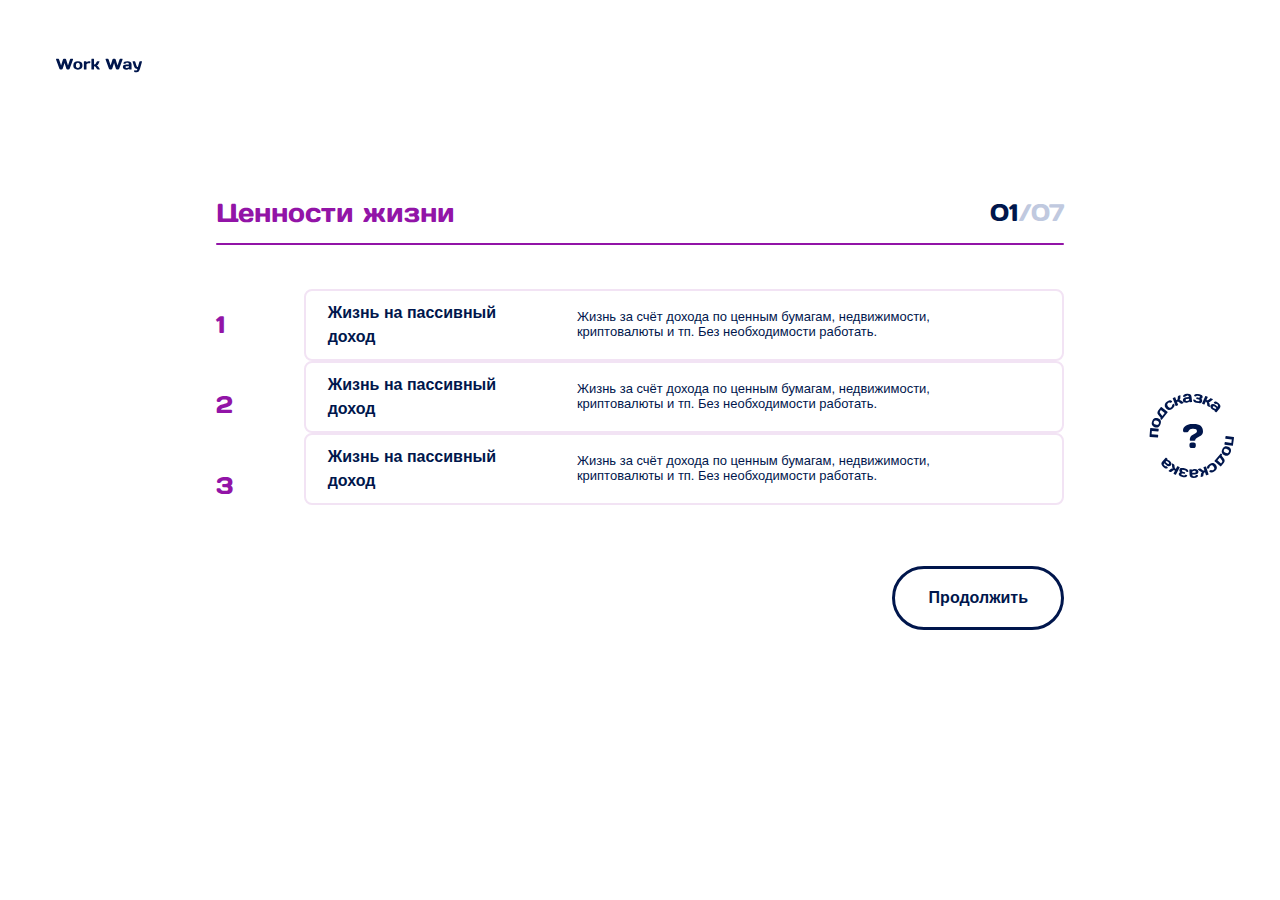
<file: quiz_draganddrop.html>
<!DOCTYPE html>
<html lang="ru">
<head>
  <meta charset="UTF-8">
  <meta name="viewport" content="width=device-width, initial-scale=1, shrink-to-fit=no">
     <!-- Bootstrap CSS -->
  <link rel="stylesheet" href="https://maxcdn.bootstrapcdn.com/bootstrap/4.0.0/css/bootstrap.min.css" integrity="sha384-Gn5384xqQ1aoWXA+058RXPxPg6fy4IWvTNh0E263XmFcJlSAwiGgFAW/dAiS6JXm" crossorigin="anonymous">
   <!-- Main CSS -->
   <link rel="stylesheet" href="assets/css/main.css">
   <link rel="stylesheet" href="./assets/fonts/DaysOne/fonts.css" type="text/css" charset="utf-8" />


  <title>workway</title>
</head>
<body>
<header>
   
</header>


<main>

    <div class="d-flex justify-content-between header_mobile header_mobile_quiz">

        <svg class="header_logo header_logo_quiz" width="134" height="21" viewBox="0 0 134 21" fill="none" xmlns="http://www.w3.org/2000/svg">
            <path d="M0.05901 0.984375C0.01967 0.890625 0 0.785156 0 0.667969C0 0.542969 0.066878 0.402344 0.200634 0.246094C0.342258 0.0820312 0.55076 0 0.826141 0H3.41078C3.71763 0 4.00088 0.105469 4.26052 0.316406C4.52017 0.527344 4.70507 0.792969 4.81522 1.11328L7.93095 10.3945L10.8106 1.11328C11.0388 0.371094 11.507 0 12.2151 0H14.3866C15.0948 0 15.5629 0.371094 15.7911 1.11328L18.6708 10.3945L21.7865 1.11328C21.8967 0.792969 22.0816 0.527344 22.3412 0.316406C22.6008 0.105469 22.8841 0 23.1909 0H25.7756C26.0431 0 26.2437 0.0820312 26.3775 0.246094C26.5191 0.402344 26.5899 0.542969 26.5899 0.667969C26.5899 0.785156 26.5742 0.890625 26.5427 0.984375L21.279 15.6094C20.9879 16.4062 20.4214 16.8047 19.5795 16.8047H17.8682C16.9949 16.8047 16.4323 16.4062 16.1806 15.6094L13.3009 6.58594L10.4212 15.6094C10.1615 16.4062 9.59897 16.8047 8.73349 16.8047H7.01039C6.17638 16.8047 5.61382 16.4062 5.32271 15.6094L0.05901 0.984375Z" fill="#00164C"/>
            <path d="M28.8087 15.3516C27.5813 14.2266 26.9676 12.5703 26.9676 10.3828C26.9676 8.1875 27.5813 6.53125 28.8087 5.41406C30.0361 4.28906 31.7985 3.72656 34.096 3.72656C36.4013 3.72656 38.1677 4.28906 39.3951 5.41406C40.6225 6.53125 41.2362 8.1875 41.2362 10.3828C41.2362 12.5703 40.6225 14.2266 39.3951 15.3516C38.1677 16.4766 36.4013 17.0391 34.096 17.0391C31.7985 17.0391 30.0361 16.4766 28.8087 15.3516ZM31.7946 7.33594C31.3068 7.96875 31.0629 8.98047 31.0629 10.3711C31.0629 11.7617 31.3068 12.7773 31.7946 13.418C32.2824 14.0586 33.0496 14.3789 34.096 14.3789C35.1503 14.3789 35.9214 14.0586 36.4092 13.418C36.9049 12.7773 37.1527 11.7617 37.1527 10.3711C37.1527 8.98047 36.9049 7.96875 36.4092 7.33594C35.9214 6.70312 35.1503 6.38672 34.096 6.38672C33.0496 6.38672 32.2824 6.70312 31.7946 7.33594Z" fill="#00164C"/>
            <path d="M52.3655 6.9375L50.548 6.86719C49.4858 6.86719 48.4708 7.44531 47.5031 8.60156V16.0898C47.5031 16.3008 47.4323 16.4727 47.2906 16.6055C47.1569 16.7383 46.9877 16.8047 46.7832 16.8047H44.1395C43.9271 16.8047 43.754 16.7383 43.6202 16.6055C43.4865 16.4727 43.4196 16.3008 43.4196 16.0898V4.6875C43.4196 4.47656 43.4865 4.30469 43.6202 4.17188C43.7618 4.03125 43.9349 3.96094 44.1395 3.96094H46.7832C46.9956 3.96094 47.1687 4.03125 47.3024 4.17188C47.4362 4.30469 47.5031 4.47656 47.5031 4.6875V5.42578C48.3056 4.84766 49.0767 4.42188 49.8163 4.14844C50.5637 3.86719 51.5394 3.72656 52.7432 3.72656C52.9556 3.72656 53.1287 3.79688 53.2625 3.9375C53.4041 4.07031 53.4749 4.23828 53.4749 4.44141V6.22266C53.4749 6.43359 53.4041 6.60547 53.2625 6.73828C53.1287 6.87109 52.9556 6.9375 52.7432 6.9375H52.3655Z" fill="#00164C"/>
            <path d="M68.2156 16.2891C68.2156 16.6328 68.011 16.8047 67.6019 16.8047H65.3713C64.616 16.8047 64.0141 16.4375 63.5656 15.7031L62.0668 13.2773C61.4216 12.2383 60.4853 11.7188 59.2579 11.7188V16.0898C59.2579 16.3008 59.1871 16.4727 59.0454 16.6055C58.9117 16.7383 58.7425 16.8047 58.538 16.8047H55.8943C55.6819 16.8047 55.5088 16.7383 55.375 16.6055C55.2413 16.4727 55.1744 16.3008 55.1744 16.0898V0.726562C55.1744 0.515625 55.2413 0.34375 55.375 0.210938C55.5166 0.0703125 55.6897 0 55.8943 0H58.538C58.7504 0 58.9235 0.0703125 59.0572 0.210938C59.191 0.34375 59.2579 0.515625 59.2579 0.726562V9.04688C60.6269 9.04688 61.5632 8.51953 62.0668 7.46484L63.1997 5.07422C63.3571 4.73828 63.5892 4.46875 63.8961 4.26562C64.2029 4.0625 64.5334 3.96094 64.8874 3.96094H67.118C67.5114 3.96094 67.7081 4.11328 67.7081 4.41797C67.7081 4.58984 67.6452 4.80859 67.5193 5.07422L65.9968 8.26172C65.7372 8.79297 65.3831 9.25 64.9346 9.63281C64.4862 10.0156 64.0023 10.2617 63.483 10.3711C64.4508 10.6602 65.2887 11.3633 65.9968 12.4805L68.0032 15.7031C68.1369 15.9297 68.2077 16.125 68.2156 16.2891Z" fill="#00164C"/>
            <path d="M77.2441 0.984375C77.2048 0.890625 77.1851 0.785156 77.1851 0.667969C77.1851 0.542969 77.252 0.402344 77.3858 0.246094C77.5274 0.0820312 77.7359 0 78.0113 0H80.5959C80.9028 0 81.186 0.105469 81.4457 0.316406C81.7053 0.527344 81.8902 0.792969 82.0003 1.11328L85.1161 10.3945L87.9958 1.11328C88.2239 0.371094 88.6921 0 89.4002 0H91.5718C92.2799 0 92.748 0.371094 92.9762 1.11328L95.8559 10.3945L98.9716 1.11328C99.0818 0.792969 99.2667 0.527344 99.5263 0.316406C99.786 0.105469 100.069 0 100.376 0H102.961C103.228 0 103.429 0.0820312 103.563 0.246094C103.704 0.402344 103.775 0.542969 103.775 0.667969C103.775 0.785156 103.759 0.890625 103.728 0.984375L98.4641 15.6094C98.173 16.4062 97.6065 16.8047 96.7647 16.8047H95.0534C94.18 16.8047 93.6175 16.4062 93.3657 15.6094L90.486 6.58594L87.6063 15.6094C87.3467 16.4062 86.7841 16.8047 85.9186 16.8047H84.1955C83.3615 16.8047 82.799 16.4062 82.5078 15.6094L77.2441 0.984375Z" fill="#00164C"/>
            <path d="M105.711 15.9609C104.672 15.2422 104.153 14.2266 104.153 12.9141C104.153 11.6016 104.672 10.5938 105.711 9.89062C106.757 9.1875 108.102 8.83594 109.747 8.83594H113.653C113.653 7.92188 113.461 7.28516 113.075 6.92578C112.69 6.56641 112.013 6.38672 111.045 6.38672C110.085 6.38672 109.409 6.625 109.015 7.10156C108.63 7.57031 108.154 7.80469 107.587 7.80469H105.829C105.616 7.80469 105.439 7.73828 105.298 7.60547C105.164 7.46484 105.097 7.29297 105.097 7.08984C105.097 4.84766 107.241 3.72656 111.529 3.72656C113.402 3.72656 114.904 4.14453 116.037 4.98047C117.17 5.80859 117.737 7.09375 117.737 8.83594V16.0898C117.737 16.3008 117.67 16.4727 117.536 16.6055C117.402 16.7383 117.229 16.8047 117.017 16.8047H114.739C114.527 16.8047 114.354 16.7383 114.22 16.6055C114.086 16.4648 114.019 16.293 114.019 16.0898V15.7266C112.776 16.6094 111.34 17.0469 109.711 17.0391C108.091 17.0391 106.757 16.6797 105.711 15.9609ZM110.03 11.4961C109.479 11.4961 109.043 11.6289 108.72 11.8945C108.405 12.1602 108.248 12.5039 108.248 12.9258C108.248 13.3477 108.413 13.6953 108.744 13.9688C109.074 14.2422 109.542 14.3789 110.148 14.3789C111.36 14.3789 112.528 14.0273 113.653 13.3242V11.4961H110.03Z" fill="#00164C"/>
            <path d="M122.93 18.0234L124.476 18.2227C125.585 18.2227 126.36 17.4141 126.801 15.7969C125.463 15.7969 124.346 15.3984 123.449 14.6016C122.552 13.7969 121.781 12.3711 121.136 10.3242L119.377 4.66406C119.354 4.60156 119.342 4.53125 119.342 4.45312C119.342 4.36719 119.389 4.26562 119.484 4.14844C119.586 4.03125 119.735 3.96875 119.932 3.96094H122.399C122.627 3.96094 122.843 4.03906 123.048 4.19531C123.26 4.34375 123.398 4.53125 123.461 4.75781L125.007 9.72656C125.392 10.9453 125.782 11.7891 126.175 12.2578C126.577 12.7266 127.049 12.9609 127.592 12.9609L129.94 4.75781C130.003 4.53125 130.125 4.34375 130.306 4.19531C130.495 4.03906 130.703 3.96094 130.931 3.96094H133.422C133.618 3.96094 133.764 4.02344 133.858 4.14844C133.953 4.27344 134 4.37891 134 4.46484C134 4.54297 133.992 4.60938 133.976 4.66406L130.884 15.6094C130.334 17.5469 129.649 18.9297 128.831 19.7578C128.02 20.5859 126.974 21 125.691 21C124.409 21 123.5 20.9531 122.965 20.8594C122.438 20.7656 122.108 20.6484 121.974 20.5078C121.84 20.375 121.773 20.2188 121.773 20.0391V18.75C121.773 18.5391 121.84 18.3633 121.974 18.2227C122.108 18.0898 122.281 18.0234 122.493 18.0234H122.93Z" fill="#00164C"/>
        </svg>
        <svg class="header_logo_quiz header_logo_quiz_help" data-toggle="modal" data-target="#modal-help" data-keyboard="true" width="24" height="24" viewBox="0 0 24 24" fill="none" xmlns="http://www.w3.org/2000/svg">
            <circle cx="12" cy="12" r="11" stroke="#00164C" stroke-width="2"/>
            <path d="M7 9.03906C7 8.15365 7.44792 7.42708 8.34375 6.85938C9.24479 6.28646 10.2266 6 11.2891 6H12.1875C15.1875 6 16.6875 7.16406 16.6875 9.49219C16.6875 10.013 16.5599 10.4661 16.3047 10.8516C16.0547 11.2318 15.7474 11.5234 15.3828 11.7266C15.0234 11.9297 14.6615 12.112 14.2969 12.2734C13.9375 12.4349 13.6302 12.612 13.375 12.8047C13.125 12.9922 13 13.1823 13 13.375C13 13.75 12.8411 13.9375 12.5234 13.9375H10.7656C10.625 13.9375 10.5078 13.8932 10.4141 13.8047C10.3255 13.7109 10.2812 13.5964 10.2812 13.4609C10.2812 13.013 10.3672 12.6172 10.5391 12.2734C10.7109 11.9297 10.9245 11.6615 11.1797 11.4688C11.4349 11.2708 11.7109 11.0859 12.0078 10.9141C12.3099 10.7422 12.5885 10.599 12.8438 10.4844C13.4427 10.2083 13.7422 9.86198 13.7422 9.44531C13.7422 9.02865 13.599 8.71875 13.3125 8.51562C13.0312 8.3125 12.5807 8.21094 11.9609 8.21094H11.5625C10.6979 8.21094 10.1068 8.53125 9.78906 9.17188C9.55469 9.66146 9.20312 9.90625 8.73438 9.90625H7.80469C7.54948 9.90625 7.35156 9.8151 7.21094 9.63281C7.07031 9.45052 7 9.2526 7 9.03906ZM10.125 16.2891V15.7969C10.125 15.4531 10.2188 15.1901 10.4062 15.0078C10.5938 14.8255 10.8516 14.7344 11.1797 14.7344H12.1406C12.4688 14.7344 12.7266 14.8255 12.9141 15.0078C13.1016 15.1901 13.1953 15.4531 13.1953 15.7969V16.2891C13.1953 16.6224 13.1016 16.8828 12.9141 17.0703C12.7266 17.2526 12.4688 17.3438 12.1406 17.3438H11.1797C10.8516 17.3438 10.5938 17.2526 10.4062 17.0703C10.2188 16.8828 10.125 16.6224 10.125 16.2891Z" fill="#00164C"/>
        </svg>
    </div>

    <div class="quiz_drag_and_drop_container">

        <div class="pink_line fixed_2">
            <div class="d-flex justify-content-between align-items-center">
                <div class="quiz_header color_pink fs-28 Days_One">
                Ценности жизни 
                </div>
                <div class="question_cont fs-24 Days_One">
                    01<span class="question_cont Days_One color_blue_quiz_counter">/07</span>
                </div>

            </div>
            <div class="pink_border"></div>
        </div>

        <div class="d-flex mobile_dad">

        <div>
            <div class="gridly_item_count gridly_item_count_1 fs-24 color_pink Days_One">1</div>
            <div class="gridly_item_count fs-24 color_pink gridly_item_count_2 Days_One">2</div>
            <div class="gridly_item_count fs-24 color_pink gridly_item_count_2 Days_One">3</div>

        </div>



        <ol id="gridly" class="gridly">

           
                        <li class="gridly_item d-flex align-items-center">
                            
                            <div class="d-md-flex d-block align-items-center justify-content-between quiz_drag_item">
                                <div class="text_1 fw-700">Жизнь на
                                    пассивный доход</div>
            
                                <div class="d-md-block d-none text_2 fs-13">Жизнь за счёт
                                    дохода по ценным
                                    бумагам,
                                    недвижимости, криптовалюты и
                                    тп. Без
                                    необходимости
                                    работать.</div>
                                    <svg class="arrow_dawn" width="16" height="16" viewBox="0 0 16 16" fill="none" xmlns="http://www.w3.org/2000/svg">
                                        <path d="M13.332 5.99992L7.9987 11.3333L2.66537 5.99992" stroke="#F2E3F4" stroke-width="2" stroke-linecap="round" stroke-linejoin="round"/>
                                    </svg>
            
            
                            </div>
                            
                        
                        </li>
                    
            
                        <li class="gridly_item d-flex align-items-center">
                            
                            <div class="d-md-flex d-block align-items-center justify-content-between quiz_drag_item">
                                <div class="text_1 fw-700">Жизнь на
                                    пассивный доход</div>
            
                                <div class="d-md-block d-none text_2 fs-13">Жизнь за счёт
                                    дохода по ценным
                                    бумагам,
                                    недвижимости, криптовалюты и
                                    тп. Без
                                    необходимости
                                    работать.</div>
                                    <svg class="arrow_dawn" width="16" height="16" viewBox="0 0 16 16" fill="none" xmlns="http://www.w3.org/2000/svg">
                                        <path d="M13.332 5.99992L7.9987 11.3333L2.66537 5.99992" stroke="#F2E3F4" stroke-width="2" stroke-linecap="round" stroke-linejoin="round"/>
                                    </svg>
                            </div>
                        
                        </li>
                        <li class="gridly_item d-flex align-items-center">
                            
                            <div class="d-md-flex d-block align-items-center justify-content-between quiz_drag_item">
                                <div class="text_1 fw-700">Жизнь на
                                    пассивный доход</div>
            
                                <div class="d-md-block d-none text_2 fs-13">Жизнь за счёт
                                    дохода по ценным
                                    бумагам,
                                    недвижимости, криптовалюты и
                                    тп. Без
                                    необходимости
                                    работать.</div>
                                    <svg class="arrow_dawn" width="16" height="16" viewBox="0 0 16 16" fill="none" xmlns="http://www.w3.org/2000/svg">
                                        <path d="M13.332 5.99992L7.9987 11.3333L2.66537 5.99992" stroke="#F2E3F4" stroke-width="2" stroke-linecap="round" stroke-linejoin="round"/>
                                    </svg>
                            </div>
                        
                        </li>
                       
                       
            
                    </ol>



        </div>

        <div class="d-flex w-100 justify-content-end btn_quiz_drag_mobile"><div class="btn_quiz_drag">Продолжить</div></div>

        <div data-toggle="modal" data-target="#modal-help" data-keyboard="true" class="help" >
            <div style="position: relative;">
                <img src="./assets/images/help-new.svg" alt="" style="animation: rotation 20s infinite linear;">
                <img src="./assets/images/question-new.svg" alt="" style="position:absolute; top: 38px;
            left: 41px;">
            </div>
        </div>

          
        <!-- ////////////////////////////////////////////////// -->
        <div class="modal fade p-0" id="modal-help" tabindex="-1" aria-labelledby="menu" aria-hidden="true">

        <div class="d-flex justify-content-end">
            <div class="modal-dialog modal_help">

            
            
                <div class="modal-content help_back_blue" style="height: 100%;">
                    <svg class="d-md-none d-block close_modal" data-dismiss="modal" width="20" height="20" viewBox="0 0 20 20" fill="none" xmlns="http://www.w3.org/2000/svg">
                        <path d="M12.3477 9.99714L19.5075 2.85406C19.821 2.54052 19.9972 2.11527 19.9972 1.67187C19.9972 1.22846 19.821 0.803215 19.5075 0.489679C19.1939 0.176143 18.7687 0 18.3253 0C17.8819 0 17.4566 0.176143 17.1431 0.489679L10 7.64941L2.8569 0.489679C2.54337 0.176143 2.11812 -3.30364e-09 1.67471 0C1.2313 3.30364e-09 0.806058 0.176143 0.492521 0.489679C0.178985 0.803215 0.00284159 1.22846 0.00284159 1.67187C0.00284158 2.11527 0.178985 2.54052 0.492521 2.85406L7.65227 9.99714L0.492521 17.1402C0.336458 17.295 0.212588 17.4792 0.128055 17.6821C0.0435221 17.885 0 18.1026 0 18.3224C0 18.5422 0.0435221 18.7599 0.128055 18.9628C0.212588 19.1657 0.336458 19.3498 0.492521 19.5046C0.64731 19.6607 0.831467 19.7845 1.03437 19.8691C1.23727 19.9536 1.4549 19.9971 1.67471 19.9971C1.89452 19.9971 2.11215 19.9536 2.31505 19.8691C2.51796 19.7845 2.70211 19.6607 2.8569 19.5046L10 12.3449L17.1431 19.5046C17.2979 19.6607 17.482 19.7845 17.6849 19.8691C17.8878 19.9536 18.1055 19.9971 18.3253 19.9971C18.5451 19.9971 18.7627 19.9536 18.9656 19.8691C19.1685 19.7845 19.3527 19.6607 19.5075 19.5046C19.6635 19.3498 19.7874 19.1657 19.8719 18.9628C19.9565 18.7599 20 18.5422 20 18.3224C20 18.1026 19.9565 17.885 19.8719 17.6821C19.7874 17.4792 19.6635 17.295 19.5075 17.1402L12.3477 9.99714Z" fill="#EAEAEA"/>
                    </svg>

                    <div class="d-flex align-items-center woman_bottom">
                        <img class="woman" src="./assets/images/Women.svg" alt="">
                        <div class="help_header Days_One">Подсказка!</div>
                        <svg class="star_mobile" style="margin-bottom: 52px;" width="44" height="44" viewBox="0 0 44 44" fill="none" xmlns="http://www.w3.org/2000/svg">
                            <path d="M14.9512 32.8304C14.7933 32.6158 14.7422 32.3222 14.8769 32.0569C17.9989 26.4354 16.0301 19.2755 10.4193 16.1333C10.0755 15.8904 10.0245 15.5968 10.1871 15.1452C10.2939 15.0662 10.2939 15.0662 10.4008 14.9872C10.6145 14.8293 10.9071 14.7786 11.1719 14.9142C16.7827 18.0564 23.9177 16.0956 27.0396 10.474C27.1465 10.3951 27.1465 10.3951 27.2533 10.3161C27.5739 10.0791 27.9455 10.1358 28.1823 10.4577C28.3402 10.6724 28.3913 10.966 28.2566 11.2313C25.1346 16.8528 27.1034 24.0127 32.7143 27.1548C33.058 27.3978 33.109 27.6914 32.9464 28.143C32.8396 28.222 32.8396 28.222 32.7327 28.301C32.519 28.4589 32.2264 28.5096 31.9616 28.3739C26.3508 25.2318 19.2158 27.1926 16.0939 32.8141C15.987 32.8931 15.987 32.8931 15.8802 32.9721C15.6665 33.1301 15.3738 33.1807 15.1091 33.0451C15.1091 33.0451 15.0301 32.9377 14.9512 32.8304ZM15.1569 18.7612C17.2887 21.6587 18.1663 25.3176 17.5295 28.9362C20.498 26.2448 24.6786 24.9768 28.6314 25.8654C25.9422 22.8829 24.6699 18.6874 25.5482 14.7245C22.394 17.3876 18.3202 18.5766 14.3674 17.6881C14.6042 18.01 14.92 18.4393 15.1569 18.7612Z" fill="white"/>
                        </svg>
                            
                    </div>

                    <div class="fs-24 fw-500 color_white mb-4 modal_text_font">
                        Перед тобой набор карточек, <span class="color_gold modal_text_font">изучи их.</span>
Затем <span class="color_gold modal_text_font">перетаскивай</span> карточки так, чтобы сверху оказались самые интересные, 
а внизу те, что нравятся меньше.
                    </div>

                    <div class="fs-24 fw-500 color_white modal_text_font">
                        Когда закончишь расстановку карточек, нажми <span class="color_gold modal_text_font">“Продолжить”</span>.
                    </div>

                    <div class="d-flex justify-content-center"><div data-dismiss="modal" class="btn_pink btn_help_margin">Понятно</div></div>



                  
                     
          
                </div>
            </div>

            </div>
        </div>
        <!-- ////////////////////////////////////////////////// -->



    </div>


    <!-- <img class="help" src="./assets/images/help.svg" alt="help"> -->


</main>


<footer>
   
</footer>

<script src="https://code.jquery.com/jquery-3.2.1.slim.min.js" integrity="sha384-KJ3o2DKtIkvYIK3UENzmM7KCkRr/rE9/Qpg6aAZGJwFDMVNA/GpGFF93hXpG5KkN" crossorigin="anonymous"></script>
<script src="https://cdnjs.cloudflare.com/ajax/libs/popper.js/1.12.9/umd/popper.min.js" integrity="sha384-ApNbgh9B+Y1QKtv3Rn7W3mgPxhU9K/ScQsAP7hUibX39j7fakFPskvXusvfa0b4Q" crossorigin="anonymous"></script>
<script src="https://maxcdn.bootstrapcdn.com/bootstrap/4.0.0/js/bootstrap.min.js" integrity="sha384-JZR6Spejh4U02d8jOt6vLEHfe/JQGiRRSQQxSfFWpi1MquVdAyjUar5+76PVCmYl" crossorigin="anonymous"></script>

<script src="./assets/js/drag-and-drop.js"></script>

<script>
//     $('.quiz_drag_item').click(function(){

//   $('.accordion').toggleClass('accordion_active');

// });

$('#gridly .accordion').click(function(){

$(this).toggleClass('accordion_active');
console.log('dfvdfv')
});

  
</script>
 <!-- Bootstrap JS -->

 
</body>
</html>
</file>
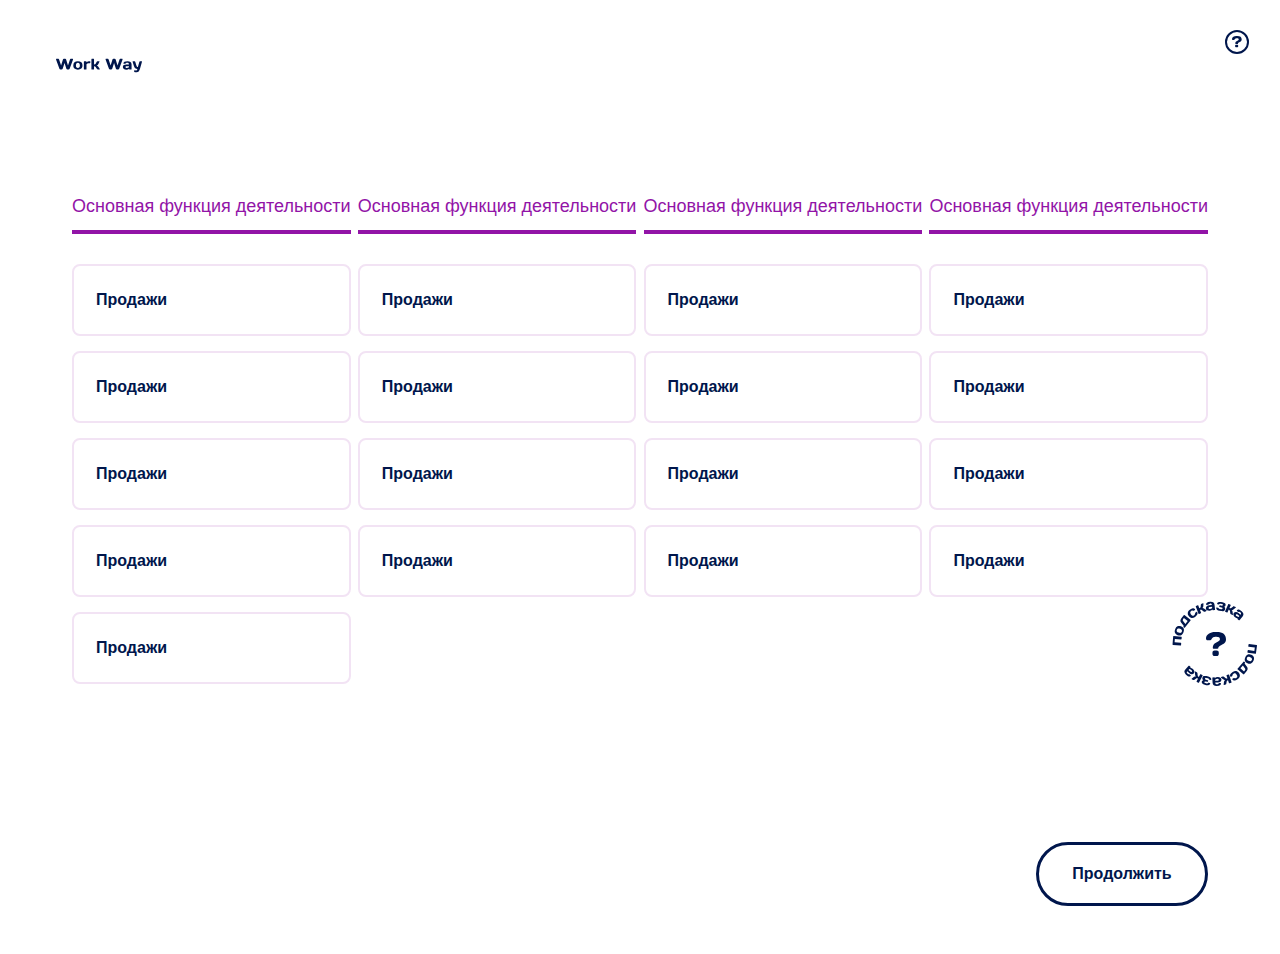
<file: quiz_second_page.html>
<!DOCTYPE html>
<html lang="ru">
<head>
  <meta charset="UTF-8">
  <meta name="viewport" content="width=device-width, initial-scale=1, shrink-to-fit=no">
     <!-- Bootstrap CSS -->
  <link rel="stylesheet" href="https://maxcdn.bootstrapcdn.com/bootstrap/4.0.0/css/bootstrap.min.css" integrity="sha384-Gn5384xqQ1aoWXA+058RXPxPg6fy4IWvTNh0E263XmFcJlSAwiGgFAW/dAiS6JXm" crossorigin="anonymous">
   <!-- Main CSS -->
   <link rel="stylesheet" href="assets/css/main.css">
   <link rel="stylesheet" href="./assets/fonts/DaysOne/fonts.css" type="text/css" charset="utf-8" />


  <title>workway</title>
</head>
<body>
<header>
   
</header>


<main>
    <div class="d-flex justify-content-between header_mobile header_mobile_quiz header_quiz_second align-items-center">

        <svg class="header_logo header_logo_quiz header_logo_quiz_second" width="134" height="21" viewBox="0 0 134 21" fill="none" xmlns="http://www.w3.org/2000/svg">
            <path d="M0.05901 0.984375C0.01967 0.890625 0 0.785156 0 0.667969C0 0.542969 0.066878 0.402344 0.200634 0.246094C0.342258 0.0820312 0.55076 0 0.826141 0H3.41078C3.71763 0 4.00088 0.105469 4.26052 0.316406C4.52017 0.527344 4.70507 0.792969 4.81522 1.11328L7.93095 10.3945L10.8106 1.11328C11.0388 0.371094 11.507 0 12.2151 0H14.3866C15.0948 0 15.5629 0.371094 15.7911 1.11328L18.6708 10.3945L21.7865 1.11328C21.8967 0.792969 22.0816 0.527344 22.3412 0.316406C22.6008 0.105469 22.8841 0 23.1909 0H25.7756C26.0431 0 26.2437 0.0820312 26.3775 0.246094C26.5191 0.402344 26.5899 0.542969 26.5899 0.667969C26.5899 0.785156 26.5742 0.890625 26.5427 0.984375L21.279 15.6094C20.9879 16.4062 20.4214 16.8047 19.5795 16.8047H17.8682C16.9949 16.8047 16.4323 16.4062 16.1806 15.6094L13.3009 6.58594L10.4212 15.6094C10.1615 16.4062 9.59897 16.8047 8.73349 16.8047H7.01039C6.17638 16.8047 5.61382 16.4062 5.32271 15.6094L0.05901 0.984375Z" fill="#00164C"/>
            <path d="M28.8087 15.3516C27.5813 14.2266 26.9676 12.5703 26.9676 10.3828C26.9676 8.1875 27.5813 6.53125 28.8087 5.41406C30.0361 4.28906 31.7985 3.72656 34.096 3.72656C36.4013 3.72656 38.1677 4.28906 39.3951 5.41406C40.6225 6.53125 41.2362 8.1875 41.2362 10.3828C41.2362 12.5703 40.6225 14.2266 39.3951 15.3516C38.1677 16.4766 36.4013 17.0391 34.096 17.0391C31.7985 17.0391 30.0361 16.4766 28.8087 15.3516ZM31.7946 7.33594C31.3068 7.96875 31.0629 8.98047 31.0629 10.3711C31.0629 11.7617 31.3068 12.7773 31.7946 13.418C32.2824 14.0586 33.0496 14.3789 34.096 14.3789C35.1503 14.3789 35.9214 14.0586 36.4092 13.418C36.9049 12.7773 37.1527 11.7617 37.1527 10.3711C37.1527 8.98047 36.9049 7.96875 36.4092 7.33594C35.9214 6.70312 35.1503 6.38672 34.096 6.38672C33.0496 6.38672 32.2824 6.70312 31.7946 7.33594Z" fill="#00164C"/>
            <path d="M52.3655 6.9375L50.548 6.86719C49.4858 6.86719 48.4708 7.44531 47.5031 8.60156V16.0898C47.5031 16.3008 47.4323 16.4727 47.2906 16.6055C47.1569 16.7383 46.9877 16.8047 46.7832 16.8047H44.1395C43.9271 16.8047 43.754 16.7383 43.6202 16.6055C43.4865 16.4727 43.4196 16.3008 43.4196 16.0898V4.6875C43.4196 4.47656 43.4865 4.30469 43.6202 4.17188C43.7618 4.03125 43.9349 3.96094 44.1395 3.96094H46.7832C46.9956 3.96094 47.1687 4.03125 47.3024 4.17188C47.4362 4.30469 47.5031 4.47656 47.5031 4.6875V5.42578C48.3056 4.84766 49.0767 4.42188 49.8163 4.14844C50.5637 3.86719 51.5394 3.72656 52.7432 3.72656C52.9556 3.72656 53.1287 3.79688 53.2625 3.9375C53.4041 4.07031 53.4749 4.23828 53.4749 4.44141V6.22266C53.4749 6.43359 53.4041 6.60547 53.2625 6.73828C53.1287 6.87109 52.9556 6.9375 52.7432 6.9375H52.3655Z" fill="#00164C"/>
            <path d="M68.2156 16.2891C68.2156 16.6328 68.011 16.8047 67.6019 16.8047H65.3713C64.616 16.8047 64.0141 16.4375 63.5656 15.7031L62.0668 13.2773C61.4216 12.2383 60.4853 11.7188 59.2579 11.7188V16.0898C59.2579 16.3008 59.1871 16.4727 59.0454 16.6055C58.9117 16.7383 58.7425 16.8047 58.538 16.8047H55.8943C55.6819 16.8047 55.5088 16.7383 55.375 16.6055C55.2413 16.4727 55.1744 16.3008 55.1744 16.0898V0.726562C55.1744 0.515625 55.2413 0.34375 55.375 0.210938C55.5166 0.0703125 55.6897 0 55.8943 0H58.538C58.7504 0 58.9235 0.0703125 59.0572 0.210938C59.191 0.34375 59.2579 0.515625 59.2579 0.726562V9.04688C60.6269 9.04688 61.5632 8.51953 62.0668 7.46484L63.1997 5.07422C63.3571 4.73828 63.5892 4.46875 63.8961 4.26562C64.2029 4.0625 64.5334 3.96094 64.8874 3.96094H67.118C67.5114 3.96094 67.7081 4.11328 67.7081 4.41797C67.7081 4.58984 67.6452 4.80859 67.5193 5.07422L65.9968 8.26172C65.7372 8.79297 65.3831 9.25 64.9346 9.63281C64.4862 10.0156 64.0023 10.2617 63.483 10.3711C64.4508 10.6602 65.2887 11.3633 65.9968 12.4805L68.0032 15.7031C68.1369 15.9297 68.2077 16.125 68.2156 16.2891Z" fill="#00164C"/>
            <path d="M77.2441 0.984375C77.2048 0.890625 77.1851 0.785156 77.1851 0.667969C77.1851 0.542969 77.252 0.402344 77.3858 0.246094C77.5274 0.0820312 77.7359 0 78.0113 0H80.5959C80.9028 0 81.186 0.105469 81.4457 0.316406C81.7053 0.527344 81.8902 0.792969 82.0003 1.11328L85.1161 10.3945L87.9958 1.11328C88.2239 0.371094 88.6921 0 89.4002 0H91.5718C92.2799 0 92.748 0.371094 92.9762 1.11328L95.8559 10.3945L98.9716 1.11328C99.0818 0.792969 99.2667 0.527344 99.5263 0.316406C99.786 0.105469 100.069 0 100.376 0H102.961C103.228 0 103.429 0.0820312 103.563 0.246094C103.704 0.402344 103.775 0.542969 103.775 0.667969C103.775 0.785156 103.759 0.890625 103.728 0.984375L98.4641 15.6094C98.173 16.4062 97.6065 16.8047 96.7647 16.8047H95.0534C94.18 16.8047 93.6175 16.4062 93.3657 15.6094L90.486 6.58594L87.6063 15.6094C87.3467 16.4062 86.7841 16.8047 85.9186 16.8047H84.1955C83.3615 16.8047 82.799 16.4062 82.5078 15.6094L77.2441 0.984375Z" fill="#00164C"/>
            <path d="M105.711 15.9609C104.672 15.2422 104.153 14.2266 104.153 12.9141C104.153 11.6016 104.672 10.5938 105.711 9.89062C106.757 9.1875 108.102 8.83594 109.747 8.83594H113.653C113.653 7.92188 113.461 7.28516 113.075 6.92578C112.69 6.56641 112.013 6.38672 111.045 6.38672C110.085 6.38672 109.409 6.625 109.015 7.10156C108.63 7.57031 108.154 7.80469 107.587 7.80469H105.829C105.616 7.80469 105.439 7.73828 105.298 7.60547C105.164 7.46484 105.097 7.29297 105.097 7.08984C105.097 4.84766 107.241 3.72656 111.529 3.72656C113.402 3.72656 114.904 4.14453 116.037 4.98047C117.17 5.80859 117.737 7.09375 117.737 8.83594V16.0898C117.737 16.3008 117.67 16.4727 117.536 16.6055C117.402 16.7383 117.229 16.8047 117.017 16.8047H114.739C114.527 16.8047 114.354 16.7383 114.22 16.6055C114.086 16.4648 114.019 16.293 114.019 16.0898V15.7266C112.776 16.6094 111.34 17.0469 109.711 17.0391C108.091 17.0391 106.757 16.6797 105.711 15.9609ZM110.03 11.4961C109.479 11.4961 109.043 11.6289 108.72 11.8945C108.405 12.1602 108.248 12.5039 108.248 12.9258C108.248 13.3477 108.413 13.6953 108.744 13.9688C109.074 14.2422 109.542 14.3789 110.148 14.3789C111.36 14.3789 112.528 14.0273 113.653 13.3242V11.4961H110.03Z" fill="#00164C"/>
            <path d="M122.93 18.0234L124.476 18.2227C125.585 18.2227 126.36 17.4141 126.801 15.7969C125.463 15.7969 124.346 15.3984 123.449 14.6016C122.552 13.7969 121.781 12.3711 121.136 10.3242L119.377 4.66406C119.354 4.60156 119.342 4.53125 119.342 4.45312C119.342 4.36719 119.389 4.26562 119.484 4.14844C119.586 4.03125 119.735 3.96875 119.932 3.96094H122.399C122.627 3.96094 122.843 4.03906 123.048 4.19531C123.26 4.34375 123.398 4.53125 123.461 4.75781L125.007 9.72656C125.392 10.9453 125.782 11.7891 126.175 12.2578C126.577 12.7266 127.049 12.9609 127.592 12.9609L129.94 4.75781C130.003 4.53125 130.125 4.34375 130.306 4.19531C130.495 4.03906 130.703 3.96094 130.931 3.96094H133.422C133.618 3.96094 133.764 4.02344 133.858 4.14844C133.953 4.27344 134 4.37891 134 4.46484C134 4.54297 133.992 4.60938 133.976 4.66406L130.884 15.6094C130.334 17.5469 129.649 18.9297 128.831 19.7578C128.02 20.5859 126.974 21 125.691 21C124.409 21 123.5 20.9531 122.965 20.8594C122.438 20.7656 122.108 20.6484 121.974 20.5078C121.84 20.375 121.773 20.2188 121.773 20.0391V18.75C121.773 18.5391 121.84 18.3633 121.974 18.2227C122.108 18.0898 122.281 18.0234 122.493 18.0234H122.93Z" fill="#00164C"/>
        </svg>
        <svg class="header_logo_quiz header_logo_quiz_help_second header_logo_quiz_second mt-2" data-toggle="modal" data-target="#modal-help" data-keyboard="true" width="24" height="24" viewBox="0 0 24 24" fill="none" xmlns="http://www.w3.org/2000/svg">
            <circle cx="12" cy="12" r="11" stroke="#00164C" stroke-width="2"/>
            <path d="M7 9.03906C7 8.15365 7.44792 7.42708 8.34375 6.85938C9.24479 6.28646 10.2266 6 11.2891 6H12.1875C15.1875 6 16.6875 7.16406 16.6875 9.49219C16.6875 10.013 16.5599 10.4661 16.3047 10.8516C16.0547 11.2318 15.7474 11.5234 15.3828 11.7266C15.0234 11.9297 14.6615 12.112 14.2969 12.2734C13.9375 12.4349 13.6302 12.612 13.375 12.8047C13.125 12.9922 13 13.1823 13 13.375C13 13.75 12.8411 13.9375 12.5234 13.9375H10.7656C10.625 13.9375 10.5078 13.8932 10.4141 13.8047C10.3255 13.7109 10.2812 13.5964 10.2812 13.4609C10.2812 13.013 10.3672 12.6172 10.5391 12.2734C10.7109 11.9297 10.9245 11.6615 11.1797 11.4688C11.4349 11.2708 11.7109 11.0859 12.0078 10.9141C12.3099 10.7422 12.5885 10.599 12.8438 10.4844C13.4427 10.2083 13.7422 9.86198 13.7422 9.44531C13.7422 9.02865 13.599 8.71875 13.3125 8.51562C13.0312 8.3125 12.5807 8.21094 11.9609 8.21094H11.5625C10.6979 8.21094 10.1068 8.53125 9.78906 9.17188C9.55469 9.66146 9.20312 9.90625 8.73438 9.90625H7.80469C7.54948 9.90625 7.35156 9.8151 7.21094 9.63281C7.07031 9.45052 7 9.2526 7 9.03906ZM10.125 16.2891V15.7969C10.125 15.4531 10.2188 15.1901 10.4062 15.0078C10.5938 14.8255 10.8516 14.7344 11.1797 14.7344H12.1406C12.4688 14.7344 12.7266 14.8255 12.9141 15.0078C13.1016 15.1901 13.1953 15.4531 13.1953 15.7969V16.2891C13.1953 16.6224 13.1016 16.8828 12.9141 17.0703C12.7266 17.2526 12.4688 17.3438 12.1406 17.3438H11.1797C10.8516 17.3438 10.5938 17.2526 10.4062 17.0703C10.2188 16.8828 10.125 16.6224 10.125 16.2891Z" fill="#00164C"/>
        </svg>
    </div>
<div class=" container_second_quiz">
  <div class="d-flex justify-content-between second_quiz_wrap">

    <div id="select">
        <div class="test_list_header color_pink fs-18">Основная функция деятельности</div>
    <ul class="second_quiz_list">
        <li class="second_quiz_item fw-700">Продажи</li>
        <li class="second_quiz_item fw-700">Продажи</li>
        <li class="second_quiz_item fw-700">Продажи</li>
        <li class="second_quiz_item fw-700">Продажи</li>
        <li class="second_quiz_item fw-700">Продажи</li>
    </ul>
    </div>

    <div id="select">
        <div class="test_list_header color_pink fs-18">Основная функция деятельности</div>
    <ul class="second_quiz_list">
        <li class="second_quiz_item fw-700">Продажи</li>
        <li class="second_quiz_item fw-700">Продажи</li>
        <li class="second_quiz_item fw-700">Продажи</li>
        <li class="second_quiz_item fw-700">Продажи</li>
    </ul>
    </div>

    <div id="select">
        <div class="test_list_header color_pink fs-18">Основная функция деятельности</div>
    <ul class="second_quiz_list">
        <li class="second_quiz_item fw-700">Продажи</li>
        <li class="second_quiz_item fw-700">Продажи</li>
        <li class="second_quiz_item fw-700">Продажи</li>
        <li class="second_quiz_item fw-700">Продажи</li>
    </ul>
    </div>

    <div id="select">
        <div class="test_list_header color_pink fs-18">Основная функция деятельности</div>
    <ul class="second_quiz_list">
        <li class="second_quiz_item fw-700">Продажи</li>
        <li class="second_quiz_item fw-700">Продажи</li>
        <li class="second_quiz_item fw-700">Продажи</li>
        <li class="second_quiz_item fw-700">Продажи</li>
    </ul>
    </div>

    

  </div>
  <div class="d-flex w-100 justify-content-end btn_quiz_drag_mobile"><div class="btn_quiz_drag">Продолжить</div></div>


</div>

<div data-toggle="modal" data-target="#modal-help" data-keyboard="true" class="help help_second" >
    <div style="position: relative;">
        <img src="./assets/images/help-new.svg" alt="" style="animation: rotation 20s infinite linear;">
        <img src="./assets/images/question-new.svg" alt="" style="position:absolute; top: 38px;
    left: 41px;">
    </div>
</div>

<!-- ////////////////////////////////////////////////// -->
<div class="modal fade p-0" id="modal-help" tabindex="-1" aria-labelledby="menu" aria-hidden="true">

    <div class="d-flex justify-content-end">
        <div class="modal-dialog modal_help">

           
        
            <div class="modal-content help_back_blue" style="height: 100%;">
                <svg class="d-md-none d-block close_modal" data-dismiss="modal" width="20" height="20" viewBox="0 0 20 20" fill="none" xmlns="http://www.w3.org/2000/svg">
                    <path d="M12.3477 9.99714L19.5075 2.85406C19.821 2.54052 19.9972 2.11527 19.9972 1.67187C19.9972 1.22846 19.821 0.803215 19.5075 0.489679C19.1939 0.176143 18.7687 0 18.3253 0C17.8819 0 17.4566 0.176143 17.1431 0.489679L10 7.64941L2.8569 0.489679C2.54337 0.176143 2.11812 -3.30364e-09 1.67471 0C1.2313 3.30364e-09 0.806058 0.176143 0.492521 0.489679C0.178985 0.803215 0.00284159 1.22846 0.00284159 1.67187C0.00284158 2.11527 0.178985 2.54052 0.492521 2.85406L7.65227 9.99714L0.492521 17.1402C0.336458 17.295 0.212588 17.4792 0.128055 17.6821C0.0435221 17.885 0 18.1026 0 18.3224C0 18.5422 0.0435221 18.7599 0.128055 18.9628C0.212588 19.1657 0.336458 19.3498 0.492521 19.5046C0.64731 19.6607 0.831467 19.7845 1.03437 19.8691C1.23727 19.9536 1.4549 19.9971 1.67471 19.9971C1.89452 19.9971 2.11215 19.9536 2.31505 19.8691C2.51796 19.7845 2.70211 19.6607 2.8569 19.5046L10 12.3449L17.1431 19.5046C17.2979 19.6607 17.482 19.7845 17.6849 19.8691C17.8878 19.9536 18.1055 19.9971 18.3253 19.9971C18.5451 19.9971 18.7627 19.9536 18.9656 19.8691C19.1685 19.7845 19.3527 19.6607 19.5075 19.5046C19.6635 19.3498 19.7874 19.1657 19.8719 18.9628C19.9565 18.7599 20 18.5422 20 18.3224C20 18.1026 19.9565 17.885 19.8719 17.6821C19.7874 17.4792 19.6635 17.295 19.5075 17.1402L12.3477 9.99714Z" fill="#EAEAEA"/>
                </svg>

                <div class="d-flex align-items-center woman_bottom">
                    <img class="woman" src="./assets/images/Women.svg" alt="">
                    <div class="help_header Days_One">Подсказка!</div>
                    <svg class="star_mobile" style="margin-bottom: 52px;" width="44" height="44" viewBox="0 0 44 44" fill="none" xmlns="http://www.w3.org/2000/svg">
                        <path d="M14.9512 32.8304C14.7933 32.6158 14.7422 32.3222 14.8769 32.0569C17.9989 26.4354 16.0301 19.2755 10.4193 16.1333C10.0755 15.8904 10.0245 15.5968 10.1871 15.1452C10.2939 15.0662 10.2939 15.0662 10.4008 14.9872C10.6145 14.8293 10.9071 14.7786 11.1719 14.9142C16.7827 18.0564 23.9177 16.0956 27.0396 10.474C27.1465 10.3951 27.1465 10.3951 27.2533 10.3161C27.5739 10.0791 27.9455 10.1358 28.1823 10.4577C28.3402 10.6724 28.3913 10.966 28.2566 11.2313C25.1346 16.8528 27.1034 24.0127 32.7143 27.1548C33.058 27.3978 33.109 27.6914 32.9464 28.143C32.8396 28.222 32.8396 28.222 32.7327 28.301C32.519 28.4589 32.2264 28.5096 31.9616 28.3739C26.3508 25.2318 19.2158 27.1926 16.0939 32.8141C15.987 32.8931 15.987 32.8931 15.8802 32.9721C15.6665 33.1301 15.3738 33.1807 15.1091 33.0451C15.1091 33.0451 15.0301 32.9377 14.9512 32.8304ZM15.1569 18.7612C17.2887 21.6587 18.1663 25.3176 17.5295 28.9362C20.498 26.2448 24.6786 24.9768 28.6314 25.8654C25.9422 22.8829 24.6699 18.6874 25.5482 14.7245C22.394 17.3876 18.3202 18.5766 14.3674 17.6881C14.6042 18.01 14.92 18.4393 15.1569 18.7612Z" fill="white"/>
                    </svg>
                        
                </div>

                <div class="fw-500 color_white mb-4 modal_text_font">
                    Перед тобой набор карточек, <span class="color_gold modal_text_font fw-700">изучи их.</span>
Затем <span class="color_gold modal_text_font fw-700">перетаскивай</span> карточки так, чтобы сверху оказались самые интересные, 
а внизу то, что нравится меньше.
                </div>

                <div class="fw-500 color_white modal_text_font">
                    Когда закончишь расстановку карточек, нажми <span class="color_gold modal_text_font fw-700">“Продолжить”</span>.
                </div>

                <div class="d-flex justify-content-center"><div data-dismiss="modal" class="btn_pink btn_help_margin">Понятно</div></div>



              
                 
      
            </div>
        </div>

        </div>
    </div>
    <!-- ////////////////////////////////////////////////// -->




</main>


<footer>
   
</footer>

<script src="https://code.jquery.com/jquery-3.2.1.slim.min.js" integrity="sha384-KJ3o2DKtIkvYIK3UENzmM7KCkRr/rE9/Qpg6aAZGJwFDMVNA/GpGFF93hXpG5KkN" crossorigin="anonymous"></script>
<script src="https://cdnjs.cloudflare.com/ajax/libs/popper.js/1.12.9/umd/popper.min.js" integrity="sha384-ApNbgh9B+Y1QKtv3Rn7W3mgPxhU9K/ScQsAP7hUibX39j7fakFPskvXusvfa0b4Q" crossorigin="anonymous"></script>
<script src="https://maxcdn.bootstrapcdn.com/bootstrap/4.0.0/js/bootstrap.min.js" integrity="sha384-JZR6Spejh4U02d8jOt6vLEHfe/JQGiRRSQQxSfFWpi1MquVdAyjUar5+76PVCmYl" crossorigin="anonymous"></script>

<script src="./assets/js/drag-and-drop.js"></script>

<script>

$('#select ul li').click(function(){
  $(this).toggleClass('second_quiz_item_active');

});

</script>

 <!-- Bootstrap JS -->

 
</body>
</html>
</file>
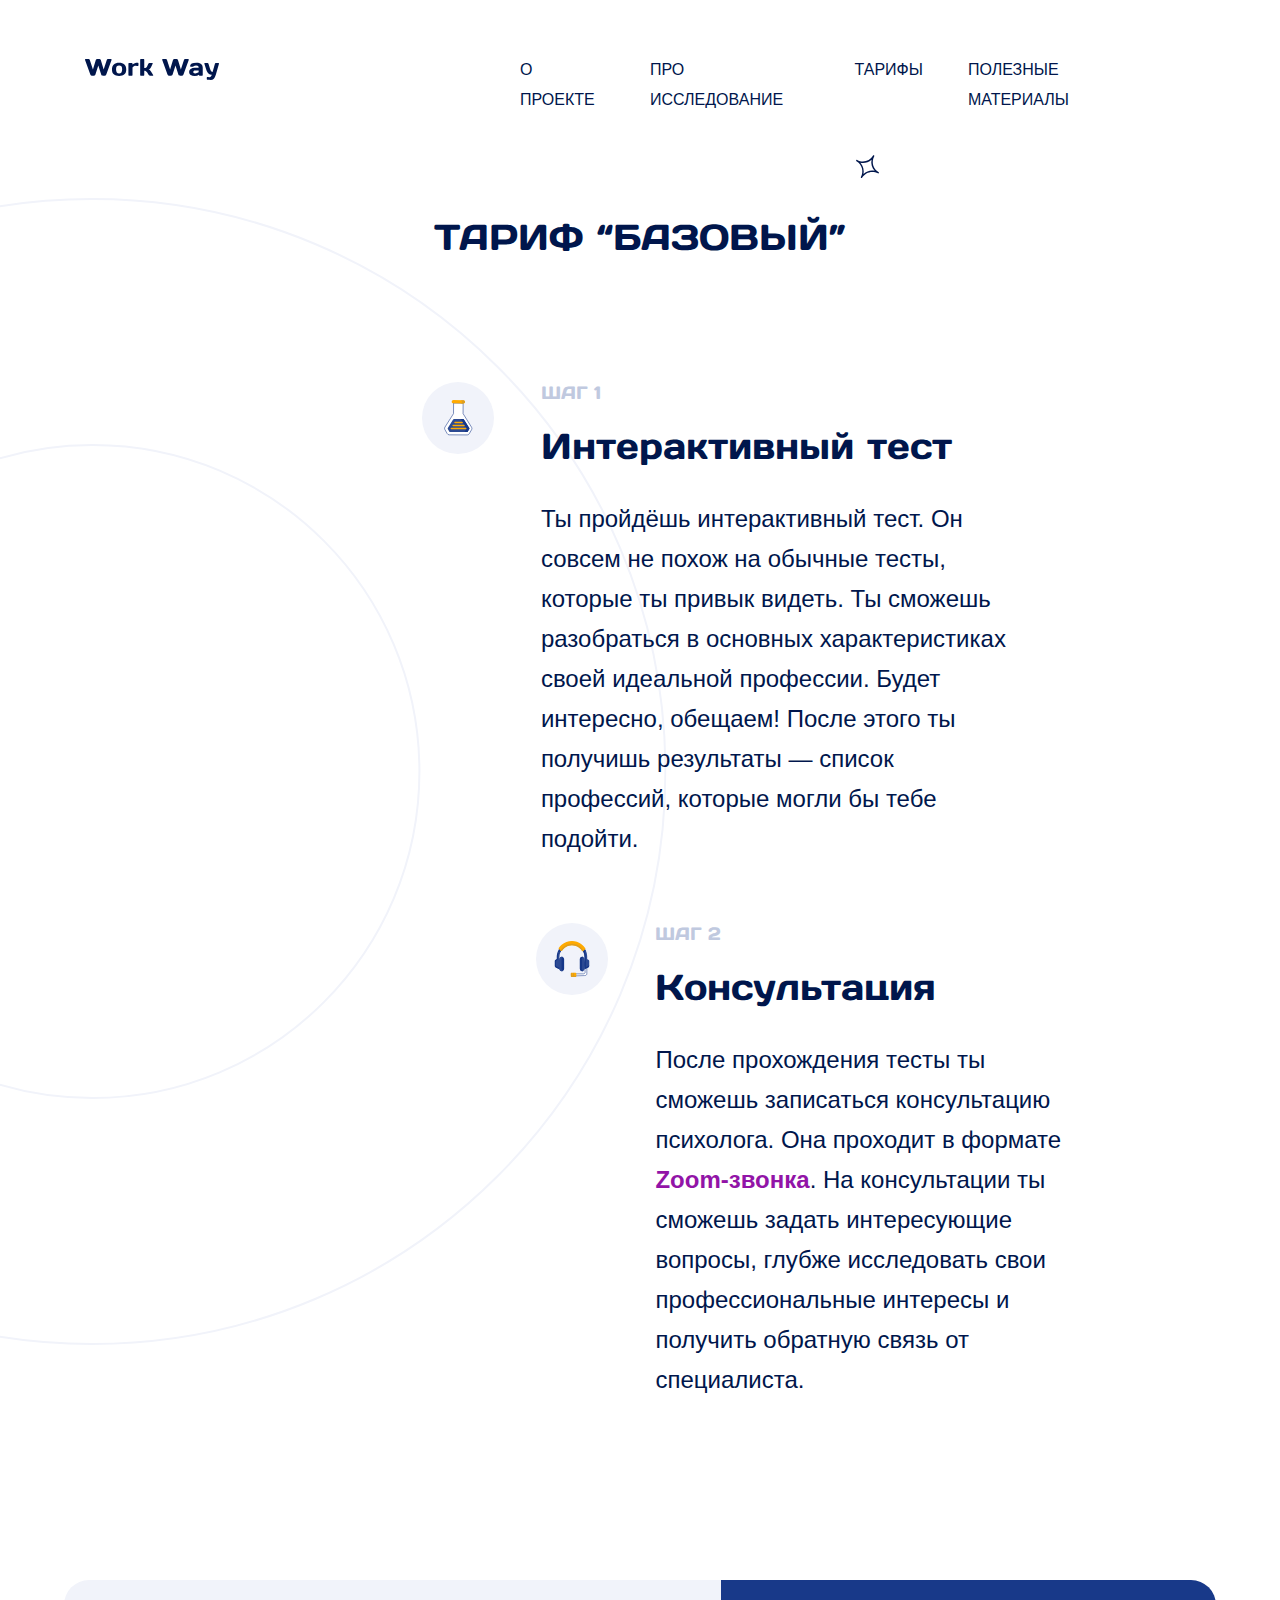
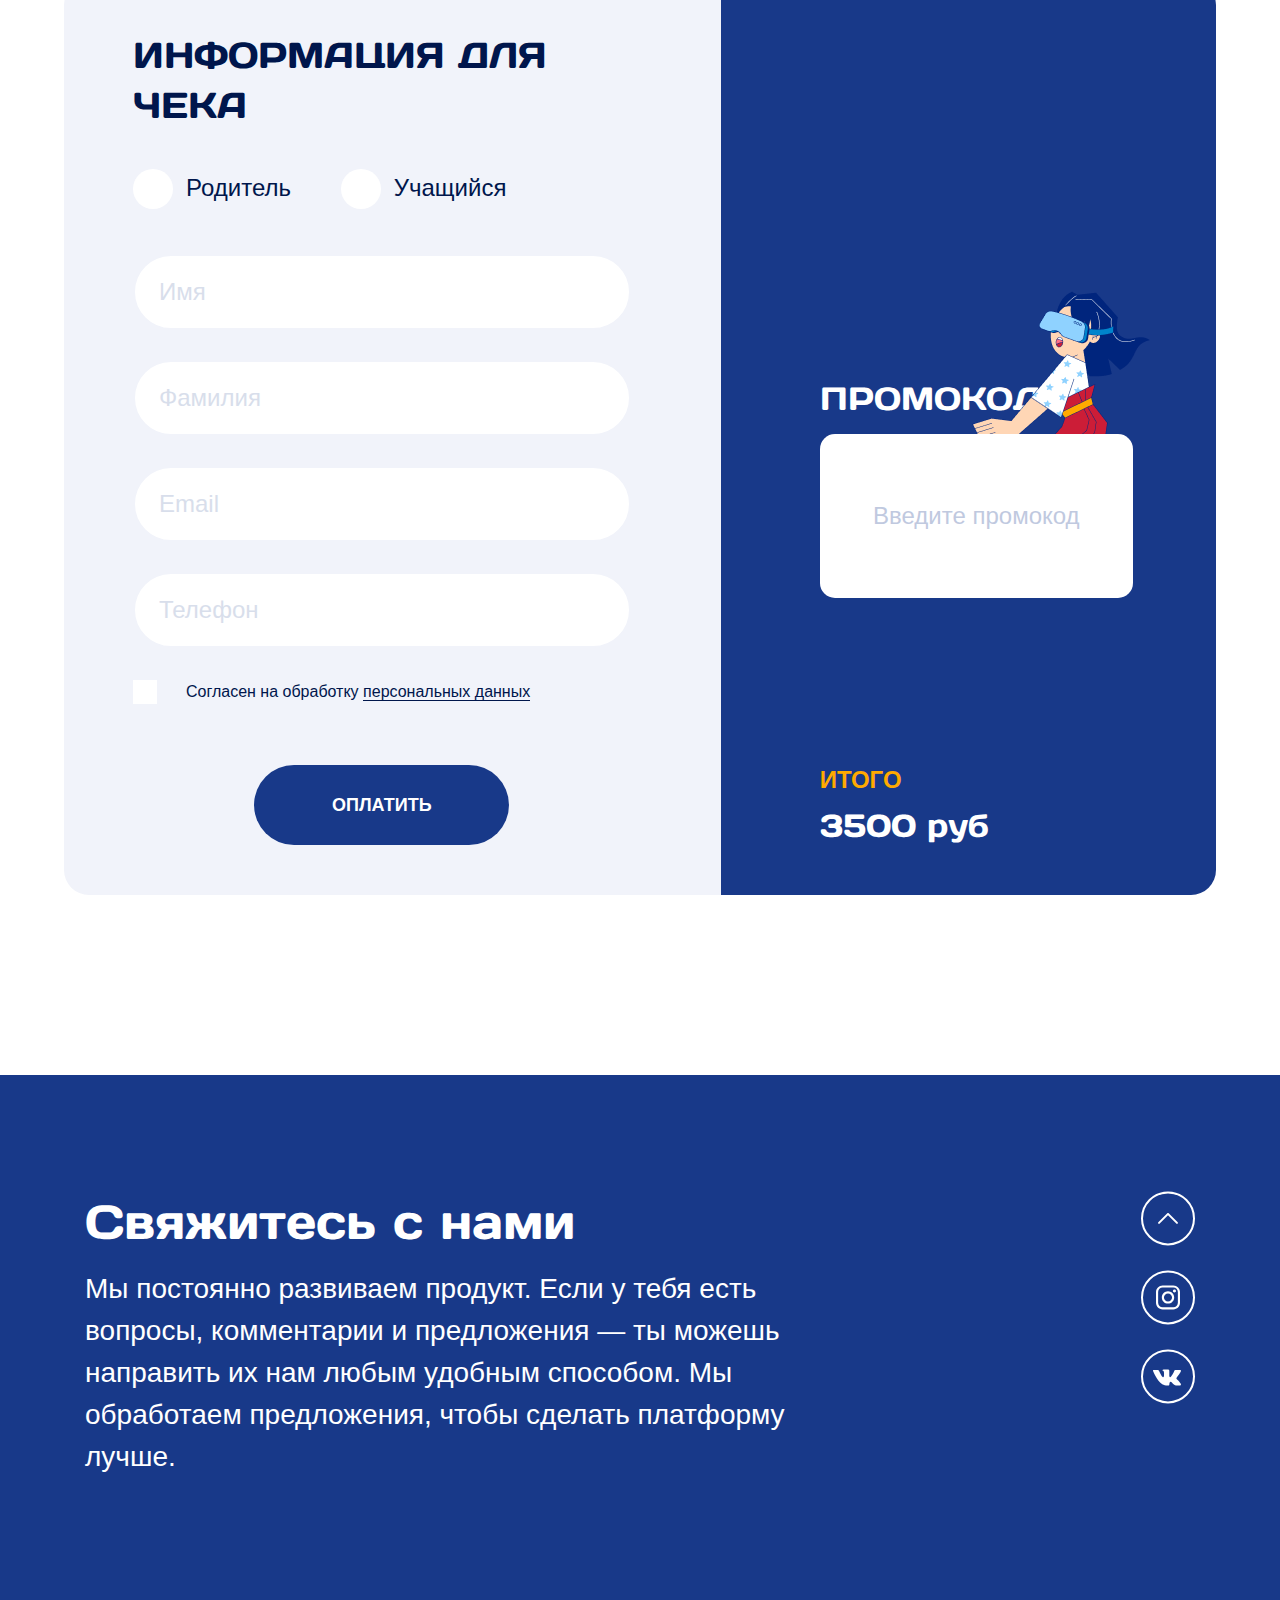
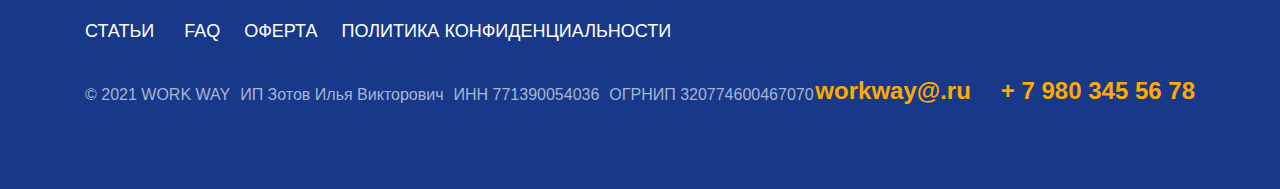
<file: tarif-base.html>
<!DOCTYPE html>
<html lang="ru">
<head>
  <meta charset="UTF-8">
  <meta name="viewport" content="width=device-width, initial-scale=1, shrink-to-fit=no">
     <!-- Bootstrap CSS -->
  <link rel="stylesheet" href="https://maxcdn.bootstrapcdn.com/bootstrap/4.0.0/css/bootstrap.min.css" integrity="sha384-Gn5384xqQ1aoWXA+058RXPxPg6fy4IWvTNh0E263XmFcJlSAwiGgFAW/dAiS6JXm" crossorigin="anonymous">
   <!-- Main CSS -->
   <link rel="stylesheet" href="assets/css/main.css">
   <link rel="stylesheet" href="./assets/fonts/DaysOne/fonts.css" type="text/css" charset="utf-8" />

      <!-- CAlendar CSS -->

      <link rel="stylesheet" href="https://stackpath.bootstrapcdn.com/font-awesome/4.7.0/css/font-awesome.min.css">
      <link rel="stylesheet" href="./calendar/css/style.css">	


  <title>workway</title>
</head>
<body>

	<header>
		<div class="container">
			<ul class="header header_mobile">
				<li>
					<svg class="header_logo" width="134" height="21" viewBox="0 0 134 21" fill="none" xmlns="http://www.w3.org/2000/svg">
						<path d="M0.05901 0.984375C0.01967 0.890625 0 0.785156 0 0.667969C0 0.542969 0.066878 0.402344 0.200634 0.246094C0.342258 0.0820312 0.55076 0 0.826141 0H3.41078C3.71763 0 4.00088 0.105469 4.26052 0.316406C4.52017 0.527344 4.70507 0.792969 4.81522 1.11328L7.93095 10.3945L10.8106 1.11328C11.0388 0.371094 11.507 0 12.2151 0H14.3866C15.0948 0 15.5629 0.371094 15.7911 1.11328L18.6708 10.3945L21.7865 1.11328C21.8967 0.792969 22.0816 0.527344 22.3412 0.316406C22.6008 0.105469 22.8841 0 23.1909 0H25.7756C26.0431 0 26.2437 0.0820312 26.3775 0.246094C26.5191 0.402344 26.5899 0.542969 26.5899 0.667969C26.5899 0.785156 26.5742 0.890625 26.5427 0.984375L21.279 15.6094C20.9879 16.4062 20.4214 16.8047 19.5795 16.8047H17.8682C16.9949 16.8047 16.4323 16.4062 16.1806 15.6094L13.3009 6.58594L10.4212 15.6094C10.1615 16.4062 9.59897 16.8047 8.73349 16.8047H7.01039C6.17638 16.8047 5.61382 16.4062 5.32271 15.6094L0.05901 0.984375Z" fill="#00164C"/>
						<path d="M28.8087 15.3516C27.5813 14.2266 26.9676 12.5703 26.9676 10.3828C26.9676 8.1875 27.5813 6.53125 28.8087 5.41406C30.0361 4.28906 31.7985 3.72656 34.096 3.72656C36.4013 3.72656 38.1677 4.28906 39.3951 5.41406C40.6225 6.53125 41.2362 8.1875 41.2362 10.3828C41.2362 12.5703 40.6225 14.2266 39.3951 15.3516C38.1677 16.4766 36.4013 17.0391 34.096 17.0391C31.7985 17.0391 30.0361 16.4766 28.8087 15.3516ZM31.7946 7.33594C31.3068 7.96875 31.0629 8.98047 31.0629 10.3711C31.0629 11.7617 31.3068 12.7773 31.7946 13.418C32.2824 14.0586 33.0496 14.3789 34.096 14.3789C35.1503 14.3789 35.9214 14.0586 36.4092 13.418C36.9049 12.7773 37.1527 11.7617 37.1527 10.3711C37.1527 8.98047 36.9049 7.96875 36.4092 7.33594C35.9214 6.70312 35.1503 6.38672 34.096 6.38672C33.0496 6.38672 32.2824 6.70312 31.7946 7.33594Z" fill="#00164C"/>
						<path d="M52.3655 6.9375L50.548 6.86719C49.4858 6.86719 48.4708 7.44531 47.5031 8.60156V16.0898C47.5031 16.3008 47.4323 16.4727 47.2906 16.6055C47.1569 16.7383 46.9877 16.8047 46.7832 16.8047H44.1395C43.9271 16.8047 43.754 16.7383 43.6202 16.6055C43.4865 16.4727 43.4196 16.3008 43.4196 16.0898V4.6875C43.4196 4.47656 43.4865 4.30469 43.6202 4.17188C43.7618 4.03125 43.9349 3.96094 44.1395 3.96094H46.7832C46.9956 3.96094 47.1687 4.03125 47.3024 4.17188C47.4362 4.30469 47.5031 4.47656 47.5031 4.6875V5.42578C48.3056 4.84766 49.0767 4.42188 49.8163 4.14844C50.5637 3.86719 51.5394 3.72656 52.7432 3.72656C52.9556 3.72656 53.1287 3.79688 53.2625 3.9375C53.4041 4.07031 53.4749 4.23828 53.4749 4.44141V6.22266C53.4749 6.43359 53.4041 6.60547 53.2625 6.73828C53.1287 6.87109 52.9556 6.9375 52.7432 6.9375H52.3655Z" fill="#00164C"/>
						<path d="M68.2156 16.2891C68.2156 16.6328 68.011 16.8047 67.6019 16.8047H65.3713C64.616 16.8047 64.0141 16.4375 63.5656 15.7031L62.0668 13.2773C61.4216 12.2383 60.4853 11.7188 59.2579 11.7188V16.0898C59.2579 16.3008 59.1871 16.4727 59.0454 16.6055C58.9117 16.7383 58.7425 16.8047 58.538 16.8047H55.8943C55.6819 16.8047 55.5088 16.7383 55.375 16.6055C55.2413 16.4727 55.1744 16.3008 55.1744 16.0898V0.726562C55.1744 0.515625 55.2413 0.34375 55.375 0.210938C55.5166 0.0703125 55.6897 0 55.8943 0H58.538C58.7504 0 58.9235 0.0703125 59.0572 0.210938C59.191 0.34375 59.2579 0.515625 59.2579 0.726562V9.04688C60.6269 9.04688 61.5632 8.51953 62.0668 7.46484L63.1997 5.07422C63.3571 4.73828 63.5892 4.46875 63.8961 4.26562C64.2029 4.0625 64.5334 3.96094 64.8874 3.96094H67.118C67.5114 3.96094 67.7081 4.11328 67.7081 4.41797C67.7081 4.58984 67.6452 4.80859 67.5193 5.07422L65.9968 8.26172C65.7372 8.79297 65.3831 9.25 64.9346 9.63281C64.4862 10.0156 64.0023 10.2617 63.483 10.3711C64.4508 10.6602 65.2887 11.3633 65.9968 12.4805L68.0032 15.7031C68.1369 15.9297 68.2077 16.125 68.2156 16.2891Z" fill="#00164C"/>
						<path d="M77.2441 0.984375C77.2048 0.890625 77.1851 0.785156 77.1851 0.667969C77.1851 0.542969 77.252 0.402344 77.3858 0.246094C77.5274 0.0820312 77.7359 0 78.0113 0H80.5959C80.9028 0 81.186 0.105469 81.4457 0.316406C81.7053 0.527344 81.8902 0.792969 82.0003 1.11328L85.1161 10.3945L87.9958 1.11328C88.2239 0.371094 88.6921 0 89.4002 0H91.5718C92.2799 0 92.748 0.371094 92.9762 1.11328L95.8559 10.3945L98.9716 1.11328C99.0818 0.792969 99.2667 0.527344 99.5263 0.316406C99.786 0.105469 100.069 0 100.376 0H102.961C103.228 0 103.429 0.0820312 103.563 0.246094C103.704 0.402344 103.775 0.542969 103.775 0.667969C103.775 0.785156 103.759 0.890625 103.728 0.984375L98.4641 15.6094C98.173 16.4062 97.6065 16.8047 96.7647 16.8047H95.0534C94.18 16.8047 93.6175 16.4062 93.3657 15.6094L90.486 6.58594L87.6063 15.6094C87.3467 16.4062 86.7841 16.8047 85.9186 16.8047H84.1955C83.3615 16.8047 82.799 16.4062 82.5078 15.6094L77.2441 0.984375Z" fill="#00164C"/>
						<path d="M105.711 15.9609C104.672 15.2422 104.153 14.2266 104.153 12.9141C104.153 11.6016 104.672 10.5938 105.711 9.89062C106.757 9.1875 108.102 8.83594 109.747 8.83594H113.653C113.653 7.92188 113.461 7.28516 113.075 6.92578C112.69 6.56641 112.013 6.38672 111.045 6.38672C110.085 6.38672 109.409 6.625 109.015 7.10156C108.63 7.57031 108.154 7.80469 107.587 7.80469H105.829C105.616 7.80469 105.439 7.73828 105.298 7.60547C105.164 7.46484 105.097 7.29297 105.097 7.08984C105.097 4.84766 107.241 3.72656 111.529 3.72656C113.402 3.72656 114.904 4.14453 116.037 4.98047C117.17 5.80859 117.737 7.09375 117.737 8.83594V16.0898C117.737 16.3008 117.67 16.4727 117.536 16.6055C117.402 16.7383 117.229 16.8047 117.017 16.8047H114.739C114.527 16.8047 114.354 16.7383 114.22 16.6055C114.086 16.4648 114.019 16.293 114.019 16.0898V15.7266C112.776 16.6094 111.34 17.0469 109.711 17.0391C108.091 17.0391 106.757 16.6797 105.711 15.9609ZM110.03 11.4961C109.479 11.4961 109.043 11.6289 108.72 11.8945C108.405 12.1602 108.248 12.5039 108.248 12.9258C108.248 13.3477 108.413 13.6953 108.744 13.9688C109.074 14.2422 109.542 14.3789 110.148 14.3789C111.36 14.3789 112.528 14.0273 113.653 13.3242V11.4961H110.03Z" fill="#00164C"/>
						<path d="M122.93 18.0234L124.476 18.2227C125.585 18.2227 126.36 17.4141 126.801 15.7969C125.463 15.7969 124.346 15.3984 123.449 14.6016C122.552 13.7969 121.781 12.3711 121.136 10.3242L119.377 4.66406C119.354 4.60156 119.342 4.53125 119.342 4.45312C119.342 4.36719 119.389 4.26562 119.484 4.14844C119.586 4.03125 119.735 3.96875 119.932 3.96094H122.399C122.627 3.96094 122.843 4.03906 123.048 4.19531C123.26 4.34375 123.398 4.53125 123.461 4.75781L125.007 9.72656C125.392 10.9453 125.782 11.7891 126.175 12.2578C126.577 12.7266 127.049 12.9609 127.592 12.9609L129.94 4.75781C130.003 4.53125 130.125 4.34375 130.306 4.19531C130.495 4.03906 130.703 3.96094 130.931 3.96094H133.422C133.618 3.96094 133.764 4.02344 133.858 4.14844C133.953 4.27344 134 4.37891 134 4.46484C134 4.54297 133.992 4.60938 133.976 4.66406L130.884 15.6094C130.334 17.5469 129.649 18.9297 128.831 19.7578C128.02 20.5859 126.974 21 125.691 21C124.409 21 123.5 20.9531 122.965 20.8594C122.438 20.7656 122.108 20.6484 121.974 20.5078C121.84 20.375 121.773 20.2188 121.773 20.0391V18.75C121.773 18.5391 121.84 18.3633 121.974 18.2227C122.108 18.0898 122.281 18.0234 122.493 18.0234H122.93Z" fill="#00164C"/>
					</svg>
				</li>
				<li class="d-md-block d-none header_item"><a class="header_item_hover fw-500 fs-16" style="color: #00164C" href="#">О ПРОЕКТЕ</a></li>
				<li class="d-md-block d-none header_item"><a class="header_item_hover fw-500 fs-16" style="color: #00164C" href="#">ПРО ИССЛЕДОВАНИЕ</a></li>
				<li class="d-md-block d-none header_item "><a class="header_item_hover fw-500 fs-16" style="color: #00164C" href="#">ТАРИФЫ</a></li>
				<li class="d-md-block d-none header_item "><a class="header_item_hover fw-500 fs-16" style="color: #00164C" href="#">ПОЛЕЗНЫЕ МАТЕРИАЛЫ</a></li>
	
	
				<li class="d-md-none d-block" data-toggle="modal" data-target="#modal-burger" data-keyboard="true">
					<svg id="burger" class="burger" width="20" height="20" viewBox="0 0 20 20" fill="none" xmlns="http://www.w3.org/2000/svg">
						<path d="M19.1667 10.8161H0.833333C0.373332 10.8161 0 10.4427 0 9.98275C0 9.52275 0.373332 9.14941 0.833333 9.14941H19.1667C19.6267 9.14941 20 9.52275 20 9.98275C20 10.4427 19.6267 10.8161 19.1667 10.8161Z" fill="#00164C"/>
						<path d="M19.1667 4.42741H0.833333C0.373332 4.42741 0 4.05408 0 3.59408C0 3.13407 0.373332 2.76074 0.833333 2.76074H19.1667C19.6267 2.76074 20 3.13407 20 3.59408C20 4.05408 19.6267 4.42741 19.1667 4.42741Z" fill="#00164C"/>
						<path d="M19.1667 17.2048H0.833333C0.373332 17.2048 0 16.8314 0 16.3714C0 15.9114 0.373332 15.5381 0.833333 15.5381H19.1667C19.6267 15.5381 20 15.9114 20 16.3714C20 16.8314 19.6267 17.2048 19.1667 17.2048Z" fill="#00164C"/>
					</svg>
				</li>
	
			</ul>
	
	
		</div>
	
	</header>
	
<div class="tarif_base">


    <div class="d-flex justify-content-center tarif_header_mobile">
		<div class="fs-36 Days_One tarif_header_text">ТАРИФ “БАЗОВЫЙ”
			<svg class="star_tarif" width="44" height="44" viewBox="0 0 44 44" fill="none" xmlns="http://www.w3.org/2000/svg">
				<path d="M14.9507 32.8299C14.7928 32.6153 14.7417 32.3217 14.8765 32.0564C17.9984 26.4349 16.0296 19.275 10.4188 16.1328C10.0751 15.8899 10.024 15.5963 10.1866 15.1447C10.2935 15.0657 10.2935 15.0657 10.4003 14.9867C10.614 14.8288 10.9066 14.7781 11.1714 14.9138C16.7822 18.0559 23.9172 16.0951 27.0392 10.4736C27.146 10.3946 27.146 10.3946 27.2528 10.3156C27.5734 10.0786 27.945 10.1353 28.1818 10.4573C28.3397 10.6719 28.3908 10.9655 28.2561 11.2308C25.1341 16.8523 27.1029 24.0122 32.7138 27.1544C33.0575 27.3973 33.1085 27.6909 32.9459 28.1425C32.8391 28.2215 32.8391 28.2215 32.7322 28.3005C32.5185 28.4584 32.2259 28.5091 31.9612 28.3734C26.3503 25.2313 19.2154 27.1921 16.0934 32.8136C15.9865 32.8926 15.9865 32.8926 15.8797 32.9716C15.666 33.1296 15.3734 33.1802 15.1086 33.0446C15.1086 33.0446 15.0297 32.9373 14.9507 32.8299ZM15.1564 18.7607C17.2882 21.6582 18.1658 25.3171 17.5291 28.9358C20.4975 26.2443 24.6781 24.9763 28.6309 25.8649C25.9417 22.8824 24.6694 18.6869 25.5477 14.724C22.3935 17.3871 18.3197 18.5761 14.3669 17.6876C14.6037 18.0095 14.9196 18.4388 15.1564 18.7607Z" fill="#00164C"/>
			</svg>
		</div> 
    </div>

	<svg class="tarif_circles" width="1149" height="1147" viewBox="0 0 1149 1147" fill="none" xmlns="http://www.w3.org/2000/svg">
		<path d="M1148 573.5C1148 889.681 891.237 1146 574.5 1146C257.763 1146 1 889.681 1 573.5C1 257.319 257.763 1 574.5 1C891.237 1 1148 257.319 1148 573.5Z" stroke="#F1F3FA" stroke-width="2"/>
		<path d="M902 573.5C902 753.82 755.599 900 575 900C394.401 900 248 753.82 248 573.5C248 393.18 394.401 247 575 247C755.599 247 902 393.18 902 573.5Z" stroke="#F1F3FA" stroke-width="2"/>
	</svg>

	<div class="tarif_step_1 d-flex">

		<svg class="tarif_step_1_svg_mobile" width="72" height="72" viewBox="0 0 72 72" fill="none" xmlns="http://www.w3.org/2000/svg">
			<circle cx="36" cy="36" r="36" fill="#F1F3FA"/>
			<path d="M31.527 31.535L31.5729 21.0993L41.1379 21.1413L41.0921 31.5771L41.0918 31.6491L41.1298 31.7102L49.6426 45.4023C50.0334 46.0941 50.0309 46.9393 49.6308 47.6255L47.1922 51.8065C47.1922 51.8066 47.1921 51.8066 47.1921 51.8066C46.7751 52.5206 46.025 52.9206 45.2541 52.9172L27.1777 52.8378C26.2921 52.8339 25.528 52.3181 25.1682 51.5704L25.1643 51.5624L25.16 51.5547L22.8477 47.5077L22.8474 47.5072C22.4097 46.7451 22.4738 45.835 22.9342 45.1511L22.9343 45.1511L22.9379 45.1454L31.4881 31.6678L31.5267 31.607L31.527 31.535Z" fill="white" stroke="#00257D" stroke-width="0.5"/>
			<path fill-rule="evenodd" clip-rule="evenodd" d="M31.1096 37.5807L25.8233 45.9107C25.6386 46.1976 25.5891 46.5669 25.7991 46.9345L27.252 49.4741C27.4424 49.8079 27.7376 49.9925 28.1438 49.9943L44.9085 50.068C45.3147 50.0697 45.6118 49.8877 45.805 49.5556L47.2803 47.0289C47.4935 46.6631 47.447 46.2934 47.265 46.0049L42.052 37.6288C41.8503 37.3035 41.5324 37.1218 41.1403 37.1201L32.0259 37.08C31.6337 37.0783 31.3142 37.2572 31.1096 37.5807Z" fill="#2C4A93"/>
			<path fill-rule="evenodd" clip-rule="evenodd" d="M41.9217 50.0548L44.909 50.0679C45.3152 50.0697 45.6123 49.8877 45.8055 49.5556L47.2808 47.0289C47.494 46.6631 47.4475 46.2934 47.2655 46.0049L42.0525 37.6288C41.8508 37.3035 41.5329 37.1218 41.1408 37.12L38.1562 37.1069C38.5454 37.1086 38.8664 37.2904 39.068 37.6157L44.281 45.9918C44.4603 46.2803 44.5094 46.65 44.2963 47.0158L42.8211 49.5425C42.6277 49.8746 42.3307 50.0566 41.9217 50.0548Z" fill="#163788"/>
			<path fill-rule="evenodd" clip-rule="evenodd" d="M31.3214 21.347L41.3866 21.3912C42.2807 21.3951 43.0146 20.6648 43.0185 19.7734C43.0224 18.8792 42.295 18.1427 41.4009 18.1388L31.3357 18.0945C30.4416 18.0906 29.7077 18.8207 29.7038 19.715C29.6999 20.6063 30.4272 21.343 31.3214 21.347Z" fill="#FFAA00"/>
			<path fill-rule="evenodd" clip-rule="evenodd" d="M38.3998 21.3784L41.3873 21.3915C42.2814 21.3955 43.0153 20.6651 43.0192 19.7738C43.0231 18.8796 42.2957 18.143 41.4016 18.1391L38.4141 18.126C39.3083 18.1299 40.0386 18.8664 40.0347 19.7607C40.0308 20.652 39.294 21.3823 38.3998 21.3784Z" fill="#DD9E20"/>
			<path d="M33.0056 41.3103C32.5936 41.3084 32.2594 40.9742 32.2612 40.5624C32.263 40.1505 32.6001 39.8163 33.0121 39.8181L40.1294 39.8494C40.5413 39.8512 40.8755 40.1883 40.8737 40.6002C40.8719 41.0121 40.5347 41.3433 40.1228 41.3415L33.0056 41.3103ZM29.3291 47.266C28.9172 47.2642 28.5859 46.9299 28.5877 46.5151C28.5895 46.1033 28.9238 45.772 29.3356 45.7738L43.7533 45.8372C44.1652 45.839 44.4966 46.1732 44.4947 46.585C44.4929 46.9998 44.1586 47.3311 43.7468 47.3293L29.3291 47.266ZM31.1165 44.2893C30.7046 44.2875 30.3704 43.9504 30.3722 43.5385C30.3741 43.1266 30.7112 42.7924 31.1231 42.7942L41.9921 42.842C42.404 42.8438 42.7354 43.1809 42.7336 43.5928C42.7318 44.0047 42.3974 44.3389 41.9856 44.3371L31.1165 44.2893Z" fill="#FFAA00"/>
		</svg>

		<div class="tarif_text_container">
			<div class="tarif_text_header Days_One">
				ШАГ 1
			</div>
			<div class="tarif_text_p Days_One">
				Интерактивный тест
			</div>
			<div class="tarif_text_des fs-24">
				Ты пройдёшь интерактивный тест. Он совсем не похож на обычные тесты, которые ты привык видеть. Ты сможешь разобраться в основных характеристиках своей идеальной профессии. Будет интересно, обещаем!
После этого ты получишь результаты — список профессий, которые могли бы тебе подойти. 
			</div>
		</div>
	</div>

		<div class="d-flex tarif_step_1_2">

		
			<svg class="tarif_step_1_svg_mobile" width="72" height="72" viewBox="0 0 72 72" fill="none" xmlns="http://www.w3.org/2000/svg">
				<circle cx="36" cy="36" r="36" fill="#F1F3FA"/>
				<g clip-path="url(#clip0_850_6330)">
				<path d="M25.7726 33.7061C24.4726 33.7061 23.4186 34.76 23.4186 36.06L22.5713 41.1552L23.4186 45.8318C23.4186 47.1318 24.4726 48.1857 25.7726 48.1857C27.0727 48.1857 28.1266 47.1317 28.1266 45.8318V36.06C28.1266 34.7599 27.0727 33.7061 25.7726 33.7061Z" fill="#163788"/>
				<path d="M26.8591 47.9199C26.5338 48.0901 26.1644 48.1857 25.7726 48.1857C24.4724 48.1857 23.4192 47.1318 23.4192 45.8316L22.0166 40.1812L23.4192 36.0602C23.4192 34.76 24.4724 33.7061 25.7726 33.7061C26.1644 33.7061 26.5338 33.8017 26.8591 33.9719C26.1058 34.3638 25.5922 35.1519 25.5922 36.0602V45.8316C25.5922 46.7399 26.1058 47.528 26.8591 47.9199Z" fill="#2C4A93"/>
				<path d="M48.7035 52.5625V52.5623L48.6959 52.5626L37.9422 52.8916C37.3936 52.8898 36.9343 52.468 36.9094 51.9382L36.9094 51.9382C36.8822 51.3624 37.3408 50.8873 37.9104 50.8873H47.3283C47.7398 50.8873 48.1873 50.7094 48.5308 50.4434C48.8713 50.1798 49.1586 49.7894 49.1586 49.3356H49.159L49.1582 49.3222L48.8305 43.2248C48.8337 42.6775 49.255 42.2197 49.7839 42.1948L49.7839 42.1948C50.3597 42.1676 50.8348 42.6262 50.8348 43.1958V50.7938C50.8349 51.3646 50.5995 51.7975 50.2254 52.0933C49.8453 52.3938 49.3083 52.5625 48.7035 52.5625ZM49.7721 41.945V41.9451V41.945Z" fill="white" stroke="#163788" stroke-width="0.5"/>
				<path d="M52.3633 36.6287L51.4126 36.1626C51.2758 36.0955 51.1898 35.9554 51.1912 35.803C51.2 34.8884 51.1861 34.1504 51.1919 34.0227C51.1919 31.7237 50.68 29.5422 49.7641 27.5861C47.3455 22.4205 40.9888 18.9842 34.9259 18.9502C34.9259 18.9502 21.0371 25.7791 21.0836 34.1249V35.7681C21.0836 35.9431 20.9877 36.1038 20.8334 36.1865C20.5345 36.3468 20.3155 36.6901 20.2397 36.738C19.6976 37.0039 19.3539 37.5551 19.3539 38.1589L19.1689 42.9804C19.1689 43.5843 19.5126 44.1355 20.0548 44.4013L23.4192 46.3262C23.4192 45.0997 23.4192 35.0951 23.4192 34.1447C23.4192 27.1699 29.0258 21.4239 36 21.4024C42.9742 21.4239 48.5808 27.17 48.5808 34.1447V46.3262L51.8909 44.5334C52.4331 44.2675 52.9759 43.781 52.9759 43.1772L53.2491 42.5908V38.0495C53.2492 37.4457 52.9055 36.8945 52.3633 36.6287Z" fill="#2C4A93"/>
				<path d="M46.227 33.7061C47.5271 33.7061 48.581 34.76 48.581 36.06L49.2072 41.2538L48.581 45.8318C48.581 47.1318 47.5271 48.1857 46.227 48.1857C44.927 48.1857 43.873 47.1317 43.873 45.8318V36.06C43.8731 34.7599 44.927 33.7061 46.227 33.7061Z" fill="#2C4A93"/>
				<path d="M46.7357 47.4962C46.9044 47.6649 47.0993 47.8084 47.3137 47.9199C46.9885 48.0901 46.619 48.1857 46.2272 48.1857C45.5774 48.1857 44.9885 47.9221 44.5626 47.4962C44.1367 47.0702 43.873 46.4814 43.873 45.8316V36.0602C43.873 34.76 44.927 33.7061 46.2272 33.7061C46.619 33.7061 46.9885 33.8017 47.3137 33.9719C46.5604 34.3638 46.0461 35.1519 46.0461 36.0602V45.8316C46.0461 46.4814 46.3098 47.0702 46.7357 47.4962Z" fill="#163788"/>
				<path d="M49.7639 27.586C47.3453 22.4206 42.1097 18.8264 36.0469 18.7924V18.7909C30.0805 18.7243 24.792 22.3388 22.2793 27.4548C21.2768 29.4953 20.7154 31.7748 20.7292 34.1543V35.7971C20.7292 35.9724 20.6328 36.1332 20.4785 36.2158C20.1801 36.3759 19.7122 36.5809 19.6369 36.6287C19.0943 36.8945 18.751 37.4458 18.751 38.0491V43.0507C18.751 43.6548 19.0943 44.2061 19.6369 44.4719L23.4194 46.3262V44.842L20.1787 43.3658C20.0591 43.3079 19.9824 43.184 19.9824 43.0507V38.0491C20.0002 37.6297 20.7513 37.5306 21.0609 37.3009C21.6158 37.0032 21.9606 36.4273 21.9606 35.7971V34.1543C21.9483 32.3073 22.3137 30.4875 23.0311 28.7739C23.1104 28.5845 23.358 28.5362 23.5028 28.6816C23.7624 28.9424 24.0557 29.2147 24.3552 29.3338C26.2306 24.7117 30.7237 21.4189 35.9998 21.4022C41.2984 21.4189 45.8075 24.7393 47.6676 29.3925C48.2565 30.8643 48.5803 32.4688 48.5803 34.1449V46.3262L52.3628 44.4719C52.9053 44.2061 53.2487 43.6548 53.2487 43.0507V42.5908L50.4444 44.0269C50.1552 44.1751 49.8117 43.965 49.8117 43.6401V34.1449C49.8117 32.2467 49.4338 30.4352 48.7493 28.7831C48.7026 28.6703 48.7299 28.5405 48.8196 28.4577L49.7639 27.586Z" fill="#163788"/>
				<path d="M24.7297 27.8557C25.0854 28.2113 25.6824 28.1504 25.9509 27.7251C26.557 26.7652 27.2973 25.898 28.1452 25.1502C30.2309 23.3108 32.9677 22.1935 35.9607 22.1935C38.8144 22.1935 41.4353 23.2092 43.4808 24.8981C44.473 25.7173 45.3298 26.6948 46.0122 27.7916C46.2755 28.2148 46.8553 28.2995 47.2216 27.9615L49.1711 26.1625C49.4568 25.8988 49.5081 25.4663 49.2921 25.1431C48.1821 23.4821 46.7703 22.0392 45.1357 20.8935C42.535 19.0707 39.3706 18 35.9607 18C32.055 18 28.4713 19.4047 25.6881 21.7354C24.5698 22.6718 23.5808 23.7578 22.752 24.9622C22.5358 25.2763 22.5738 25.6999 22.8434 25.9694L24.7297 27.8557Z" fill="#FFAA00"/>
				<path d="M47.581 27.6295L47.2217 27.9613C46.8552 28.2996 46.275 28.2148 46.0121 27.7918C45.3297 26.6951 44.4728 25.7173 43.4805 24.898C41.4349 23.2096 38.8142 22.1933 35.9603 22.1933C32.9673 22.1933 30.2307 23.311 28.1454 25.1501C27.2971 25.8983 26.5569 26.7654 25.9506 27.7251C25.6826 28.1503 25.085 28.2112 24.7293 27.8555L24.2998 27.426C25.0857 26.4061 26.5532 24.6228 27.187 24.0636C29.6136 21.9239 32.7297 20.7446 35.9603 20.7446C39.0337 20.7446 42.0318 21.8232 44.4033 23.7811C45.245 24.4765 46.806 26.5495 47.581 27.6295Z" fill="#DD9E20"/>
				<path d="M39.3275 53.7557L35.7273 53.768C35.3273 53.768 35.003 53.4437 35.003 53.0437L34.8643 50.7474C34.8643 50.3473 35.1885 50.023 35.5886 50.023L35.9458 49.7739H37.0222L37.626 50.2172L38.1087 49.7739H39.6192C40.0193 49.7739 40.3436 50.0982 40.3436 50.4983V52.7686L40.0518 53.0314C40.0518 53.4314 39.7275 53.7557 39.3275 53.7557Z" fill="#FFAA00"/>
				<path d="M40.3426 52.7686V53.2756C40.3426 53.6755 40.0188 54 39.6182 54H35.5105C35.1106 54 34.7861 53.6755 34.7861 53.2756V50.4985C34.7861 50.098 35.1106 49.7742 35.5105 49.7742H35.9451V52.0443C35.9451 52.4441 36.2696 52.7686 36.6694 52.7686H40.3426Z" fill="#DD9E20"/>
				<path d="M37.0215 49.7742H38.108V54H37.0215V49.7742Z" fill="#DD9E20"/>
				</g>
				<defs>
				<clipPath id="clip0_850_6330">
				<rect width="36" height="36" fill="white" transform="translate(18 18)"/>
				</clipPath>
				</defs>
			</svg>
	
			<div class="tarif_text_container">
				<div class="tarif_text_header Days_One">
					ШАГ 2
				</div>
				<div class="tarif_text_p Days_One">
					Консультация
				</div>
				<div class="tarif_text_des fs-24">
					После прохождения тесты ты сможешь записаться консультацию психолога. Она проходит в формате <span class="fw-700 color_pink tarif_text_des">Zoom-звонка</span>. На консультации ты сможешь задать интересующие вопросы, глубже исследовать свои профессиональные интересы и получить обратную связь от специалиста.
				</div>
			</div>
		</div>

</div>

		<section class="form">
		<div class="check_form d-flex">
			<div class="check_form_70">
				<div class="mb-3 fs-36 Days_One check_form_header">ИНФОРМАЦИЯ ДЛЯ ЧЕКА</div>

				<section class="">
					<!-- <div class="input-wrapper">
						<input type="radio" name="radioButton" id="radio1">
						<label class="radio-label" for="radio1">Choice 1</label>
					</div> -->
				
					<div class="d-flex mb-md-40">
						<div class="checkbox-right input-wrapper mt-md-40 mt-4">
							<input type="checkbox" id="checkbox1">
							<label class="checkbox-label fs-md-24 fs-16 fw-500" for="checkbox1">Родитель</label>
						</div>
						<div class="input-wrapper  mt-md-40 mt-4">
							<input type="checkbox" id="checkbox2">
							<label class="checkbox-label fs-md-24 fs-16 fw-500" for="checkbox2">Учащийся</label>
						</div>
					</div>
		
				
				
				<input type="text" class="fs-md-24 fs-16 input_my input_my_check" placeholder="Имя">
				<input type="text" class="fs-md-24 fs-16 input_my input_my_check" placeholder="Фамилия">
				<input type="text" class="fs-md-24 fs-16 input_my input_my_check" placeholder="Email">
				<input type="text" class="fs-md-24 fs-16 input_my input_my_check" placeholder="Телефон">

				<div class="input-wrapper mb-3">
					<input type="checkbox" id="checkbox3">
					<label class="radio-label checkbox-label-square fs-md-16 fs-12" for="checkbox3">Согласен на обработку <span style="border-bottom: 1px solid #00164C;">персональных данных</span></label>
				</div>

				<div class="d-md-flex d-none justify-content-center mt-40"><div class="btn_record btn_white fw-600 fs-24">ОПЛАТИТЬ</div></div>

			</div>
			<div class="check_form_30">
				<div class="d-flex justify-content-between" style="position: relative;">
					<div class="fs-32 Days_One color_white mb-md-3 mb-2 promocode_text_mobile">ПРОМОКОД</div>
					<img class="d-md-block d-none girl_tarif" src="./assets/images/Girl_tarif.png" alt="">
					<img class="d-md-none d-block girl_tarif" src="./assets/images/girl_surprised_sitting-i10.svg" alt="">

				</div>
				<input type="text" class="input_promocode fs-24 fw-500" placeholder="Введите промокод">
				
					<div class="final_cost">
					<div class="color_gold fs-md-24 fs-14 fw-700">
						ИТОГО
					</div>
					<div class="color_white fs-32 Days_One mt-md-2 mt-0 tarif_cost_mobile">3500 руб</div>
					</div>

					<div class="d-md-none d-block btn_white btn_pink_tarif mt-40">ОПЛАТИТЬ</div>
				
			</div>

		</div>
		</section>


		<div class="connection_container">
						
			<div class="connection connection_tarif">
				
				<div class="container d-md-flex d-block justify-content-between connection_margin connection_margin_tarif_mobile">
					<div>
						<div class="fs-md-48 fs-24 mb-md-40 mb-3 connection_header color_white Days_One">
							Свяжитесь с нами
						</div>
						<div class="color_white connection_des fs-md-28 fs-16">Мы постоянно развиваем продукт. Если у тебя есть вопросы, комментарии и предложения — ты можешь направить их нам любым удобным способом. 
						Мы обработаем предложения, чтобы сделать платформу лучше.</div>
					</div>
			
					<ul class="connection_list d-md-block d-flex mt-md-0 mt-40 mb-md-0 mb-40">
						<li id="up_btn" class="connection_item mr-md-0 mr-4  mb-md-4 mb-0">
							<svg class="connection_icon" width="54" height="55" viewBox="0 0 54 55" fill="none" xmlns="http://www.w3.org/2000/svg">
								<circle class="connection_icon_active" cx="27" cy="27.4297" r="26" stroke="white" stroke-width="2"/>
								<path class="connection_icon_active_path" d="M27.7133 22.2312C27.3247 21.8425 26.6753 21.8425 26.2857 22.2312L17.2952 31.1986C16.9016 31.5923 16.9016 32.2306 17.2952 32.6233C17.6889 33.0169 18.3282 33.0169 18.7218 32.6233L27 24.3682L35.2771 32.6243C35.6717 33.0179 36.3101 33.0179 36.7047 32.6243C37.0983 32.2306 37.0983 31.5923 36.7047 31.1996L27.7133 22.2312Z" fill="white"/>
							</svg>
						</li>
						<li class="connection_item mr-md-0 mr-4  mb-md-4 mb-0">
							<svg class="connection_icon" width="54" height="55" viewBox="0 0 54 55" fill="none" xmlns="http://www.w3.org/2000/svg">
								<circle class="connection_icon_active" cx="27" cy="27.4297" r="26" stroke="white" stroke-width="2"/>
								<path class="connection_icon_active_path" d="M32.3767 15.4297H21.623C17.9711 15.4297 15 18.4009 15 22.0528V32.8066C15 36.4586 17.9711 39.4297 21.623 39.4297H32.3767C36.0289 39.4297 39 36.4585 39 32.8066V22.0528C39.0001 18.4009 36.0289 15.4297 32.3767 15.4297ZM36.8707 32.8066C36.8707 35.2845 34.8548 37.3003 32.3769 37.3003H21.623C19.1452 37.3004 17.1294 35.2845 17.1294 32.8066V22.0528C17.1294 19.5751 19.1452 17.5591 21.623 17.5591H32.3767C34.8546 17.5591 36.8706 19.5751 36.8706 22.0528V32.8066H36.8707Z" fill="white"/>
								<path class="connection_icon_active_path" d="M27.0001 21.2461C23.5901 21.2461 20.8159 24.0203 20.8159 27.4303C20.8159 30.8402 23.5901 33.6142 27.0001 33.6142C30.4101 33.6142 33.1843 30.8402 33.1843 27.4303C33.1843 24.0203 30.4101 21.2461 27.0001 21.2461ZM27.0001 31.4847C24.7644 31.4847 22.9453 29.6659 22.9453 27.4301C22.9453 25.1943 24.7642 23.3753 27.0001 23.3753C29.236 23.3753 31.0549 25.1943 31.0549 27.4301C31.0549 29.6659 29.2358 31.4847 27.0001 31.4847Z" fill="white"/>
								<path class="connection_icon_active_path" d="M33.4434 19.4404C33.0331 19.4404 32.6301 19.6065 32.3404 19.8975C32.0492 20.1871 31.8818 20.5903 31.8818 21.002C31.8818 21.4124 32.0493 21.8154 32.3404 22.1064C32.63 22.396 33.0331 22.5635 33.4434 22.5635C33.8551 22.5635 34.2568 22.396 34.5478 22.1064C34.8389 21.8154 35.005 21.4123 35.005 21.002C35.005 20.5903 34.8389 20.1871 34.5478 19.8975C34.2582 19.6065 33.8551 19.4404 33.4434 19.4404Z" fill="white"/>
							</svg>    
						</li>
						<li class=" mr-md-0 mr-4  mb-md-4 mb-0">
							<svg class="connection_icon" width="54" height="55" viewBox="0 0 54 55" fill="none" xmlns="http://www.w3.org/2000/svg">
								<circle class="connection_icon_active" cx="27" cy="27.4297" r="26" stroke="white" stroke-width="2"/>
								<path class="connection_icon_active_path" d="M36.0979 30.6033C37.0267 31.519 38.007 32.3804 38.8401 33.3884C39.208 33.8364 39.5564 34.2986 39.823 34.8184C40.2006 35.5574 39.8585 36.3706 39.2024 36.4147L35.1232 36.4128C34.0712 36.5009 33.2319 36.0733 32.5262 35.3469C31.9614 34.7661 31.4384 34.1479 30.8953 33.5474C30.6727 33.302 30.4397 33.071 30.1613 32.8885C29.6045 32.5235 29.1211 32.6352 28.8029 33.2217C28.4788 33.8182 28.4053 34.4786 28.3734 35.1434C28.3297 36.1133 28.0394 36.3683 27.0746 36.4127C25.0126 36.5109 23.0556 36.1959 21.2377 35.1455C19.6349 34.2196 18.3921 32.9123 17.3102 31.4325C15.2041 28.5509 13.5911 25.3844 12.1414 22.1292C11.8151 21.3958 12.0537 21.0022 12.8551 20.9882C14.1858 20.9621 15.5164 20.964 16.8487 20.9863C17.3895 20.9943 17.7476 21.3075 17.9564 21.8235C18.6764 23.611 19.5573 25.3117 20.6631 26.8881C20.9576 27.3078 21.2579 27.7275 21.6854 28.0229C22.1585 28.35 22.5187 28.2416 22.7412 27.7095C22.8824 27.3721 22.9442 27.0087 22.9761 26.6474C23.0815 25.4042 23.0954 24.1631 22.9105 22.9242C22.797 22.1511 22.3657 21.6506 21.6017 21.5043C21.2118 21.4297 21.2698 21.2832 21.4586 21.0585C21.7865 20.6709 22.0948 20.4297 22.7096 20.4297H27.3196C28.0454 20.5743 28.2065 20.9035 28.3059 21.6409L28.3098 26.8116C28.3019 27.0971 28.451 27.9442 28.9602 28.1331C29.3678 28.2676 29.6364 27.9384 29.881 27.6775C30.9847 26.4946 31.7725 25.0966 32.4762 23.6491C32.7886 23.0125 33.0571 22.3515 33.3174 21.691C33.5102 21.201 33.8128 20.9598 34.3595 20.9705L38.7964 20.9744C38.928 20.9744 39.0611 20.9764 39.1885 20.9984C39.9362 21.1271 40.1411 21.4518 39.9101 22.189C39.5463 23.3456 38.8384 24.3095 38.1462 25.2778C37.4063 26.3116 36.6149 27.3101 35.8811 28.35C35.207 29.2998 35.2605 29.7784 36.0979 30.6033Z" fill="white"/>
							</svg>
						</li>
					</ul>
				</div>
			
			
				<div class="container">
					<footer class="footer">
						<div class="d-md-none d-block mb-5">
							<div class="email fs-md24 fs-18 fw-700 mb-3"><a href="#" class="color_gold">workway@.ru</a></div>
							<div class="email fs-md24 fs-18 fw-700 mb-3"><a href="#" class="color_gold">7 980 345 56 78</a></div>
						</div>
			
						<!-- <ul class="footer_list d-flex mb-40">
							<li class="footer_item fs-md-18 fs-12"><a href="#" class="color_white footer_link">СТАТЬИ</a></li>
							<li class="footer_item fs-md-18 fs-12"><a href="#" class="color_white footer_link">FAQ</a></li>
							<li class="footer_item fs-md-18 fs-12"><a href="#" class="color_white footer_link">ПОЛИТИКА КОНФИДЕНЦИАЛЬНОСТИ</a></li>
						</ul> -->
						<ul class="footer_list d-flex mb-40" style="flex-wrap: wrap">
							<li class="footer_item fs-md-18 fs-12 mb-md-0 mb-2"><a href="#" class="color_white footer_link">СТАТЬИ</a></li>
							<li class="footer_item fs-md-18 fs-12 mb-md-0 mb-2 mr-4"><a href="#" class="color_white footer_link">FAQ</a></li>
							<li class="footer_item fs-md-18 fs-12 mb-md-0 mb-2 mr-4"><a href="#" class="color_white footer_link">ОФЕРТА</a></li>
							<li class="footer_item fs-md-18 fs-12"><a href="#" class="color_white footer_link">ПОЛИТИКА КОНФИДЕНЦИАЛЬНОСТИ</a></li>
						</ul>
			
						<div class="d-md-flex d-block justify-content-between">
							<ul class="requisites_list d-flex">
								<li class="requisites_item"><div class="requisites_list_mobile_height fs-md-16 fs-10" style="color: #A8B5D3;">© 2021 WORK WAY</div></li>
								<li class="requisites_item requisites_item_mobile_margin"><div class="color_blue_white requisites_list_mobile_height fs-md-16 fs-10" style="color: #A8B5D3;">ИП Зотов Илья Викторович</div></li>
								<li class="requisites_item"><div class="color_blue_white requisites_list_mobile_height fs-md-16 fs-10" style="color: #A8B5D3;">ИНН <span style="color: #A8B5D3;">771390054036</span></div></li>
								<li class="requisites_item"><div class="color_blue_white requisites_list_mobile_height fs-md-16 fs-10" style="color: #A8B5D3;">ОГРНИП <span style="color: #A8B5D3;">320774600467070</span></div></li>
							</ul>
							<div class="d-md-flex d-none" style="margin-top: -12px;">
								<a href="mail.ru" class="email color_gold fs-md-24 fs-18 fw-700">workway@.ru</a>
								<a  href="tel: 7-980-345-56-78" class="phone color_gold fs-md-24 fs-18 fw-700">+ 7 980 345 56 78</a>
							</div>
						</div>
			
					</footer>
				</div>
				
			</div>
			
			</div>



   <!-- </div> -->

   <!-- HEADER MODAL////////////////////////////////////////////////// -->

<div class="modal fade p-0" id="modal-burger" tabindex="-1" aria-labelledby="menu" aria-hidden="true">
    <div class="modal-dialog modal_burger m-0">



    
        <div class="modal-content modal-content_burger" style="height: 100%; padding: 0;">
            <div class="modal-header p-0" style="border: none; z-index: 3;">
                
                <img id="close" data-dismiss="modal" aria-label="Close" class="close_modal" src="./assets/images/close 1.svg" alt="">
            </div>

            <ul class="header_mobile_burger d-block">
                <li class="header_item_burger mb-40"><a class="fw-500 fs-16 color_main" href="#">О ПРОЕКТЕ</a></li>
                <li class="header_item_burger mb-40"><a class="fw-500 fs-16 color_main" href="#">ПРО ИССЛЕДОВАНИЕ</a></li>
                <li class="header_item_burger mb-40"><a class="fw-500 fs-16 color_main" href="#">ТАРИФЫ</a></li>
                <li class="header_item_burger"><a class="fw-500 fs-16 color_main" href="#">ПОЛЕЗНЫЕ МАТЕРИАЛЫ</a></li>
            </ul>


            <div class="burger_blue_container" style="justify-self: end;">

                <div class="d-flex align-items-center pl-3 pr-3" style="margin-top: 26px; margin-bottom: 31px;">
                    <div id="question_btn_mobile" style="position: relative;" data-toggle="modal" data-target="#modal-question" data-keyboard="true">
                        <img src="./assets/images/Linked Path Group.svg" alt="" style="animation: rotation 20s infinite linear;">
                        <img src="./assets/images/chat 1.svg" alt="" style="position: absolute; top: 36%; left: 43px;">
                    </div>

                    <div style="margin-left: 18px;">
                        <div class="fs-16 fw-500" style="color: #C0C9DF;">Есть вопрос?</div>
                        <div class="fs-14 mt-md-0 mt-2" style="width: 62%;">Заполни форму 
                            для обратной связи</div>

                    </div>
                </div>

                <div class="d-flex mb-32 pl-3 pr-3">
                    <img src="./assets/images/Instagram_burger.svg" class="mr-3" alt="">
                    <img src="./assets/images/Vk_burger.svg" alt="">
                </div>

                <div class="d-flex pl-3 pr-3">
                    <a href="tel: 7-980-345-56-78" class="fs-16 fw-700 mr-32 color_blue">7 980 345 56 78</a>
                    <a href="mail.ru" class="fs-16 fw-700 color_blue">workway@.ru</a>
                </div>
            </div>
           

        </div>
    </div>
</div>
<!-- ////////////////////////////////////////////////// -->







<script src="https://code.jquery.com/jquery-3.2.1.slim.min.js" integrity="sha384-KJ3o2DKtIkvYIK3UENzmM7KCkRr/rE9/Qpg6aAZGJwFDMVNA/GpGFF93hXpG5KkN" crossorigin="anonymous"></script>
<script src="https://cdnjs.cloudflare.com/ajax/libs/popper.js/1.12.9/umd/popper.min.js" integrity="sha384-ApNbgh9B+Y1QKtv3Rn7W3mgPxhU9K/ScQsAP7hUibX39j7fakFPskvXusvfa0b4Q" crossorigin="anonymous"></script>
<script src="https://maxcdn.bootstrapcdn.com/bootstrap/4.0.0/js/bootstrap.min.js" integrity="sha384-JZR6Spejh4U02d8jOt6vLEHfe/JQGiRRSQQxSfFWpi1MquVdAyjUar5+76PVCmYl" crossorigin="anonymous"></script>



      <!-- CAlendar JS -->

<script src="./calendar/js/popper.js"></script>
<script src="./calendar/js/bootstrap.min.js"></script>
<script src="./calendar/js/main.js"></script>


<script>

$('#up_btn').click(function(){
    window.scrollTo(pageYOffset, 0);
});
    
    $('#question_btn_mobile').click(function() {
        $('#modal-burger').modal('hide')
    });

$('#date_input').hover(function(){
        $('.calendar').addClass('calendar_hover')
    });
    $('.calendar').hover(function(){
        $('.calendar').addClass('calendar_hover')
    });
    // $('#calendar_mobile').click(function(){
    //     $('.calendar').addClass('calendar_hover')
    // });
    $('#date_input').mouseleave(function(){
        $('.calendar').removeClass('calendar_hover')
    });

    



    $('#date_input_time').hover(function(){
        $('.time_container').addClass('time_container_active')
    });
    $('.time_container').hover(function(){
        $('.time_container').addClass('time_container_active')
    });
    $('#date_input_time').mouseleave(function(){
        $('.time_container').removeClass('time_container_active')
    });



    $('#date_input_time_before').hover(function(){
        $('.time_container_before').addClass('time_container_before_active')
    });
    $('.time_container_before').hover(function(){
        $('.time_container_before').addClass('time_container_before_active')
    });
    $('#date_input_time_before').mouseleave(function(){
        $('.time_container_before').removeClass('time_container_before_active')
    });



    

//     jQuery(function($){
// 	$(document).mouseup( function(e){ // событие клика по веб-документу
// 		var div = $( ".calendar" ); // тут указываем ID элемента
// 		if ( !div.is(e.target) // если клик был не по нашему блоку
// 		    && div.has(e.target).length === 0 ) { // и не по его дочерним элементам
// 			div.hide(); // скрываем его
// 		}
// 	});
// });

</script>

 <!-- Bootstrap JS -->

 
</body>
</html>
</file>
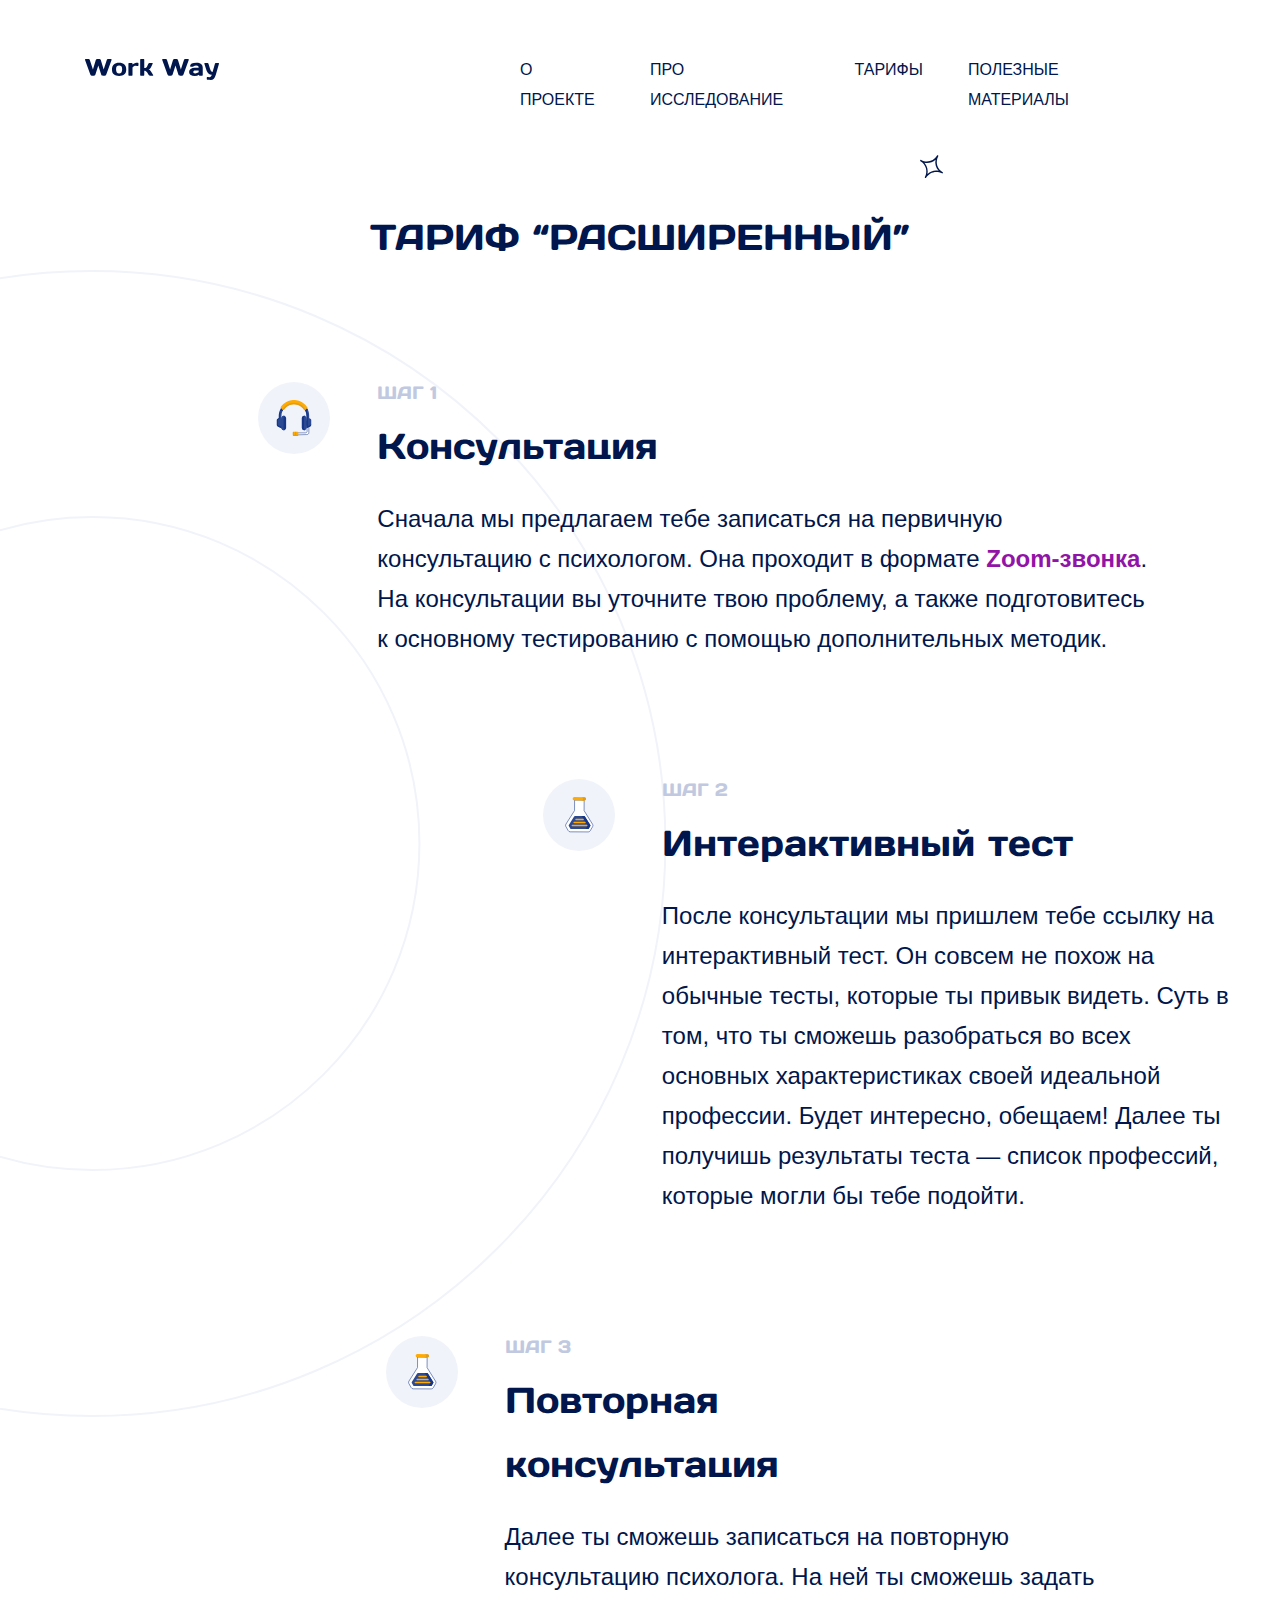
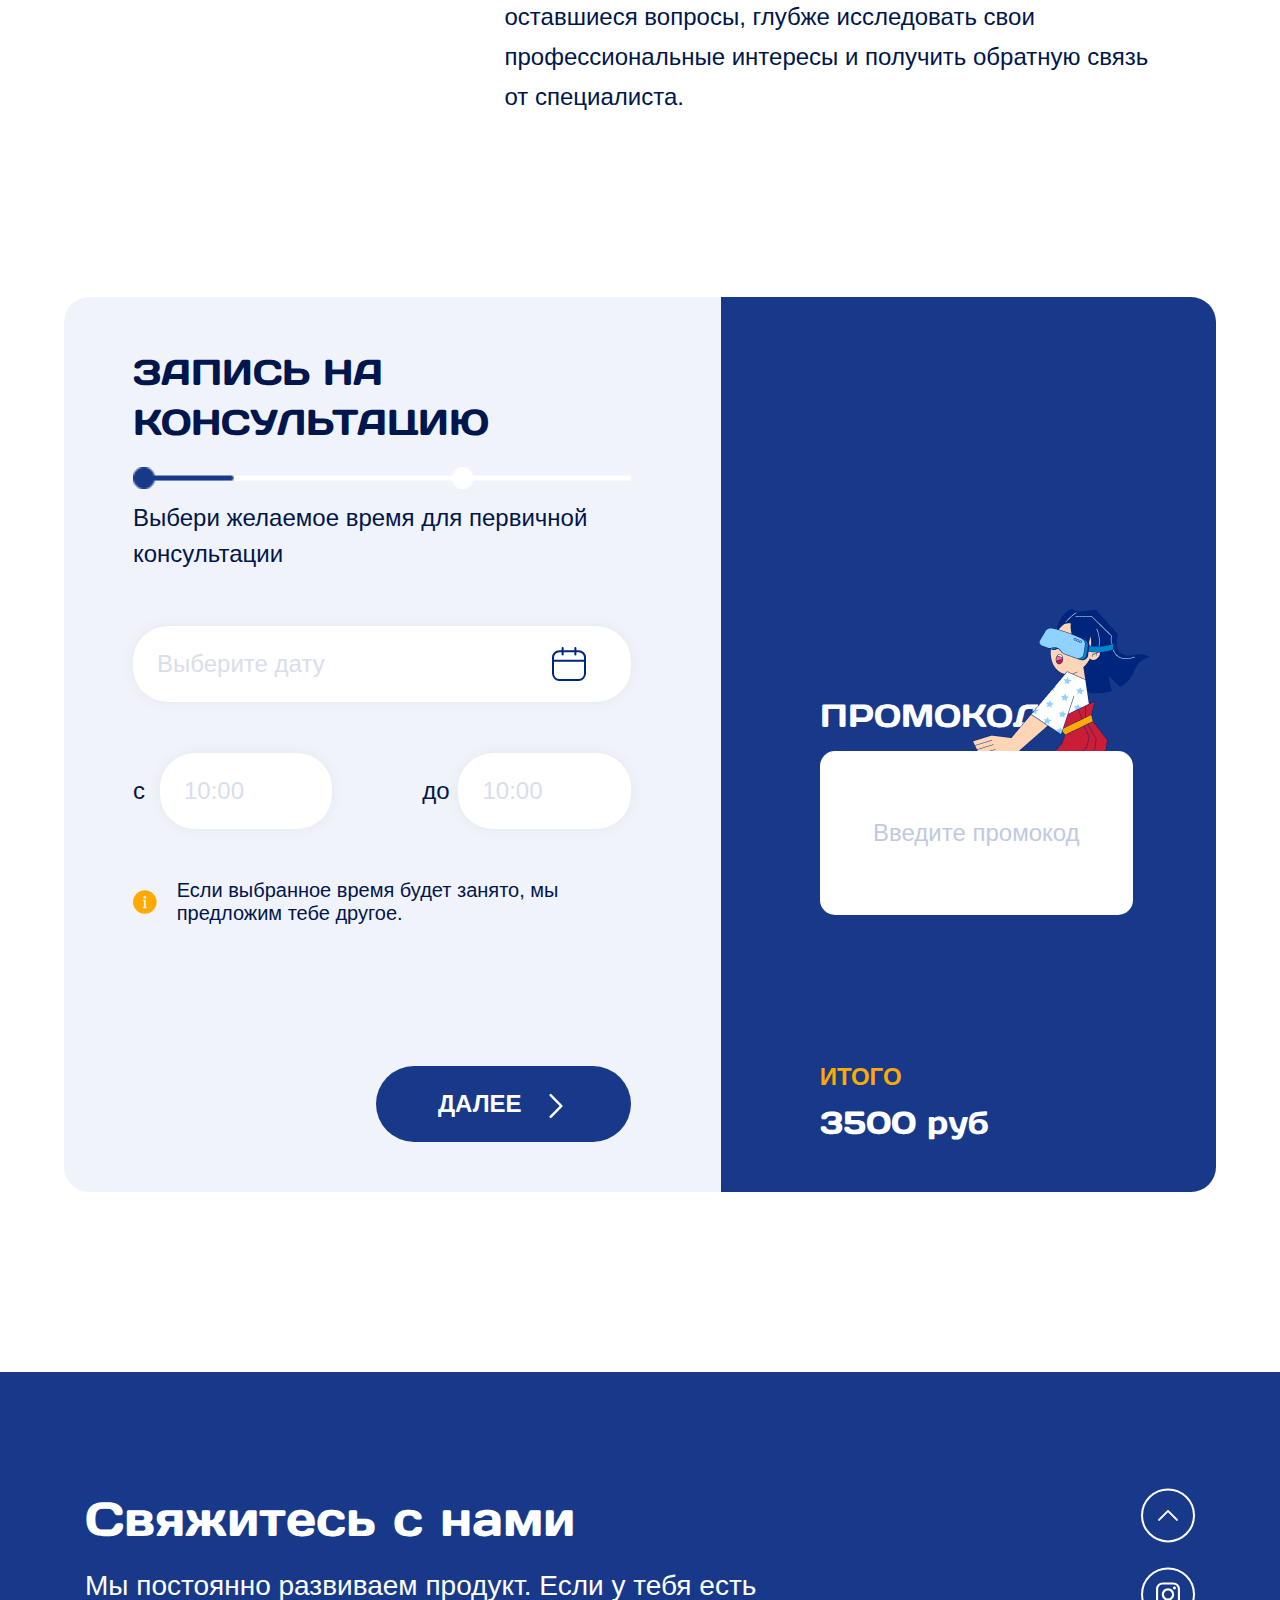
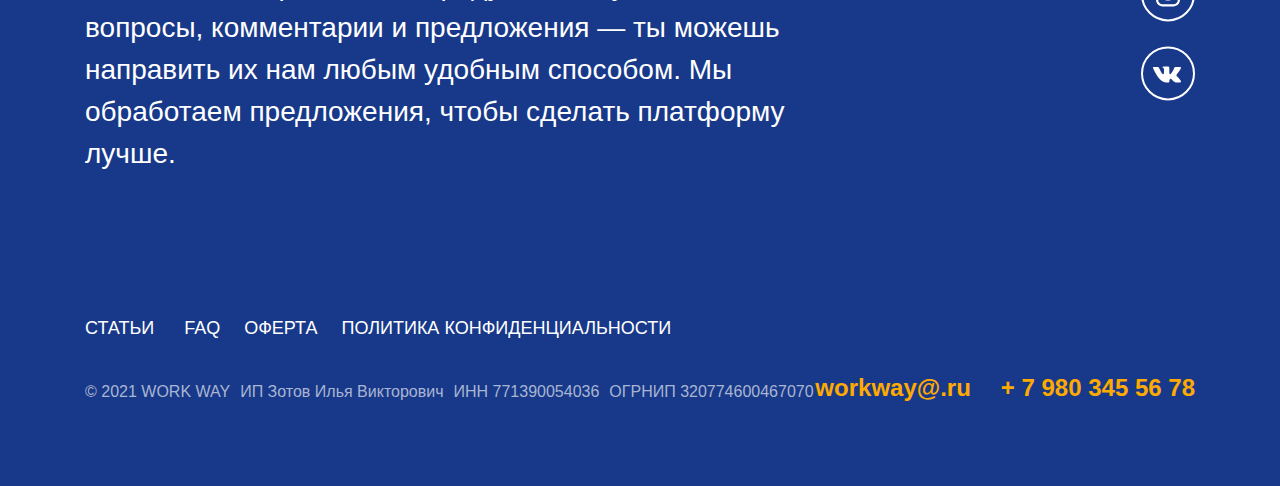
<file: tarif-extended.html>
<!DOCTYPE html>
<html lang="ru">
<head>
  <meta charset="UTF-8">
  <meta name="viewport" content="width=device-width, initial-scale=1, shrink-to-fit=no">
     <!-- Bootstrap CSS -->
  <link rel="stylesheet" href="https://maxcdn.bootstrapcdn.com/bootstrap/4.0.0/css/bootstrap.min.css" integrity="sha384-Gn5384xqQ1aoWXA+058RXPxPg6fy4IWvTNh0E263XmFcJlSAwiGgFAW/dAiS6JXm" crossorigin="anonymous">
   <!-- Main CSS -->
   <link rel="stylesheet" href="assets/css/main.css">
   <link rel="stylesheet" href="./assets/fonts/DaysOne/fonts.css" type="text/css" charset="utf-8" />

      <!-- CAlendar CSS -->

      <link rel="stylesheet" href="https://stackpath.bootstrapcdn.com/font-awesome/4.7.0/css/font-awesome.min.css">
      <link rel="stylesheet" href="./calendar/css/style.css">	


  <title>workway</title>
</head>
<body>
    <header>
		<div class="container">
			<ul class="header header_mobile">
				<li>
					<svg class="header_logo" width="134" height="21" viewBox="0 0 134 21" fill="none" xmlns="http://www.w3.org/2000/svg">
						<path d="M0.05901 0.984375C0.01967 0.890625 0 0.785156 0 0.667969C0 0.542969 0.066878 0.402344 0.200634 0.246094C0.342258 0.0820312 0.55076 0 0.826141 0H3.41078C3.71763 0 4.00088 0.105469 4.26052 0.316406C4.52017 0.527344 4.70507 0.792969 4.81522 1.11328L7.93095 10.3945L10.8106 1.11328C11.0388 0.371094 11.507 0 12.2151 0H14.3866C15.0948 0 15.5629 0.371094 15.7911 1.11328L18.6708 10.3945L21.7865 1.11328C21.8967 0.792969 22.0816 0.527344 22.3412 0.316406C22.6008 0.105469 22.8841 0 23.1909 0H25.7756C26.0431 0 26.2437 0.0820312 26.3775 0.246094C26.5191 0.402344 26.5899 0.542969 26.5899 0.667969C26.5899 0.785156 26.5742 0.890625 26.5427 0.984375L21.279 15.6094C20.9879 16.4062 20.4214 16.8047 19.5795 16.8047H17.8682C16.9949 16.8047 16.4323 16.4062 16.1806 15.6094L13.3009 6.58594L10.4212 15.6094C10.1615 16.4062 9.59897 16.8047 8.73349 16.8047H7.01039C6.17638 16.8047 5.61382 16.4062 5.32271 15.6094L0.05901 0.984375Z" fill="#00164C"/>
						<path d="M28.8087 15.3516C27.5813 14.2266 26.9676 12.5703 26.9676 10.3828C26.9676 8.1875 27.5813 6.53125 28.8087 5.41406C30.0361 4.28906 31.7985 3.72656 34.096 3.72656C36.4013 3.72656 38.1677 4.28906 39.3951 5.41406C40.6225 6.53125 41.2362 8.1875 41.2362 10.3828C41.2362 12.5703 40.6225 14.2266 39.3951 15.3516C38.1677 16.4766 36.4013 17.0391 34.096 17.0391C31.7985 17.0391 30.0361 16.4766 28.8087 15.3516ZM31.7946 7.33594C31.3068 7.96875 31.0629 8.98047 31.0629 10.3711C31.0629 11.7617 31.3068 12.7773 31.7946 13.418C32.2824 14.0586 33.0496 14.3789 34.096 14.3789C35.1503 14.3789 35.9214 14.0586 36.4092 13.418C36.9049 12.7773 37.1527 11.7617 37.1527 10.3711C37.1527 8.98047 36.9049 7.96875 36.4092 7.33594C35.9214 6.70312 35.1503 6.38672 34.096 6.38672C33.0496 6.38672 32.2824 6.70312 31.7946 7.33594Z" fill="#00164C"/>
						<path d="M52.3655 6.9375L50.548 6.86719C49.4858 6.86719 48.4708 7.44531 47.5031 8.60156V16.0898C47.5031 16.3008 47.4323 16.4727 47.2906 16.6055C47.1569 16.7383 46.9877 16.8047 46.7832 16.8047H44.1395C43.9271 16.8047 43.754 16.7383 43.6202 16.6055C43.4865 16.4727 43.4196 16.3008 43.4196 16.0898V4.6875C43.4196 4.47656 43.4865 4.30469 43.6202 4.17188C43.7618 4.03125 43.9349 3.96094 44.1395 3.96094H46.7832C46.9956 3.96094 47.1687 4.03125 47.3024 4.17188C47.4362 4.30469 47.5031 4.47656 47.5031 4.6875V5.42578C48.3056 4.84766 49.0767 4.42188 49.8163 4.14844C50.5637 3.86719 51.5394 3.72656 52.7432 3.72656C52.9556 3.72656 53.1287 3.79688 53.2625 3.9375C53.4041 4.07031 53.4749 4.23828 53.4749 4.44141V6.22266C53.4749 6.43359 53.4041 6.60547 53.2625 6.73828C53.1287 6.87109 52.9556 6.9375 52.7432 6.9375H52.3655Z" fill="#00164C"/>
						<path d="M68.2156 16.2891C68.2156 16.6328 68.011 16.8047 67.6019 16.8047H65.3713C64.616 16.8047 64.0141 16.4375 63.5656 15.7031L62.0668 13.2773C61.4216 12.2383 60.4853 11.7188 59.2579 11.7188V16.0898C59.2579 16.3008 59.1871 16.4727 59.0454 16.6055C58.9117 16.7383 58.7425 16.8047 58.538 16.8047H55.8943C55.6819 16.8047 55.5088 16.7383 55.375 16.6055C55.2413 16.4727 55.1744 16.3008 55.1744 16.0898V0.726562C55.1744 0.515625 55.2413 0.34375 55.375 0.210938C55.5166 0.0703125 55.6897 0 55.8943 0H58.538C58.7504 0 58.9235 0.0703125 59.0572 0.210938C59.191 0.34375 59.2579 0.515625 59.2579 0.726562V9.04688C60.6269 9.04688 61.5632 8.51953 62.0668 7.46484L63.1997 5.07422C63.3571 4.73828 63.5892 4.46875 63.8961 4.26562C64.2029 4.0625 64.5334 3.96094 64.8874 3.96094H67.118C67.5114 3.96094 67.7081 4.11328 67.7081 4.41797C67.7081 4.58984 67.6452 4.80859 67.5193 5.07422L65.9968 8.26172C65.7372 8.79297 65.3831 9.25 64.9346 9.63281C64.4862 10.0156 64.0023 10.2617 63.483 10.3711C64.4508 10.6602 65.2887 11.3633 65.9968 12.4805L68.0032 15.7031C68.1369 15.9297 68.2077 16.125 68.2156 16.2891Z" fill="#00164C"/>
						<path d="M77.2441 0.984375C77.2048 0.890625 77.1851 0.785156 77.1851 0.667969C77.1851 0.542969 77.252 0.402344 77.3858 0.246094C77.5274 0.0820312 77.7359 0 78.0113 0H80.5959C80.9028 0 81.186 0.105469 81.4457 0.316406C81.7053 0.527344 81.8902 0.792969 82.0003 1.11328L85.1161 10.3945L87.9958 1.11328C88.2239 0.371094 88.6921 0 89.4002 0H91.5718C92.2799 0 92.748 0.371094 92.9762 1.11328L95.8559 10.3945L98.9716 1.11328C99.0818 0.792969 99.2667 0.527344 99.5263 0.316406C99.786 0.105469 100.069 0 100.376 0H102.961C103.228 0 103.429 0.0820312 103.563 0.246094C103.704 0.402344 103.775 0.542969 103.775 0.667969C103.775 0.785156 103.759 0.890625 103.728 0.984375L98.4641 15.6094C98.173 16.4062 97.6065 16.8047 96.7647 16.8047H95.0534C94.18 16.8047 93.6175 16.4062 93.3657 15.6094L90.486 6.58594L87.6063 15.6094C87.3467 16.4062 86.7841 16.8047 85.9186 16.8047H84.1955C83.3615 16.8047 82.799 16.4062 82.5078 15.6094L77.2441 0.984375Z" fill="#00164C"/>
						<path d="M105.711 15.9609C104.672 15.2422 104.153 14.2266 104.153 12.9141C104.153 11.6016 104.672 10.5938 105.711 9.89062C106.757 9.1875 108.102 8.83594 109.747 8.83594H113.653C113.653 7.92188 113.461 7.28516 113.075 6.92578C112.69 6.56641 112.013 6.38672 111.045 6.38672C110.085 6.38672 109.409 6.625 109.015 7.10156C108.63 7.57031 108.154 7.80469 107.587 7.80469H105.829C105.616 7.80469 105.439 7.73828 105.298 7.60547C105.164 7.46484 105.097 7.29297 105.097 7.08984C105.097 4.84766 107.241 3.72656 111.529 3.72656C113.402 3.72656 114.904 4.14453 116.037 4.98047C117.17 5.80859 117.737 7.09375 117.737 8.83594V16.0898C117.737 16.3008 117.67 16.4727 117.536 16.6055C117.402 16.7383 117.229 16.8047 117.017 16.8047H114.739C114.527 16.8047 114.354 16.7383 114.22 16.6055C114.086 16.4648 114.019 16.293 114.019 16.0898V15.7266C112.776 16.6094 111.34 17.0469 109.711 17.0391C108.091 17.0391 106.757 16.6797 105.711 15.9609ZM110.03 11.4961C109.479 11.4961 109.043 11.6289 108.72 11.8945C108.405 12.1602 108.248 12.5039 108.248 12.9258C108.248 13.3477 108.413 13.6953 108.744 13.9688C109.074 14.2422 109.542 14.3789 110.148 14.3789C111.36 14.3789 112.528 14.0273 113.653 13.3242V11.4961H110.03Z" fill="#00164C"/>
						<path d="M122.93 18.0234L124.476 18.2227C125.585 18.2227 126.36 17.4141 126.801 15.7969C125.463 15.7969 124.346 15.3984 123.449 14.6016C122.552 13.7969 121.781 12.3711 121.136 10.3242L119.377 4.66406C119.354 4.60156 119.342 4.53125 119.342 4.45312C119.342 4.36719 119.389 4.26562 119.484 4.14844C119.586 4.03125 119.735 3.96875 119.932 3.96094H122.399C122.627 3.96094 122.843 4.03906 123.048 4.19531C123.26 4.34375 123.398 4.53125 123.461 4.75781L125.007 9.72656C125.392 10.9453 125.782 11.7891 126.175 12.2578C126.577 12.7266 127.049 12.9609 127.592 12.9609L129.94 4.75781C130.003 4.53125 130.125 4.34375 130.306 4.19531C130.495 4.03906 130.703 3.96094 130.931 3.96094H133.422C133.618 3.96094 133.764 4.02344 133.858 4.14844C133.953 4.27344 134 4.37891 134 4.46484C134 4.54297 133.992 4.60938 133.976 4.66406L130.884 15.6094C130.334 17.5469 129.649 18.9297 128.831 19.7578C128.02 20.5859 126.974 21 125.691 21C124.409 21 123.5 20.9531 122.965 20.8594C122.438 20.7656 122.108 20.6484 121.974 20.5078C121.84 20.375 121.773 20.2188 121.773 20.0391V18.75C121.773 18.5391 121.84 18.3633 121.974 18.2227C122.108 18.0898 122.281 18.0234 122.493 18.0234H122.93Z" fill="#00164C"/>
					</svg>
				</li>
				<li class="d-md-block d-none header_item"><a class="header_item_hover fw-500 fs-16" style="color: #00164C" href="#">О ПРОЕКТЕ</a></li>
				<li class="d-md-block d-none header_item"><a class="header_item_hover fw-500 fs-16" style="color: #00164C" href="#">ПРО ИССЛЕДОВАНИЕ</a></li>
				<li class="d-md-block d-none header_item "><a class="header_item_hover fw-500 fs-16" style="color: #00164C" href="#">ТАРИФЫ</a></li>
				<li class="d-md-block d-none header_item "><a class="header_item_hover fw-500 fs-16" style="color: #00164C" href="#">ПОЛЕЗНЫЕ МАТЕРИАЛЫ</a></li>
	
	
				<li class="d-md-none d-block" data-toggle="modal" data-target="#modal-burger" data-keyboard="true">
					<svg id="burger" class="burger" width="20" height="20" viewBox="0 0 20 20" fill="none" xmlns="http://www.w3.org/2000/svg">
						<path d="M19.1667 10.8161H0.833333C0.373332 10.8161 0 10.4427 0 9.98275C0 9.52275 0.373332 9.14941 0.833333 9.14941H19.1667C19.6267 9.14941 20 9.52275 20 9.98275C20 10.4427 19.6267 10.8161 19.1667 10.8161Z" fill="#00164C"/>
						<path d="M19.1667 4.42741H0.833333C0.373332 4.42741 0 4.05408 0 3.59408C0 3.13407 0.373332 2.76074 0.833333 2.76074H19.1667C19.6267 2.76074 20 3.13407 20 3.59408C20 4.05408 19.6267 4.42741 19.1667 4.42741Z" fill="#00164C"/>
						<path d="M19.1667 17.2048H0.833333C0.373332 17.2048 0 16.8314 0 16.3714C0 15.9114 0.373332 15.5381 0.833333 15.5381H19.1667C19.6267 15.5381 20 15.9114 20 16.3714C20 16.8314 19.6267 17.2048 19.1667 17.2048Z" fill="#00164C"/>
					</svg>
				</li>
	
			</ul>
	
	
		</div>
	
	</header>

<div class="tarif_base">


    <div class="d-flex justify-content-center tarif_header_mobile">
		<div class="fs-36 Days_One tarif_header_text">ТАРИФ 
            “РАСШИРЕННЫЙ”
			<svg class="star_tarif" width="44" height="44" viewBox="0 0 44 44" fill="none" xmlns="http://www.w3.org/2000/svg">
				<path d="M14.9507 32.8299C14.7928 32.6153 14.7417 32.3217 14.8765 32.0564C17.9984 26.4349 16.0296 19.275 10.4188 16.1328C10.0751 15.8899 10.024 15.5963 10.1866 15.1447C10.2935 15.0657 10.2935 15.0657 10.4003 14.9867C10.614 14.8288 10.9066 14.7781 11.1714 14.9138C16.7822 18.0559 23.9172 16.0951 27.0392 10.4736C27.146 10.3946 27.146 10.3946 27.2528 10.3156C27.5734 10.0786 27.945 10.1353 28.1818 10.4573C28.3397 10.6719 28.3908 10.9655 28.2561 11.2308C25.1341 16.8523 27.1029 24.0122 32.7138 27.1544C33.0575 27.3973 33.1085 27.6909 32.9459 28.1425C32.8391 28.2215 32.8391 28.2215 32.7322 28.3005C32.5185 28.4584 32.2259 28.5091 31.9612 28.3734C26.3503 25.2313 19.2154 27.1921 16.0934 32.8136C15.9865 32.8926 15.9865 32.8926 15.8797 32.9716C15.666 33.1296 15.3734 33.1802 15.1086 33.0446C15.1086 33.0446 15.0297 32.9373 14.9507 32.8299ZM15.1564 18.7607C17.2882 21.6582 18.1658 25.3171 17.5291 28.9358C20.4975 26.2443 24.6781 24.9763 28.6309 25.8649C25.9417 22.8824 24.6694 18.6869 25.5477 14.724C22.3935 17.3871 18.3197 18.5761 14.3669 17.6876C14.6037 18.0095 14.9196 18.4388 15.1564 18.7607Z" fill="#00164C"/>
			</svg>
		</div> 
    </div>

	<svg class="tarif_circles tarif_circles_2" width="1149" height="1147" viewBox="0 0 1149 1147" fill="none" xmlns="http://www.w3.org/2000/svg">
		<path d="M1148 573.5C1148 889.681 891.237 1146 574.5 1146C257.763 1146 1 889.681 1 573.5C1 257.319 257.763 1 574.5 1C891.237 1 1148 257.319 1148 573.5Z" stroke="#F1F3FA" stroke-width="2"/>
		<path d="M902 573.5C902 753.82 755.599 900 575 900C394.401 900 248 753.82 248 573.5C248 393.18 394.401 247 575 247C755.599 247 902 393.18 902 573.5Z" stroke="#F1F3FA" stroke-width="2"/>
	</svg>

	<div class="tarif_2_step_1 tarif_2_step d-flex">

		<svg class="tarif_step_1_svg_mobile" width="72" height="72" viewBox="0 0 72 72" fill="none" xmlns="http://www.w3.org/2000/svg">
            <circle cx="36" cy="36" r="36" fill="#F1F3FA"/>
            <g clip-path="url(#clip0_854_7077)">
            <path d="M25.7726 33.7061C24.4726 33.7061 23.4186 34.76 23.4186 36.06L22.5713 41.1552L23.4186 45.8318C23.4186 47.1318 24.4726 48.1857 25.7726 48.1857C27.0727 48.1857 28.1266 47.1317 28.1266 45.8318V36.06C28.1266 34.7599 27.0727 33.7061 25.7726 33.7061Z" fill="#163788"/>
            <path d="M26.8591 47.9199C26.5338 48.0901 26.1644 48.1857 25.7726 48.1857C24.4724 48.1857 23.4192 47.1318 23.4192 45.8316L22.0166 40.1812L23.4192 36.0602C23.4192 34.76 24.4724 33.7061 25.7726 33.7061C26.1644 33.7061 26.5338 33.8017 26.8591 33.9719C26.1058 34.3638 25.5922 35.1519 25.5922 36.0602V45.8316C25.5922 46.7399 26.1058 47.528 26.8591 47.9199Z" fill="#2C4A93"/>
            <path d="M48.7035 52.5625V52.5623L48.6959 52.5626L37.9422 52.8916C37.3936 52.8898 36.9343 52.468 36.9094 51.9382L36.9094 51.9382C36.8822 51.3624 37.3408 50.8873 37.9104 50.8873H47.3283C47.7398 50.8873 48.1873 50.7094 48.5308 50.4434C48.8713 50.1798 49.1586 49.7894 49.1586 49.3356H49.159L49.1582 49.3222L48.8305 43.2248C48.8337 42.6775 49.255 42.2197 49.7839 42.1948L49.7839 42.1948C50.3597 42.1676 50.8348 42.6262 50.8348 43.1958V50.7938C50.8349 51.3646 50.5995 51.7975 50.2254 52.0933C49.8453 52.3938 49.3083 52.5625 48.7035 52.5625ZM49.7721 41.945V41.9451V41.945Z" fill="white" stroke="#163788" stroke-width="0.5"/>
            <path d="M52.3633 36.6287L51.4126 36.1626C51.2758 36.0955 51.1898 35.9554 51.1912 35.803C51.2 34.8884 51.1861 34.1504 51.1919 34.0227C51.1919 31.7237 50.68 29.5422 49.7641 27.5861C47.3455 22.4205 40.9888 18.9842 34.9259 18.9502C34.9259 18.9502 21.0371 25.7791 21.0836 34.1249V35.7681C21.0836 35.9431 20.9877 36.1038 20.8334 36.1865C20.5345 36.3468 20.3155 36.6901 20.2397 36.738C19.6976 37.0039 19.3539 37.5551 19.3539 38.1589L19.1689 42.9804C19.1689 43.5843 19.5126 44.1355 20.0548 44.4013L23.4192 46.3262C23.4192 45.0997 23.4192 35.0951 23.4192 34.1447C23.4192 27.1699 29.0258 21.4239 36 21.4024C42.9742 21.4239 48.5808 27.17 48.5808 34.1447V46.3262L51.8909 44.5334C52.4331 44.2675 52.9759 43.781 52.9759 43.1772L53.2491 42.5908V38.0495C53.2492 37.4457 52.9055 36.8945 52.3633 36.6287Z" fill="#2C4A93"/>
            <path d="M46.227 33.7061C47.5271 33.7061 48.581 34.76 48.581 36.06L49.2072 41.2538L48.581 45.8318C48.581 47.1318 47.5271 48.1857 46.227 48.1857C44.927 48.1857 43.873 47.1317 43.873 45.8318V36.06C43.8731 34.7599 44.927 33.7061 46.227 33.7061Z" fill="#2C4A93"/>
            <path d="M46.7357 47.4962C46.9044 47.6649 47.0993 47.8084 47.3137 47.9199C46.9885 48.0901 46.619 48.1857 46.2272 48.1857C45.5774 48.1857 44.9885 47.9221 44.5626 47.4962C44.1367 47.0702 43.873 46.4814 43.873 45.8316V36.0602C43.873 34.76 44.927 33.7061 46.2272 33.7061C46.619 33.7061 46.9885 33.8017 47.3137 33.9719C46.5604 34.3638 46.0461 35.1519 46.0461 36.0602V45.8316C46.0461 46.4814 46.3098 47.0702 46.7357 47.4962Z" fill="#163788"/>
            <path d="M49.7639 27.586C47.3453 22.4206 42.1097 18.8264 36.0469 18.7924V18.7909C30.0805 18.7243 24.792 22.3388 22.2793 27.4548C21.2768 29.4953 20.7154 31.7748 20.7292 34.1543V35.7971C20.7292 35.9724 20.6328 36.1332 20.4785 36.2158C20.1801 36.3759 19.7122 36.5809 19.6369 36.6287C19.0943 36.8945 18.751 37.4458 18.751 38.0491V43.0507C18.751 43.6548 19.0943 44.2061 19.6369 44.4719L23.4194 46.3262V44.842L20.1787 43.3658C20.0591 43.3079 19.9824 43.184 19.9824 43.0507V38.0491C20.0002 37.6297 20.7513 37.5306 21.0609 37.3009C21.6158 37.0032 21.9606 36.4273 21.9606 35.7971V34.1543C21.9483 32.3073 22.3137 30.4875 23.0311 28.7739C23.1104 28.5845 23.358 28.5362 23.5028 28.6816C23.7624 28.9424 24.0557 29.2147 24.3552 29.3338C26.2306 24.7117 30.7237 21.4189 35.9998 21.4022C41.2984 21.4189 45.8075 24.7393 47.6676 29.3925C48.2565 30.8643 48.5803 32.4688 48.5803 34.1449V46.3262L52.3628 44.4719C52.9053 44.2061 53.2487 43.6548 53.2487 43.0507V42.5908L50.4444 44.0269C50.1552 44.1751 49.8117 43.965 49.8117 43.6401V34.1449C49.8117 32.2467 49.4338 30.4352 48.7493 28.7831C48.7026 28.6703 48.7299 28.5405 48.8196 28.4577L49.7639 27.586Z" fill="#163788"/>
            <path d="M24.7297 27.8557C25.0854 28.2113 25.6824 28.1504 25.9509 27.7251C26.557 26.7652 27.2973 25.898 28.1452 25.1502C30.2309 23.3108 32.9677 22.1935 35.9607 22.1935C38.8144 22.1935 41.4353 23.2092 43.4808 24.8981C44.473 25.7173 45.3298 26.6948 46.0122 27.7916C46.2755 28.2148 46.8553 28.2995 47.2216 27.9615L49.1711 26.1625C49.4568 25.8988 49.5081 25.4663 49.2921 25.1431C48.1821 23.4821 46.7703 22.0392 45.1357 20.8935C42.535 19.0707 39.3706 18 35.9607 18C32.055 18 28.4713 19.4047 25.6881 21.7354C24.5698 22.6718 23.5808 23.7578 22.752 24.9622C22.5358 25.2763 22.5738 25.6999 22.8434 25.9694L24.7297 27.8557Z" fill="#FFAA00"/>
            <path d="M47.581 27.6295L47.2217 27.9613C46.8552 28.2996 46.275 28.2148 46.0121 27.7918C45.3297 26.6951 44.4728 25.7173 43.4805 24.898C41.4349 23.2096 38.8142 22.1933 35.9603 22.1933C32.9673 22.1933 30.2307 23.311 28.1454 25.1501C27.2971 25.8983 26.5569 26.7654 25.9506 27.7251C25.6826 28.1503 25.085 28.2112 24.7293 27.8555L24.2998 27.426C25.0857 26.4061 26.5532 24.6228 27.187 24.0636C29.6136 21.9239 32.7297 20.7446 35.9603 20.7446C39.0337 20.7446 42.0318 21.8232 44.4033 23.7811C45.245 24.4765 46.806 26.5495 47.581 27.6295Z" fill="#DD9E20"/>
            <path d="M39.3275 53.7557L35.7273 53.768C35.3273 53.768 35.003 53.4437 35.003 53.0437L34.8643 50.7474C34.8643 50.3473 35.1885 50.023 35.5886 50.023L35.9458 49.7739H37.0222L37.626 50.2172L38.1087 49.7739H39.6192C40.0193 49.7739 40.3436 50.0982 40.3436 50.4983V52.7686L40.0518 53.0314C40.0518 53.4314 39.7275 53.7557 39.3275 53.7557Z" fill="#FFAA00"/>
            <path d="M40.3426 52.7686V53.2756C40.3426 53.6755 40.0188 54 39.6182 54H35.5105C35.1106 54 34.7861 53.6755 34.7861 53.2756V50.4985C34.7861 50.098 35.1106 49.7742 35.5105 49.7742H35.9451V52.0443C35.9451 52.4441 36.2696 52.7686 36.6694 52.7686H40.3426Z" fill="#DD9E20"/>
            <path d="M37.0215 49.7742H38.108V54H37.0215V49.7742Z" fill="#DD9E20"/>
            </g>
            <defs>
            <clipPath id="clip0_854_7077">
            <rect width="36" height="36" fill="white" transform="translate(18 18)"/>
            </clipPath>
            </defs>
        </svg>

		<div class="tarif_text_container">
			<div class="tarif_text_header Days_One">
				ШАГ 1
			</div>
			<div class="tarif_text_p Days_One">
				Консультация
			</div>
			<div class="tarif_text_des tarif_text_des tarif_2_text_des fs-24">
				Сначала мы предлагаем тебе записаться на первичную консультацию с психологом. 
Она проходит в формате <span class="fw-700 color_pink tarif_text_des">Zoom-звонка</span>. На консультации вы уточните твою проблему, а также подготовитесь к основному тестированию с помощью дополнительных методик. 
			</div>
		</div>
	</div>

		<div class="d-flex justify-content-end tarif_2_step tarif_2_step_2">

			<svg class="tarif_step_1_svg_mobile" width="72" height="72" viewBox="0 0 72 72" fill="none" xmlns="http://www.w3.org/2000/svg">
                <circle cx="36" cy="36" r="36" fill="#F1F3FA"/>
                <path d="M31.5329 31.535L31.5787 21.0993L41.1438 21.1413L41.098 31.5771L41.0976 31.6491L41.1356 31.7102L49.6485 45.4022C50.0392 46.094 50.0368 46.9393 49.6367 47.6254C49.6367 47.6254 49.6367 47.6255 49.6366 47.6255L47.198 51.8065C47.198 51.8066 47.198 51.8066 47.198 51.8066C46.781 52.5206 46.0309 52.9206 45.2599 52.9172L27.1836 52.8378C26.2979 52.8339 25.5338 52.3181 25.174 51.5704L25.1702 51.5624L25.1658 51.5547L22.8535 47.5077L22.8533 47.5072C22.4156 46.7451 22.4797 45.835 22.94 45.1511L22.9401 45.1511L22.9438 45.1454L31.494 31.6678L31.5326 31.607L31.5329 31.535Z" fill="white" stroke="#00257D" stroke-width="0.5"/>
                <path fill-rule="evenodd" clip-rule="evenodd" d="M31.1155 37.581L25.8291 45.911C25.6444 46.1979 25.595 46.5671 25.8049 46.9348L27.2578 49.4743C27.4482 49.8082 27.7435 49.9928 28.1497 49.9946L44.9144 50.0682C45.3206 50.07 45.6177 49.888 45.8109 49.5558L47.2862 47.0291C47.4993 46.6634 47.4529 46.2937 47.2709 46.0052L42.0579 37.6291C41.8562 37.3037 41.5382 37.122 41.1462 37.1203L32.0317 37.0803C31.6396 37.0785 31.32 37.2575 31.1155 37.581V37.581Z" fill="#2C4A93"/>
                <path fill-rule="evenodd" clip-rule="evenodd" d="M41.9266 50.0551L44.9139 50.0682C45.3201 50.07 45.6172 49.888 45.8104 49.5558L47.2857 47.0291C47.4988 46.6633 47.4524 46.2936 47.2704 46.0051L42.0574 37.629C41.8557 37.3037 41.5377 37.122 41.1457 37.1203L38.1611 37.1072C38.5503 37.1089 38.8713 37.2906 39.0729 37.6159L44.2859 45.992C44.4652 46.2805 44.5143 46.6502 44.3011 47.016L42.826 49.5427C42.6326 49.8748 42.3356 50.0569 41.9266 50.0551V50.0551Z" fill="#163788"/>
                <path fill-rule="evenodd" clip-rule="evenodd" d="M31.3273 21.3475L41.3925 21.3917C42.2866 21.3956 43.0204 20.6653 43.0244 19.7739C43.0283 18.8797 42.3009 18.1432 41.4067 18.1392L31.3416 18.095C30.4474 18.0911 29.7136 18.8212 29.7096 19.7154C29.7057 20.6068 30.433 21.3435 31.3273 21.3475Z" fill="#FFAA00"/>
                <path fill-rule="evenodd" clip-rule="evenodd" d="M38.4047 21.3786L41.3922 21.3918C42.2863 21.3957 43.0202 20.6654 43.0241 19.774C43.028 18.8798 42.3006 18.1433 41.4065 18.1393L38.4189 18.1262C39.3132 18.1301 40.0435 18.8667 40.0395 19.7609C40.0356 20.6523 39.2989 21.3826 38.4047 21.3786V21.3786Z" fill="#DD9E20"/>
                <path d="M33.0114 41.3103C32.5995 41.3084 32.2653 40.9742 32.2671 40.5624C32.2689 40.1505 32.606 39.8163 33.018 39.8181L40.1353 39.8494C40.5471 39.8512 40.8813 40.1883 40.8795 40.6002C40.8777 41.0121 40.5406 41.3433 40.1287 41.3415L33.0114 41.3103ZM29.3349 47.266C28.923 47.2642 28.5917 46.9299 28.5935 46.5151C28.5954 46.1033 28.9297 45.772 29.3415 45.7738L43.7592 45.8372C44.1711 45.839 44.5024 46.1732 44.5006 46.585C44.4988 46.9998 44.1644 47.3311 43.7527 47.3293L29.3349 47.266ZM31.1224 44.2893C30.7105 44.2875 30.3763 43.9504 30.3781 43.5385C30.3799 43.1266 30.7171 42.7924 31.1289 42.7942L41.998 42.842C42.4099 42.8438 42.7413 43.1809 42.7395 43.5928C42.7377 44.0047 42.4032 44.3389 41.9914 44.3371L31.1224 44.2893Z" fill="#FFAA00"/>
                </svg>
	
			<div class="tarif_text_container">
				<div class="tarif_text_header Days_One">
					ШАГ 2
				</div>
				<div class="tarif_text_p Days_One">
					Интерактивный тест
				</div>
				<div class="tarif_text_des tarif_2_text_des fs-24">
					После консультации мы пришлем тебе ссылку на интерактивный тест. Он совсем не похож на обычные тесты, которые ты привык видеть. Суть в том, что ты сможешь разобраться во всех основных характеристиках своей идеальной профессии. Будет интересно, обещаем!
Далее ты получишь результаты теста — список профессий, которые могли бы тебе подойти. 
				</div>
			</div>
		</div>




        <div class="d-flex tarif_2_step tarif_2_step_3">

			<svg class="tarif_step_1_svg_mobile" width="72" height="72" viewBox="0 0 72 72" fill="none" xmlns="http://www.w3.org/2000/svg">
				<circle cx="36" cy="36" r="36" fill="#F1F3FA"/>
				<path d="M31.527 31.535L31.5729 21.0993L41.1379 21.1413L41.0921 31.5771L41.0918 31.6491L41.1298 31.7102L49.6426 45.4023C50.0334 46.0941 50.0309 46.9393 49.6308 47.6255L47.1922 51.8065C47.1922 51.8066 47.1921 51.8066 47.1921 51.8066C46.7751 52.5206 46.025 52.9206 45.2541 52.9172L27.1777 52.8378C26.2921 52.8339 25.528 52.3181 25.1682 51.5704L25.1643 51.5624L25.16 51.5547L22.8477 47.5077L22.8474 47.5072C22.4097 46.7451 22.4738 45.835 22.9342 45.1511L22.9343 45.1511L22.9379 45.1454L31.4881 31.6678L31.5267 31.607L31.527 31.535Z" fill="white" stroke="#00257D" stroke-width="0.5"/>
				<path fill-rule="evenodd" clip-rule="evenodd" d="M31.1096 37.5807L25.8233 45.9107C25.6386 46.1976 25.5891 46.5669 25.7991 46.9345L27.252 49.4741C27.4424 49.8079 27.7376 49.9925 28.1438 49.9943L44.9085 50.068C45.3147 50.0697 45.6118 49.8877 45.805 49.5556L47.2803 47.0289C47.4935 46.6631 47.447 46.2934 47.265 46.0049L42.052 37.6288C41.8503 37.3035 41.5324 37.1218 41.1403 37.1201L32.0259 37.08C31.6337 37.0783 31.3142 37.2572 31.1096 37.5807Z" fill="#2C4A93"/>
				<path fill-rule="evenodd" clip-rule="evenodd" d="M41.9217 50.0548L44.909 50.0679C45.3152 50.0697 45.6123 49.8877 45.8055 49.5556L47.2808 47.0289C47.494 46.6631 47.4475 46.2934 47.2655 46.0049L42.0525 37.6288C41.8508 37.3035 41.5329 37.1218 41.1408 37.12L38.1562 37.1069C38.5454 37.1086 38.8664 37.2904 39.068 37.6157L44.281 45.9918C44.4603 46.2803 44.5094 46.65 44.2963 47.0158L42.8211 49.5425C42.6277 49.8746 42.3307 50.0566 41.9217 50.0548Z" fill="#163788"/>
				<path fill-rule="evenodd" clip-rule="evenodd" d="M31.3214 21.347L41.3866 21.3912C42.2807 21.3951 43.0146 20.6648 43.0185 19.7734C43.0224 18.8792 42.295 18.1427 41.4009 18.1388L31.3357 18.0945C30.4416 18.0906 29.7077 18.8207 29.7038 19.715C29.6999 20.6063 30.4272 21.343 31.3214 21.347Z" fill="#FFAA00"/>
				<path fill-rule="evenodd" clip-rule="evenodd" d="M38.3998 21.3784L41.3873 21.3915C42.2814 21.3955 43.0153 20.6651 43.0192 19.7738C43.0231 18.8796 42.2957 18.143 41.4016 18.1391L38.4141 18.126C39.3083 18.1299 40.0386 18.8664 40.0347 19.7607C40.0308 20.652 39.294 21.3823 38.3998 21.3784Z" fill="#DD9E20"/>
				<path d="M33.0056 41.3103C32.5936 41.3084 32.2594 40.9742 32.2612 40.5624C32.263 40.1505 32.6001 39.8163 33.0121 39.8181L40.1294 39.8494C40.5413 39.8512 40.8755 40.1883 40.8737 40.6002C40.8719 41.0121 40.5347 41.3433 40.1228 41.3415L33.0056 41.3103ZM29.3291 47.266C28.9172 47.2642 28.5859 46.9299 28.5877 46.5151C28.5895 46.1033 28.9238 45.772 29.3356 45.7738L43.7533 45.8372C44.1652 45.839 44.4966 46.1732 44.4947 46.585C44.4929 46.9998 44.1586 47.3311 43.7468 47.3293L29.3291 47.266ZM31.1165 44.2893C30.7046 44.2875 30.3704 43.9504 30.3722 43.5385C30.3741 43.1266 30.7112 42.7924 31.1231 42.7942L41.9921 42.842C42.404 42.8438 42.7354 43.1809 42.7336 43.5928C42.7318 44.0047 42.3974 44.3389 41.9856 44.3371L31.1165 44.2893Z" fill="#FFAA00"/>
			</svg>
	
			<div class="tarif_text_container">
				<div class="tarif_text_header Days_One">
					ШАГ 3
				</div>
				<div class="tarif_text_p Days_One">
					Повторная консультация
				</div>
				<div class="tarif_text_des tarif_2_text_des fs-24">
					Далее ты сможешь записаться на повторную консультацию психолога. На ней ты сможешь задать оставшиеся вопросы, глубже исследовать свои профессиональные интересы и получить обратную связь от специалиста.
				</div>
			</div>
		</div>

</div>

		<section class="form">
		<div class="check_form d-flex">
			<div class="check_form_70 check_form_70_mobile_extended">
				<div class="d-md-block d-none mb-3 fs-36 Days_One mb-3">ЗАПИСЬ 
                    НА КОНСУЛЬТАЦИЮ</div>

                    <div class="d-md-none d-flex justify-content-between">
                        <div class="fs-12 Days_One w-75">ЗАПИСЬ НА 
                            КОНСУЛЬТАЦИЮ
                        </div> 
                        <div class="fs-12 Days_One w-50" style="color: #C0C9DF;">ИНФОРМАЦИЯ ДЛЯ ЧЕКА
                        </div> 
                    </div>

                    <img src="./assets/images/progress_line.png" class="w-100" alt="">
                        


                    <div class="mt-2 fs-md-24 fs-16" style="margin-bottom: 54px;">Выбери желаемое время для первичной консультации</div>

				<section class="">
					
                    <!-- <input id="date_input" type="text" placeholder="Выберите дату" class="date_input w-100"> -->
                    <div class="input_container w-100" style="position: relative; margin-right: 60px;">
                        <input type="text" placeholder="Выберите дату" class="date_input" style="width: 100%;">
                        <div id="date_input" style="width: 100px; position: absolute; right: 0; height: 100%; top: 0;"></div>
                    </div>
                    <!-- ////////////////////////////////////////////////////////////////////////////////// -->
                    <section class="ftco-section">
                        <div class="container">
                            <div class="row justify-content-center">
                                
                            </div>
                            <div class="row">
                                <div class="col-md-12">
                                    <div class="calendar calendar_tarif" style="border-radius: 100px!important;">
                                        <div class="header header_calendar" style="margin: 0;">
                                            <a data-action="prev-month" href="javascript:void(0)" title="Previous Month"><i></i></a>
                                            <div class="text" data-render="month-year"></div>
                                            <a data-action="next-month" href="javascript:void(0)" title="Next Month"><i></i></a>
                                        </div>
                                        <div class="months" data-flow="left">
                                            <div class="month month-a">
                                                <div class="render render-a"></div>
                                            </div>
                                            <div class="month month-b">
                                                <div class="render render-b"></div>
                                            </div>
                                        </div>
                                    </div>
                                </div>
                            </div>
                        </div>
                    </section>
                    <!-- ////////////////////////////////////////////////////////////////////////////////// -->


            <div class="d-lg-flex d-none" style="margin-top: 50px; z-index: 3;">
                <span class="align-self-center fs-24 fw-500" style="margin-right: 15px;">c</span>
                <input id="date_input_time" type="text" placeholder="10:00" class="date_input date_input_time date_input_time_tarif date_input_time_tarif_right">
                <span class="align-self-center fs-24 fw-500" style="margin-right: 9px;">до</span>
                <input id="date_input_time_before" type="text" placeholder="10:00" class="date_input date_input_time date_input_time_tarif">
            </div> 
            <div class="d-lg-none d-flex date_input_mobile">
                <input id="date_input_time_before" type="text" placeholder="c" class="col-6 input_none">
                <input id="date_input_time_before" type="text" placeholder="до" class="col-4 input_none">
            </div>
            
            <div class="d-lg-flex d-block justify-content-between align-items-end info_text">
                <div class="d-flex align-items-center mb-md-0 mb-40">
                    <svg class="mr-3" width="32" height="32" viewBox="0 0 32 32" fill="none" xmlns="http://www.w3.org/2000/svg">
                        <path d="M16 0C7.17825 0 0 7.17694 0 16C0 24.8218 7.17825 32 16 32C24.8231 32 32 24.8218 32 16C32 7.17694 24.8231 0 16 0ZM16 7.68C17.0586 7.68 17.92 8.54019 17.92 9.6C17.92 10.6586 17.0586 11.52 16 11.52C14.9414 11.52 14.08 10.6586 14.08 9.6C14.08 8.54019 14.9414 7.68 16 7.68ZM18.5114 23.9245C18.4128 24.1639 18.1786 24.32 17.92 24.32H16.64H15.36H14.08C13.8214 24.32 13.5872 24.1638 13.4886 23.9245C13.3901 23.6852 13.4451 23.4099 13.6281 23.2269L14.7199 22.1351V14.9849L13.6281 13.8918C13.4451 13.7087 13.3901 13.4336 13.4886 13.1942C13.5872 12.9548 13.8214 12.7999 14.08 12.7999H15.36H16H16.64C16.9932 12.7999 17.28 13.0854 17.28 13.4399V22.135L18.3731 23.2268C18.5549 23.4099 18.6099 23.6851 18.5114 23.9245Z" fill="#FFAA00"/>
                    </svg>
                    <div class="fs-md-20 fs-12 ml-1">Если выбранное время будет занято, мы предложим тебе другое.</div>
                </div>
            </div>
         


				<div class="d-flex justify-content-end mt-40">
                    <div class="btn_record btn_white fw-600 fs-md-24 fs-14 btn_tarif_2" style="border: none;">ДАЛЕЕ

                        <svg class="ml-md-3 ml-1 btn_tarif_2_vectot" width="24" height="24" viewBox="0 0 24 24" fill="none" xmlns="http://www.w3.org/2000/svg">
                            <path d="M18.2561 11.1434L7.46338 0.354285C6.9898 -0.118095 6.22253 -0.118095 5.74776 0.354285C5.27418 0.826665 5.27418 1.59393 5.74776 2.06631L15.6844 11.9994L5.74896 21.9324C5.27538 22.4048 5.27538 23.172 5.74896 23.6456C6.22253 24.118 6.991 24.118 7.46457 23.6456L18.2573 12.8565C18.7237 12.389 18.7237 11.6097 18.2561 11.1434Z" fill="white"/>
                        </svg>

                    </div>


                </div>

			</div>
			<div class="check_form_30">
				<div class="d-flex justify-content-between" style="position: relative;">
					<div class="fs-32 Days_One color_white mb-3 promocode_mobile_tarif">ПРОМОКОД</div>
                    <img class="d-md-block d-none girl_tarif girl_tarif_2" src="./assets/images/Girl_tarif.png" alt="">
					<img class="d-md-none d-block girl_tarif girl_tarif_2" src="./assets/images/girl_surprised_sitting-i10.svg" alt="">
				</div>
				<input type="text" class="input_promocode fs-24 fw-500" placeholder="Введите промокод">
				
					<div class="final_cost">
					<div class="color_gold fs-md-24 fs-14 fw-700">
						ИТОГО
					</div>
					<div class="color_white promocode_mobile_tarif fs-32 Days_One mt-2">3500 руб</div>
					</div>
				
			</div>

		</div>
		</section>

           

        



   </div>



   <div class="connection_container">
						
    <div class="connection connection_tarif">
        
        <div class="container d-md-flex d-block justify-content-between connection_margin connection_margin_tarif_mobile">
            <div>
                <div class="fs-md-48 fs-24 mb-md-40 mb-3 connection_header color_white Days_One">
                    Свяжитесь с нами
                </div>
                <div class="color_white connection_des fs-md-28 fs-16">Мы постоянно развиваем продукт. Если у тебя есть вопросы, комментарии и предложения — ты можешь направить их нам любым удобным способом. 
                Мы обработаем предложения, чтобы сделать платформу лучше.</div>
            </div>
    
            <ul class="connection_list d-md-block d-flex mt-md-0 mt-40 mb-md-0 mb-40">
                <li id="up_btn" class="connection_item mr-md-0 mr-4  mb-md-4 mb-0">
                    <svg class="connection_icon" width="54" height="55" viewBox="0 0 54 55" fill="none" xmlns="http://www.w3.org/2000/svg">
                        <circle class="connection_icon_active" cx="27" cy="27.4297" r="26" stroke="white" stroke-width="2"/>
                        <path class="connection_icon_active_path" d="M27.7133 22.2312C27.3247 21.8425 26.6753 21.8425 26.2857 22.2312L17.2952 31.1986C16.9016 31.5923 16.9016 32.2306 17.2952 32.6233C17.6889 33.0169 18.3282 33.0169 18.7218 32.6233L27 24.3682L35.2771 32.6243C35.6717 33.0179 36.3101 33.0179 36.7047 32.6243C37.0983 32.2306 37.0983 31.5923 36.7047 31.1996L27.7133 22.2312Z" fill="white"/>
                    </svg>
                </li>
                <li class="connection_item mr-md-0 mr-4  mb-md-4 mb-0">
                    <svg class="connection_icon" width="54" height="55" viewBox="0 0 54 55" fill="none" xmlns="http://www.w3.org/2000/svg">
                        <circle class="connection_icon_active" cx="27" cy="27.4297" r="26" stroke="white" stroke-width="2"/>
                        <path class="connection_icon_active_path" d="M32.3767 15.4297H21.623C17.9711 15.4297 15 18.4009 15 22.0528V32.8066C15 36.4586 17.9711 39.4297 21.623 39.4297H32.3767C36.0289 39.4297 39 36.4585 39 32.8066V22.0528C39.0001 18.4009 36.0289 15.4297 32.3767 15.4297ZM36.8707 32.8066C36.8707 35.2845 34.8548 37.3003 32.3769 37.3003H21.623C19.1452 37.3004 17.1294 35.2845 17.1294 32.8066V22.0528C17.1294 19.5751 19.1452 17.5591 21.623 17.5591H32.3767C34.8546 17.5591 36.8706 19.5751 36.8706 22.0528V32.8066H36.8707Z" fill="white"/>
                        <path class="connection_icon_active_path" d="M27.0001 21.2461C23.5901 21.2461 20.8159 24.0203 20.8159 27.4303C20.8159 30.8402 23.5901 33.6142 27.0001 33.6142C30.4101 33.6142 33.1843 30.8402 33.1843 27.4303C33.1843 24.0203 30.4101 21.2461 27.0001 21.2461ZM27.0001 31.4847C24.7644 31.4847 22.9453 29.6659 22.9453 27.4301C22.9453 25.1943 24.7642 23.3753 27.0001 23.3753C29.236 23.3753 31.0549 25.1943 31.0549 27.4301C31.0549 29.6659 29.2358 31.4847 27.0001 31.4847Z" fill="white"/>
                        <path class="connection_icon_active_path" d="M33.4434 19.4404C33.0331 19.4404 32.6301 19.6065 32.3404 19.8975C32.0492 20.1871 31.8818 20.5903 31.8818 21.002C31.8818 21.4124 32.0493 21.8154 32.3404 22.1064C32.63 22.396 33.0331 22.5635 33.4434 22.5635C33.8551 22.5635 34.2568 22.396 34.5478 22.1064C34.8389 21.8154 35.005 21.4123 35.005 21.002C35.005 20.5903 34.8389 20.1871 34.5478 19.8975C34.2582 19.6065 33.8551 19.4404 33.4434 19.4404Z" fill="white"/>
                    </svg>    
                </li>
                <li class=" mr-md-0 mr-4  mb-md-4 mb-0">
                    <svg class="connection_icon" width="54" height="55" viewBox="0 0 54 55" fill="none" xmlns="http://www.w3.org/2000/svg">
                        <circle class="connection_icon_active" cx="27" cy="27.4297" r="26" stroke="white" stroke-width="2"/>
                        <path class="connection_icon_active_path" d="M36.0979 30.6033C37.0267 31.519 38.007 32.3804 38.8401 33.3884C39.208 33.8364 39.5564 34.2986 39.823 34.8184C40.2006 35.5574 39.8585 36.3706 39.2024 36.4147L35.1232 36.4128C34.0712 36.5009 33.2319 36.0733 32.5262 35.3469C31.9614 34.7661 31.4384 34.1479 30.8953 33.5474C30.6727 33.302 30.4397 33.071 30.1613 32.8885C29.6045 32.5235 29.1211 32.6352 28.8029 33.2217C28.4788 33.8182 28.4053 34.4786 28.3734 35.1434C28.3297 36.1133 28.0394 36.3683 27.0746 36.4127C25.0126 36.5109 23.0556 36.1959 21.2377 35.1455C19.6349 34.2196 18.3921 32.9123 17.3102 31.4325C15.2041 28.5509 13.5911 25.3844 12.1414 22.1292C11.8151 21.3958 12.0537 21.0022 12.8551 20.9882C14.1858 20.9621 15.5164 20.964 16.8487 20.9863C17.3895 20.9943 17.7476 21.3075 17.9564 21.8235C18.6764 23.611 19.5573 25.3117 20.6631 26.8881C20.9576 27.3078 21.2579 27.7275 21.6854 28.0229C22.1585 28.35 22.5187 28.2416 22.7412 27.7095C22.8824 27.3721 22.9442 27.0087 22.9761 26.6474C23.0815 25.4042 23.0954 24.1631 22.9105 22.9242C22.797 22.1511 22.3657 21.6506 21.6017 21.5043C21.2118 21.4297 21.2698 21.2832 21.4586 21.0585C21.7865 20.6709 22.0948 20.4297 22.7096 20.4297H27.3196C28.0454 20.5743 28.2065 20.9035 28.3059 21.6409L28.3098 26.8116C28.3019 27.0971 28.451 27.9442 28.9602 28.1331C29.3678 28.2676 29.6364 27.9384 29.881 27.6775C30.9847 26.4946 31.7725 25.0966 32.4762 23.6491C32.7886 23.0125 33.0571 22.3515 33.3174 21.691C33.5102 21.201 33.8128 20.9598 34.3595 20.9705L38.7964 20.9744C38.928 20.9744 39.0611 20.9764 39.1885 20.9984C39.9362 21.1271 40.1411 21.4518 39.9101 22.189C39.5463 23.3456 38.8384 24.3095 38.1462 25.2778C37.4063 26.3116 36.6149 27.3101 35.8811 28.35C35.207 29.2998 35.2605 29.7784 36.0979 30.6033Z" fill="white"/>
                    </svg>
                </li>
            </ul>
        </div>
    
    
        <div class="container">
            <footer class="footer">
                <div class="d-md-none d-block mb-5">
                    <div class="email fs-md24 fs-18 fw-700 mb-3"><a href="#" class="color_gold">workway@.ru</a></div>
                    <div class="email fs-md24 fs-18 fw-700 mb-3"><a href="#" class="color_gold">7 980 345 56 78</a></div>
                </div>
    
                <!-- <ul class="footer_list d-flex mb-40">
                    <li class="footer_item fs-md-18 fs-12"><a href="#" class="color_white footer_link">СТАТЬИ</a></li>
                    <li class="footer_item fs-md-18 fs-12"><a href="#" class="color_white footer_link">FAQ</a></li>
                    <li class="footer_item fs-md-18 fs-12"><a href="#" class="color_white footer_link">ПОЛИТИКА КОНФИДЕНЦИАЛЬНОСТИ</a></li>
                </ul> -->
                <ul class="footer_list d-flex mb-40" style="flex-wrap: wrap">
                    <li class="footer_item fs-md-18 fs-12 mb-md-0 mb-2"><a href="#" class="color_white footer_link">СТАТЬИ</a></li>
                    <li class="footer_item fs-md-18 fs-12 mb-md-0 mb-2 mr-4"><a href="#" class="color_white footer_link">FAQ</a></li>
                    <li class="footer_item fs-md-18 fs-12 mb-md-0 mb-2 mr-4"><a href="#" class="color_white footer_link">ОФЕРТА</a></li>
                    <li class="footer_item fs-md-18 fs-12"><a href="#" class="color_white footer_link">ПОЛИТИКА КОНФИДЕНЦИАЛЬНОСТИ</a></li>
                </ul>
    
                <div class="d-md-flex d-block justify-content-between">
                    <ul class="requisites_list d-flex">
                        <li class="requisites_item"><div class="requisites_list_mobile_height fs-md-16 fs-10" style="color: #A8B5D3;">© 2021 WORK WAY</div></li>
                        <li class="requisites_item requisites_item_mobile_margin"><div class="color_blue_white requisites_list_mobile_height fs-md-16 fs-10" style="color: #A8B5D3;">ИП Зотов Илья Викторович</div></li>
                        <li class="requisites_item"><div class="color_blue_white requisites_list_mobile_height fs-md-16 fs-10" style="color: #A8B5D3;">ИНН <span style="color: #A8B5D3;">771390054036</span></div></li>
                        <li class="requisites_item"><div class="color_blue_white requisites_list_mobile_height fs-md-16 fs-10" style="color: #A8B5D3;">ОГРНИП <span style="color: #A8B5D3;">320774600467070</span></div></li>
                    </ul>
                    <div class="d-md-flex d-none" style="margin-top: -12px;">
                        <a href="mail.ru" class="email color_gold fs-md-24 fs-18 fw-700">workway@.ru</a>
                        <a  href="tel: 7-980-345-56-78" class="phone color_gold fs-md-24 fs-18 fw-700">+ 7 980 345 56 78</a>
                    </div>
                </div>
    
            </footer>
        </div>
        
    </div>
    
    </div>


    <!-- HEADER MODAL////////////////////////////////////////////////// -->

<div class="modal fade p-0" id="modal-burger" tabindex="-1" aria-labelledby="menu" aria-hidden="true">
    <div class="modal-dialog modal_burger m-0">



    
        <div class="modal-content modal-content_burger" style="height: 100%; padding: 0;">
            <div class="modal-header p-0" style="border: none; z-index: 3;">
                
                <img id="close" data-dismiss="modal" aria-label="Close" class="close_modal" src="./assets/images/close 1.svg" alt="">
            </div>

            <ul class="header_mobile_burger d-block">
                <li class="header_item_burger mb-40"><a class="fw-500 fs-16 color_main" href="#">О ПРОЕКТЕ</a></li>
                <li class="header_item_burger mb-40"><a class="fw-500 fs-16 color_main" href="#">ПРО ИССЛЕДОВАНИЕ</a></li>
                <li class="header_item_burger mb-40"><a class="fw-500 fs-16 color_main" href="#">ТАРИФЫ</a></li>
                <li class="header_item_burger"><a class="fw-500 fs-16 color_main" href="#">ПОЛЕЗНЫЕ МАТЕРИАЛЫ</a></li>
            </ul>


            <div class="burger_blue_container" style="justify-self: end;">

                <div class="d-flex align-items-center pl-3 pr-3" style="margin-top: 26px; margin-bottom: 31px;">
                    <div id="question_btn_mobile" style="position: relative;" data-toggle="modal" data-target="#modal-question" data-keyboard="true">
                        <img src="./assets/images/Linked Path Group.svg" alt="" style="animation: rotation 20s infinite linear;">
                        <img src="./assets/images/chat 1.svg" alt="" style="position: absolute; top: 36%; left: 43px;">
                    </div>

                    <div style="margin-left: 18px;">
                        <div class="fs-16 fw-500" style="color: #C0C9DF;">Есть вопрос?</div>
                        <div class="fs-14 mt-md-0 mt-2" style="width: 62%;">Заполни форму 
                            для обратной связи</div>

                    </div>
                </div>

                <div class="d-flex mb-32 pl-3 pr-3">
                    <img src="./assets/images/Instagram_burger.svg" class="mr-3" alt="">
                    <img src="./assets/images/Vk_burger.svg" alt="">
                </div>

                <div class="d-flex pl-3 pr-3">
                    <a href="tel: 7-980-345-56-78" class="fs-16 fw-700 mr-32 color_blue">7 980 345 56 78</a>
                    <a href="mail.ru" class="fs-16 fw-700 color_blue">workway@.ru</a>
                </div>
            </div>
           

        </div>
    </div>
</div>
<!-- ////////////////////////////////////////////////// -->





<script src="https://code.jquery.com/jquery-3.2.1.slim.min.js" integrity="sha384-KJ3o2DKtIkvYIK3UENzmM7KCkRr/rE9/Qpg6aAZGJwFDMVNA/GpGFF93hXpG5KkN" crossorigin="anonymous"></script>
<script src="https://cdnjs.cloudflare.com/ajax/libs/popper.js/1.12.9/umd/popper.min.js" integrity="sha384-ApNbgh9B+Y1QKtv3Rn7W3mgPxhU9K/ScQsAP7hUibX39j7fakFPskvXusvfa0b4Q" crossorigin="anonymous"></script>
<script src="https://maxcdn.bootstrapcdn.com/bootstrap/4.0.0/js/bootstrap.min.js" integrity="sha384-JZR6Spejh4U02d8jOt6vLEHfe/JQGiRRSQQxSfFWpi1MquVdAyjUar5+76PVCmYl" crossorigin="anonymous"></script>



      <!-- CAlendar JS -->

<script src="./calendar/js/popper.js"></script>
<script src="./calendar/js/bootstrap.min.js"></script>
<script src="./calendar/js/main.js"></script>


<script>
   

   $('#up_btn').click(function(){
    window.scrollTo(pageYOffset, 0);
});

   $('#date_input').hover(function(){
        $('.calendar').addClass('calendar_hover')
    });
    $('.calendar').hover(function(){
        $('.calendar').addClass('calendar_hover')
    });
    $('.calendar').mouseleave(function(){
        $('.calendar').removeClass('calendar_hover')
    });
    $('#calendar_mobile').click(function(){
        $('.calendar').addClass('calendar_hover')
    });
    $('#date_input').mouseleave(function(){
        $('.calendar').removeClass('calendar_hover')
    });

    



    $('#date_input_time').hover(function(){
        $('.time_container').addClass('time_container_active')
    });
    $('.time_container').hover(function(){
        $('.time_container').addClass('time_container_active')
    });
    $('#date_input_time').mouseleave(function(){
        $('.time_container').removeClass('time_container_active')
    });



    $('#date_input_time_before').hover(function(){
        $('.time_container_before').addClass('time_container_before_active')
    });
    $('.time_container_before').hover(function(){
        $('.time_container_before').addClass('time_container_before_active')
    });
    $('#date_input_time_before').mouseleave(function(){
        $('.time_container_before').removeClass('time_container_before_active')
    });



    

//     jQuery(function($){
// 	$(document).mouseup( function(e){ // событие клика по веб-документу
// 		var div = $( ".calendar" ); // тут указываем ID элемента
// 		if ( !div.is(e.target) // если клик был не по нашему блоку
// 		    && div.has(e.target).length === 0 ) { // и не по его дочерним элементам
// 			div.hide(); // скрываем его
// 		}
// 	});
// });

</script>

 <!-- Bootstrap JS -->

 
</body>
</html>
</file>
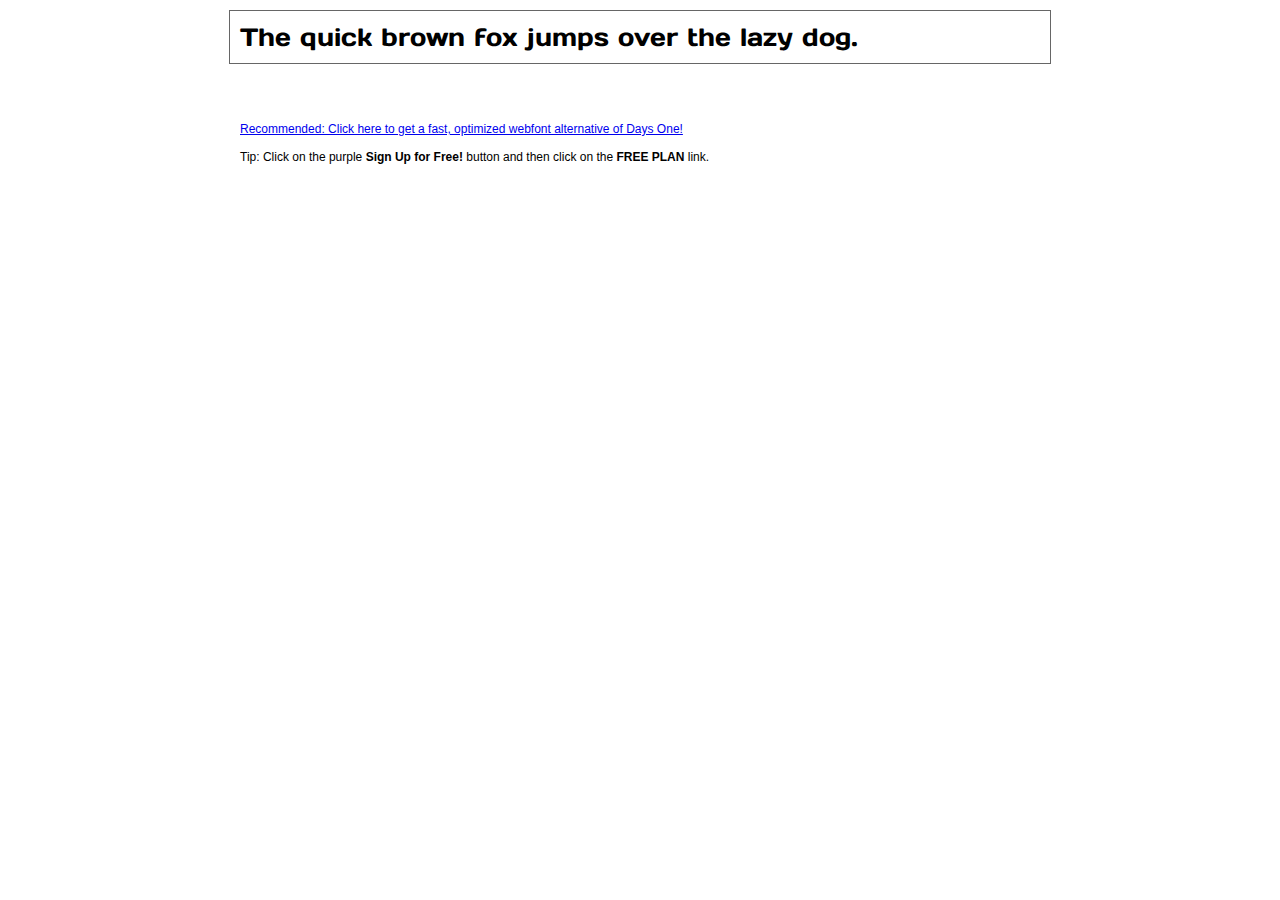
<file: assets/fonts/DaysOne/demo.html>
<!DOCTYPE html PUBLIC "-//W3C//DTD XHTML 1.0 Transitional//EN" "http://www.w3.org/TR/xhtml1/DTD/xhtml1-transitional.dtd">
<html xmlns="http://www.w3.org/1999/xhtml">
<head>
	<meta http-equiv="Content-Type" content="text/html; charset=utf-8" />
	<title>@font-face Demo</title>
	<link rel="stylesheet" href="fonts.css" type="text/css" charset="utf-8" />
	<style type="text/css">
	body {
		background-color:white;
		font-family:Verdana,Tahoma,Arial,Sans-Serif;
		color:black;
		font-size:12px;
	}

	.demo
	{
		font-family:'Conv_DaysOne-Regular',Sans-Serif;
		width:800px;
		margin:10px auto;
		text-align:left;
		border:1px solid #666;
		padding:10px;
	}

	.hint
	{
		font-family:'Conv_Sansus Webissimo-Regular',Sans-Serif;
		width:800px;
		margin:10px auto;
		text-align:left;
		border:1px;
		padding:10px;
	}

	</style>
</head>
<body>
	<div class="demo" style="font-size:25px">
		The quick brown fox jumps over the lazy dog.
	</div>

	<br>
	<br>
	<div class="hint">
		<a href="http://www.font2web.com/searchfreewebfont.php?Days+One">Recommended: Click here to get a fast, optimized webfont alternative of Days One!</a><br><br>
		Tip: Click on the purple <strong>Sign Up for Free!</strong> button and then click on the <strong>FREE PLAN</strong> link.
	</div>

</body>
</html>
</file>
<file: assets/css/main.css>
@import url(./helper.css);

@keyframes rotation {
    from {
      transform: rotate(0deg);
    }
    to {
      transform: rotate(360deg);
    }
  }

  .rotation {
    animation: rotation 20s infinite linear;
  }

/* @media (min-width: 1440px) {
    .container {
    max-width: 1248px;
    }
} */

@media screen and (max-width: 1640px) {
    .text_1 {
        width: 33%!important;
    }
}

@media screen and (max-width: 1480px) {
    
    .main_img{
        transform: translate(0)!important;
    }
  
    .text_1 {
        width: 25%!important;
    }

}

@media (min-width: 1440px) {
    .container {
    max-width: 1520px!important;
    }
    .container_2{
        max-width: 1584px!important;
        padding: 0 32px!important;
        margin: auto;
    }
    /* .FAQ_container{
        max-width: 1100px!important;
        margin: auto;
    } */

}


@media screen and (max-width: 1460px) {

    .light_main {
        top: 3%!important;
        left: 36%!important;
    } 
    
    /* .main_img{
        transform: translate(0)!important;
    } */

    .main_mause{
        transform: translate(0)!important; 
    }

    .girl_img {
        bottom: -105px!important;
        left: 108px!important;
    }

    .tarifs {
        /* padding-left: 205px!important;
        padding-right: 205px!important; */
    }

    .question {
        right: 22px!important;
    }
    .help_second {
        right: 3%!important;
    }
    .header_logo_quiz {
        margin-left: 4.4%!important;
    }
    .quiz_main_img {
        width: 41.5%!important;
    }
    .quiz_main_img {
        margin-left: 61px!important;
    }
    .quiz_main {
        padding-right: 120px!important;
    }
    .quiz_wave {
        left: 37%!important;
    }
    .quiz_main {
        background: linear-gradient(to right, #F1F3FA 44%, #f8f9fa 10%, white 100%)!important;
    }
    .quiz_text_container {
        padding-left: 8%!important;
    }
    .quiz_main_header {
        font-size: 26px!important;
        margin-bottom: 30px!important;
        line-height: 30.55px!important;
    }
    .quiz_main_p {
font-size: 18px!important;
    }
    .btn_white {
        font-size: 18px!important;
    }
    .stars_svg{
        transform: translate(88px, 45px)!important;
    }
    .check_form_30 {
        padding: 399px 83px 50px 99px!important;
    }
    .card_item_margin {
        margin-bottom: 48px!important;
    }
    .time_container_before {
        left: 67.9%!important;
    }
    .time_container {
        left: 47.7%!important;
    }
    .client_container_text {
        transform: translate(2px, -91px)!important;
    }
    .cool_2 {
        transform: translate(24px, -150px);
    }
    /* .wave_bottom{
        transform: translate(0px, 0px)!important;
    } */
    }



@media screen and (max-width: 1440px) {

    .tarif_2_text_des{
        width: 134%;
    }
    .tarif_2_step_1 {
        margin-left: 8%!important;
    }
    .tarif_2_step_2 {
        margin-left: 32%!important;
    }
     .tarif_2_step_2 {
        margin-left: 32%!important;
    }
    .tarif_2_step_3 {
        margin-left: 22%!important;
    }
    .tarif_circles_2{
        top: 35%!important;
    }
    .form{
        max-width: 90%!important;
    }
    .tarif_step_1_2{
        margin-left: 31%!important;
    }
    .tarif_step_1 {
        margin-left: 26%!important;
    }

    .connection_header{
        font-size: 36px!important;
        line-height: 45.8px!important;
    }
    .footer_social_size{
        font-size: 20px!important;
        line-height: 24.3px!important;
        margin-top: -5px!important;
    }
    .requisites_item_size{
        font-size: 14px!important;
        line-height: 17px!important;
    }
    .footer_item_size{
        font-size: 16px!important;
        line-height: 19.5px!important;
    }
   
    .result_text_header{
        font-size: 28px!important;
        line-height: 40px!important;
    }

    .result_text_paragraph{
        font-size: 24px!important;
        line-height: 42px!important;
    }

    .record_paragraph{
        font-size: 18px!important;
        line-height: 30px!important;
    }
    .record_header{
        font-size: 36px!important;
        line-height: 45px!important;
    }
    .result_progress_item_img{
        width: 138px!important;
        height: 138px!important;
    }
    .result_count{
        font-size: 38px!important;
        margin-bottom: 0!important;
    }
    .result_specialist{
        font-size: 24px!important;
        line-height: 30px!important;
    }
    .result_paragraph{
        font-size: 18px!important;
    }
    .result_header {
        font-size: 28px!important;
    }
    .congratulations_header {
        font-size: 36px!important;
        line-height: 42px!important;
    }
    .congratulations_paragraph {
        font-size: 18px!important;
        line-height: 30px!important;
    }
    .congratulations_container{
        background-size: 37% 160%!important;
    }
    .result_wave {
        background-image: url('../images/result_wave_1440.svg')!important;
        background-size: 131%!important;
    }
    .container_2{
        max-width: 1199px!important;
        margin: auto;
        padding: 0 16px!important;
    }
    .dont_forget {
       width: 146%;
       transform: translate(-53px, 0);
       font-size: 18px!important;
        line-height: 32px!important;
        margin-bottom: 40px!important;
    }
    .result_circle{
        padding: 130px 289px 70px 226px!important;
    }
    .link_btn {
        padding: 16px 30px!important;
    }
    .result_circду_svg_client {
        width: 140px!important;
        height: 140px!important;
    }
    .link_btn_result_1440{
        transform: translate(-53px, 0);
    }
    .skill_header {
        font-size: 12px!important;
    }
    .formula_list_item {
        padding: 21px!important;
    }
    .skill_text {
        font-size: 18px!important;
    }
   
    .col-4_5{
        -ms-flex: 0 0 33.3%!important;
        flex: 0 0 33.3%!important;
        /* max-width: 26.7%; */
        position: relative;
        /* width: 100%; */
        width: 33.3%!important;
        padding-left: 16px!important;
        padding-right: 16px!important;
    }
    .col-9_5{
        webkit-box-flex: 0;
        -ms-flex: 0 0 73.4%!important;
        flex: 0 0 73.4%!important;
        /* max-width: 26.7%; */
        position: relative;
        /* width: 100%; */
        width: 73.4%!important;
    }
    .help_second {
        right: 1.2%!important;
    }
    .line {
        display: block!important;
    }
    .our_suggestions_text_1{
        transform: translate(19%, 0px);
    }

.main_img{
    transform: translate(0)!important;
}
.rings_cool {
    left: 82%!important;
    bottom: 906px!important;
}


.help_back_blue {
    background: #183989;
    padding: 148px 86px 148px 86px!important;
}

.modal_text_font {
font-size: 18px!important;
}

.quiz_drag_and_drop_container {
    width: 59%!important;
}

.modal_text_font {
    font-size: 18px!important;
    line-height: 30px!important;
}

.balls_container {
    margin-bottom: 41%!important;
}
.cool_2 {
    transform: translate(-3px, -149px)!important;
}
.cool_3 {
    transform: translate(19px, -132px)!important;
}
.cool_5 {
    transform: translate(-65%, -154px)!important;
}

}

@media screen and (max-width: 1438px) {

    .line{
        display: none!important;
    }


    .light_main {
        display: none;
    } 
    .our_suggestions_text_1{
transform: none!important;
    }
}

@media (min-width: 1280px) {
    .container_second_quiz {
        max-width: 1036px!important;
        margin: 0 auto;
    }
}

@media screen and (max-width: 1280px) {
    .FAQ_container{
        max-width: 964px!important;
        margin: auto;
    }
    .header_logo_quiz {
        width: 86px!important;
    }
    .quiz_drag_and_drop_container {
        width: 66.3%!important;
    }
    .modal_text_font {
        font-size: 16px!important;
        line-height: 27px!important;
    }
    .balls_container {
        margin-bottom: 63%!important;
    }
    .card_list {
        flex-direction: column;
    }
    .card {
        width: 100%!important;
        margin-bottom: 60px;
    }
    .tarifs{
        margin-top: 0!important;
    }
}


@media screen and (max-width: 1200px) {
    .header_logo {
        margin-right: 144px!important;   
        height: 17px!important;
    }

    .header_item {
        font-size: 14px!important;
    }
    /* .wave_bottom{
        transform: translate(0px, 0px)!important;
    } */
    .container_second_quiz {
        padding: 0 5%!important;
    }
    .modal_text_font {
        font-size: 16px!important;
        }
    .help_header {
        font-size: 24px!important;
    }
    .tarif_base {
        max-width: 80%!important;
    }
    .text_1 {
        width: 30%!important;
    }
    .main_text_container{
        margin-bottom: 15px!important;
        margin-top: 95px!important;
    }
    .main_p {
        margin-bottom: 30px!important;
        width: 100%!important;
    }
    .btn_white-main-mobile{
        width: 192px!important;
    }
    .advandages {
        margin-bottom: 120px!important;
        margin-top: 100px!important;
    }
    .advandages_header {
        font-size: 24px!important;
        margin-bottom: 30px!important;
        margin-top: 15px;
    }
    .advandages_list {
        background-image: none!important;
        margin-top: 172px!important;
    }
   
}

@media screen and (max-width: 1050px) {
.FAQ_container{
    max-width: 668px!important;
    margin: auto;
}
}
@media screen and (max-width: 990px) {
    .header_logo {
        /* margin-right: 183px!important; */
        margin-right: 90px!important;

        width: 93px!important;
        height: 15px!important;
    }
    .header_item {
        font-size: 12px!important;
        margin-right: 40px!important;
    }
    .quiz_main {
        background: none!important;
     }
     .quiz_main_img {
       display: none!important;
    }
    .quiz_wave {
        display: none!important;
    }
    .quiz_main {
       padding-right: 0!important;
    }
    .quiz_text_container {
        width: 67%!important;
        margin: 0 auto!important;
    }
    .quiz_text_container {
        padding-left: 0%!important;
    }
    .header_logo_quiz_main {
        margin-bottom: 237px!important;
    }
    .result_container {
        padding: 41px 23px 40px 23px!important;
        border-radius: 12px!important;
    }
    .result_progress_list {
        padding: 0;
        flex-wrap: wrap;
        margin: 40px 0!important;
    }
    .result_progress_item:nth-child(2n) {
        padding-right: 0;
        padding-left: 0%!important;
    }
    .result_progress_item {
        margin-bottom: 40px!important;
    }
    .result_progress_item_img{
        width: 115px!important;
        height: 115px!important;
        margin-right: 18px!important;
    }
    
    .result_progress_item:nth-child(n-1) {
        padding-right: 0!important;
    }
    .result_header{
        font-size: 20px!important;
    }
    .record {
        border-radius: 12px!important;
        padding: 23px!important;
        margin-top: 100px;
    }
    .record_img_mobile{
        width: 60px;
        height: 60px;
    }
    .date_input {
        width: 100%!important;
    }
    .date_input_mobile {
        padding: 12px;
        box-shadow: 0px 0px 15px rgb(0 0 0 / 5%);
        border-radius: 35px;
        border: none;
        outline: none;
        background-image: url(../images/arrow_down.svg);
        background-repeat: no-repeat;
        background-position: right 9% center;
        width: 100%;
        position: relative;
        margin-right: 60px;
        line-height: 22px;
        font-size: 24px;
        background-color: white;
        margin-bottom: 20px;
        font-size: 16px;
    }
    
    .input_none {
        border: none;
        outline: none;
    }
    .date_input{
        margin-bottom: 20px;
    }
    .input_none::placeholder {
       color: #D8DEEB;
    }
    
    .date_input::placeholder{
        color: #D8DEEB;
    }
    .btn_record_mobile{
    width: 100%!important;
    }
    .result_text {
        margin-top: 100px!important;
        margin-bottom: 80px!important;
        width: 100%!important;
    }
    .fs_20{
        font-size: 20px!important;
        line-height: 27px!important;
    }
    .info_text{
        margin-top: 20px!important; 
        margin-bottom: 40px!important;
    }
    .circle_result{
        justify-content: center!important;
    }
    .result_circle {
        width: 100%!important;
        background-image: url(../images/result_circle.svg);
        background-size: cover;
        background-repeat: repeat;
        padding: 97px 42px 0px 42px!important;
        position: relative;
    }
    .result_circду_svg_client {
        right: 0%!important;
        top: -3%!important;
        width: 100px!important;
        height: 100px!important;
    }
    .result_circle_svg {
        left: 6%!important;
        top: 12%!important;
        width: 36px!important;
        height: 32px!important;
    }
    .link_btn {
        padding: 15px!important;
        justify-content: center!important;
        width: 100%!important;
        margin-bottom: 45px!important;
    }
    .link_btn svg{
        width: 20px!important;
        height: 20px!important;
    }
    .dont_forget {
        line-height: 22px!important;
        font-size: 12px!important;
    }
    .check_form {
        margin-top: 80px!important;
        flex-direction: column;
        margin-bottom: 100px!important;
    }
    .check_form_70 {
        width: 100%!important;
        padding: 26px 23px 40px 23px!important;
        border-top-left-radius: 12px!important;
        border-top-right-radius: 12px!important;
        border-bottom-left-radius: 0px!important;
    }
    .check_form_30 {
        width: 100%!important;
        padding: 89px 23px 30px 23px!important;
        border-bottom-right-radius: 12px!important;
        border-bottom-left-radius: 12px!important;
        border-top-right-radius: 0!important;
    }
    .promocode_text_mobile{
        font-size: 20px!important;
        line-height: 27px;
    }
    .girl_tarif {
        transform: scale(0.69);
    }
    .input_promocode {
        padding: 39px 0!important;
        margin-bottom: 30px;
    }
    .btn_pink_tarif{
        padding: 0 16px!important;
        border: none!important;
        background-color: #9214A7!important;
        color: white!important;
        font-size: 14px!important;
        width: 100%!important;
    }
    .tarif_cost_mobile {
        font-size: 20px!important;
    }
    .check_form_header {
        font-size: 20px!important;
        line-height: 27px!important
    }
    .promocode_mobile_tarif{
        font-size: 20px!important;
    }
    .girl_tarif {
        top: -124%!important;
    }
    .text_1 {
        width: 40%!important;
    }
    .advandages_ball {
        width: 284px!important;
        height: 284px!important;
    }
    .advandages_woman {
        top: -38%!important;
        left: 5%!important;
    }
    .advandages_ball_text {
        margin-left: 54px!important;
        margin-right: 50px!important;
    }
    .our_suggestions_header {
        font-size: 24px!important;
        line-height: 30px!important;
    }
    .our_suggestions_result_container {
        margin-top: 40px!important;
        margin-bottom: 60px!important;
    }
    .our_suggestions {
        margin-bottom: 120px!important;
        flex-direction: column!important;
    }
    .galka_result_mobile {
        width: 34px!important;
        height: 34px!important;
    }

    .ball_team_494 {
        width: 214px!important;
        height: 214px!important;    
    }

    .balls_container {
        margin-top: 117px!important;
    }
    .ball_team_494_left {
        margin-left: 42px!important;
    }
    .ball_team_494_header {
        font-size: 40px!important;
        line-height: 40px!important;
    }
    .ball_team_494_header_time {
        font-size: 24px!important;
        line-height: 30px!important;
        margin-bottom: 0!important;
    }

    .ball_team_274 {
        top: -44%;
        left: 107%;
        width: 132px!important;
        height: 132px!important;
        background-color: #F1F3FA;
    }

    .ball_team_274_left {
        margin-left: 24px!important;
    }
    .time_margin{
        margin-bottom: 10px;
    }

    .ball_team_274_2 {
        left: 120%!important;
        width: 124px!important;
        height: 124px!important;
    }
    .girl_team{
        width: 175px!important;
        height: 192px!important;
        left: 55%!important;
    }
    .our_team{
        margin-top: 0px!important;
    }
    .tarifs {
        padding-left: 16px!important;
        padding-right: 16px!important;
    }
    .rings {
        padding: 0!important;
    }
    .client_container_text {
      padding: 111px 21px 40px 23px!important;
      transform: translate(-11px, 0)!important;
    }
    .rings_img {
        left: -1.5%!important;
        right: -1.5%!important;
        top: -16%!important;
    }
    .client {
        width: 114px!important;
        height: 110px!important;
        transform: translate(-8px, 62px);
    }
    .rings_ball_5 {
        top: 1%!important;
        left: 69%!important;
    }
    .rings_ball_4 {
        top: 1%!important;
        left: 9%!important;
    }
    .cool_5 {
        transform: translate(-67%, -132px)!important;
        z-index: 1;
    }
    .cool_4 {
        transform: translate(1%, -154px)!important;
        z-index: 1;
    }
    .tarifs {
        margin-bottom: 120px!important;
    }
    .rings_header {
        padding-top: 0!important;
        margin-bottom: 240px!important;
    }
    .client_container_p {
        margin-bottom: 40px!important;
    }
    .blue_wave {
        transform: translate(0, -169px)!important;
    }
    .connection_header{
        margin-top: 156px!important;
    }
    .header_mobile_burger {
        padding: 73px 16px 70px 16px!important;
        margin: 0!important;
        top: 0!important;
        width: 92%!important;
        background-color: white!important;
        z-index: 2;
        list-style-type: none;
    }
    .burger_blue_container {
        background-color: #F1F3FA;
        height: inherit;
    }
}


@media screen and (max-width: 768px) {

    .cards_container{
        padding-left: 0px!important; padding-bottom: 0px!important; padding-top: 0px!important;
    }
    .record_paragraph{
        font-size: 16px!important;
        line-height: 27px!important;
    }
    .record_header{
        font-size: 20px!important;
        line-height: 27px!important;
    }
    .result_count{
        font-size: 28px!important;
    }
    .result_specialist{
        font-size: 18px!important;
    }
    .result_paragraph{
        font-size: 16px!important;
    }
   
    ul .connection_item:nth-child(2) {
        order: -1;  /* у остальных flex-элементов order: 0; */
      }
    
      ul .connection_item:nth-child(1) {
        order: 1;  /* у остальных flex-элементов order: 0; */
      }
    .second_quiz_wrap {
        justify-content: center!important;
    }
    .help_second {
        right: 5%!important;
    }
    .modal_help {
        height: auto!important;
        margin: auto!important;
        margin: 24% auto!important;
    }
    .help_back_blue {
        padding: 60px 72px 60px 72px!important;
        border-radius: 15px!important;
    }
    .text_1 {
        width: 60%!important;
    }
    .quiz_drag_item {
        width: 100%!important;
    }
    .header_logo_quiz {
        margin-bottom: 50px!important;
    }
    .help {
        width: 76px!important;
    }
    .gridly {
        margin-bottom: 40px!important;
    }
    .arrow_dawn{
        display: block!important;
    }
    .header {
        display: flex;
       justify-content: space-between;
    }
    .list-group {
        display: none!important;
    }
    .scroll_text {
        width: 100%!important;
    }
    .privice_header {
        width: auto!important;
    }
    .header_mobile{
padding: 0;
list-style-type: none;
    }
    .connection_margin {
        margin-top: 50px!important;
        margin-bottom: 35px!important;
    }
    .requisites_list {
        flex-wrap: wrap;
    }
    .footer {
        margin-bottom: 30px!important;
    }
    .connection_des {
        width: 100%!important;
    }
    .congratulations_header {
        margin-bottom: 15px!important;
        line-height: 30.55px!important;
        font-size: 24px!important;
    }
    .congratulations_paragraph{
        line-height: 27px!important;
        font-size: 16px!important;
    }
    .congratulations_text {
        width: 100%!important;
    }
    .congratulations_container {
        border-radius: 15px!important;
        padding: 18px!important;
        margin-bottom: 50px!important;
        min-height: 546px;
        background-position: 36% 130%!important;
        background-size: 109% 72%!important;
    }
    .formula_list_item {
        padding: 17px!important;
        height: 124px!important;
        margin-bottom: 20px!important;
    }
    .skill_header {
        width: 75%;
        font-size: 12px!important;
        line-height: 22px!important;
    }
    .skill_text {
        font-size: 16px!important;
        line-height: 25px!important;
    }
    .result_wave {
        background-image: url(../images/RESULT_WAVE.svg);
        margin-top: 50px;
        padding-top: 98px!important;
    }
    .connection_item {
        margin-bottom: 0!important;
    }
    .tarif_base {
        max-width: 91%!important;
    }
    .tarif_header_mobile {
        margin-top: 30%!important;
    }
    .star_tarif{
        bottom: 87%!important;
        width: 24px;
        height: 24px;
    }
    .tarif_circles {
        display: none;
    }
    .tarif_step_1 {
        margin-bottom: 60px!important;
        margin-top: 60px!important;
        margin-left: 0!important;
    }
    .tarif_header_text {
        font-size: 20px!important;
    }
    .tarif_step_1_svg_mobile{
        width: 47px;
        height: 42px;
    }
    .tarif_text_container {
        width: 97%!important;
        margin-left: 15px!important;
    }
    .tarif_text_header {
        font-size: 14px!important;
        line-height: 17px!important;
        margin-bottom: 4px!important;
    }
    .tarif_text_p {
        font-size: 20px!important;
        margin-bottom: 15px!important;
        line-height: 25px!important;
    }
    .tarif_text_des {
        line-height: 27px!important;
        font-size: 16px!important;
    }
    .faq_header{
       margin-bottom: 40px!important;
       margin-top: 24%!important;
       font-size: 24px!important;
    }
    .accordion-main-faq {
        margin-top: 40px!important;
    }
    .checkbox-label::before {
        width: 20px!important;
        height: 20px!important;
    }
    .radio-label::after, .checkbox-label::after {
        left: 2px!important;
    }
    .radio-label, .checkbox-label {
        padding-left: 30px!important;
        padding-top: 5px!important;
    }
    .input_my {
        border-radius: 50px!important;
        padding: 12px 21px 12px 21px!important;
        margin-bottom: 20px!important;
    }
    .tarif_step_3 {
        margin-top: 40px!important;
        margin-left: 0!important;
    }
    .date_input {
        padding: 12px 21px 12px 21px!important;
        border-radius: 50px!important;
    }
    .btn_record {
       width: 146px!important;
    }
    
    .final_cost{
        height: auto!important;
    }
    
    .pink_border{
        border-radius: 2px!important;
        margin-top: 12px!important;
    }
    .quiz_main_p {
        line-height: 30px!important;    
        font-size: 18px!important;
    }
    .modal_text_font {
        font-size: 18px!important;
        line-height: 30px!important;
    }
    .card_1_text{
        max-width: 342px!important;
        min-height: 294px!important;
        margin-top: 40px!important;
        margin-right: 0!important;
        padding: 34px!important;
        background-image: url('../images/Group 41911.svg')!important;
        background-position: right 23px bottom!important;
        background-repeat: no-repeat!important;
        background-color: white!important;
        box-shadow: 5px 10px 50px rgba(146, 162, 199, 0.3)!important;
        margin-top: 0!important;
    }
    .card_2_text{
        max-width: 342px!important;
        min-height: 294px!important;
        margin-top: 40px!important;
        margin-right: 0!important;
        padding: 34px!important;
        background-image: url('../images/Group 42918.svg')!important;
        background-position: right 23px bottom!important;
        background-repeat: no-repeat!important;
        box-shadow: 5px 10px 50px rgba(146, 162, 199, 0.3)!important;
    }
    .card_3_text{
        max-width: 342px!important;
        min-height: 294px!important;
        margin-top: 40px!important;
        margin-right: 0!important;
        padding: 34px!important;
        background-image: url('../images/Group 4292.svg')!important;
        background-position: right 23px bottom!important;
        background-repeat: no-repeat!important;
        box-shadow: 5px 10px 50px rgba(146, 162, 199, 0.3)!important;
    }
    .card_count{
        font-size: 80px!important; 
        line-height: 101px!important; 
    }
    .card_count_1{ 
        transform: translate(-23px, -21px)!important;
    }
    .card_count_2{ 
        transform: translate(-54px, -21px)!important;
    }
    .card_count_3{ 
        transform: translate(-39px, -17px)!important;
    }
    .card {
       padding: 34px 24px 34px 24px!important;
        width: 600px;
        border: none;
        position: relative;
    }
    .hit {
        width: 83px!important;
    }
    .card_header {
        margin-bottom: 40px!important;
    }
    .card_h_2 {
        margin-bottom: 16px!important;
    }
    .card_ques_icon{
        width: 30px!important;
        height: 30px!important;
        margin-top: 4px!important;
    }
    .card_h_2_p{
        margin-bottom: 30px!important;
    }
    .galka{
        width: 30px!important;
        height: 30px!important;
        margin-top: 3px!important;
    }
    .card_program_item:last-child {
        margin-bottom: 40px!important;
    }
    .card_cost {
        margin-bottom: 40px!important;
    }
    .card_btn {
        padding: 17px 0 16px!important;
        width: 192px!important;
    }
    .tarifs_header {
        margin-bottom: 40px!important;
    }
    .formula_header {
        font-size: 20px!important;
        line-height: 45.83px!important;
    }
    .dont_forget{
        transform: none!important;
        width: 102%!important;
    }
    .link_btn{
        transform: none!important;
    }
    .search_FAQ_mobile{
padding: 14px 46px!important;
background-position: 2.5% 17px!important;
    background-size: 3%!important;
    }
    .privicy_paragraph {
        font-size: 14px!important;
        line-height: 26px!important;
    }
}





@media (min-width: 768px) {
    .container_second_quiz {
        max-width: 1136px!important;
        margin: 0 auto!important;
    }

}

@media screen and (max-width: 660px) {
    .congratulations_container{
        margin-top: 79px;
    }

    .header_mobile_result{
        transform: translate(-30px, 0px)!important;
    }
    .connection_container_privicy{
        margin-top: 80px!important;
    }
    .search:focus {
        filter: drop-shadow(0px 0px 2px rgba(0, 0, 0, 0.25))!important;
    }
    .checkbox-right {
        margin-right: 31px!important;
    }
    .collapsed_text_margin{
        margin-left: 35px!important;
    }
    .requisites_item:first-child{
        margin-right: 13px!important;
    }
    .requisites_item_mobile_margin{
margin-right: 35%!important;
    }
    .advandages_ball_container{
        display: flex;
        justify-content: center;
    }
    .tarif_2_text_des {
        width: auto!important;
    }
    .tarif_2_step_1 {
        margin-left: 0%!important;
        margin-top: 60px!important;
        margin-bottom: 0!important;
    }
    .tarif_2_step_2 {
        margin-left: 0%!important;
        margin-top: 40px!important;
        margin-bottom: 0!important;
    }
     .tarif_2_step_2 {
        margin-left: 0%!important;
    }
    .tarif_2_step_3 {
        margin-top: 40px!important;
        margin-left: 0%!important;
    }

    .btn_tarif_2_vectot{
        transform: scale(0.8);
    }
    .btn_tarif_2 {
        font-size: 14px!important;
    }
    .girl_tarif_2{
transform: translate(0, 22px) scale(0.69)!important;
    }
    .connection_margin_tarif_mobile {
        margin-top: -100px!important;
        }
    .tarif_step_1_2{
        margin-left: 0%!important;
        justify-content: flex-start!important;
    }
    .galka_text {
        line-height: 22px!important;
    }
    .header_mobile_quiz{
transform: none!important;
    }
    .container_second_quiz {
        margin-top: -9%!important;
    }
    .header_logo_quiz {
        margin-bottom: 43px!important;
        margin-top: 12px!important;
    }
    .result_text {
        margin-bottom: 35px!important;
    }
    .result_circle_svg{
        top: 25%!important;
    }
    .result_circду_svg_client{
top: 10%!important;
    }
    .dont_forget{
margin-bottom: 20px!important;
    }
    .result_circle {
        background-size: 100%!important;
        background-repeat: no-repeat!important;
        padding: 140px 42px 0px 42px!important;
        background-position: 0 47px!important;
    }
    .connection_header{
        font-size: 24px!important;
        line-height: 31px!important;
    }
    .footer_social_size{
        font-size: 18px!important;
        line-height: 21px!important;
    }
    .footer_item_size{
        font-size: 12px!important;
        line-height: 14.5px!important;
    }
    .result_text_header{
        font-size: 20px!important;
        line-height: 27px!important;
    }
    .result_text_paragraph{
        font-size: 16px!important;
        line-height: 27px!important;
    }
    .faq_header{
        text-align: start!important;
        margin-top: 30px;
    }
    .search_FAQ_mobile {
        padding: 14px 46px!important;
        background-position: 5.5% 15px!important;
        background-size: 7%!important;
    }
    .FAQ_container{
        max-width: 343px!important;
    }
    .connection_margin_result{
margin-top: -114px!important;
    }
    .progress-bar {
        top: 59px!important;
    }
    .our_suggestions_img {
        width: 100%!important;
    }
    .header_logo {
        margin-right: 90px!important;
        width: 86px!important;
        height: 13px!important;
        margin-left: 16px!important;
    }
    .header_item {
        font-size: 10px!important;
    }
    .privice_header {
       font-size: 24px!important;
       text-align: start!important;
       margin-bottom: 40px!important;
       margin-top: 83px!important;
       line-height: 30.55px!important;
        }
        .header_mobile {
            padding: 20px 0 20px 0!important;
            position: fixed!important;
            margin: 0!important;
            top: 0!important;
            width: 100%!important;
            background-color: white!important;
            z-index: 3;
            transform: translate(-14px, 0px);
        }
        .accordion-main .accordion-item-FAQ .collapsed svg {
            height: 12px;
        }
        .accordion-item-FAQ svg {
            height: 12px;
        }
       
.burger{
    margin-right: 16px;
}
 
    .accordion-main .accordion-item .collapsed svg rect {
        /* transform: rotate( 
    0deg) translate(0px, 14px)!important; */
    }
    .count_4 {
        margin-right: 13px!important;
    }

    .text_1 {
        width: 100%!important;
    }
    .quiz_main_p {
        line-height: 27px!important;    
        font-size: 16px!important;
    }
    .input_container{
        width: 100%;
    }
    .date_input::placeholder{
        font-size: 16px!important;
    }
    .date_input{
        font-size: 16px!important;
        background-size: 26px!important;
    }
    .question-main-mobile {
        display: none;
    }
    .requisites_item_size{
        font-size: 10px!important;
        line-height: 12px!important;
    }
    
}

@media screen and (max-width: 450px) {
    .header_logo_result {
        margin-bottom: 20px!important;
        margin-top: 30px!important;
        margin-left: 0px!important;
    }
    .header_logo_quiz_help_second{
margin-top: -10px!important;
    }
    .header_logo_quiz_second{
        margin: 0!important;
    }
    .header_quiz_second{
        padding: 40px 16px 40px 36px!important;
        width: 100%;
    }
    .requisites_item_mobile_margin {
        margin-right: 15%!important;
    }
    .client_container {
       width: 106%;
    }
    .rings {
        padding: 23px!important;
    }
    .our_suggestions_days_one {
        font-family: 'Conv_DaysOne-Regular'!important;
        font-weight: 400!important;
}
    .modal-content-question-mobile{
        /* margin-top: -150px!important; */
    }
    .btn_question_mobile{
        width: 148px!important;
    }
    .input_my_textarea{
        min-height: 186px!important;   
        border-radius: 15px!important; 
    }
    .question_or {
        margin-top: 0px!important;
    }
    .input_my_question{
        margin-bottom: 20px!important;
    }
    .modal_des{
        margin-bottom: 30px!important;
    }
    .questions_icon{
        display: none!important;
    }
    .modal_question{
        padding: 41px 21px!important;
    }
    .modal_question{
        margin-left: 16px;
        margin-right: 16px;
        min-height: fit-content!important;
    }
    .mobile_dad{
        margin-top: 124px;
    }
    .pink_border{ 
        margin-top: 0px!important;
    }
       
    .modal_help {
        margin: 32% 5%!important;
    }
    .btn_record_margin{
        width: 100%!important;
        font-size: 14px!important;
        margin-top: 40px!important;
    }
    .woman {
        width: 94px!important;
        height: 114px!important;
        margin-right: 18px!important;
    }
    .star_mobile {
        position: absolute;
        right: 7%;
        top: 9%;
    }
    .help_back_blue {
        padding: 50px 25px 50px 25px!important;
    }
    .woman_bottom {
        margin-bottom: 30px!important;
    }
    .modal_text_font {
        font-size: 14px!important;
    }
    .btn_help_margin {
        margin-top: 30px!important;
    }
    .btn_pink {
        padding: 16px 0!important;
    }
    .help {
       display: none!important;
    }
    .header_logo_quiz_help{
        display: block!important;
        margin-top: 2px!important;
    }
    .text_1 {
        width: 80%!important;
    }
    .btn_quiz_drag_mobile{
        justify-content: center!important;
    }
    .gridly_item_count {
        margin-right: 15px!important;
    }
    .gridly_item_count_1 {
        margin-right: 20px!important;
    }
    .quiz_header{
        font-size: 18px!important;
    }
    .quiz_drag_and_drop_container {
        width: 91.5%!important;
    }
    .question_cont  {
        font-size: 16px!important;
    }
    .pink_line {
        padding-bottom: 12px!important;
        margin-bottom: 24px!important;
    }
    .fixed {
        position: fixed;
        top: 0;
        width: 100%;
        background: white;
        z-index: 2;
    }
    .fixed_2 {
        position: fixed;
        top: 10%!important;
        width: 90%!important;    
        width: 92%!important;
        z-index: 2;
        background: white;
        margin-top: 30px;
    }
    .gridly {
        margin-top: 15%!important;
    }
    .second_quiz_wrap {
        margin-top: 41%!important;
    }
    .header_logo_quiz_main {
        margin-bottom: 40px!important;
    }
    .quiz_text_container {
        width: 92%!important;
    }
    .header_logo_quiz_main {
        margin-left: 16px!important;
    }
    .btn_white {
        /* font-size: 18px!important; */
        padding: 16px 0!important;
    }
    .gridly_item_count {
        margin-right: 15px!important;
        margin-top: 77px!important;
    }
    .gridly_item_count_2 {
        margin-top: 128%!important;
    }
    .btn_quiz_drag{
        margin: 0!important;
    }
    .modal_text_font {
        font-size: 14px!important;
        line-height: 24px!important;
    }
    .close_modal {
        right: 24px!important;
        top: 24px!important;
        width: 16px!important;
        height: 16px!important;
    }
    .requisites_list_mobile{
        width: 80%!important;
    }
    .requisites_list_mobile_height{
line-height: 19px!important;
    }
    .balls_container {
        margin-bottom: 81%!important;
    }
    .wave_top {
        transform: translate(0, -137px)!important;
    }
}

@media screen and (max-width: 400px) {
    

}


body, * {
    font-family: "Montserrat", sans-serif!important;
    font-style: normal!important;
    /* font-weight: normal!important; */
    color: #00164C;
}
html {
    scroll-behavior: smooth;
}


/*UPDATES /////////////////////////////////////// */
.color_main{
    color: #00164C;
}
.connection_header{
    font-size: 48px;
    line-height: 61px;
}
.result_text_paragraph{
    font-size: 28px;
    line-height: 42px;
}
.record_header{
    font-size: 48px;
    line-height: 61px;
}
.light_main {
    position: absolute;
    top: 3%;
    left: 34.5%;
    z-index: 1;
}
.ball_team_274_left {
    margin-left: 47px;
}
.our_suggestions_img {
    width: 35%;
}
.progress-bar {
    position: fixed;
    left: 0;
    top: 0;
    height: 5px; 
    width: 0%;
    background: #9214A7;
    z-index: 1000;
}
.advandages_header{
font-size: 52px;
margin-bottom: 122px;
margin-top: 18px;
}
.advandages_list {
    list-style-type: none;
    padding: 0;
    margin-top: 122px;
    background-image: url('../images/home-pattern.svg');
    background-repeat: no-repeat;
    background-position: 333px center;
    position: relative;
}
.advandages{
    margin-bottom: 260px;
    margin-top: 240px;
}
.advandages_ball_container{
    position: relative;
}
.advandages_ball{
    background-color: #183989;
    border-radius: 50%;
    width: 530px;
    height: 530px;
    display: flex;
    align-items: center;
}
.advandages_ball_text{
    margin-left: 67px;
    margin-right: 46px;
}
.advandages_woman {
    position: absolute;
    top: -30%;
}
.advandages_mission_container {
    position: absolute;
    left: 47%;
    top: -29px;
}
.advandages_mission_text {
    margin-left: 30px;
    width: 70%;
}

.our_suggestions{
    margin-bottom: 140px;
}
.color_blue_whiter {
    color: #C0C9DF;
}
.our_suggestions_header{
    font-size: 52px;
    line-height: 66px;
}
.our_suggestions_result_container {
    margin-top: 100px;
    margin-bottom: 182px;
}
.our_team {
    margin-top: 220px;
}
.balls_container{
    position: relative;
    margin-bottom: 31%;
}
.ball_team{
    position: absolute;
    border-radius: 50%;
    display: flex;
    flex-direction: column;
    justify-content: center;
}
.ball_team_274 {
    top: -44%;
    left: 107%;
    width: 274px;
    height: 274px;
    background-color: #F1F3FA;
}
.ball_team_274_2 {
    top: 105%;
    left: 89%;
    width: 274px;
    height: 274px;
    background-color: #F1F3FA;
}

.ball_team_494 {
    margin-left: 0px;
    border-radius: 50%;
    display: flex;
    flex-direction: column;
    justify-content: center;
    width: 494px;
    height: 494px;
    background-color: #183989;
    position: relative;
    transform: translate(-22px);
}
.ball_team_494_header {
    font-size: 96px;
    line-height: 122px;
}
.ball_team_494_header_time {
    font-size: 64px;
    line-height: 81px;
    margin-bottom: 12px;
}
.girl_team {
    position: absolute;
    top: 135%;
    left: 42%;
    z-index: -1;
}
.step_4{
    position: relative;
    background: #F1F3FA;
    z-index: -1;
}
.step_4_container_header {
    font-size: 52px;
    line-height: 66px;
    margin-bottom: 100px;
    margin-top: 100px;
}
.scroll_cards_container {
    overflow: hidden;
    overflow-x: scroll;
    padding: 0;
    white-space:nowrap;
    list-style-type: none;
}

.scroll_card {
    width: 300px;
    height: 300px;
    background-color: red;
}









/* .card_1 {
    display: inline-block;
    width: 32%;
    white-space: normal;
    margin-left: 315px;
    margin-top: 101px;
  }

  .card_1_text{
    display: inline-block;
    width: 576px;
    height: 100%;
    background-color: #183989;
    border-radius: 25px;
    padding: 50px 46px 50px 46px;

}
.card_2 {
    display: inline-block;
    width: 18%;
    height: 30%;
    white-space: normal;
    margin-top: 101px;
  }
.card_2_text{
    display: inline-block;
    width: 576px;
    height: 100%;
    background-color: black;
    border-radius: 25px;
    padding: 50px 46px 50px 46px;
    } */


    #horizontal {
        white-space: nowrap;
        overflow: hidden;
        margin: 0;
        background-color: #F1F3FA;
        transition: .9s;

      }
      #horizontal > div > .card_1 {
        display: inline-block;
        white-space: normal;
        margin-left: 315px;
        margin-top: 101px;
        margin-right: 54px;
      }
      #horizontal > div > .card_2 {
        display: inline-block;
        white-space: normal;
        margin-top: 101px;
        margin-right: 54px;
      }
      #horizontal > div > .card_3 {
        display: inline-block;
        height: 474px;
        white-space: normal;
        margin-top: 101px;
        margin-right: 54px;

      }

      .card_2_text{
        display: inline-block;
        max-width: 576px;
        min-height: 450px;
        background-color: #FFFFFF;
        border-radius: 25px;
        padding: 50px 46px 50px 46px;
        background-image: url('../images/Frame 5113a.svg');
        background-position: right 65px bottom;
        background-repeat: no-repeat;
        z-index: 2;
        }

        .card_3_text{
            display: inline-block;
            max-width: 576px;
            min-height: 450px;
            border-radius: 25px;
            background-color: #FFFFFF;
            padding: 50px 46px 50px 46px;
            background-image: url('../images/Frame 5114s.svg');
            background-position: right 65px bottom;
            background-repeat: no-repeat;
            z-index: 2;
            }

        .card_1_text{
            display: inline-block;
            max-width: 576px;
            min-height: 450px;
            background-color: #183989;
            border-radius: 25px;
            padding: 50px 46px 50px 46px;  
            background-image: url('../images/Group 42919.svg');
            background-position: right 65px bottom;
            background-repeat: no-repeat;
            z-index: 2;
        }


        .card_without_animation {
            min-height: 450px;
            background-color: #183989;
            border-radius: 25px;
            padding: 50px 46px 50px 46px;  
            background-image: url('../images/Frame 5109.svg');
            background-position: right 65px bottom;
            background-repeat: no-repeat;
        }

        .rings_ball{
            width: 78px;
            height: 78px;
            background-color: #F1F3FA;
            position: absolute;
            top: 10%;
            left: 47%;
            border-radius: 50%;
            cursor: pointer;
        }

        .rings_ball_2{
            top: 3%;
            left: 71%;
            width: 118px;
            height: 118px;
        }

        .rings_ball_3{
            top: 24%;
            left: 76%;
        }

        .rings_ball_4{
            top: 6%;
            left: 19%;
            width: 90px;
            height: 90px;
        }

        .rings_ball_5{
            top: 29%;
            left: 15%;
        }

        .cool{
            transform: translate(81px, -113px);
            visibility: hidden;
            opacity: 1;
            transition: .3s;
        }

        .cool_1{
            transform: translate(-36%, -129px);
        }
        .cool_2 {
            transform: translate(108px, -149px);
        }
        .cool_3 {
            transform: translate(81px, -124px);
        }
        .cool_4 {
            transform: translate(-101%, -164px);
        }
        .cool_5 {
            transform: translate(-98%, -154px);
        }
        .cool_active{
            visibility: visible;
            opacity: 1;
        }
        .ball_team_494_left {
            margin-left: 75px;
        }
        .card_count{
            font-size: 144px; line-height: 183px; transform: translate(-59px, -49px); z-index: 0; color: #F1F3FA
        }
        .card_h_2_p_2{
margin-bottom: 67px!important;
        }
/*UPDATES /////////////////////////////////////// */


.privicy_paragraph {
    font-size: 24px;
    line-height: 40px;
}

.requisites_item_size{
    font-size: 16px;
    line-height: 19.5px;
}
.footer_item_size{
    font-size: 18px;
    line-height: 22px;
}
.footer_social_size{
    font-size: 24px;
    line-height: 30px;
}
.tarif_circles_2{
    top: 30%!important;
}
.tarif_2_step{
    margin-bottom: 64px;
    margin-top: 120px;
}
.tarif_2_step_1{
    margin-left: 8%;
}

.tarif_2_step_2{
    margin-left: 8.7%;
}
.tarif_2_step_3{
    margin-left: 12%;
}


.input_container{
    position: relative; margin-right: 60px;
}
.lh_27{
    line-height: 27px!important;
}
.lh_25{
    line-height: 25px!important;
}
.lh_22{
    line-height: 22px!important;
}
.lh_40{
    line-height: 40px!important;
}
.modal_text_font {
    font-size: 24px;
    line-height: 40px;
}
.result_text_header{
    font-size: 36px;
    line-height: 50px;
}
.circle_result{
    justify-content: end;
}
.skill_header {
    font-size: 16px;
    line-height: 28px;
}
.result_header{
    font-size: 36px;
}
.list-group::-webkit-scrollbar { width: 0 !important }
.Days_One{
font-family: 'Conv_DaysOne-Regular'!important;
}
a:hover{
    color: inherit;
    text-decoration: none;
    transition: .3s;
}
.color_black{
    color: #00164C;
}
.color_gold:hover{
    color: #FFAA00;
}
.line{
    display: none;
}

.form{
    max-width: 71%;
    margin: 0 auto;
}

/* //////////////////////////////////////////////// */
.tarif_base{
    max-width: 71%;
    margin: 0 auto;
}
.tarif_text_container{
    width: 70%;
    margin-left: 47px;
}
.tarif_circles{
    position: absolute;
    top: 22%;
    left: 0;
    z-index: -1;
    transform: translateX(-42%);}
.tarif_text_header{
    font-size: 18px;
    line-height: 22px;
    color: #C0C9DF;
    margin-bottom: 10px;
}
.tarif_text_p{
    font-size: 36px;
    margin-bottom: 20px;
}
.tarif_text_des{
    line-height: 40px;
}
.tarif_step_1 {
    margin-bottom: 64px;
    margin-top: 120px;
    margin-left: 15%;
}
.check_form {
    border-radius: 25px;
    margin-top: 180px;
    margin-bottom: 180px;
}
.check_form_70 {
    width: 57%;
    background-color: #F1F3FA;
    padding: 50px 90px 50px 69px;
    border-top-left-radius: 25px;
    border-bottom-left-radius: 25px;
}
.check_form_30 {
    width: 43%;
    background-color: #183989;
    padding: 399px 90px 50px 90px;
    position: relative;
    display: flex;
    flex-direction: column;
    border-top-right-radius: 25px;
    border-bottom-right-radius: 25px;
}
.result_paragraph{
    font-size: 24px;
}
.input_my_check::placeholder{
    color: #D8DEEB;
}
.input_promocode {
    padding: 62px 0;
    text-align: center;
    background: #FFFFFF;
    border-radius: 15px;
    outline: none;
    width: 100%;
    border: none;
    z-index: 1;
}
.input_promocode::placeholder {
    color: #C0C9DF;
}
.girl_tarif {
    position: absolute;
    right: -10%;
    top: -180%;
}
.calendar_tarif{
    width: 100%!important;
    z-index: 2;
}
.date_input_time_tarif{
    margin: 0!important;
    width: 100%!important;
}
.date_input_time_tarif_right{
    margin-right: 90px!important;
}
.tarif_step_3 {
    margin-top: 94px;
    margin-left: 14%;
}
/* //////////////////////////////////////////////// */
input[type=radio],
input[type=checkbox] {
  position: absolute;
  left: 0;
  top: 0;
  margin: 0;
  padding: 0;
  opacity: 0;
}
.cards_container{
    padding-left: 300px; padding-bottom: 111px; padding-top: 181px;
}
.radio-label,
.checkbox-label {
  padding-left: 53px;
  -webkit-user-select: none;
  -moz-user-select: none;
  -ms-user-select: none;
  user-select: none;
}
.radio-label::before, .radio-label::after,
.checkbox-label::before,
.checkbox-label::after {
  content: '';
  display: block;
  width: 20px;
  height: 21px;
  position: absolute;
  top: 45%;
  -webkit-transform: translateY(-50%);
  -moz-transform: translateY(-50%);
  -ms-transform: translateY(-50%);
  -o-transform: translateY(-50%);
  transform: translateY(-50%);
}
.radio-label::before,
.checkbox-label::before {
    left: 0;
    background-color: white;
}
.radio-label::after,
.checkbox-label::after {
  left: 11px;
  background: url("../images/checkbox.svg") no-repeat center center;
  display: none;
}

.radio-label::before {
  border-radius: 50%;
}
.checkbox-label-square::before{
border-radius: inherit;
    width: 24px!important;
    height: 24px!important;

}
.radio-label::after, .checkbox-label-square::after {
    left: 3px!important;
    background: url(../images/checkbox.svg) no-repeat center center;
    display: none;
}

.checkbox-label::before {
  width: 40px;
    border-radius: 50%;
    height: 40px;
}

input[type=radio]:checked + label::before,
input[type=checkbox]:checked + label::before {
  background-color: white;
  width: 40px;
  height: 40px;
  border: none;
  box-shadow: none;
}

input[type=radio]:checked + label::after,
input[type=checkbox]:checked + label::after {
  display: block;
}


.form .input-wrapper {
  position: relative;
  display: inline-block;
}
.checkbox-right {
    margin-right: 10%;
}

/* //////////////////////////////////////////////// */


.result_progress_item_img{
    margin-right: 50px;
}
.result_count {
    margin-bottom: 10px;
}
.search {
    border: 2px solid #F1F3FA;
    border-radius: 50px;
    padding: 20px 20px 20px 70px;
    width: 100%;
    outline: none;
    background-image: url('../images/Search.svg');
    background-repeat: no-repeat;
    background-position: 2% 20px;
}
.search:focus {
    filter: drop-shadow(0px 0px 18px rgba(0, 0, 0, 0.25));
}
.search::placeholder {
    color: #C0C9DF;
}

.accordion-item{
margin-bottom: 60px;
border: none;
}
.accordion-main {
margin-top: 80px;
}

.date_input{
    padding: 24px;
    box-shadow: 0px 0px 15px rgba(0, 0, 0, 0.05);
    border-radius: 35px;
    border: none;
    outline: none;
    background-image: url('../images/calendar.svg');
    background-repeat: no-repeat;
    background-position: right 9% center;
    width: 32%;
    position: relative;
    margin-right: 60px;
    line-height: 22px;
    font-size: 24px;
}

.date_input::placeholder{
    color: #D8DEEB;
    font-size: 24px;
}


.date_input_time {
    width: 15.7%;
    /* background-image: url('../images/arrow_down.svg');
    background-repeat: no-repeat;
    background-position: right 15% center;
    position: relative; */
    background-image: none;
}

.time_container_item {
    padding: 24px;
    border-bottom: 2px solid #F1F3FA;
}


.time_container {
    width: 14%;
    box-shadow: 0px 0px 15px rgba(0, 0, 0, 0.05);
    border-radius: 35px;
    height: 416px;
    overflow-y: scroll;
    background-color: white;
    list-style-type: none;
    opacity: 0;
    visibility: hidden;
    transition: .3s;
    position: absolute;
    left: 38.2%;
    top: 67%;
    padding: 0;
    font-size: 24px;
}
.time_container_active {
    opacity: 1;
    visibility: visible;
}
.time_container::-webkit-scrollbar {
   visibility: hidden;
   display: none;
}
.FAQ_container{
    max-width: 1100px;
    margin: auto;
}
.time_container_before {
    width: 14%;
    box-shadow: 0px 0px 15px rgba(0, 0, 0, 0.05);
    border-radius: 35px;
    height: 416px;
    overflow-y: scroll;
    background-color: white;
    list-style-type: none;
    opacity: 0;
    transition: .3s;
    visibility: hidden;
    position: absolute;
    /* left: 61.9%; */
    /* left: 58.9%; */
    left: 57.9%;


    top: 67%;
    padding: 0;
    font-size: 24px;
}

.time_container_before_active {
    opacity: 1;
    visibility: visible;

}
.time_container_before::-webkit-scrollbar {
   visibility: visible;
   display: none;
}

.count_4{
 margin-right: 29px;
}

.formula_card{
    width: 356px;
    margin-right: 16px;
    margin-left: 16px;
}


.col-4_5{
    webkit-box-flex: 0;
    -ms-flex: 0 0 33.3%;
    flex: 0 0 33.3%;
    /* max-width: 26.7%; */
    position: relative;
    /* width: 100%; */
    width: 33.3%;
    padding-right: 15px;
    padding-left: 15px;
}
.col-9_5{
    webkit-box-flex: 0;
    -ms-flex: 0 0 74.4%;
    flex: 0 0 74.4%;
    /* max-width: 26.7%; */
    position: relative;
    /* width: 100%; */
    width: 74.4%;
    padding-right: 15px;
    padding-left: 15px;
}


.collapsed_text_margin{
    margin-left: 45px;
}

/*ANIMATION ///////////////////////////// */
.accordion-main .accordion-item .collapsed .formula_list_item_arrow {
    transform: rotate(
0deg) translate(0px, -2px)!important;
}
.accordion-item .formula_list_item_arrow{
    transform: rotate(
180deg)!important;
    transition: 0.3s cubic-bezier(0.175, 0.885, 0.32, 1.275);
}




.accordion-main .accordion-item-FAQ .collapsed svg {
    transform: rotate(
0deg) translate(0px, -2px)!important;
}
.accordion-item-FAQ svg{
    transform: rotate(
180deg)!important;
    transition: 0.3s cubic-bezier(0.175, 0.885, 0.32, 1.275);
}

.accordion-main .accordion-item-FAQ .collapsed svg rect{
    fill: #9214A7!important;
    transform: rotate(
        0deg) translate(0px, 1px);
width: 22px;
height: 4px;
}
.faq_header{
    text-align: center; margin-bottom: 80px;
}
/* ///////////////////////////// */
.formula_header {
    font-size: 36px;
    line-height: 45.83px;
}

/* scroll spy////////////////////////////// */
.list-group-item {
    color: #C0C9DF;
    border: none;
}
.list-group {
    position: fixed; 
    top: 36%; height: fit-content;
    overflow-y: scroll; width: 21%;
    transition: .3s;
    opacity: 0;
}
.fixed {
    position: fixed;
    top: 36%; height: fit-content;
    overflow-y: scroll; width: 21%;
    transition: .3s;
    opacity: 1;
}
.scroll_text {
    width: 72%;
}
.list-group-item.active {
    z-index: 2;
    color: #183989;
    background-color: inherit!important;
    border: none;
}
.list-group-item-action:hover{
    background-color: inherit!important;
}
.list-group-item-action:focus, .list-group-item-action:hover {
    color: inherit;
}
.list_header {
    color: #183989;
}
.privice_header {
    text-align: center;
    margin-bottom: 80px;
    width: 63%;
    font-size: 36px;
    line-height: 45.83px;
}
.connection_container_privicy{
    margin-top: 120px;
}
.modal_burger{
    margin: 0!important;
    max-width: 100%;
    height: 100vh;
}
.modal-content_burger {
    padding: 50px;
}
/* ////////////////////////////// */
.question_or {
    text-align: center;
    margin-top: -15px;
}
.our_suggestions_days_one {
    font-weight: 700;
}
input {
    appearance: none!important;
}

.footer_link:hover{
    color: #798CBB;
}
.footer_link_white:hover{
    color: white;
}
.header_logo_quiz_help{
    display: none;
    cursor: pointer;
}
.arrow_dawn{
    display: none;
    position: absolute;
    right: 4%;
    top: 40%;
}
.color_pink-white {
    color: #F2E3F4;
}
.result_progress_list {
    padding: 0;
    flex-wrap: wrap;
    margin: 100px 0;
}
.result_progress_item {
    margin-bottom: 140px;
}
.result_progress_item:nth-child(n-1) {
    padding-left: 0;
}
.result_progress_item:nth-child(2n) {
    padding-right: 0;
    padding-left: 10%;
}
.record{
    background: #F1F3FA;
    border-radius: 30px;
    padding: 52px;
    position: relative;
}
.record::-webkit-scrollbar{
   display: none;
}
.btn_record {
    background-color: #183989;
    color: white;
    border: none!important;
    font-weight: 600;
}
.result_text {
    width: 85%;
    margin-top: 180px;
    margin-bottom: 100px;
}
.dont_forget {
    line-height: 42px;
    font-size: 24px;
    margin-bottom: 24px;
}
.result_specialist{
    font-size: 32px;
    line-height: 40px;

}
.result_circle {
    width: 68%;
    background-image: url('../images/result_circle.svg');
    background-size: cover;
    background-repeat: repeat;
    padding: 169px 289px 80px 226px;
    position: relative;
}
.link_btn {
    padding: 19px 40px;
    background: #FFFFFF;
    border: 3px solid #FFFFFF;
    border-radius: 50px;
    /* width: 312px; */
    width: fit-content;
    transition: .3s;
    cursor: pointer;
    justify-content: space-between;
}
.result_count{
    font-size: 48px;
}
.link_btn:hover {
    box-shadow: 5px 10px 20px rgba(0, 0, 0, 0.1);
}
.result_circle_svg {
    position: absolute;
    left: 8%;
    top: 28%;
}
.result_circду_svg_client {
    position: absolute;
    right: 8%;
    top: 3%;
}
.connection_result {
    top: 0!important;
}
.info_text{
    margin-top: 50px; 
    margin-bottom: 141px;
}
.btn_record_margin{
    margin-top: 64px;
}
/* ////////////////////////////////////// */
.record_paragraph{
    font-size: 24px;
    line-height: 36px;
}
.formula_list {
  flex-wrap: wrap;
}
.formula_list_item {
    padding: 25px;
    box-shadow: 0px 20px 22px rgba(10, 17, 57, 0.08);
    border-radius: 15px;
    height: 158px;
    margin-bottom: 30px;
    position: relative;
}
.formula_list_item_arrow{
    position: absolute; 
    bottom: 26px;
    right: 18px;
}



.formula_list_item_border {
    border: 3px solid #F1F3FA;
    box-shadow: none;
}
.connection_tarif{
    top: 0!important;
}
.skill_text {
    font-size: 22px;
    line-height: 32px;
}
.result_container {
    background: #FFFFFF;
box-shadow: 0px 4px 90px rgba(10, 17, 57, 0.1);
border-radius: 30px;
padding: 78px 148px 0px 116px;
}

.black_star {
    transform: translate(
        -11px, -28px
    );
}
.result_wave {
    padding-top: 244px;
    background-image: url('../images/RESULT_WAVE.svg');
    background-size: contain;
    background-repeat: no-repeat;
}

.final_cost{
    display: flex;
	flex-direction: column;
	justify-content: end;
	height: -webkit-fill-available;
}

.color_blue_quiz_counter{
    color: #C0C9DF;
}

/* ////////////////////////////////////// */
.header_logo_result{
    margin-bottom: 80px;
    margin-top: 55px;
}
.img_result_woman {
    width: 33%;
    /* width: 512px; */

}
.congratulations_header {
    font-size: 48px;
    margin-bottom: 30px;
    line-height: 61px;
}
.congratulations_text {
    width: 57%;
}
.congratulations_container {
    border-radius: 15px;
    padding: 52px;
    background-color: #183989;
    background-image: url('../images/Frame\ 5105.svg');
    background-position: 96% -106px;
    background-size: 41% 145%;
    background-repeat: no-repeat;
    margin-bottom: 80px;
}
.accordion {
    display: none;
    transition: .3s;
    opacity:0;
}
.accordion_active {
display: block;
opacity:1;
animation: showBlock 3s linear ;
}

/* ////////////////////////////////////// */

.color_gold{
    color:#FFAA00;
}

.woman_bottom {
    margin-bottom: 60px;
}
.main_img {
    transform: translate(-100px, 0);
    width: 843px; 
}

.close_modal {
    position: absolute;
    right: 32px;
    top: 32px;
    z-index: 2;
    cursor: pointer;
    background-color: inherit;
    transition: .3s;
}
.close_modal:hover {
    background: #C0C9DF;
    border: 3px solid #C0C9DF;
    border-radius: 6px;
}

/* .close_modal:hover {
    background-color: #C0C9DF;
} */
/* MODALS////////////////////////////////////// */
.modal_question {
    padding: 87px 57px 57px 57px;
    background-color: white;
    border-radius: 30px;
    min-width: 57%!important;
}
.modal-content {
    border: none!important;
}

.questions_icon {
    position: absolute;
    top: 87px;
    right: 57px;
    width: 100px;
    height: 100px;
    z-index: 1;
}
.modal_des {
    width: 90%;
    margin-bottom: 80px;
}
.fade {
    backdrop-filter: blur(10px);
    background: rgba(0, 0, 0, 0.15);
}
.input_my {
    border: 2px solid #F1F3FA;
    box-sizing: border-box;
    border-radius: 56px;
    width: 100%;
    padding: 18px 24px 18px 24px;
    outline: none;
    margin-bottom: 30px;
}
.input_my::placeholder {
    color: #D8DEEB;
}
.input_my_textarea  {
    min-height: 290px;
}

.modal_help {
    height: 100vh;
    margin: 0;
    min-width: 41%!important;
}
.help_back_blue {
    background: #183989;
    padding: 246px 99px 247px 99px;
}
.woman {
    width: 118px;
    height: 142px;
    margin-right: 40px;
}
.help_header {
    font-size: 34px;
    color: white;
}
.btn_pink {
    width: 210px;
    padding: 18px 0;
    text-align: center;
    background-color: #9214A7;
    color: white;
    border-radius: 50px;
    transition: .3s;
    cursor: pointer;
    font-weight: 600;
}

.btn_pink:hover {
    background-color: #AF49BF;
}
.btn_help_margin {
    margin-top: 60px;
}
.congratulations_paragraph{
    line-height: 36px;
    font-size: 24px;
}

/* jQuery Gridly
 * Copyright 2013 Kevin Sylvestre
 *  1.1.4
 */
 .gridly, .gridly > :not(.dragging) {
    -webkit-transition: all 0.4s ease-in-out;
    -moz-transition: all 0.4s ease-in-out;
    transition: all 0.4s ease-in-out; }
  .gridly .dragging {
    z-index: 800; }
    .gridly {
      position: relative;
      width: 100%;
      margin: auto;
      /* list-style-type: none; */
      list-style-type: inherit;
      /* margin-bottom: 60px; */
    }
    .gridly_item {
      width: 100%;
      cursor: pointer;
      /* height: 140px;
       background-color: pink; */
    }

    .text_1 {
        width: 25%;
    }

    .text_2 {
        width: 63%;
    }

    .gridly_item_count {
        margin-right: 31px;
        margin-top: 50%;
    }
    .gridly_item_count_2 {
        margin-right: 31px;
        margin-top: 84%;
    }

    .gridly_item_count_1{
        margin-right: 36px;
        margin-top: 17px;
    }

    .quiz_drag_item {
        border: 2px solid #F2E3F4;
        box-sizing: border-box;
        border-radius: 8px;
        padding: 10px 61px 10px 22px;
        margin-bottom: 0;
        position: relative;
        background-color: white;
        min-height: 65px;
    }
    .quiz_drag_item:hover {
        border: 2px solid #9214A7;
        background-image: url('../images/Group 5258.svg');
        background-repeat: no-repeat;
        background-position: right 12px center;
        }
      

    .quiz_drag_item:hover .arrow_dawn {
display: none!important;

    }

    .help{
        position: fixed;
        right: 3%;
        bottom: 46%;
        /* animation: rotation 20s infinite linear; */
        z-index: 1;
        cursor: pointer;
        }

        .quiz_drag_and_drop_container{
            position: relative;
        }



    /* header/////////////////////////////////////////////// */

    .header{
        display: flex;
        list-style-type: none;
        margin: 55px 0 80px 0;
        padding: 0;
    }
  
    .header_logo {
        margin-right: 301px;
    }
    .header_item {
        margin-right: 45px;
        transition: .3s;
        cursor: pointer;
        z-index: 2;
        margin-bottom: 15px;
        transition: none!important;
        border-bottom: 2px solid transparent;
    }
    .header_item:hover {
      border-bottom: 2px solid #183989;
    }
   
    .header_item_hover:hover{
        color: #183989!important;
    }
   

    .header_item:last-child {
        margin-right: 0;
    }
    .header_item:hover {
        transition: .3s;
    }

    .stars_svg{
        transform: translate(65px, 45px);
    }

    .main_text_container {
        margin-bottom: 30px;
    }
    .main_p{
        margin-bottom: 60px;
        width: 75%;
    }
    .btn_white{
        width: 255px;
        border-radius: 50px;
        padding: 20px 0;
        border: 3px solid #00164C;
        text-align: center;
        transition: .3s;
        cursor: pointer;
        font-weight: 600;
    }
    .btn_quiz_main{
        width: 198px;
        padding: 18px 0;
        font-weight: 600;
    }

    .btn_white:hover{
        background: #00164C;
        color: white;
    }

    .btn_quiz_drag_disabled {
        border: 3px solid #798CBB;
        color: #798CBB;
        font-weight: 600;
    }

    .btn_quiz_drag{
        border: 3px solid #00164C;
        box-sizing: border-box;
        border-radius: 50px;
        color: #00164C;
        width: 172px;
        text-align: center;
        padding: 17px 0;
        transition: .3s;
        cursor: pointer;
        margin-bottom: 48px;
        margin-top: 60px;
        font-weight: 600;
    }
    .btn_quiz_drag:hover{
        border: 3px solid #00164C;
        background-color: #00164C;
        color: white;
    }
    .main_mause{
        /* transform: translate(-100px, 0);     */
    }
    .tarif_step_1_2{
        margin-left: 9%;
        justify-content: flex-end;
    }

/* advandages///////////////////////////////////////////////// */

.advandages_item{
    position: relative;
    width: 369px;
    display: flex;
    flex-direction: column;
    align-items: center;
}
.advandages_item_border{
    margin-top: 64px;
}
/* .advandages_item_cloud{
margin-right: 80px;
} */
.advandages_item_img{
    position: absolute;
    top: 23px;
}
.advandages_item_img_top {
    top: 51px;
}
.color_pink {
    color: #9214A7;
}
.color_blue_white{
    color: #798CBB;
}

.color_white{
    color: white;
}

.color_blue{
    color: #183989;
}
.steps_img{
    box-shadow: 0px 4px 250px rgba(121, 140, 187, 0.15);
    border-radius: 15px;
    height: 755px;
}
.steps_count{
    transform: translate(-29px, 0);
}
.text_grey_container{
    padding: 19px 53px 19px 53px;
    background: #F1F3FA;
    border-radius: 10px;
}
.steps_header{
    margin-bottom: 63px;
}
.step{
    margin-bottom: 220px;
}

.step_2_header {
        width: 339px;
    }

.step_4_container{
display: flex;
flex-direction: column;
}
.wave_top {
    transform: translate(0, -137px);
    position: absolute;
}
.girl_img {
    align-self: flex-start;
    z-index: 2;
    /* transform: translate(0px, 111px); */
    position: absolute;
    bottom: -114px;
}

.wave_bottom{
    transform: translate(0px, -53px);
}




/*tarifs ///////////////////////////// */
.star_tarif{
    position: absolute; bottom: 79%
}
.tarifs {
    text-align: center;
    /* padding-left: 105px;
    padding-right: 105px; */
    position: relative;
    margin-bottom: 220px;
}
.question{
position: absolute;
top: 66%;
right: 42px;
/* animation: rotation 20s infinite linear; */
z-index: 2;
cursor: pointer;
}
/* .question_spin {
    position: absolute;
    top: 60%;
    right: 42px;
    animation: rotation 20s infinite linear;
    z-index: 1;
    cursor: pointer;
} */
.tarifs_header{
    margin-bottom: 102px;
}
.card_list {
    list-style-type: none;
    padding: 0;
}
.card{
    filter: drop-shadow(0px 0px 100px rgba(121, 140, 187, 0.15));
    border-radius: 30px;
    padding: 52px 44px 61px 44px;
    width: 600px;
    border: none;
    position: relative;
}
.card:first-child{
margin-right: 110px;
}
.hit {
    position: absolute;
    top: 0;
    right: 0;
}

.card_header {
    margin-bottom: 69px;
}
.card_h_2 {
    margin-bottom: 20px;
}
.card_h_2_p {
    margin-bottom: 83px;
}
.card_program {
    padding: 0;
    list-style-type: none;
}
.card_program_item{
    margin-bottom: 19.5px;
    display: flex;
}
.card_program_item:last-child{
    margin-bottom: 60px;
}
.galka {
    margin-right: 25px;
    width: 40px;
    height: 40px;
    margin-top: 8px;
}
.galka_text {
    text-align: start;
}
.galka_text_none{
    color: #C0C9DF;
    text-decoration: line-through;
}

.card_cost{
    margin-bottom: 50px;
}
.card_btn {
    border: 3px solid #9214A7;
    border-radius: 50px;
    color: #9214A7;
    padding: 21px;
    width: 255px;
    align-self: center;
    transition: .3s;
    cursor: pointer;
}
.card_btn:hover {
   background: #9214A7;
   color: white;
}
.rotate_container {
    position: relative;
    overflow: hidden;
}

/*rings ///////////////////////////// */

.rings{
    padding: 0 105px;
    position: relative;
}

.rings_img{
    position: absolute;
    top: 0;
    left: 1.7%;
}

.rings_cool {
    position: absolute;
    left: 79%;
    bottom: 817px;
    z-index: 1;
}

.rings_header {
    padding-top: 390px;
    text-align: center;
    margin-bottom: 85px;
}
.client_container {
    display: flex;
    flex-direction: column;
}
.client_container_text{
    background: #F1F3FA;
    border-radius: 15px;
    width: 92%;
    padding: 133px 222px 68px 222px;
    z-index: 1;
    text-align: center;
    transform: translate(-44px, -91px);
}

.client_container_p {
    margin-bottom: 50px;
}

.client {
    z-index: 2;
}
.quiz_main_p {
    line-height: 40px;
    font-size: 24px;
}

/* ///////////////////////////////////// */
.blue_wave{
transform: translate(0, -267px);
}

.connection_container{
    position: relative;
    background: #183989;

    }
.connection {
    position: absolute;
    top: -82px;
    left: 0;
    background: #183989;  
    width: 100%;
}
.connection_margin {
    margin-top: 116px;
    margin-bottom: 140px;
}

.connection_list {
    list-style-type: none;
    padding: 0;
}
.connection_item {
margin-bottom: 25px;
}
.connection_des {
    width: 75%;
}

.connection_icon {
    transition: .3s;
}
.connection_icon:hover {
fill: white;
cursor: pointer;
}
.connection_icon:hover .connection_icon_active{
stroke: white;
}

.connection_icon:hover .connection_icon_active_path{
    fill: #183989;
}

.footer_list {
    list-style-type: none;
    padding: 0;
}
.footer_item{
    margin-right: 30px;
}
.footer_item:last-child{
    margin-right: 0;
}
.email {
    margin-right: 30px;
}
.requisites_list{
    padding: 0;
    margin: 0;
    list-style-type: none;
    color: white;
}
.requisites_item{
    margin-right: 10px;
}
.requisites_item:last-child{
    margin-right: 0;
}
.footer{
    margin-bottom: 80px;
}



/* //////////////////////////////////////// */

.quiz_main {
    position: relative;
    padding-right: 200px;
    /* background: linear-gradient(to right, #F1F3FA 33%, white 70%); */
    background: linear-gradient(to right, #F1F3FA 36%, #f8f9fa 10%, white 100%);
    height: 100vh;
    /* background-image: url("../images/quiz_wave_main.svg");
    background-size: contain;
    background-repeat: no-repeat;
    background-position: left; */
    
}
.header_logo_quiz{
    margin-left: 10.4%;
    margin-bottom: 117px;
    z-index: 2;
    position: relative;
    margin-top: 55px;
}
.header_logo_quiz_main{
    margin-left: 10.4%;
    margin-bottom: 117px;
    z-index: 2;
    position: relative;
    margin-top: 55px;
}
.quiz_main_wave {
    position: absolute;
    top: 0;
    left: 0;
}

.quiz_main_img {
    width: 37.5%;
    margin-left: 79px;
    z-index: 2;
}
.quiz_text_container {
    width: 47%;
}
.quiz_main_header {
    font-size: 34px;
    line-height: 43.28px;
}

.quiz_wave {
    position: absolute;
    top: 0;
    left: 32%;
}
.pink_border{
    height: 2px; width: 100%; background-color: #9214A7; border-radius: 4px;
    margin-top: 10px;
}
.color_dark_blue {
    color: #00164C;
}

/* /////////////////////////////////////////////// */

.quiz_drag_and_drop_container{
width: 41%;
margin: 0 auto;
}

.pink_line {
    margin-bottom: 43px;
}

/* second_quiz/////////////////////////////////////////////// */

/* .container_second_quiz {
padding: 0 10%;
} */

.second_quiz_wrap {
    flex-wrap: wrap;
}

.test_list_header {
    padding-bottom: 10px;
    border-bottom: 4px solid #9214A7;
    margin-bottom: 30px;
}

.second_quiz_list {
    padding: 0;
    list-style-type: none;
    margin-bottom: 98px;
}

.second_quiz_item {
    padding: 22px;
    border: 2px solid #F2E3F4;
    border-radius: 8px;
    margin-bottom: 15px;
    cursor: pointer;
    transition: .3s;
}

.second_quiz_item_active {
    border: 2px solid #9214A7;
    background: #9214A7;
    color: white;
}

.help_second {
    right: 4%;
    top: 66%;
}

.z-1{
    z-index: 1;
}
</file>
<file: assets/fonts/DaysOne/fonts.css>
/** Generated by FG **/
@font-face {
	font-family: 'Conv_DaysOne-Regular';
	src: url('fonts/DaysOne-Regular.eot');
	src: local('☺'), url('fonts/DaysOne-Regular.woff') format('woff'), url('fonts/DaysOne-Regular.ttf') format('truetype'), url('fonts/DaysOne-Regular.svg') format('svg');
	font-weight: normal;
	font-style: normal;
}
</file>
